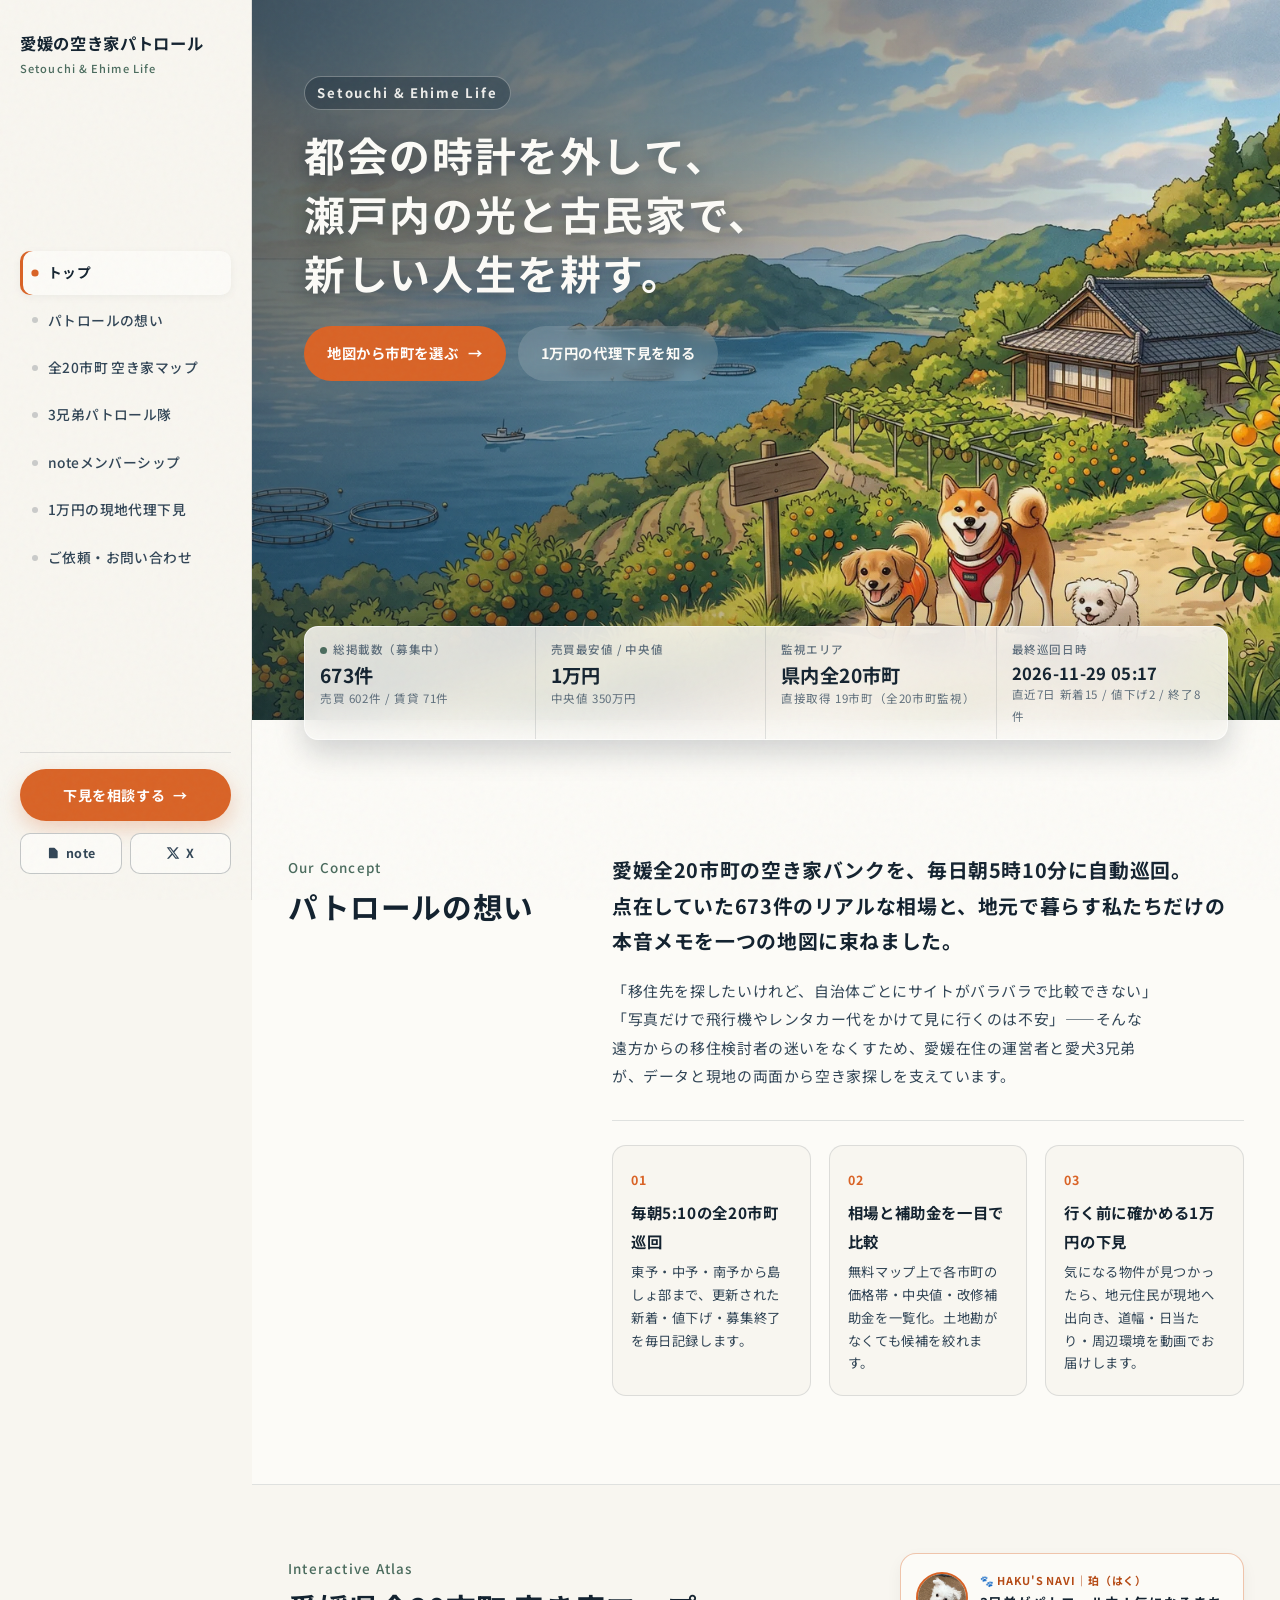
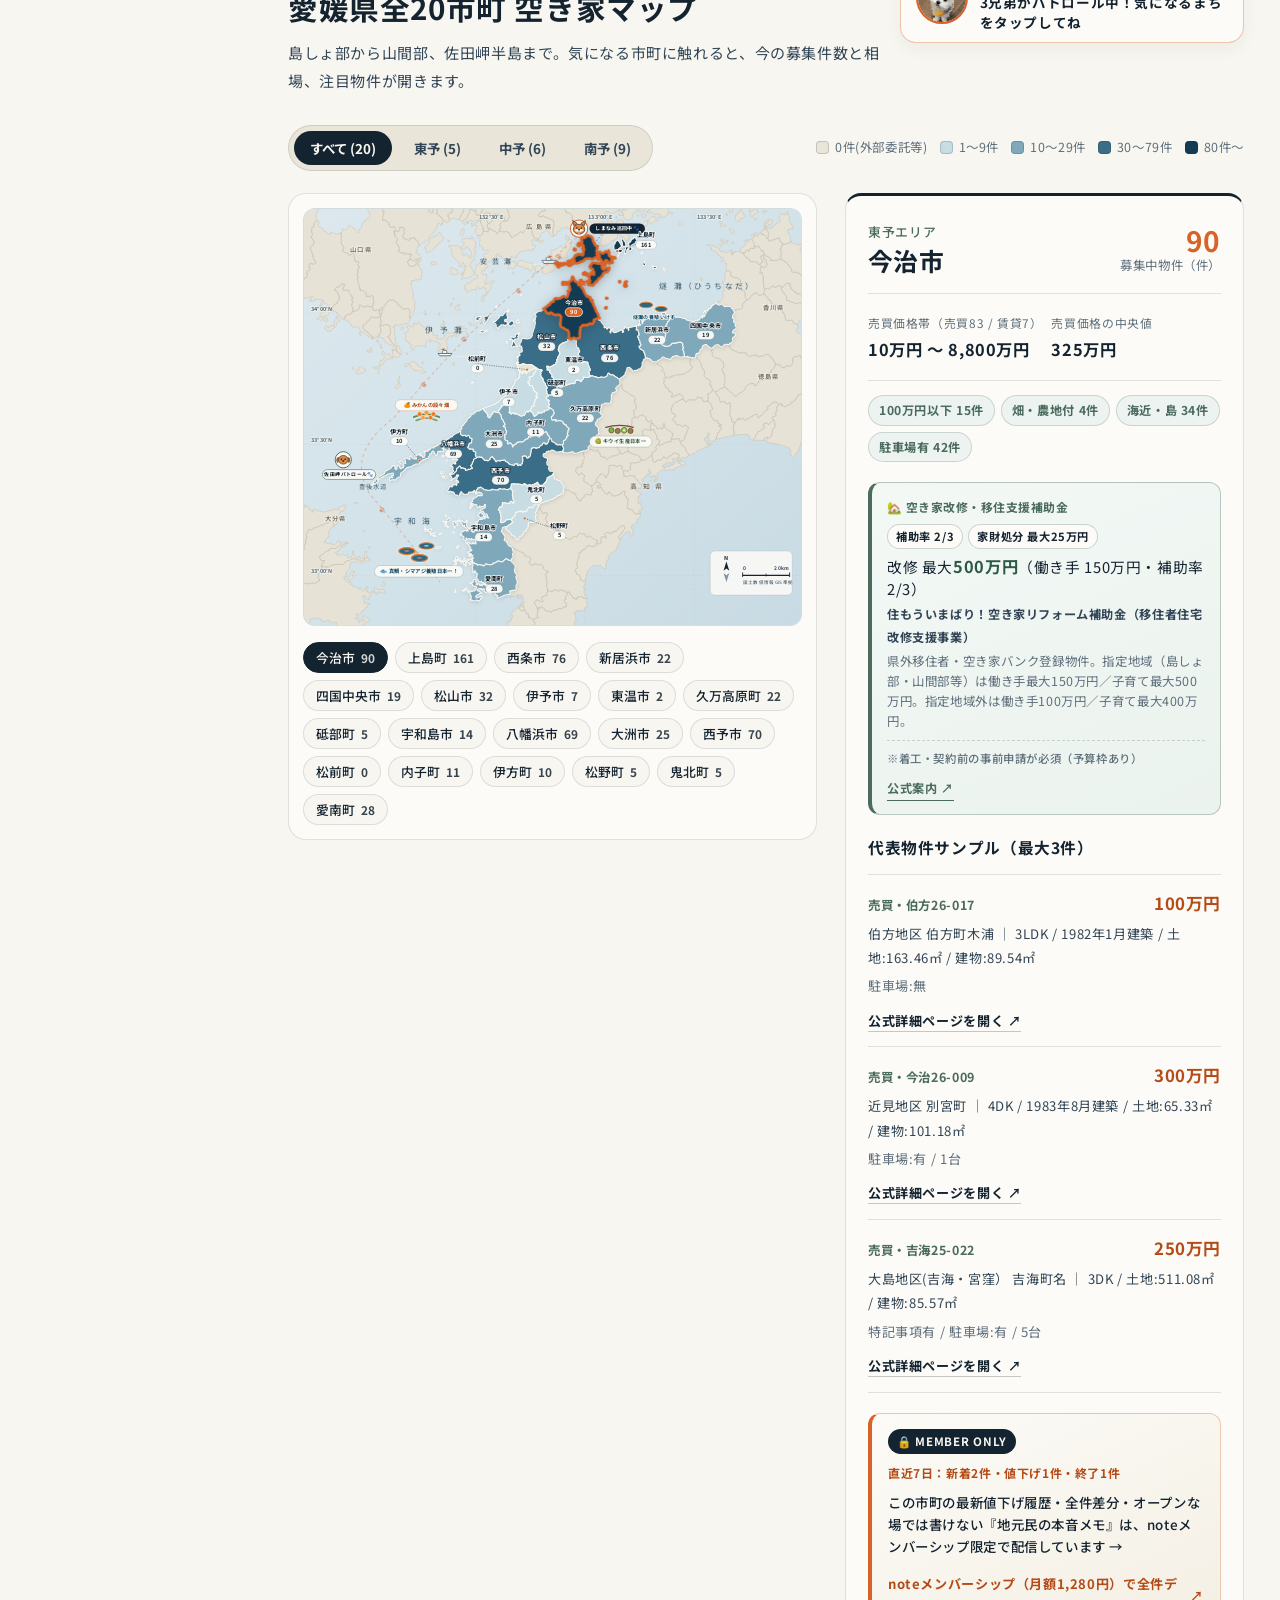
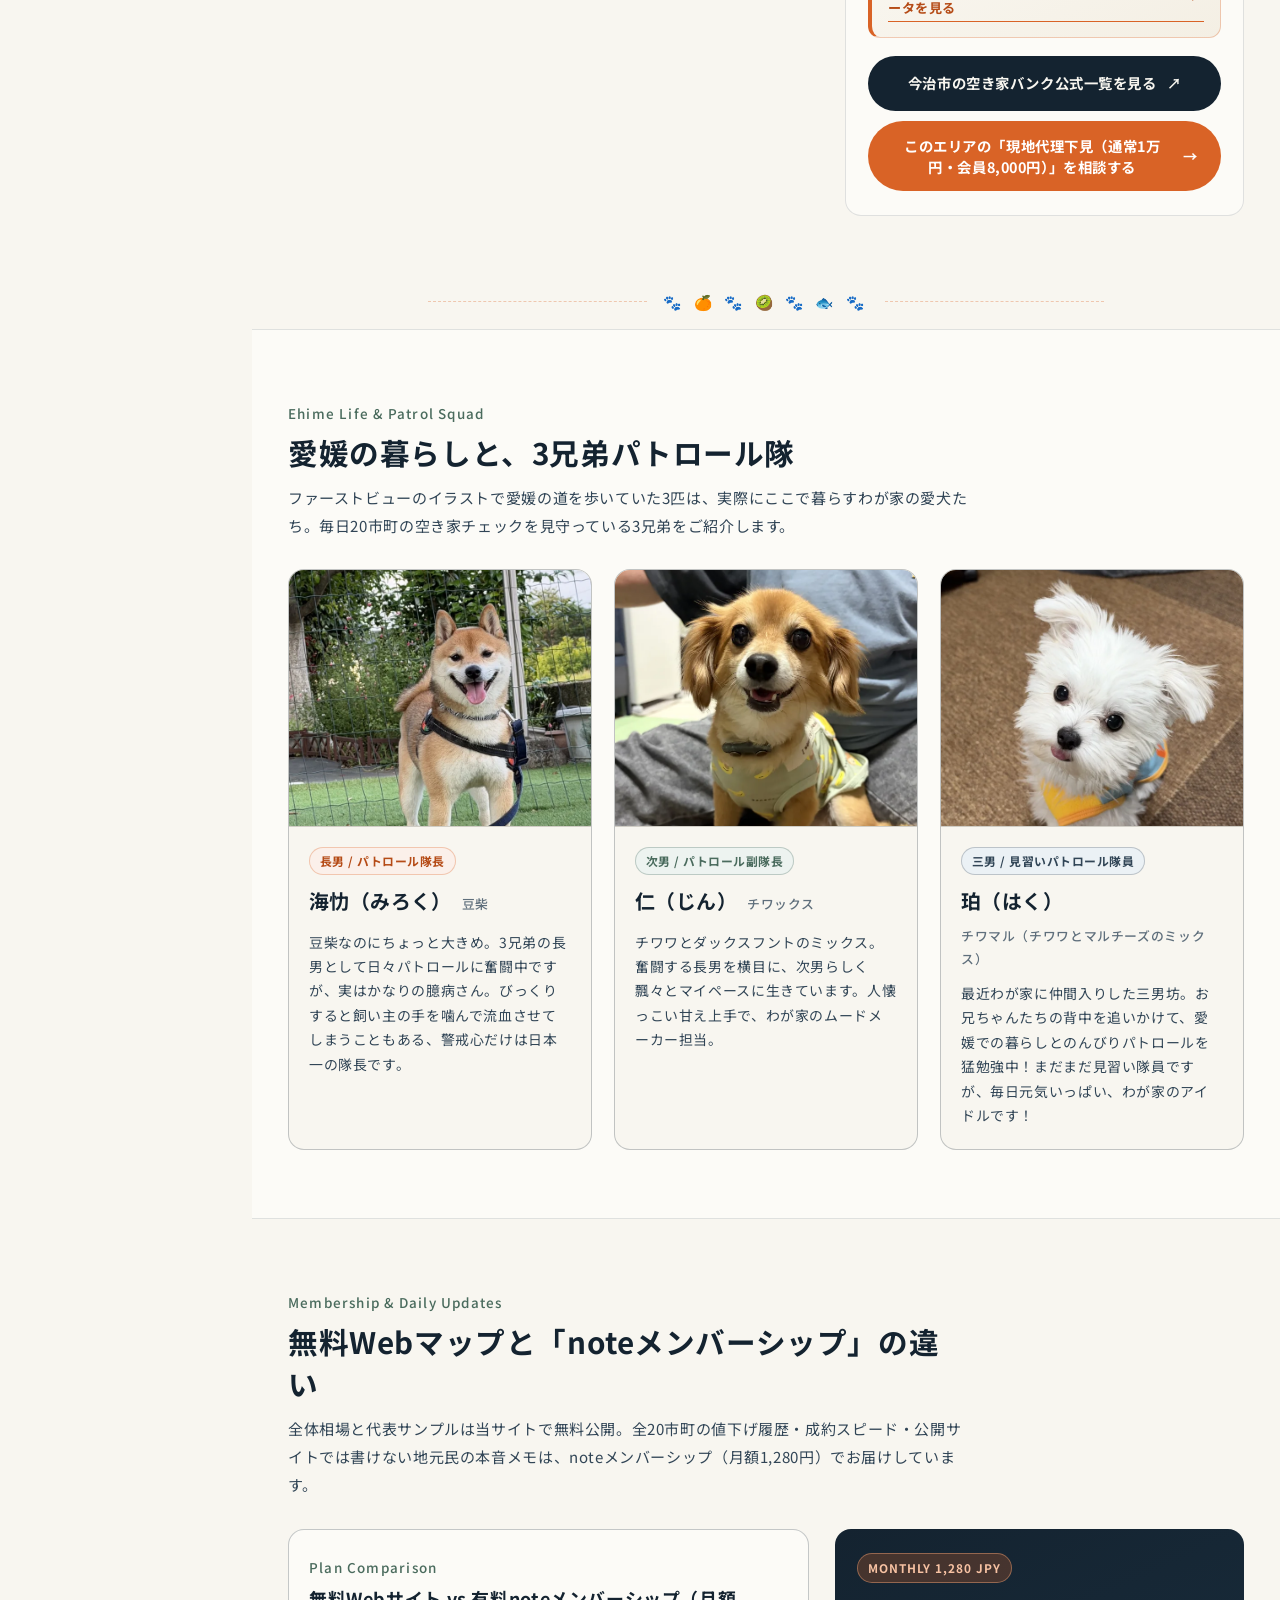
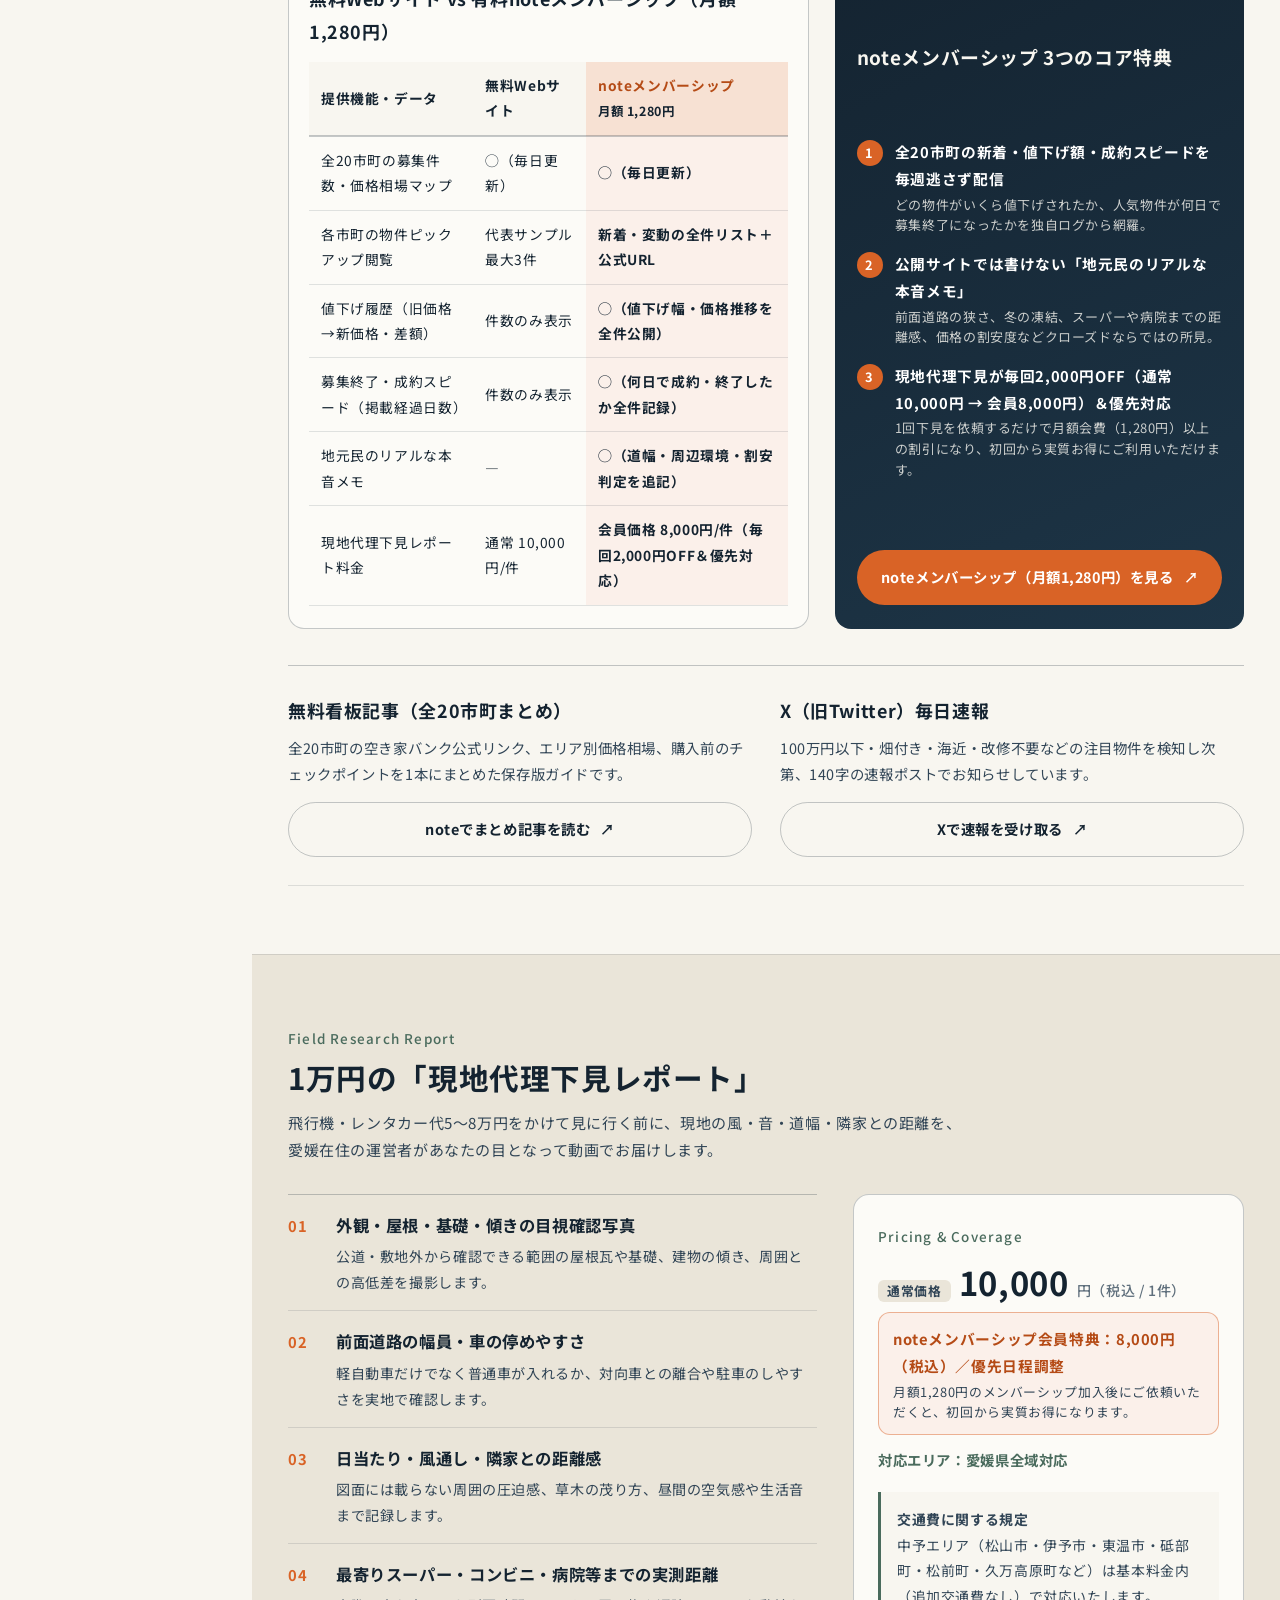
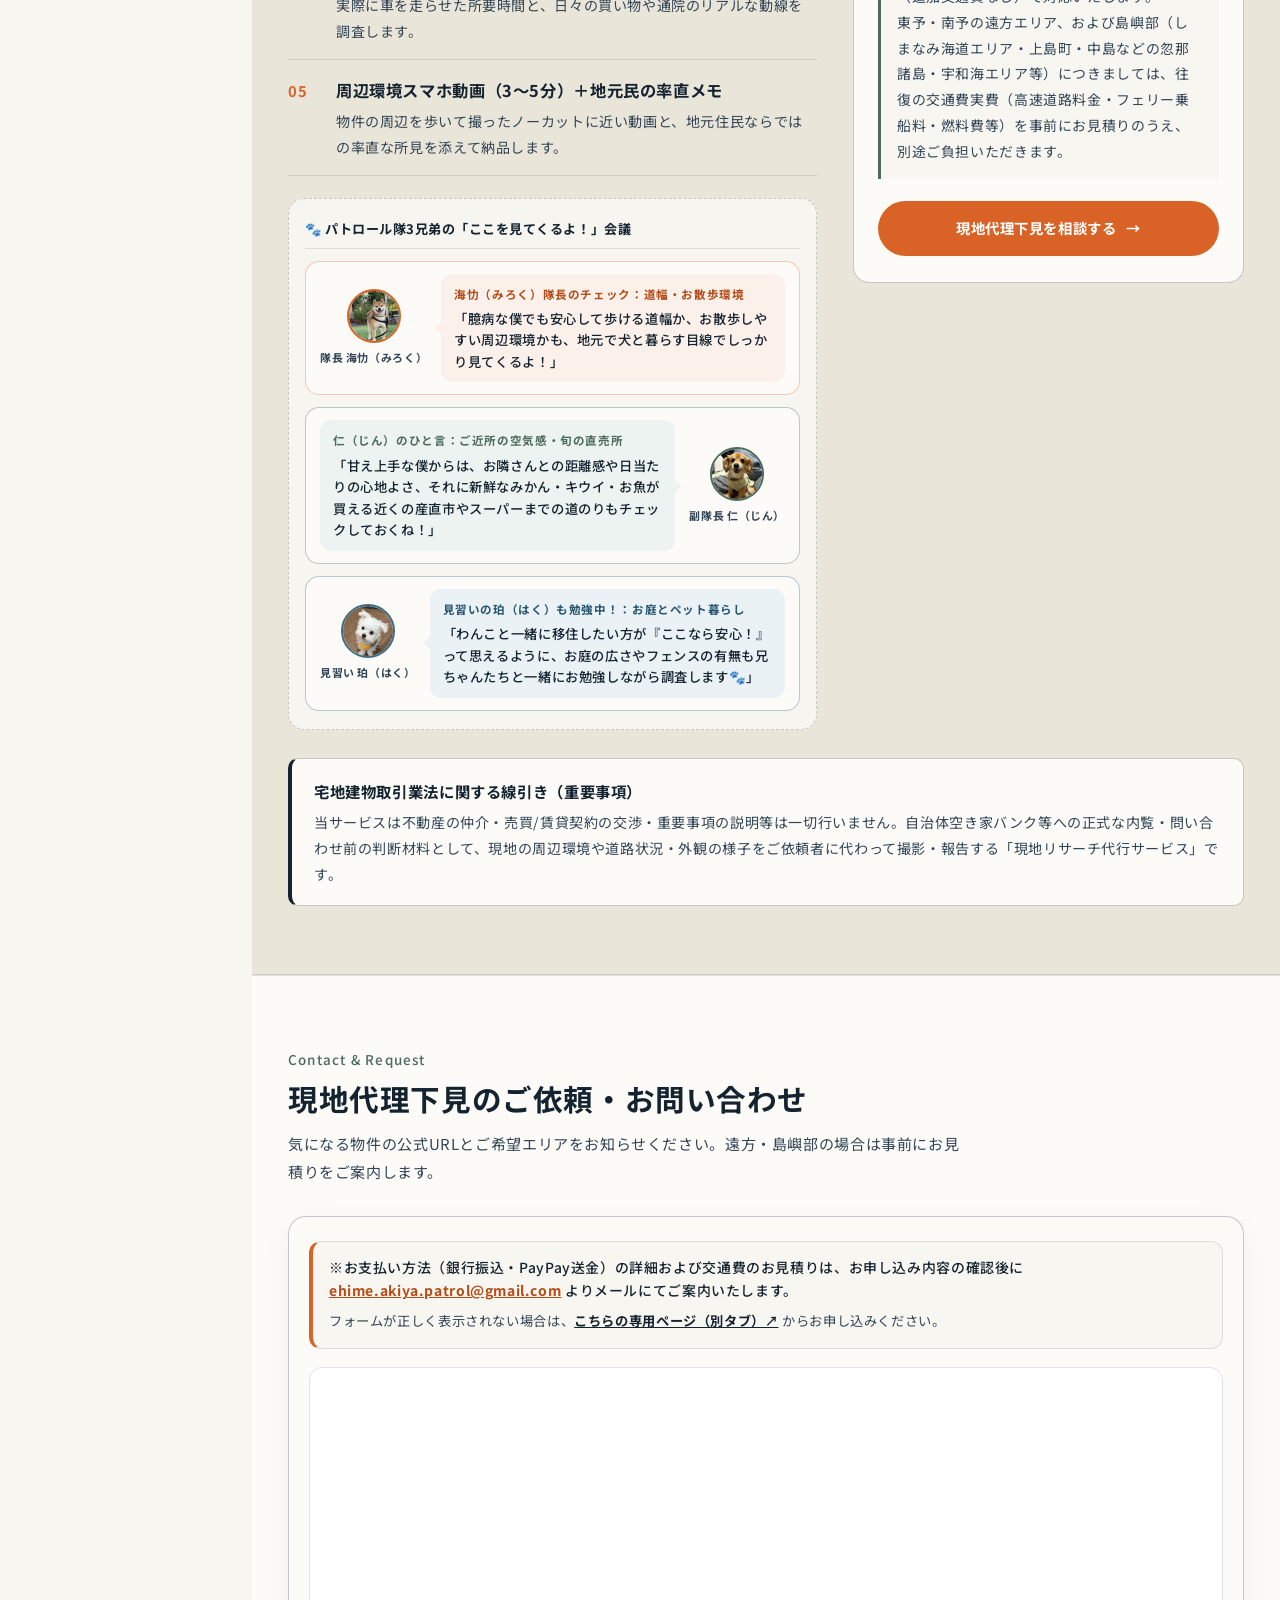
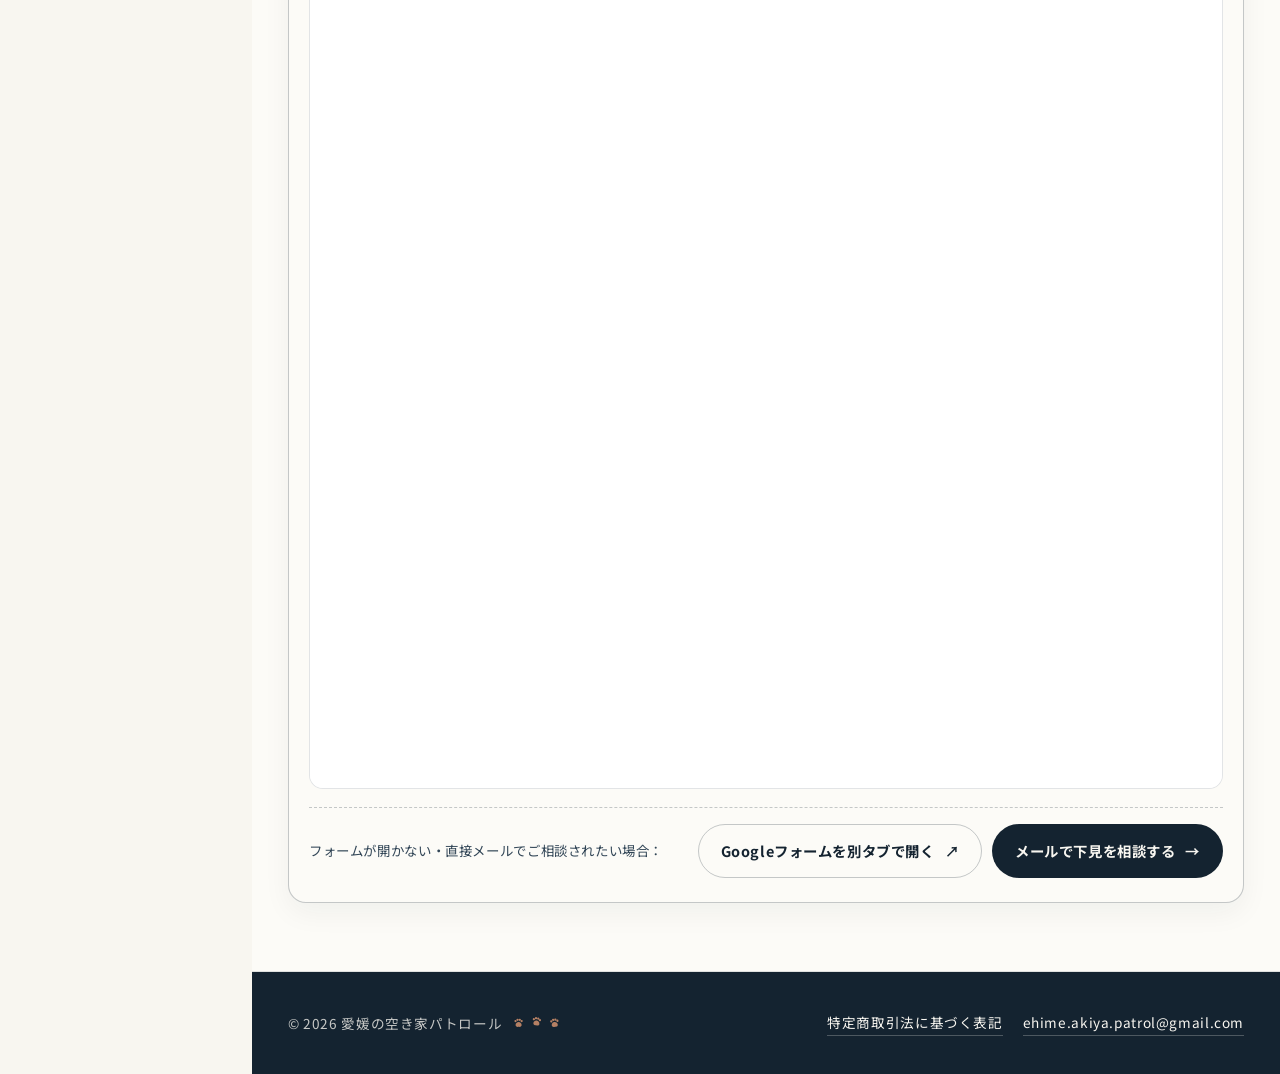
<file: web/index.html>
<!DOCTYPE html>
<html lang="ja">
<head>
  <meta charset="UTF-8" />
  <meta name="viewport" content="width=device-width, initial-scale=1.0" />
  <meta name="google-site-verification" content="HonV-8Y8ErfJvNBc_8k3rvhgHg0JrojRkz2hNtWZhTI" />
  <title>愛媛の空き家パトロール｜全20市町の最新空き家マップ＆1万円の現地代理下見</title>
  <meta name="description" content="愛媛県全20市町の空き家バンクを毎日自動巡回。リアルな相場マップと、地元在住者＋愛犬3兄弟（海忇・仁・珀）による現地代理下見レポートをお届けします。" />
  <link rel="canonical" href="https://ehime-akiya-patrol.pages.dev/" />
  <link rel="icon" href="/assets/favicon.svg" type="image/svg+xml" />
  <meta property="og:type" content="website" />
  <meta property="og:site_name" content="愛媛の空き家パトロール" />
  <meta property="og:url" content="https://ehime-akiya-patrol.pages.dev/" />
  <meta property="og:title" content="愛媛の空き家パトロール｜全20市町の最新空き家マップ＆1万円の現地代理下見" />
  <meta property="og:description" content="愛媛県全20市町の空き家バンクを毎日自動巡回。リアルな相場マップと、地元在住者＋愛犬3兄弟（海忇・仁・珀）による現地代理下見レポートをお届けします。" />
  <meta property="og:image" content="https://ehime-akiya-patrol.pages.dev/assets/ogp.jpg" />
  <meta property="og:image:width" content="1200" />
  <meta property="og:image:height" content="630" />
  <meta name="twitter:card" content="summary_large_image" />
  <meta name="twitter:title" content="愛媛の空き家パトロール｜全20市町の最新空き家マップ＆1万円の現地代理下見" />
  <meta name="twitter:description" content="愛媛県全20市町の空き家バンクを毎日自動巡回。リアルな相場マップと、地元在住者＋愛犬3兄弟（海忇・仁・珀）による現地代理下見レポートをお届けします。" />
  <meta name="twitter:image" content="https://ehime-akiya-patrol.pages.dev/assets/ogp.jpg" />
  <link rel="preconnect" href="https://fonts.googleapis.com" />
  <link rel="preconnect" href="https://fonts.gstatic.com" crossorigin />
  <link href="https://fonts.googleapis.com/css2?family=Noto+Sans+JP:wght@400;500;700&display=swap" rel="stylesheet" />
  <link rel="stylesheet" href="css/style.css" />
</head>
<body>
  <!-- Mobile / Tablet Slim Header (< 1024px) -->
  <header class="mobile-header">
    <div class="mobile-header-inner">
      <a class="brand" href="#top">
        <span class="brand-name">愛媛の空き家パトロール</span>
        <span class="brand-sub">Setouchi &amp; Ehime Life</span>
      </a>
      <div class="mobile-header-actions">
        <a class="mobile-cta" href="#contact-section">下見を相談</a>
        <button
          type="button"
          class="menu-toggle"
          id="menu-toggle"
          aria-label="メニューを開く"
          aria-expanded="false"
          aria-controls="mobile-drawer"
        >
          <span></span>
          <span></span>
          <span></span>
        </button>
      </div>
    </div>
  </header>

  <!-- Mobile / Tablet Slide-in Drawer -->
  <div class="drawer-backdrop" id="drawer-backdrop" aria-hidden="true"></div>
  <aside class="mobile-drawer" id="mobile-drawer" aria-label="モバイルナビゲーション" aria-hidden="true">
    <div class="drawer-head">
      <div>
        <div class="sidebar-brand-title">愛媛の空き家パトロール</div>
        <div class="sidebar-brand-sub">Setouchi &amp; Ehime Life</div>
      </div>
      <button type="button" class="drawer-close" id="drawer-close" aria-label="メニューを閉じる">×</button>
    </div>
    <nav class="drawer-nav" aria-label="サイト内メニュー">
      <a href="#top" data-nav-target="top">トップ</a>
      <a href="#concept-section" data-nav-target="concept-section">パトロールの想い</a>
      <a href="#map-section" data-nav-target="map-section">全20市町 空き家マップ</a>
      <a href="#patrol-dogs-section" data-nav-target="patrol-dogs-section">3兄弟パトロール隊</a>
      <a href="#media-section" data-nav-target="media-section">noteメンバーシップ</a>
      <a href="#inspection-section" data-nav-target="inspection-section">1万円の現地代理下見</a>
      <a href="#contact-section" data-nav-target="contact-section">ご依頼・お問い合わせ</a>
    </nav>
    <div class="sidebar-foot">
      <a class="sidebar-cta" href="#contact-section">
        <span>下見を相談する</span>
        <span class="btn-arrow" aria-hidden="true">→</span>
      </a>
      <div class="sidebar-socials">
        <a class="social-pill" id="drawer-link-note" href="https://note.com/" target="_blank" rel="noopener noreferrer" aria-label="noteを開く">
          <svg viewBox="0 0 24 24" aria-hidden="true"><path d="M5 4.5A1.5 1.5 0 0 1 6.5 3h7.38a1.5 1.5 0 0 1 1.06.44l4.62 4.62a1.5 1.5 0 0 1 .44 1.06V19.5A1.5 1.5 0 0 1 18.5 21h-12A1.5 1.5 0 0 1 5 19.5v-15Zm3 4.5h8v1.8H8V9Zm0 4h8v1.8H8V13Zm0 4h5v1.8H8V17Z"/></svg>
          <span>note</span>
        </a>
        <a class="social-pill" id="drawer-link-x" href="https://x.com/" target="_blank" rel="noopener noreferrer" aria-label="X（旧Twitter）を開く">
          <svg viewBox="0 0 24 24" aria-hidden="true"><path d="M18.244 2.25h3.308l-7.227 8.26 8.502 11.24H16.17l-5.214-6.817L4.99 21.75H1.68l7.73-8.835L1.254 2.25H8.08l4.713 6.231zm-1.161 17.52h1.833L7.084 4.126H5.117z"/></svg>
          <span>X</span>
        </a>
      </div>
    </div>
  </aside>

  <!-- PC Left Fixed Sidebar (>= 1024px) -->
  <aside class="site-sidebar" aria-label="メインナビゲーション">
    <div class="sidebar-top">
      <a class="sidebar-brand" href="#top">
        <span class="sidebar-brand-title">愛媛の空き家パトロール</span>
        <span class="sidebar-brand-sub">Setouchi &amp; Ehime Life</span>
      </a>
    </div>

    <nav class="sidebar-nav" aria-label="セクション移動">
      <a href="#top" class="is-active" data-nav-target="top">
        <span class="nav-dot" aria-hidden="true"></span>
        <span>トップ</span>
      </a>
      <a href="#concept-section" data-nav-target="concept-section">
        <span class="nav-dot" aria-hidden="true"></span>
        <span>パトロールの想い</span>
      </a>
      <a href="#map-section" data-nav-target="map-section">
        <span class="nav-dot" aria-hidden="true"></span>
        <span>全20市町 空き家マップ</span>
      </a>
      <a href="#patrol-dogs-section" data-nav-target="patrol-dogs-section">
        <span class="nav-dot" aria-hidden="true"></span>
        <span>3兄弟パトロール隊</span>
      </a>
      <a href="#media-section" data-nav-target="media-section">
        <span class="nav-dot" aria-hidden="true"></span>
        <span>noteメンバーシップ</span>
      </a>
      <a href="#inspection-section" data-nav-target="inspection-section">
        <span class="nav-dot" aria-hidden="true"></span>
        <span>1万円の現地代理下見</span>
      </a>
      <a href="#contact-section" data-nav-target="contact-section">
        <span class="nav-dot" aria-hidden="true"></span>
        <span>ご依頼・お問い合わせ</span>
      </a>
    </nav>

    <div class="sidebar-foot">
      <a class="sidebar-cta" href="#contact-section">
        <span>下見を相談する</span>
        <span class="btn-arrow" aria-hidden="true">→</span>
      </a>
      <div class="sidebar-socials">
        <a class="social-pill" id="sidebar-link-note" href="https://note.com/" target="_blank" rel="noopener noreferrer" aria-label="noteを開く">
          <svg viewBox="0 0 24 24" aria-hidden="true"><path d="M5 4.5A1.5 1.5 0 0 1 6.5 3h7.38a1.5 1.5 0 0 1 1.06.44l4.62 4.62a1.5 1.5 0 0 1 .44 1.06V19.5A1.5 1.5 0 0 1 18.5 21h-12A1.5 1.5 0 0 1 5 19.5v-15Zm3 4.5h8v1.8H8V9Zm0 4h8v1.8H8V13Zm0 4h5v1.8H8V17Z"/></svg>
          <span>note</span>
        </a>
        <a class="social-pill" id="sidebar-link-x" href="https://x.com/" target="_blank" rel="noopener noreferrer" aria-label="X（旧Twitter）を開く">
          <svg viewBox="0 0 24 24" aria-hidden="true"><path d="M18.244 2.25h3.308l-7.227 8.26 8.502 11.24H16.17l-5.214-6.817L4.99 21.75H1.68l7.73-8.835L1.254 2.25H8.08l4.713 6.231zm-1.161 17.52h1.833L7.084 4.126H5.117z"/></svg>
          <span>X</span>
        </a>
      </div>
    </div>
  </aside>

  <!-- Right Main Workspace -->
  <div class="page-shell">
  <main>
    <!-- 1. Full-Bleed Large Hero Section -->
    <section class="hero-stage" id="top" aria-label="メインビジュアル">
      <div class="hero-media">
        <img
          src="assets/hero_main_web.webp"
          alt="朝日差し込む瀬戸内海・宇和海の海とみかんの段々畑・キウイ棚・古民家を背景に歩く愛犬3兄弟（海忇・仁・珀）"
          class="hero-bg-img"
          width="1600"
          height="893"
          fetchpriority="high"
        />
        <div class="hero-scrim" aria-hidden="true"></div>
      </div>

      <div class="hero-stage-inner">
        <div class="hero-overlay-copy">
          <span class="hero-kicker">Setouchi &amp; Ehime Life</span>
          <h1 class="hero-headline">
            都会の時計を外して、<br />
            瀬戸内の光と古民家で、<br />
            新しい人生を耕す。
          </h1>
          <div class="hero-actions">
            <a class="btn btn-mikan" href="#map-section">
              <span>地図から市町を選ぶ</span>
              <span class="btn-arrow" aria-hidden="true">→</span>
            </a>
            <a class="btn btn-hero-glass" href="#inspection-section">
              <span>1万円の代理下見を知る</span>
            </a>
          </div>
        </div>

        <!-- Live Status Bar (Frosted Glass Strip at Hero Bottom) -->
        <div class="hero-live-wrap">
          <div class="live-bar" role="region" aria-label="リアルタイム巡回ステータス">
            <div class="live-cell">
              <div class="live-label"><span class="live-dot"></span>総掲載数（募集中）</div>
              <div class="live-val" id="stat-total">--件</div>
              <div class="live-sub" id="stat-breakdown">売買 --件 / 賃貸 --件</div>
            </div>
            <div class="live-cell">
              <div class="live-label">売買最安値 / 中央値</div>
              <div class="live-val" id="stat-min-price">--万円</div>
              <div class="live-sub" id="stat-median-price">中央値 --万円</div>
            </div>
            <div class="live-cell">
              <div class="live-label">監視エリア</div>
              <div class="live-val">県内全20市町</div>
              <div class="live-sub" id="stat-covered">直接取得 --市町</div>
            </div>
            <div class="live-cell">
              <div class="live-label">最終巡回日時</div>
              <div class="live-val" id="stat-updated" style="font-size: 1.04rem;">----</div>
              <div class="live-sub" id="stat-recent">直近7日新着・改定 --件</div>
            </div>
          </div>
        </div>
      </div>
    </section>

    <!-- 2. Concept Section (パトロールの想い・導入ストーリー) -->
    <section class="section section-concept reveal" id="concept-section">
      <div class="container">
        <div class="concept-grid">
          <div class="concept-head">
            <span class="en-kicker">Our Concept</span>
            <h2 class="section-title">パトロールの想い</h2>
          </div>
          <div class="concept-body">
            <p class="concept-lead">
              愛媛全20市町の空き家バンクを、毎日朝5時10分に自動巡回。<br class="pc-only" />
              点在していた<span id="lead-total-count" class="num">661</span>件のリアルな相場と、地元で暮らす私たちだけの本音メモを一つの地図に束ねました。
            </p>
            <p class="concept-sub">
              「移住先を探したいけれど、自治体ごとにサイトがバラバラで比較できない」「写真だけで飛行機やレンタカー代をかけて見に行くのは不安」――そんな遠方からの移住検討者の迷いをなくすため、愛媛在住の運営者と愛犬3兄弟が、データと現地の両面から空き家探しを支えています。
            </p>
            <div class="concept-pillars">
              <div class="concept-pillar">
                <span class="pillar-num">01</span>
                <h3>毎朝5:10の全20市町巡回</h3>
                <p>東予・中予・南予から島しょ部まで、更新された新着・値下げ・募集終了を毎日記録します。</p>
              </div>
              <div class="concept-pillar">
                <span class="pillar-num">02</span>
                <h3>相場と補助金を一目で比較</h3>
                <p>無料マップ上で各市町の価格帯・中央値・改修補助金を一覧化。土地勘がなくても候補を絞れます。</p>
              </div>
              <div class="concept-pillar">
                <span class="pillar-num">03</span>
                <h3>行く前に確かめる1万円の下見</h3>
                <p>気になる物件が見つかったら、地元住民が現地へ出向き、道幅・日当たり・周辺環境を動画でお届けします。</p>
              </div>
            </div>
          </div>
        </div>
      </div>
    </section>

    <!-- Interactive Map Section -->
    <section class="section reveal" id="map-section">
      <div class="container">
        <div class="section-head map-section-head">
          <div>
            <span class="en-kicker">Interactive Atlas</span>
            <h2 class="section-title">愛媛県全20市町 空き家マップ</h2>
            <p class="section-desc">
              島しょ部から山間部、佐田岬半島まで。気になる市町に触れると、今の募集件数と相場、注目物件が開きます。
            </p>
          </div>
          <div class="map-haku-guide" aria-label="見習い隊員・珀（はく）のマップ案内">
            <img
              src="assets/dogs/haku_web.webp"
              alt="見習い隊員 珀（はく）"
              class="map-haku-avatar"
              loading="lazy"
              width="88"
              height="88"
            />
            <div class="map-haku-bubble">
              <span class="map-haku-tag">🐾 HAKU'S NAVI｜珀（はく）</span>
              <p>3兄弟がパトロール中！気になるまちをタップしてね</p>
            </div>
          </div>
        </div>

        <div class="atlas-toolbar">
          <div class="region-pills" role="tablist" aria-label="エリア絞り込み">
            <button class="region-tab active" data-region="all" type="button">すべて (20)</button>
            <button class="region-tab" data-region="東予" type="button">東予 (5)</button>
            <button class="region-tab" data-region="中予" type="button">中予 (6)</button>
            <button class="region-tab" data-region="南予" type="button">南予 (9)</button>
          </div>
          <div class="legend" aria-label="件数ヒートマップ凡例">
            <span class="legend-item"><span class="swatch" style="background:#EAE5D9"></span>0件(外部委託等)</span>
            <span class="legend-item"><span class="swatch" style="background:#C8DCE3"></span>1〜9件</span>
            <span class="legend-item"><span class="swatch" style="background:#7FA8BA"></span>10〜29件</span>
            <span class="legend-item"><span class="swatch" style="background:#3A6E88"></span>30〜79件</span>
            <span class="legend-item"><span class="swatch" style="background:#143B54"></span>80件〜</span>
          </div>
        </div>

        <div class="atlas-grid">
          <!-- Left: Organic Ehime Terrain SVG Map -->
          <div class="atlas-canvas">
            <div class="svg-frame">
              <svg id="ehime-map" viewBox="0 0 860 720" role="img" aria-label="国土数値情報GISデータに基づく愛媛県全20市町インタラクティブ地図">
                <defs>
                  <linearGradient id="seaGrad" x1="0" y1="0" x2="1" y2="1">
                    <stop offset="0%" stop-color="#DCE8EE" />
                    <stop offset="55%" stop-color="#D2E2E9" />
                    <stop offset="100%" stop-color="#C8DAE3" />
                  </linearGradient>
                  <filter id="landShadow" x="-5%" y="-5%" width="110%" height="110%">
                    <feDropShadow dx="0" dy="2" stdDeviation="3.5" flood-color="#0E2231" flood-opacity="0.16" />
                  </filter>
                </defs>

                <!-- 瀬戸内海・宇和海 海洋レイヤー -->
                <rect width="860" height="720" fill="url(#seaGrad)" />

                <!-- 経緯度グリッド（Graticule） -->
                <line x1="0" y1="634.1" x2="860" y2="634.1" stroke="rgba(20,35,48,0.08)" stroke-width="0.8" stroke-dasharray="4 4" />
                <line x1="0" y1="407.6" x2="860" y2="407.6" stroke="rgba(20,35,48,0.08)" stroke-width="0.8" stroke-dasharray="4 4" />
                <line x1="0" y1="181.1" x2="860" y2="181.1" stroke="rgba(20,35,48,0.08)" stroke-width="0.8" stroke-dasharray="4 4" />
                <line x1="297.9" y1="0" x2="297.9" y2="720" stroke="rgba(20,35,48,0.08)" stroke-width="0.8" stroke-dasharray="4 4" />
                <line x1="486.6" y1="0" x2="486.6" y2="720" stroke="rgba(20,35,48,0.08)" stroke-width="0.8" stroke-dasharray="4 4" />
                <line x1="675.2" y1="0" x2="675.2" y2="720" stroke="rgba(20,35,48,0.08)" stroke-width="0.8" stroke-dasharray="4 4" />

                <!-- 周辺県（広島・山口・香川・徳島・高知・大分）の海岸線・陸地コンテキスト -->
                <g class="neighbor-land" aria-hidden="true">
                  <path d="M269.7,15.1L268.9,16.7L267.9,18.3L274.1,21.1L277.4,19.3L282.6,14.1L283.9,9.8L286.7,5.7L286.9,1.1L285.8,-1.9L286.6,-2.9L284.9,-6.1L283.5,-7.1L282.6,-4.3L280.0,-2.5L278.6,-2.6L276.5,0.3L276.1,5.1L274.4,7.0L269.7,15.1Z M285.8,-1.9L290.9,2.1L294.8,2.8L297.8,4.7L296.4,2.0L299.5,-2.1L300.5,-1.6L303.4,-3.1L304.4,-6.2L309.7,-9.9L313.3,-8.1L315.5,-10.2L323.2,-13.7L325.2,-16.6L323.2,-17.9L321.9,-20.5L321.6,-23.5L317.8,-26.4L317.1,-28.8L314.4,-28.0L310.0,-28.1L308.5,-25.4L307.7,-21.9L304.2,-22.3L302.3,-20.7L300.4,-21.4L296.7,-18.4L294.1,-19.8L288.6,-16.3L284.3,-11.8L283.5,-7.1L284.9,-6.1L286.6,-2.9L285.8,-1.9Z M275.6,33.5L272.5,36.1L272.9,38.5L269.3,43.9L272.2,46.1L276.2,44.1L277.4,37.1L276.9,33.7L275.6,33.5Z M291.0,23.9L289.2,24.4L290.7,31.0L292.9,28.9L292.5,25.2L291.0,23.9Z M282.9,21.7L282.3,25.4L284.7,26.0L284.0,22.3L282.9,21.7Z M304.8,17.0L304.7,16.3L304.8,17.2L304.8,17.0Z M274.1,21.1L274.5,24.5L276.8,26.8L279.0,26.7L278.9,24.0L280.0,21.3L286.3,21.2L289.8,19.5L291.4,20.9L294.9,21.0L296.6,19.4L300.3,19.9L304.6,15.7L303.7,13.3L304.1,11.2L298.5,10.7L297.8,4.7L294.8,2.8L290.9,2.1L285.8,-1.9L286.9,1.1L286.7,5.7L283.9,9.8L282.6,14.1L277.4,19.3L274.1,21.1Z M283.5,-7.1L284.3,-11.8L281.2,-11.1L279.5,-11.9L276.0,-10.5L268.2,-13.5L265.7,-11.5L265.6,-9.6L263.3,-6.4L262.5,-3.1L261.0,-1.5L256.8,-4.1L253.9,-1.6L253.4,-0.2L257.5,2.0L255.5,5.0L255.3,7.1L252.6,6.5L249.2,9.9L249.5,13.4L252.0,17.6L259.3,16.6L259.9,15.6L265.2,19.3L267.9,18.3L268.9,16.7L269.7,15.1L274.4,7.0L276.1,5.1L276.5,0.3L278.6,-2.6L280.0,-2.5L282.6,-4.3L283.5,-7.1Z M294.1,-19.8L293.6,-23.7L296.4,-33.2L301.9,-39.3L302.1,-45.4L300.9,-49.2L298.8,-51.6L296.7,-52.2L293.0,-50.9L293.2,-47.3L291.1,-46.5L292.5,-41.5L291.7,-40.1L287.4,-40.1L281.7,-41.2L280.0,-43.3L278.6,-42.4L272.4,-43.9L268.9,-42.5L269.0,-40.4L263.6,-40.0L261.4,-38.4L256.0,-39.7L255.5,-41.5L256.7,-47.6L252.7,-50.5L252.7,-52.3L240.5,-52.8L239.3,-54.3L237.9,-52.3L238.7,-50.3L238.2,-44.8L236.2,-42.4L233.3,-41.1L234.0,-38.9L231.7,-36.8L228.7,-35.3L225.8,-35.2L225.4,-33.5L227.7,-31.2L228.1,-28.6L226.2,-25.9L230.2,-23.1L234.5,-17.3L237.3,-18.7L241.9,-18.1L244.6,-19.5L244.8,-22.4L247.3,-21.6L251.4,-22.0L251.8,-20.6L255.9,-20.9L255.3,-18.1L255.7,-15.4L258.2,-16.2L260.3,-14.3L265.7,-13.1L265.7,-11.5L268.2,-13.5L276.0,-10.5L279.5,-11.9L281.2,-11.1L284.3,-11.8L288.6,-16.3L294.1,-19.8Z M325.2,-16.6L327.0,-19.4L330.0,-21.8L333.3,-23.6L335.9,-26.1L336.6,-30.9L337.9,-32.6L338.3,-36.8L336.1,-37.9L336.8,-39.6L339.1,-41.0L342.7,-41.2L346.4,-44.6L348.3,-48.6L352.4,-47.8L354.2,-52.0L356.8,-56.0L359.4,-57.4L360.3,-59.7L363.5,-59.2L367.5,-57.6L370.8,-58.7L371.9,-61.6L368.5,-64.2L370.4,-66.4L368.7,-71.1L369.6,-73.4L367.1,-75.1L368.0,-78.1L371.2,-83.4L370.7,-86.1L365.5,-92.5L362.7,-93.8L360.1,-93.8L356.0,-90.5L352.9,-91.6L347.9,-89.4L344.9,-90.7L343.1,-90.1L340.8,-91.3L338.9,-89.0L339.6,-87.2L338.8,-84.4L334.2,-84.1L332.0,-82.4L332.2,-79.5L327.4,-74.4L325.6,-74.0L324.1,-78.3L322.7,-78.1L320.8,-80.2L317.1,-80.9L314.5,-83.3L312.5,-83.1L309.5,-85.4L310.3,-86.6L307.3,-93.6L305.3,-93.9L302.4,-89.1L297.7,-87.9L297.3,-90.2L293.3,-93.4L290.9,-93.5L290.5,-96.0L287.5,-97.4L284.5,-97.0L281.6,-92.2L279.0,-90.6L274.9,-87.1L271.8,-89.5L270.0,-92.2L268.0,-92.1L266.0,-90.3L262.0,-91.8L260.2,-92.5L258.2,-90.3L256.5,-86.9L257.1,-84.1L255.4,-83.1L255.7,-78.6L256.7,-77.6L256.4,-73.6L250.7,-67.2L248.0,-65.8L247.8,-63.6L245.1,-62.7L242.3,-59.4L239.0,-57.6L239.3,-54.3L240.5,-52.8L252.7,-52.3L252.7,-50.5L256.7,-47.6L255.5,-41.5L256.0,-39.7L261.4,-38.4L263.6,-40.0L269.0,-40.4L268.9,-42.5L272.4,-43.9L278.6,-42.4L280.0,-43.3L281.7,-41.2L287.4,-40.1L291.7,-40.1L292.5,-41.5L291.1,-46.5L293.2,-47.3L293.0,-50.9L296.7,-52.2L298.8,-51.6L300.9,-49.2L302.1,-45.4L301.9,-39.3L296.4,-33.2L293.6,-23.7L294.1,-19.8L296.7,-18.4L300.4,-21.4L302.3,-20.7L304.2,-22.3L307.7,-21.9L308.5,-25.4L310.0,-28.1L314.4,-28.0L317.1,-28.8L317.8,-26.4L321.6,-23.5L321.9,-20.5L323.2,-17.9L325.2,-16.6Z M305.2,19.6L305.1,19.0L301.8,20.9L305.2,19.6Z M305.2,19.6L306.6,26.2L309.3,29.9L310.6,37.7L311.7,38.5L318.5,39.4L319.3,34.8L317.5,30.9L317.3,27.2L318.5,25.2L316.4,19.4L312.7,17.3L312.3,18.8L308.6,17.9L305.2,19.6Z M313.3,-8.1L311.4,-4.9L308.6,2.8L308.4,5.1L306.8,5.8L303.6,9.8L304.1,11.2L303.7,13.3L304.6,15.7L304.7,16.3L304.8,17.0L308.3,14.2L309.7,10.7L315.4,6.2L319.8,6.6L323.2,8.2L322.9,10.7L327.7,11.4L328.6,8.6L332.5,8.7L335.0,9.6L336.2,8.8L341.1,11.3L344.3,12.1L347.5,17.3L346.1,21.1L351.8,21.0L352.4,17.2L354.9,15.9L355.9,14.0L354.6,10.5L354.3,7.3L352.4,5.0L353.2,1.7L350.9,0.3L352.4,-6.1L355.4,-10.2L358.2,-10.7L360.6,-12.6L359.6,-17.1L356.3,-19.8L353.6,-17.2L351.3,-19.1L349.2,-19.8L348.2,-22.8L344.7,-21.1L341.5,-21.2L340.9,-23.3L338.7,-25.7L335.9,-26.1L333.3,-23.6L330.0,-21.8L327.0,-19.4L325.2,-16.6L323.2,-13.7L315.5,-10.2L313.3,-8.1Z M265.7,-11.5L265.7,-13.1L260.3,-14.3L258.2,-16.2L255.7,-15.4L255.3,-18.1L255.9,-20.9L251.8,-20.6L251.4,-22.0L247.3,-21.6L244.8,-22.4L244.6,-19.5L241.9,-18.1L237.3,-18.7L234.5,-17.3L230.2,-23.1L226.2,-25.9L228.1,-28.6L227.7,-31.2L225.4,-33.5L225.8,-35.2L228.7,-35.3L231.7,-36.8L234.0,-38.9L233.3,-41.1L236.2,-42.4L238.2,-44.8L238.7,-50.3L237.9,-52.3L239.3,-54.3L239.0,-57.6L242.3,-59.4L245.1,-62.7L246.5,-66.9L242.3,-70.1L238.6,-68.9L237.8,-70.4L234.2,-70.4L224.4,-68.4L219.6,-66.9L219.3,-65.7L214.5,-64.6L211.0,-61.4L209.5,-61.7L203.3,-58.9L199.7,-53.1L200.8,-50.1L199.5,-48.8L197.3,-50.4L196.0,-49.7L190.4,-51.9L186.9,-49.8L186.2,-45.1L183.3,-43.8L180.6,-44.6L184.8,-41.3L186.0,-38.5L183.5,-35.3L182.3,-30.9L182.3,-26.1L183.3,-24.2L176.7,-19.4L181.5,-16.0L182.3,-14.3L181.3,-11.1L183.1,-7.3L191.6,-7.5L191.9,-9.1L195.7,-14.2L198.2,-14.2L201.8,-10.7L203.4,-10.8L205.3,-8.2L205.4,-6.5L215.4,-4.4L216.7,-1.2L216.1,-0.2L216.6,4.5L219.9,6.5L222.5,7.0L223.8,3.2L222.6,0.3L222.3,-3.4L224.4,-6.7L226.8,-8.8L227.9,-7.3L227.4,-4.7L228.8,-2.9L231.6,-2.8L230.3,1.1L230.4,5.3L228.9,8.4L231.4,9.1L235.6,12.5L235.9,14.5L238.5,15.1L240.2,19.6L245.2,19.9L246.9,23.7L251.5,21.5L250.8,18.1L252.0,17.6L249.5,13.4L249.2,9.9L252.6,6.5L255.3,7.1L255.5,5.0L257.5,2.0L253.4,-0.2L253.9,-1.6L256.8,-4.1L261.0,-1.5L262.5,-3.1L263.3,-6.4L265.6,-9.6L265.7,-11.5Z M310.5,147.4L309.8,147.8L308.0,154.8L305.3,157.7L307.1,159.1L310.7,159.9L312.5,150.3L310.5,147.4Z M316.6,145.1L315.6,145.5L313.4,149.9L317.0,148.6L316.6,145.1Z M407.2,125.6L405.9,129.3L409.4,129.3L407.2,125.6Z M401.7,110.6L399.6,110.6L395.4,112.0L396.0,114.0L401.7,110.6Z M362.6,108.7L360.5,110.8L363.0,112.8L362.6,108.7Z M327.4,104.9L324.8,107.0L324.3,109.8L327.8,109.0L327.4,104.9Z M409.3,105.0L410.9,101.3L408.1,97.4L406.1,95.5L404.1,96.1L402.9,98.6L400.3,101.2L400.6,108.1L404.4,108.2L408.4,106.2L409.3,105.0Z M429.6,92.2L427.3,94.2L424.0,95.1L423.0,97.0L420.0,96.3L418.1,98.1L413.9,100.7L412.4,102.9L413.4,107.8L411.4,109.3L412.1,110.9L415.1,111.2L417.9,112.7L421.4,111.6L425.8,109.4L428.5,108.7L433.3,105.0L437.0,101.0L437.0,99.7L433.9,98.5L428.9,93.6L429.6,92.2Z M418.7,92.8L415.6,92.6L414.5,95.6L418.7,94.7L418.7,92.8Z M311.1,90.3L308.1,90.4L304.9,93.9L300.8,95.6L299.1,97.1L296.2,104.2L295.4,107.5L295.3,111.3L296.9,114.4L299.6,114.2L301.0,115.8L299.5,120.7L296.4,120.8L293.7,121.9L289.1,125.1L287.4,127.5L282.2,128.8L279.8,130.4L278.2,133.8L278.2,138.4L280.5,138.4L281.7,142.6L283.7,143.8L287.4,141.2L292.1,139.9L297.4,139.9L298.7,134.3L300.4,134.0L303.2,136.2L302.4,137.8L307.2,137.9L310.2,134.1L312.2,138.2L313.5,136.1L315.2,136.7L314.2,139.7L315.9,140.3L316.6,145.0L319.2,143.7L323.5,137.1L324.3,128.9L326.6,128.6L329.3,125.6L325.9,123.5L320.8,128.0L316.5,127.9L315.7,130.3L313.0,131.1L313.1,128.6L312.1,126.2L314.2,125.5L315.7,122.7L316.6,113.4L315.4,113.0L309.6,114.3L309.3,111.7L306.1,109.7L309.7,106.1L310.9,107.8L313.0,106.6L313.5,102.6L319.0,100.2L317.6,98.5L317.8,96.5L315.8,95.2L311.4,96.1L310.5,94.3L312.3,91.0L311.1,90.3Z M364.0,89.4L357.0,92.2L354.0,96.6L354.1,99.0L352.5,102.7L354.7,103.8L357.1,101.3L361.4,103.7L364.4,101.8L366.1,97.7L367.5,96.0L367.0,93.9L364.0,92.4L364.0,89.4Z M377.9,88.8L372.9,88.7L370.8,89.8L369.4,92.1L368.1,98.4L371.3,98.5L375.0,99.9L378.2,99.1L379.7,102.6L382.1,104.4L384.0,102.8L388.1,102.7L390.0,106.8L391.9,107.4L395.9,105.0L396.1,103.1L398.1,100.9L397.8,98.7L394.0,98.3L395.8,94.1L393.5,93.0L390.3,93.7L388.0,92.1L384.2,91.4L381.4,91.8L377.9,88.8Z M311.7,38.5L309.6,39.1L309.3,43.1L305.2,46.5L302.7,45.4L300.9,46.7L301.4,48.5L305.1,53.3L303.4,59.8L304.2,61.5L303.4,64.7L306.6,64.0L309.4,67.0L308.9,70.4L311.3,70.7L315.0,72.3L317.5,71.2L320.0,73.2L316.2,77.6L312.3,77.5L309.9,80.4L314.5,86.1L312.4,92.4L313.2,93.0L318.1,93.0L318.7,91.9L324.0,90.2L331.0,84.3L333.2,84.8L334.2,82.9L331.9,81.5L334.2,77.2L337.8,78.5L336.7,81.4L339.1,82.1L341.8,81.1L341.5,83.6L345.5,85.4L345.7,87.6L347.7,87.6L350.1,89.0L354.9,88.4L358.9,86.4L357.4,84.1L358.4,82.5L361.1,81.8L366.0,85.6L368.3,84.0L367.8,80.3L369.4,79.8L373.4,74.4L381.1,71.9L384.1,72.6L385.9,71.2L388.4,70.9L392.1,71.6L393.7,73.0L396.2,72.0L395.4,69.4L399.1,68.0L400.7,66.4L400.6,63.8L397.9,62.1L395.4,63.2L396.0,59.7L393.7,56.2L394.6,53.5L398.3,53.5L399.0,54.3L405.6,55.6L403.9,53.6L404.0,51.5L401.7,50.5L400.1,51.1L395.8,47.0L396.7,45.4L394.5,41.7L394.6,36.1L394.0,31.9L393.1,30.1L389.5,31.3L388.5,33.0L383.5,35.2L378.9,41.5L374.9,39.2L369.9,43.9L365.0,45.9L359.8,50.4L358.4,48.3L354.4,40.1L352.7,40.7L350.6,38.4L346.8,40.0L343.8,39.5L338.3,37.6L334.7,42.9L333.0,41.9L330.8,38.2L328.3,38.1L324.9,36.1L323.6,36.4L322.4,33.6L319.3,34.8L318.5,39.4L311.7,38.5Z M482.5,38.0L482.9,42.1L484.5,42.9L486.2,41.6L484.7,39.3L482.5,38.0Z M462.9,34.1L466.4,40.5L467.3,37.9L465.0,34.5L462.9,34.1Z M490.6,32.0L489.9,29.9L490.9,27.3L490.3,25.2L487.5,22.8L484.3,22.9L482.8,21.7L481.1,24.0L478.9,23.4L471.8,19.5L467.8,21.6L466.3,19.6L464.0,19.2L464.1,11.8L460.9,8.1L459.1,8.1L457.4,5.9L455.2,6.7L453.1,5.9L453.8,3.6L450.7,0.4L452.0,-2.6L451.7,-7.3L450.4,-13.4L447.7,-12.9L445.4,-7.3L446.6,-5.7L442.1,-3.0L440.0,-2.8L436.9,-5.0L430.7,-6.7L430.0,-8.8L425.0,-8.8L424.4,-10.3L419.5,-8.5L416.0,-11.2L413.3,-9.4L409.0,-9.2L406.8,-10.8L404.5,-9.4L406.7,-4.4L412.6,-2.9L415.4,-1.6L417.2,3.4L412.3,3.3L409.7,4.9L409.5,6.4L406.8,8.2L405.5,10.9L406.6,12.9L409.1,13.6L414.6,11.6L416.0,13.9L417.5,13.8L424.7,17.2L431.7,20.0L432.4,23.6L432.5,30.4L431.2,32.8L430.4,38.3L430.5,41.6L431.7,44.1L431.7,46.7L434.6,46.2L436.9,42.9L439.5,41.8L437.1,39.8L439.1,38.5L442.8,38.1L444.0,35.1L446.5,33.2L448.9,33.4L453.1,32.6L455.0,30.4L456.4,33.5L460.5,33.2L465.8,28.8L469.0,28.4L472.5,29.4L473.3,28.4L480.2,31.0L482.8,30.3L484.5,28.2L487.2,29.4L488.8,31.5L490.6,32.0Z M528.9,17.9L526.0,19.3L526.0,23.8L523.9,27.7L524.0,32.5L522.8,34.5L525.8,35.1L528.1,37.4L530.3,36.4L533.7,31.2L534.3,28.1L532.8,21.1L528.9,17.9Z M527.0,14.3L523.9,16.7L526.8,17.2L527.0,14.3Z M490.6,32.0L498.1,30.3L501.8,30.8L503.7,29.7L506.1,26.0L509.2,24.7L514.3,25.6L516.4,24.6L517.2,22.8L518.2,15.5L521.7,4.9L523.8,4.3L526.9,4.8L530.9,7.5L534.7,7.8L539.2,4.8L544.6,2.3L547.9,-1.4L545.7,-2.9L542.8,-0.7L540.9,-1.5L541.5,-4.8L538.6,-6.1L540.5,-9.9L544.4,-12.8L543.2,-14.6L545.5,-17.0L543.4,-20.6L537.2,-21.7L537.0,-25.3L534.0,-26.7L532.2,-32.1L529.8,-32.2L529.5,-36.6L530.6,-39.0L527.1,-43.3L523.9,-44.1L522.7,-40.9L517.7,-38.6L514.8,-39.2L513.3,-42.9L511.1,-42.8L509.4,-41.3L507.2,-42.7L505.9,-45.3L506.5,-48.6L510.2,-52.6L510.8,-54.8L512.5,-55.9L512.3,-58.3L516.8,-58.6L516.8,-61.3L519.1,-63.2L517.6,-65.1L516.8,-68.0L509.8,-70.0L508.0,-72.2L504.1,-73.2L502.2,-74.6L499.1,-72.7L498.9,-71.1L495.4,-68.9L494.2,-69.9L490.9,-69.8L486.5,-68.3L485.5,-67.1L483.2,-68.9L482.4,-71.0L478.7,-73.2L476.2,-75.6L475.7,-77.2L472.0,-76.1L470.9,-80.1L467.1,-81.7L465.7,-81.0L461.9,-84.1L457.6,-83.8L458.1,-86.4L453.9,-86.7L449.9,-85.0L449.6,-82.1L447.4,-83.1L443.8,-79.4L441.0,-79.2L441.6,-75.0L442.9,-72.2L441.0,-69.8L438.5,-68.4L435.5,-68.1L433.7,-66.7L431.3,-68.1L430.4,-65.7L432.4,-56.4L436.7,-54.5L443.6,-53.8L446.8,-48.6L446.6,-46.5L451.0,-37.9L453.2,-38.7L453.4,-34.1L456.1,-32.2L456.7,-30.7L454.9,-26.3L453.6,-27.3L450.6,-27.2L448.4,-29.7L445.0,-28.5L449.7,-21.9L449.9,-19.6L447.2,-17.6L446.5,-15.8L447.7,-12.9L450.4,-13.4L451.7,-7.3L452.0,-2.6L450.7,0.4L453.8,3.6L453.1,5.9L455.2,6.7L457.4,5.9L459.1,8.1L460.9,8.1L464.1,11.8L464.0,19.2L466.3,19.6L467.8,21.6L471.8,19.5L478.9,23.4L481.1,24.0L482.8,21.7L484.3,22.9L487.5,22.8L490.3,25.2L490.9,27.3L489.9,29.9L490.6,32.0Z M536.9,37.5L534.0,38.3L531.1,40.5L527.4,40.4L525.0,41.8L522.8,42.0L522.6,39.2L520.2,39.3L518.3,41.4L518.2,43.7L514.4,51.3L513.8,54.8L512.3,57.1L512.0,60.5L514.0,63.3L517.7,65.1L525.0,63.0L525.7,61.6L529.0,60.4L529.6,57.8L533.8,54.8L537.2,54.2L537.5,53.0L541.8,50.9L542.8,44.7L539.8,38.5L536.9,37.5Z M516.3,30.2L513.8,31.1L511.6,33.5L510.0,38.5L510.3,41.6L512.7,44.0L515.5,44.5L517.5,43.6L517.8,40.7L519.5,39.2L517.9,35.3L517.7,32.5L516.3,30.2Z M543.8,18.6L542.3,19.0L542.5,22.9L538.6,25.4L537.2,30.2L537.3,32.1L539.9,33.3L542.8,38.6L543.9,42.6L545.4,45.6L552.3,48.7L554.7,53.9L558.8,56.5L561.8,54.5L560.6,51.5L563.9,49.0L563.4,47.0L560.0,46.3L559.6,45.2L561.6,41.7L566.2,38.9L566.0,36.7L563.4,36.5L563.4,34.7L561.4,31.5L560.6,27.9L557.9,29.0L553.2,25.4L552.0,19.1L548.0,18.9L545.4,19.5L543.8,18.6Z M541.5,13.1L538.6,14.7L538.9,16.8L541.3,16.5L541.5,13.1Z M577.8,9.1L576.4,11.3L578.8,13.1L579.6,11.2L577.8,9.1Z M585.1,6.9L583.7,9.5L586.2,15.5L589.0,15.6L591.0,13.5L592.0,8.8L589.6,9.7L585.1,6.9Z M547.8,3.7L544.4,6.2L545.5,11.5L548.1,10.8L551.7,11.7L551.6,8.6L549.9,5.7L547.8,3.7Z M567.9,-4.2L562.2,-2.2L558.3,1.4L553.6,1.8L551.6,3.2L550.7,5.7L552.3,8.6L553.2,13.1L552.4,15.1L555.2,16.3L555.9,18.7L558.0,19.3L559.9,18.2L562.1,18.6L566.8,16.5L568.8,13.4L568.8,10.5L570.1,7.8L576.0,3.8L576.2,0.1L575.4,-3.1L570.2,-3.1L567.9,-4.2Z M594.2,5.3L598.5,0.6L595.7,-5.5L589.6,-6.3L589.2,-3.1L587.3,-1.7L584.8,-1.9L583.0,-0.3L579.1,0.7L578.8,3.9L582.9,4.9L585.7,2.3L588.8,3.6L590.8,2.3L594.3,4.5L593.9,6.0L594.0,5.7L594.2,5.3Z M544.6,2.3L550.3,1.6L557.5,-0.6L565.6,-4.9L569.8,-4.2L574.3,-5.4L576.5,-9.8L578.9,-10.7L576.8,-18.6L575.3,-19.9L572.9,-19.8L572.0,-21.7L576.1,-21.5L577.2,-25.0L575.4,-27.1L573.1,-25.2L568.2,-28.7L566.1,-32.0L568.7,-34.4L569.8,-33.5L572.7,-34.9L572.4,-37.9L573.9,-40.8L575.4,-41.9L574.5,-44.2L576.8,-47.7L576.9,-50.3L575.3,-51.8L572.6,-51.9L569.2,-49.3L567.3,-49.4L566.4,-53.8L569.2,-56.5L570.1,-59.8L569.3,-61.8L565.1,-61.9L562.0,-63.5L560.5,-62.4L560.8,-59.8L558.2,-60.4L557.6,-63.2L555.3,-62.6L553.4,-63.8L553.0,-66.8L551.4,-66.8L549.1,-68.7L547.4,-73.3L547.3,-75.4L544.7,-74.8L543.3,-76.8L540.2,-78.5L539.3,-75.2L537.3,-74.6L536.9,-71.7L534.1,-66.8L532.4,-67.3L528.2,-65.7L524.9,-63.2L521.6,-62.4L519.1,-63.2L516.8,-61.3L516.8,-58.6L512.3,-58.3L512.5,-55.9L510.8,-54.8L510.2,-52.6L506.5,-48.6L505.9,-45.3L507.2,-42.7L509.4,-41.3L511.1,-42.8L513.3,-42.9L514.8,-39.2L517.7,-38.6L522.7,-40.9L523.9,-44.1L527.1,-43.3L530.6,-39.0L529.5,-36.6L529.8,-32.2L532.2,-32.1L534.0,-26.7L537.0,-25.3L537.2,-21.7L543.4,-20.6L545.5,-17.0L543.2,-14.6L544.4,-12.8L540.5,-9.9L538.6,-6.1L541.5,-4.8L540.9,-1.5L542.8,-0.7L545.7,-2.9L547.9,-1.4L544.6,2.3Z M651.2,22.0L649.1,22.9L648.0,25.0L649.0,27.4L651.4,27.5L655.0,28.9L655.9,27.2L653.3,23.5L651.2,22.0Z M594.7,19.1L589.3,21.3L586.1,23.6L588.0,29.9L591.9,29.2L594.2,28.0L594.7,19.1Z M606.8,12.2L600.4,14.4L598.4,16.0L595.6,19.8L596.9,21.0L598.4,24.9L600.5,26.0L607.8,20.9L613.0,20.2L615.8,13.6L612.4,14.1L608.7,17.4L606.8,12.2Z M637.2,5.1L634.1,5.4L633.9,6.9L636.7,9.9L638.8,8.2L637.2,5.1Z M594.2,5.3L596.9,7.7L601.9,5.5L605.3,8.5L608.9,9.2L612.9,8.5L617.5,10.8L619.2,15.3L621.8,13.7L625.0,13.9L626.6,11.5L629.2,10.1L629.3,8.0L631.7,7.0L630.2,3.7L630.7,-3.7L632.0,-9.4L634.2,-10.1L636.2,-12.3L640.4,-13.0L639.3,-16.2L642.4,-16.6L649.3,-11.0L652.8,-16.5L649.9,-18.2L650.8,-19.6L645.6,-22.6L640.6,-26.1L640.0,-27.5L641.8,-32.1L640.7,-35.7L643.1,-34.9L643.0,-27.0L644.3,-25.9L653.6,-20.6L654.5,-21.2L654.8,-32.7L653.7,-36.1L656.0,-39.0L655.9,-40.2L658.4,-43.1L658.8,-45.5L657.7,-48.5L654.5,-48.1L656.1,-51.4L655.3,-54.2L656.5,-57.5L657.9,-59.1L656.3,-62.9L654.9,-71.0L652.7,-72.3L650.7,-75.2L647.6,-76.7L647.9,-77.9L646.2,-81.0L646.3,-84.2L642.3,-84.8L639.7,-85.9L636.4,-88.4L636.0,-93.1L631.8,-98.3L631.8,-102.2L634.5,-104.8L632.7,-107.2L633.2,-110.4L634.4,-113.0L636.2,-114.3L636.2,-116.0L638.6,-121.1L638.0,-124.3L632.0,-125.8L632.4,-129.4L631.0,-131.5L627.8,-133.9L627.4,-139.6L626.4,-141.4L622.5,-139.7L625.0,-136.1L625.4,-131.6L621.2,-131.3L619.6,-128.8L617.3,-127.8L617.0,-126.1L614.3,-126.8L613.5,-125.3L614.8,-122.1L612.5,-118.7L610.6,-118.1L607.2,-114.5L606.3,-111.2L606.7,-108.9L605.0,-107.2L603.2,-107.9L601.5,-110.8L599.4,-111.8L598.1,-110.7L595.8,-112.4L596.7,-116.5L594.4,-119.5L590.7,-120.6L588.4,-120.6L586.6,-119.4L586.4,-117.0L584.5,-112.8L582.7,-114.3L581.4,-111.7L579.6,-112.1L577.3,-109.3L575.6,-109.5L575.6,-107.3L573.3,-105.0L575.6,-101.7L575.5,-98.9L574.3,-97.2L575.8,-94.4L576.8,-90.4L579.8,-88.4L583.2,-83.6L587.1,-79.9L587.2,-77.1L585.7,-75.9L588.4,-70.8L585.9,-67.2L581.3,-66.2L579.5,-62.8L577.0,-61.8L575.2,-58.6L572.3,-57.7L570.1,-59.8L569.2,-56.5L566.4,-53.8L567.3,-49.4L569.2,-49.3L572.6,-51.9L575.3,-51.8L576.9,-50.3L576.8,-47.7L574.5,-44.2L575.4,-41.9L573.9,-40.8L572.4,-37.9L572.7,-34.9L569.8,-33.5L568.7,-34.4L566.1,-32.0L568.2,-28.7L573.1,-25.2L575.4,-27.1L577.2,-25.0L576.1,-21.5L572.0,-21.7L572.9,-19.8L575.3,-19.9L576.8,-18.6L578.9,-10.7L577.9,-16.4L579.9,-16.6L581.5,-10.4L583.0,-12.3L581.5,-18.7L583.1,-18.7L583.7,-16.4L588.6,-14.9L588.3,-11.6L589.9,-8.7L589.6,-6.3L595.7,-5.5L598.5,0.6L594.2,5.3Z M221.2,90.8L219.6,95.4L223.1,96.6L228.3,96.3L229.9,95.1L226.9,91.2L223.0,92.0L221.2,90.8Z M199.4,62.7L197.2,58.3L197.4,56.2L195.7,54.2L192.1,52.4L191.2,49.2L188.2,50.2L183.6,50.5L182.3,54.0L180.2,54.4L178.8,53.3L172.6,51.0L170.8,48.0L172.5,43.2L174.0,42.1L172.5,39.7L173.5,37.5L173.5,34.3L171.6,31.6L165.3,31.9L165.7,34.2L165.1,37.5L162.8,39.9L161.1,37.3L157.4,39.3L156.6,42.6L157.8,47.1L161.4,50.7L162.0,53.4L160.4,55.2L159.7,57.7L160.4,60.1L162.6,63.3L164.5,64.8L164.9,67.6L163.9,74.0L165.9,73.6L168.4,77.2L170.4,75.1L173.5,75.2L173.9,79.0L177.3,76.9L178.8,78.0L182.3,78.5L185.6,80.0L182.2,87.3L185.3,87.0L187.2,88.8L190.2,88.9L193.2,86.7L202.0,85.6L202.7,83.7L199.4,78.2L198.2,78.4L192.6,75.6L195.1,74.4L195.8,68.4L197.7,63.8L199.4,62.7Z M413.4,53.6L408.3,55.8L408.0,58.0L412.4,59.4L415.4,56.2L413.4,53.6Z M335.9,-26.1L338.7,-25.7L340.9,-23.3L341.5,-21.2L344.7,-21.1L348.2,-22.8L349.2,-19.8L351.3,-19.1L353.6,-17.2L356.3,-19.8L359.6,-17.1L360.6,-12.6L358.2,-10.7L355.4,-10.2L352.4,-6.1L350.9,0.3L353.2,1.7L352.4,5.0L354.3,7.3L354.6,10.5L355.9,14.0L354.9,15.9L352.4,17.2L351.8,21.0L346.1,21.1L344.7,20.6L338.8,26.1L340.7,32.1L340.3,33.8L337.8,35.2L338.3,37.6L343.8,39.5L346.8,40.0L350.6,38.4L352.7,40.7L354.4,40.1L358.4,48.3L359.8,50.4L365.0,45.9L369.9,43.9L374.9,39.2L378.9,41.5L383.5,35.2L388.5,33.0L389.5,31.3L393.1,30.1L394.0,31.9L394.6,36.1L394.5,41.7L396.7,45.4L395.8,47.0L400.1,51.1L401.7,50.5L404.0,51.5L403.9,53.6L405.6,55.6L406.9,54.5L406.3,51.4L407.7,48.5L409.3,47.0L409.9,43.2L411.9,41.1L415.9,39.6L418.5,37.4L421.6,37.8L424.9,39.8L424.3,43.0L428.8,46.5L430.3,48.7L431.7,46.7L431.7,44.1L430.5,41.6L430.4,38.3L431.2,32.8L432.5,30.4L432.4,23.6L431.7,20.0L424.7,17.2L417.5,13.8L416.0,13.9L414.6,11.6L409.1,13.6L406.6,12.9L405.5,10.9L406.8,8.2L409.5,6.4L409.7,4.9L412.3,3.3L417.2,3.4L415.4,-1.6L412.6,-2.9L406.7,-4.4L404.5,-9.4L406.8,-10.8L409.0,-9.2L413.3,-9.4L416.0,-11.2L419.5,-8.5L424.4,-10.3L425.0,-8.8L430.0,-8.8L430.7,-6.7L436.9,-5.0L440.0,-2.8L442.1,-3.0L446.6,-5.7L445.4,-7.3L447.7,-12.9L446.5,-15.8L447.2,-17.6L449.9,-19.6L449.7,-21.9L445.0,-28.5L448.4,-29.7L450.6,-27.2L453.6,-27.3L454.9,-26.3L456.7,-30.7L456.1,-32.2L453.4,-34.1L453.2,-38.7L451.0,-37.9L446.6,-46.5L446.8,-48.6L443.6,-53.8L436.7,-54.5L432.4,-56.4L430.4,-65.7L431.3,-68.1L433.7,-66.7L435.5,-68.1L438.5,-68.4L441.0,-69.8L442.9,-72.2L441.6,-75.0L441.0,-79.2L443.8,-79.4L447.4,-83.1L446.5,-88.5L444.0,-89.8L441.8,-93.3L443.2,-95.6L439.9,-97.1L437.8,-97.0L435.2,-95.5L433.3,-96.9L430.6,-95.4L428.2,-95.5L428.3,-93.6L424.3,-93.6L421.6,-95.3L419.3,-98.0L416.9,-98.5L414.6,-100.9L410.4,-100.5L408.6,-97.7L408.3,-93.8L405.2,-89.5L405.5,-83.2L400.6,-79.8L397.2,-79.9L394.0,-79.2L391.3,-77.6L390.8,-75.3L386.9,-71.5L383.4,-71.8L382.5,-70.1L379.2,-69.5L377.5,-70.2L375.2,-67.0L375.3,-65.1L373.5,-61.9L371.9,-61.6L370.8,-58.7L367.5,-57.6L363.5,-59.2L360.3,-59.7L359.4,-57.4L356.8,-56.0L354.2,-52.0L352.4,-47.8L348.3,-48.6L346.4,-44.6L342.7,-41.2L339.1,-41.0L336.8,-39.6L336.1,-37.9L338.3,-36.8L337.9,-32.6L336.6,-30.9L335.9,-26.1Z M235.2,40.1L230.6,44.3L228.3,47.1L226.2,46.8L223.2,48.0L222.1,49.6L218.8,50.9L216.2,55.1L216.2,57.8L213.8,62.0L208.3,67.1L210.1,67.7L212.2,75.2L213.6,75.6L216.7,74.6L224.0,70.2L226.8,66.8L227.8,64.3L233.9,60.0L235.9,57.6L238.0,56.5L240.6,53.1L240.8,48.9L237.5,46.1L238.0,44.1L235.5,42.9L235.2,40.1Z M241.4,21.0L240.2,19.6L238.5,15.1L235.9,14.5L235.6,12.5L231.4,9.1L228.9,8.4L230.4,5.3L230.3,1.1L231.6,-2.8L228.8,-2.9L227.4,-4.7L227.9,-7.3L226.8,-8.8L224.4,-6.7L222.3,-3.4L222.6,0.3L223.8,3.2L222.5,7.0L219.9,6.5L216.6,4.5L216.1,-0.2L216.7,-1.2L215.4,-4.4L205.4,-6.5L205.3,-8.2L203.4,-10.8L201.8,-10.7L198.2,-14.2L195.7,-14.2L191.9,-9.1L191.6,-7.5L183.1,-7.3L181.3,-11.1L182.3,-14.3L181.5,-16.0L176.7,-19.4L183.3,-24.2L182.3,-26.1L182.3,-30.9L183.5,-35.3L186.0,-38.5L184.8,-41.3L180.6,-44.6L179.6,-46.7L176.7,-50.0L176.7,-51.3L173.6,-53.4L172.2,-56.6L178.9,-62.9L177.0,-64.2L172.4,-64.1L168.2,-67.7L168.4,-69.9L165.6,-74.8L163.1,-74.2L161.2,-78.3L157.7,-81.3L156.7,-83.1L153.8,-80.9L154.2,-78.3L152.2,-73.8L149.7,-71.4L147.1,-70.4L145.2,-67.1L142.8,-65.4L141.0,-62.4L138.0,-62.1L131.5,-59.5L129.2,-59.1L127.3,-55.2L127.1,-51.1L123.0,-46.0L124.1,-45.2L127.2,-45.6L129.0,-44.9L131.8,-41.9L131.0,-39.4L131.2,-36.5L132.5,-36.1L134.6,-32.7L136.3,-26.5L137.8,-24.5L139.9,-19.8L138.3,-17.2L137.0,-9.0L135.3,-7.5L135.8,-4.6L137.4,-1.0L135.7,3.5L138.5,4.8L138.3,7.2L135.9,13.0L136.4,14.8L136.2,20.1L141.5,19.0L141.7,20.7L144.3,21.9L147.5,24.7L147.5,28.8L149.1,31.8L154.3,31.3L156.5,29.9L158.2,32.9L157.9,35.2L156.0,36.7L155.6,39.9L156.6,42.6L157.4,39.3L161.1,37.3L162.8,39.9L165.1,37.5L165.7,34.2L165.3,31.9L171.6,31.6L173.5,34.3L173.5,37.5L172.5,39.7L174.0,42.1L172.5,43.2L170.8,48.0L172.6,51.0L178.8,53.3L180.2,54.4L182.3,54.0L183.6,50.5L188.2,50.2L191.2,49.2L192.1,52.4L195.7,54.2L197.4,56.2L197.2,58.3L199.4,62.7L203.4,61.2L204.7,59.1L207.2,57.0L209.0,57.6L215.7,51.5L215.4,50.3L217.7,46.3L221.4,43.6L226.2,37.2L227.3,37.3L229.2,34.1L230.4,30.8L229.9,28.1L232.6,25.2L235.1,25.2L236.4,28.1L240.5,26.4L239.9,25.0L237.1,24.2L241.8,22.1L243.2,23.1L241.4,21.0Z M275.0,108.4L272.0,110.7L271.5,113.8L275.8,112.5L275.0,108.4Z M254.7,100.7L253.3,103.5L254.2,106.4L253.8,110.0L255.4,113.2L262.1,114.1L265.4,112.8L266.7,109.2L264.0,104.7L262.8,105.0L257.1,101.6L254.7,100.7Z M249.1,54.3L249.1,56.3L251.6,57.2L251.8,55.1L249.1,54.3Z M290.3,46.9L290.8,51.1L288.1,52.6L287.3,51.2L283.0,50.7L277.6,51.7L276.1,50.3L273.5,52.1L273.1,54.6L274.1,56.8L277.3,59.2L276.4,62.7L272.5,66.1L273.6,69.0L277.1,69.8L279.6,68.6L279.7,65.5L281.4,64.8L282.8,67.0L286.2,69.4L290.1,75.8L290.2,78.3L289.1,81.1L288.3,86.6L285.1,83.5L282.3,77.5L277.2,80.2L275.1,79.3L274.6,75.9L271.2,70.0L269.8,65.8L267.7,64.2L256.3,62.9L254.1,64.6L251.6,62.4L249.7,64.1L254.6,68.6L255.9,71.7L256.2,76.6L255.6,79.6L263.0,88.5L268.0,91.7L268.9,93.9L268.6,99.2L272.9,99.8L274.0,92.6L276.3,92.6L276.5,94.6L278.2,97.6L280.7,98.7L281.0,100.3L277.5,100.1L276.7,104.2L278.8,104.6L276.5,109.9L277.1,112.4L274.1,116.3L274.4,117.8L271.9,121.2L274.5,121.2L276.0,119.5L279.7,119.6L280.6,120.4L283.8,119.9L291.5,115.6L293.2,113.9L294.2,111.0L293.4,108.3L291.0,104.6L290.3,102.0L287.3,98.3L288.2,92.6L290.5,92.4L291.2,90.8L294.0,89.5L294.1,81.5L294.8,77.5L296.3,76.0L295.1,68.9L296.3,66.7L296.4,62.4L297.4,59.5L295.6,55.4L291.3,50.7L290.3,46.9Z M297.8,4.7L298.5,10.7L304.1,11.2L303.6,9.8L306.8,5.8L308.4,5.1L308.6,2.8L311.4,-4.9L313.3,-8.1L309.7,-9.9L304.4,-6.2L303.4,-3.1L300.5,-1.6L299.5,-2.1L296.4,2.0L297.8,4.7Z M304.8,17.2L305.1,19.0L305.2,19.6L308.6,17.9L312.3,18.8L312.7,17.3L316.4,19.4L318.5,25.2L321.1,25.4L326.5,19.0L326.3,17.2L327.7,11.4L322.9,10.7L323.2,8.2L319.8,6.6L315.4,6.2L309.7,10.7L308.3,14.2L304.8,17.0L304.8,17.2Z M319.3,34.8L322.4,33.6L323.6,36.4L324.9,36.1L328.3,38.1L330.8,38.2L333.0,41.9L334.7,42.9L338.3,37.6L337.8,35.2L340.3,33.8L340.7,32.1L338.8,26.1L344.7,20.6L346.1,21.1L347.5,17.3L344.3,12.1L341.1,11.3L336.2,8.8L335.0,9.6L332.5,8.7L328.6,8.6L327.7,11.4L326.3,17.2L326.5,19.0L321.1,25.4L318.5,25.2L317.3,27.2L317.5,30.9L319.3,34.8Z M301.8,20.9L300.8,23.0L296.6,23.4L294.9,28.8L297.6,28.0L299.8,29.7L299.1,33.7L298.2,33.9L295.8,37.8L296.6,40.5L299.8,43.8L300.9,46.7L302.7,45.4L305.2,46.5L309.3,43.1L309.6,39.1L311.7,38.5L310.6,37.7L309.3,29.9L306.6,26.2L305.2,19.6L301.8,20.9Z M262.0,-91.8L260.8,-95.8L258.0,-96.3L257.0,-94.8L251.9,-95.9L249.9,-94.0L248.0,-97.0L244.8,-97.2L243.9,-99.3L245.0,-106.1L241.5,-109.9L242.8,-111.9L240.4,-114.1L239.4,-116.2L243.2,-119.8L243.1,-121.2L244.7,-124.5L243.3,-126.1L242.1,-131.4L243.7,-133.2L242.7,-134.7L239.5,-136.7L237.8,-140.0L234.7,-142.7L232.9,-142.8L229.5,-140.0L228.8,-136.9L226.6,-133.6L225.4,-128.2L224.0,-126.3L221.1,-127.2L218.9,-128.9L216.5,-126.6L214.8,-126.5L213.7,-124.0L209.0,-119.4L203.5,-123.2L203.9,-125.4L202.4,-126.5L198.9,-126.2L197.8,-127.2L194.4,-127.1L192.0,-123.4L190.6,-119.7L186.9,-119.1L185.1,-121.0L184.0,-123.8L180.5,-124.1L179.3,-118.9L177.8,-116.3L176.4,-115.8L175.5,-111.5L170.2,-109.7L168.0,-110.4L165.7,-109.1L162.2,-115.3L159.7,-112.5L160.0,-111.2L157.1,-108.5L158.7,-106.0L153.5,-95.9L153.3,-93.8L154.8,-91.0L158.2,-88.7L156.2,-85.2L156.7,-83.1L157.7,-81.3L161.2,-78.3L163.1,-74.2L165.6,-74.8L168.4,-69.9L168.2,-67.7L172.4,-64.1L177.0,-64.2L178.9,-62.9L172.2,-56.6L173.6,-53.4L176.7,-51.3L176.7,-50.0L179.6,-46.7L180.6,-44.6L183.3,-43.8L186.2,-45.1L186.9,-49.8L190.4,-51.9L196.0,-49.7L197.3,-50.4L199.5,-48.8L200.8,-50.1L199.7,-53.1L203.3,-58.9L209.5,-61.7L211.0,-61.4L214.5,-64.6L219.3,-65.7L219.6,-66.9L224.4,-68.4L234.2,-70.4L237.8,-70.4L238.6,-68.9L242.3,-70.1L246.5,-66.9L245.1,-62.7L247.8,-63.6L248.0,-65.8L250.7,-67.2L256.4,-73.6L256.7,-77.6L255.7,-78.6L255.4,-83.1L257.1,-84.1L256.5,-86.9L258.2,-90.3L260.2,-92.5L262.0,-91.8Z M460.5,52.2L458.7,53.3L456.2,56.6L451.9,61.2L450.2,67.8L448.4,68.7L445.8,65.7L445.6,62.5L443.9,62.6L438.4,68.8L435.6,68.6L432.8,72.3L429.0,70.4L426.4,72.3L428.7,74.7L428.6,76.9L426.4,77.8L427.0,79.9L429.6,84.0L432.3,86.8L435.3,87.6L441.3,87.7L446.3,84.9L451.3,84.0L454.2,85.3L455.7,82.8L455.1,79.6L455.2,75.1L459.9,69.1L461.2,65.9L463.4,57.5L463.5,54.1L460.5,52.2Z M454.8,45.1L451.7,47.6L451.6,50.8L454.1,52.2L454.6,54.2L458.3,51.8L458.8,47.6L455.6,49.5L454.2,47.8L454.8,45.1Z M115.8,239.3L114.7,240.3L115.7,242.8L115.4,244.7L114.0,245.3L110.3,244.2L108.4,244.1L108.4,245.7L111.3,246.8L111.8,247.8L115.6,247.4L116.3,248.1L117.8,247.0L117.2,243.5L116.1,242.1L115.8,239.3Z M68.4,190.8L70.8,191.4L73.4,193.4L75.7,194.0L78.6,196.1L80.8,199.5L81.9,200.4L82.5,203.0L85.3,205.0L88.4,205.1L89.7,203.7L93.1,203.9L95.2,205.9L96.8,208.9L97.6,211.5L97.5,213.3L95.4,213.6L95.3,216.8L96.0,217.8L98.9,218.8L97.8,216.5L98.0,215.5L99.7,213.4L101.8,212.9L104.5,214.7L109.1,219.4L110.4,219.4L112.2,221.6L115.3,223.2L116.6,223.4L118.8,225.6L118.9,222.6L119.6,220.6L115.3,219.7L113.8,216.5L110.3,214.6L110.4,213.1L108.7,211.4L107.2,211.9L106.4,210.3L103.3,207.9L102.9,205.5L102.1,204.9L101.8,203.1L103.2,200.0L107.1,199.4L108.4,197.2L108.1,195.5L109.4,194.3L111.0,194.1L113.8,191.8L112.5,191.1L114.2,189.6L114.0,188.8L117.6,186.6L118.7,187.2L121.5,187.4L122.8,188.6L128.4,187.8L128.6,186.8L130.2,185.7L133.1,185.6L133.5,182.5L131.8,181.5L130.6,181.4L129.4,180.2L129.6,178.2L131.0,177.2L131.1,175.9L129.6,175.6L128.6,175.0L125.1,174.9L123.5,176.1L121.1,174.8L119.5,174.5L119.5,173.3L118.5,170.3L117.7,169.5L115.5,169.3L112.5,168.3L108.3,168.6L106.1,167.9L105.5,169.2L102.8,170.0L102.1,168.9L99.6,167.6L98.6,166.6L96.7,166.1L95.7,166.7L94.5,169.0L96.1,171.0L94.6,174.0L90.6,175.9L85.5,177.6L84.6,177.1L84.2,178.5L81.4,180.3L80.1,181.7L77.9,182.0L76.2,182.8L74.7,182.7L73.3,185.0L71.3,185.1L71.3,187.8L68.4,190.8Z M207.0,264.3L205.9,263.8L203.4,265.3L203.4,266.8L205.0,268.7L206.2,266.8L207.0,264.3Z M188.3,263.8L186.9,264.0L186.6,265.2L185.1,265.2L182.8,267.0L182.9,268.0L180.2,268.2L179.3,266.8L176.3,268.0L174.3,269.9L174.4,272.6L175.9,273.2L179.4,271.4L181.0,269.8L183.6,269.7L185.4,271.7L185.0,273.0L185.5,274.7L189.7,277.4L190.7,279.8L193.5,279.3L195.9,280.1L197.3,279.1L200.4,280.0L203.6,283.5L206.1,284.8L208.7,283.5L209.7,283.5L211.0,281.7L207.2,280.9L206.1,279.4L206.4,277.9L205.7,276.6L202.7,273.2L201.7,274.2L200.1,272.8L198.2,272.5L197.0,270.5L197.5,269.2L196.0,268.1L194.8,268.9L193.5,267.7L193.6,265.6L192.7,264.5L191.4,265.1L188.9,264.7L188.3,263.8Z M133.1,185.6L132.2,187.0L132.5,190.8L133.5,196.9L131.0,198.6L131.9,201.6L135.4,201.2L138.3,201.2L139.4,200.3L142.1,199.9L142.9,200.7L144.8,199.8L145.7,201.5L147.2,201.6L149.4,203.2L149.0,204.9L149.5,208.2L149.9,216.1L148.3,218.8L147.0,219.9L145.0,220.6L145.7,222.5L148.3,223.8L148.6,226.0L149.8,226.5L150.8,228.8L150.7,230.2L155.1,234.0L156.0,235.5L159.6,237.9L160.1,241.6L159.6,243.6L161.3,247.5L163.0,247.6L163.4,249.0L165.7,250.2L166.9,252.1L168.7,251.4L168.7,249.4L169.5,248.7L169.0,244.6L168.1,243.7L165.7,242.8L164.5,241.3L165.2,237.9L160.9,235.9L159.5,234.6L158.8,232.7L157.8,231.7L158.0,229.9L158.9,228.8L157.1,226.6L158.0,224.6L159.0,224.3L159.1,221.8L157.6,219.5L157.0,215.6L156.5,214.6L156.7,209.0L157.1,207.9L155.4,207.1L155.0,205.2L154.1,204.1L154.9,202.5L156.3,205.1L158.2,202.3L157.6,200.4L161.3,200.8L166.9,200.9L169.7,200.5L172.6,199.1L175.6,198.4L176.8,197.8L179.1,198.3L180.0,197.7L182.0,193.8L183.1,192.5L184.4,189.8L182.7,188.9L183.5,186.3L182.5,184.8L182.9,180.2L182.7,177.9L183.5,176.2L181.7,174.6L181.6,173.6L179.9,172.3L176.3,172.6L175.4,173.2L172.7,173.4L170.3,172.8L166.8,168.0L165.4,167.8L164.6,166.4L163.2,166.6L162.4,163.1L161.8,161.9L160.2,160.9L158.6,161.7L156.9,160.5L156.5,158.8L154.8,157.6L152.0,158.5L150.1,157.1L148.6,157.3L146.4,159.2L145.1,159.1L144.6,160.4L143.1,161.5L141.7,164.3L140.1,166.4L140.3,167.5L138.4,169.6L136.6,169.6L134.7,171.4L135.7,172.8L137.0,173.4L136.0,174.9L134.6,178.8L134.6,180.1L133.5,182.5L133.1,185.6Z M280.9,214.1L281.2,217.3L283.2,217.5L283.3,215.5L280.9,214.1Z M260.6,265.1L258.7,266.1L257.1,268.5L258.1,270.8L260.0,269.9L260.2,268.5L259.4,266.7L260.6,265.1Z M177.4,249.1L176.6,250.7L177.8,251.5L179.4,250.9L179.2,249.7L177.4,249.1Z M244.9,245.1L243.6,245.7L244.1,247.3L246.0,248.8L247.2,250.4L249.9,249.9L250.2,248.7L249.0,247.5L247.8,248.2L244.9,245.1Z M172.1,204.9L168.4,205.6L167.6,208.4L168.4,209.3L170.9,208.6L173.0,205.9L172.1,204.9Z M294.7,199.9L292.6,200.9L293.7,202.3L295.0,201.0L294.7,199.9Z M240.5,199.5L239.3,199.7L236.6,201.5L236.6,205.2L240.8,205.4L242.4,208.6L243.7,207.4L242.8,206.1L243.0,202.9L243.4,202.6L241.3,199.0L240.5,199.5Z M286.9,196.2L286.6,197.4L284.9,198.0L287.3,200.3L288.1,202.1L289.7,201.7L290.1,199.7L288.9,197.7L287.9,197.7L286.9,196.2Z M197.6,195.7L195.8,199.4L193.9,199.6L191.3,198.8L191.3,196.9L189.5,197.4L188.9,199.0L189.7,200.9L189.2,202.7L187.4,203.9L185.8,204.1L181.6,201.3L178.9,202.0L178.5,203.5L179.2,205.8L180.3,207.5L180.2,210.6L178.7,212.8L177.8,213.3L175.8,212.5L174.6,215.5L176.0,217.4L176.2,221.4L175.4,225.1L177.2,228.0L179.9,229.4L181.1,232.8L182.8,233.2L184.9,234.5L186.3,236.0L186.4,239.0L184.6,239.4L186.6,242.5L187.3,244.8L188.3,244.8L189.7,243.5L190.9,241.5L190.2,239.9L192.2,238.0L194.3,237.9L197.7,236.7L199.0,236.6L200.7,238.0L203.2,236.8L206.9,236.5L208.8,238.8L210.5,239.9L210.4,236.9L210.8,235.9L210.5,233.8L211.2,231.9L210.8,230.8L212.8,229.1L214.2,229.0L214.6,227.9L216.4,226.2L218.2,225.4L219.6,227.1L218.3,229.1L218.6,230.5L220.3,229.5L221.0,227.9L222.6,227.9L225.7,228.8L225.8,229.9L227.6,230.1L229.9,229.4L232.8,231.2L233.5,234.3L235.0,232.6L237.0,235.1L236.7,236.3L233.6,238.7L232.4,240.4L231.9,242.5L232.8,245.6L234.6,245.4L235.2,243.9L239.2,242.0L239.5,240.3L241.4,240.5L242.2,241.8L243.3,241.3L245.0,242.7L245.5,244.2L247.2,243.0L249.1,242.6L248.3,241.2L248.6,236.9L246.8,235.7L246.3,233.3L247.7,230.0L246.4,229.1L246.1,227.3L247.6,225.1L249.6,224.6L249.4,222.1L251.1,220.0L255.1,219.7L255.1,221.1L256.6,221.2L256.6,219.2L257.9,218.3L259.8,218.3L262.1,219.3L262.4,221.3L264.1,220.8L264.4,218.7L266.4,217.7L267.1,218.2L268.8,214.7L272.6,214.3L273.1,212.0L276.5,212.2L279.3,211.7L280.6,210.5L281.9,207.7L282.0,206.6L277.0,207.3L275.0,206.5L274.5,205.5L274.8,203.0L272.4,203.7L269.2,201.9L266.5,202.4L264.8,205.2L263.6,206.4L260.9,207.9L262.0,209.1L262.4,211.4L260.7,213.6L258.4,214.7L255.8,215.0L255.2,214.2L252.7,214.5L252.1,215.2L249.8,214.6L248.8,213.5L247.5,214.9L247.0,216.6L245.2,218.3L243.1,218.1L242.3,219.2L244.3,221.4L242.9,223.1L239.9,224.4L238.2,224.1L235.7,225.7L233.7,225.6L233.2,224.3L231.3,224.1L230.7,225.1L228.8,223.6L229.9,222.3L231.4,218.6L230.3,217.8L228.0,218.8L227.3,219.6L225.2,219.4L224.7,217.9L223.0,217.3L222.7,215.3L223.1,212.8L221.7,210.8L217.7,207.4L217.1,201.3L216.2,201.0L212.6,203.8L210.4,204.6L207.0,203.8L203.2,201.9L201.6,198.0L197.6,195.7Z M240.9,192.9L240.6,194.7L241.7,198.6L242.8,197.7L243.4,196.0L242.1,195.2L240.9,192.9Z M208.8,176.6L207.3,177.8L206.8,179.3L209.6,181.4L208.9,183.0L211.8,182.9L212.0,181.4L211.0,180.8L211.2,178.8L209.6,176.8L208.8,176.6Z M-113.5,85.5L-115.2,86.5L-115.2,89.1L-116.6,90.3L-115.0,91.8L-116.6,93.3L-117.7,95.5L-118.0,98.5L-120.6,99.9L-120.7,101.8L-125.1,105.7L-124.7,107.5L-125.1,109.8L-126.2,111.3L-128.4,111.9L-126.6,113.5L-125.6,115.5L-126.9,116.2L-128.6,118.7L-126.0,121.3L-126.4,124.0L-125.3,124.5L-124.9,126.2L-125.9,127.3L-126.2,129.0L-127.2,130.0L-129.0,130.3L-128.4,132.3L-130.8,132.3L-132.0,133.4L-135.1,131.5L-137.8,132.5L-136.9,135.2L-135.2,136.4L-135.1,139.8L-134.7,141.4L-137.5,143.5L-137.5,144.5L-136.0,146.1L-137.1,149.2L-138.2,149.1L-140.0,150.5L-140.2,152.7L-141.2,156.4L-143.7,159.2L-145.9,160.3L-147.8,159.9L-148.6,161.3L-148.4,163.0L-150.7,166.1L-152.3,166.6L-152.0,169.5L-153.9,170.2L-154.3,172.6L-152.6,173.2L-153.0,174.3L-156.8,176.5L-156.5,177.6L-157.8,180.6L-156.4,181.6L-156.1,182.9L-154.4,182.6L-149.7,183.6L-149.3,182.6L-147.3,182.8L-145.4,181.1L-143.4,182.1L-142.1,182.1L-139.7,180.7L-136.7,180.5L-133.2,182.3L-131.0,182.4L-128.1,181.0L-125.3,177.3L-123.3,171.2L-127.5,169.4L-127.7,168.2L-124.3,166.8L-122.2,166.6L-123.1,164.5L-122.3,159.9L-122.9,158.4L-119.2,158.0L-117.6,158.7L-118.1,160.7L-117.6,161.7L-119.1,165.1L-119.2,169.2L-118.1,169.9L-116.2,169.3L-111.4,171.4L-112.4,171.9L-114.5,174.8L-116.6,181.9L-119.0,182.9L-118.3,183.7L-116.7,183.7L-114.9,182.3L-113.6,178.7L-112.5,177.3L-110.1,176.1L-109.9,174.1L-106.8,174.6L-105.1,178.0L-106.5,182.6L-108.1,185.0L-106.8,186.3L-106.1,185.3L-103.5,186.5L-103.3,188.6L-101.4,188.8L-101.2,184.9L-98.4,183.1L-96.5,183.5L-96.3,186.4L-94.0,186.5L-93.1,184.1L-94.1,182.3L-96.5,180.0L-95.6,178.7L-93.6,179.4L-90.1,176.7L-87.1,175.0L-87.5,173.2L-89.8,172.0L-90.7,172.6L-92.0,168.1L-91.8,166.1L-89.9,164.3L-88.5,164.1L-90.2,162.7L-90.7,161.1L-92.9,160.3L-94.1,160.9L-95.5,158.3L-95.3,156.8L-96.2,155.4L-96.2,153.0L-93.7,151.3L-92.0,149.2L-86.6,147.1L-84.5,141.2L-82.9,140.2L-82.8,138.6L-80.9,137.6L-79.3,136.2L-76.3,136.3L-74.0,139.2L-72.2,142.0L-70.5,141.6L-70.2,140.6L-67.3,140.4L-67.0,138.8L-61.1,137.7L-60.0,137.1L-59.1,134.0L-57.3,132.6L-57.7,129.3L-56.7,127.4L-55.2,125.7L-53.0,126.6L-51.1,125.9L-51.7,124.3L-51.7,119.9L-49.5,119.5L-48.7,117.5L-47.6,116.4L-48.9,113.0L-48.3,112.3L-45.0,113.0L-42.0,114.7L-38.8,114.3L-36.8,116.1L-34.5,116.2L-34.4,118.3L-32.8,117.7L-31.5,116.5L-31.0,113.3L-29.1,113.3L-29.9,110.8L-28.1,108.7L-20.5,109.6L-18.8,112.3L-19.5,113.2L-19.9,116.6L-21.4,119.1L-18.8,119.2L-16.5,120.3L-13.6,119.9L-11.0,121.2L-9.1,121.0L-6.7,116.7L-4.5,116.8L-1.3,119.6L-1.0,120.8L1.2,120.9L1.7,119.3L3.6,119.2L5.7,117.1L5.9,113.2L4.7,109.4L5.1,107.8L6.6,106.8L9.9,105.5L11.0,103.0L10.4,101.3L8.6,101.3L8.2,98.8L9.5,96.8L9.1,95.2L10.6,94.4L13.4,94.7L16.3,95.6L18.3,95.1L20.3,92.9L18.7,88.7L17.9,88.6L17.2,86.4L15.4,84.4L15.4,79.4L13.9,77.7L13.9,75.3L11.7,70.2L10.9,68.8L11.7,65.2L13.3,63.0L15.0,63.0L16.2,61.9L16.9,60.1L16.6,58.2L17.9,56.6L16.1,53.4L12.6,50.1L12.0,48.4L12.8,46.6L15.0,44.7L14.8,42.6L13.2,40.5L12.6,38.8L13.5,37.0L13.3,32.5L17.5,30.9L16.6,28.8L17.5,26.9L17.2,24.3L19.0,22.4L22.9,19.7L21.1,15.8L21.5,14.7L21.0,12.7L21.5,11.3L20.1,10.3L20.1,8.5L22.3,5.9L23.5,5.6L24.3,2.2L25.8,0.5L28.1,-0.1L28.3,-2.7L29.2,-3.8L28.9,-5.7L31.3,-10.2L31.9,-15.0L30.3,-16.4L28.8,-15.7L26.3,-16.3L23.6,-16.0L22.8,-16.9L19.3,-15.4L15.7,-17.8L13.3,-16.1L11.7,-13.3L10.4,-13.1L7.3,-14.9L4.1,-13.1L2.7,-13.7L1.0,-13.0L-0.1,-14.5L-3.1,-16.4L-4.9,-16.1L-6.2,-19.9L-5.0,-21.0L-4.2,-23.4L-5.6,-24.9L-5.2,-26.4L-6.2,-29.9L-4.3,-31.9L-3.9,-34.0L-5.4,-36.7L-6.4,-37.1L-8.1,-36.0L-10.1,-35.7L-11.2,-38.8L-10.5,-40.0L-10.6,-42.2L-11.5,-42.4L-13.1,-45.9L-16.0,-47.3L-16.9,-46.5L-19.9,-47.5L-21.3,-45.4L-24.2,-45.0L-22.5,-41.1L-24.3,-39.5L-22.9,-37.2L-21.7,-36.1L-23.0,-34.7L-22.8,-31.8L-24.2,-30.1L-26.9,-29.7L-27.3,-28.4L-26.3,-27.2L-28.6,-25.1L-28.5,-21.3L-28.9,-20.2L-31.2,-19.8L-31.7,-17.5L-32.7,-17.0L-33.8,-14.6L-35.1,-14.7L-36.6,-11.5L-38.2,-9.8L-39.4,-7.4L-39.1,-4.6L-40.9,-3.6L-44.6,-4.8L-46.5,-3.4L-50.5,-3.7L-53.2,-6.2L-54.7,-5.4L-55.8,-5.7L-60.0,-4.0L-61.8,-4.6L-63.2,-4.2L-63.4,-6.3L-65.3,-4.5L-64.9,-0.3L-64.1,1.2L-61.8,2.5L-61.7,5.6L-63.7,6.4L-66.8,10.0L-66.5,13.9L-64.6,15.5L-60.3,17.3L-59.2,17.2L-56.6,24.2L-56.2,26.6L-57.4,29.0L-56.3,31.2L-54.4,32.0L-54.3,33.4L-56.7,37.2L-57.5,41.5L-59.6,42.4L-59.5,43.7L-60.7,45.6L-62.6,44.6L-64.0,43.1L-65.0,44.9L-66.9,45.5L-66.7,47.2L-69.4,49.0L-71.2,50.7L-69.4,53.4L-70.4,54.6L-71.9,54.3L-74.1,55.2L-73.2,57.1L-75.3,59.2L-75.3,60.5L-77.9,64.0L-76.7,65.7L-76.7,67.4L-79.2,68.8L-78.5,70.9L-79.7,72.2L-82.0,71.6L-83.7,72.3L-84.7,70.8L-86.3,70.2L-88.7,71.6L-93.0,73.3L-93.9,76.4L-96.0,76.2L-98.4,79.5L-99.6,80.4L-104.7,80.4L-105.4,81.8L-106.9,82.5L-108.0,81.7L-109.1,82.5L-111.2,85.7L-113.5,85.5Z M55.8,185.6L55.5,189.0L54.7,191.8L51.1,195.7L52.3,195.8L52.9,198.2L52.1,200.0L52.9,201.3L51.7,203.0L50.1,202.5L50.1,201.3L48.7,200.7L47.7,201.6L46.4,201.0L45.8,203.4L42.9,206.0L41.6,206.1L41.8,203.9L38.3,201.6L36.7,202.8L35.9,205.3L35.9,207.3L39.4,209.9L40.9,210.1L41.5,211.8L43.8,212.3L45.2,211.3L47.4,211.1L47.9,209.6L51.3,205.7L54.6,204.4L55.2,202.7L56.4,201.4L56.8,199.4L55.8,197.5L57.7,195.6L60.0,194.9L61.1,195.6L61.5,192.7L59.8,189.7L57.6,190.1L56.4,188.8L55.8,185.6Z M84.6,177.1L84.7,172.1L83.8,169.4L82.0,167.5L83.4,163.9L84.0,160.0L82.2,156.5L84.6,155.2L85.2,154.1L85.0,152.3L81.6,151.9L82.2,149.5L81.3,148.2L79.8,147.5L76.6,144.0L78.9,141.8L75.9,140.7L75.0,139.9L73.7,141.3L72.8,140.1L70.3,140.7L67.8,140.2L67.0,136.9L68.9,136.1L68.9,133.3L69.9,132.5L70.7,130.2L68.5,130.0L67.0,130.7L64.9,129.8L63.9,130.3L63.3,132.2L61.2,133.2L59.4,135.7L58.9,134.6L57.3,134.5L54.8,136.9L52.9,140.8L56.1,141.7L58.0,142.9L59.1,145.4L59.0,147.9L60.8,150.2L61.1,156.6L60.1,158.1L58.7,158.8L57.4,160.8L57.7,162.9L55.1,164.5L53.3,164.6L51.6,167.6L49.0,168.4L48.8,169.8L49.8,171.7L48.1,176.8L49.5,176.4L53.2,177.0L56.2,178.1L55.3,180.3L56.2,180.7L57.4,179.0L58.2,181.1L59.7,181.9L59.6,184.5L58.3,185.9L62.2,185.4L62.2,186.4L65.0,189.6L68.4,190.8L71.3,187.8L71.3,185.1L73.3,185.0L74.7,182.7L76.2,182.8L77.9,182.0L80.1,181.7L81.4,180.3L84.2,178.5L84.6,177.1Z M234.2,179.4L233.8,179.6L233.8,183.8L235.4,184.9L235.9,183.6L234.6,179.6L234.2,179.4Z M265.9,167.3L261.3,168.7L260.9,170.4L261.9,173.7L264.5,175.1L266.7,175.3L267.9,176.1L269.6,175.5L270.7,174.0L267.4,170.2L265.9,167.3Z M267.7,164.2L267.2,165.8L268.7,166.5L270.4,165.9L267.7,164.2Z M257.1,161.7L255.5,163.3L253.8,162.2L253.1,163.8L253.8,165.4L253.9,168.6L256.2,166.4L255.0,165.7L256.8,163.3L257.1,161.7Z M258.5,153.9L257.1,155.4L259.6,156.6L260.1,155.2L258.5,153.9Z M129.6,175.6L131.6,174.7L132.0,172.6L134.7,171.4L136.6,169.6L138.4,169.6L140.3,167.5L140.1,166.4L141.7,164.3L143.1,161.5L144.6,160.4L145.1,159.1L146.4,159.2L148.6,157.3L150.1,157.1L152.0,158.5L154.8,157.6L156.5,158.8L156.9,160.5L158.6,161.7L160.2,160.9L161.8,161.9L162.4,163.1L163.2,166.6L164.6,166.4L165.4,167.8L166.8,168.0L170.3,172.8L172.7,173.4L175.4,173.2L176.3,172.6L179.9,172.3L181.6,173.6L181.7,174.6L183.5,176.2L182.7,177.9L182.9,180.2L182.5,184.8L183.5,186.3L182.7,188.9L184.4,189.8L184.9,188.5L184.9,186.4L187.4,183.4L189.6,180.2L191.8,171.6L191.4,167.5L192.0,163.4L191.3,162.1L192.6,160.0L191.1,159.4L188.4,154.2L188.2,150.4L189.1,148.7L188.4,144.2L189.0,143.5L186.1,136.1L185.3,132.6L184.9,128.6L186.4,128.4L186.0,124.3L189.2,124.1L192.3,123.5L193.3,121.7L196.7,123.5L197.7,123.2L198.4,121.4L203.6,122.2L202.7,120.6L204.5,109.5L203.9,106.1L202.9,103.2L201.8,103.2L199.5,98.8L198.1,98.9L197.7,97.2L199.6,96.1L198.9,95.0L196.8,96.2L197.1,92.4L199.0,92.2L198.7,89.5L196.8,89.8L196.0,88.9L194.1,89.6L193.2,90.8L194.6,94.7L193.5,95.3L193.3,96.7L191.8,98.8L190.8,98.5L184.9,99.7L183.4,99.3L180.0,95.5L180.5,94.1L179.0,92.8L178.5,91.7L182.0,89.3L182.2,87.3L184.3,83.3L185.6,80.0L186.7,79.1L185.9,77.5L184.8,79.1L183.6,78.3L184.2,76.7L182.1,77.0L182.3,78.5L178.8,78.0L177.3,76.9L173.9,79.0L173.4,77.6L173.5,75.2L170.4,75.1L169.8,76.7L168.4,77.2L167.6,75.3L166.2,74.8L165.9,73.6L163.9,74.0L163.6,72.1L164.4,70.7L164.9,67.6L164.5,64.8L163.8,63.5L162.6,63.3L160.4,60.1L159.7,57.7L160.4,55.2L162.0,53.4L161.4,50.7L157.8,47.1L156.1,46.6L157.2,45.3L158.0,43.0L156.6,42.6L155.6,39.9L156.3,38.8L156.0,36.7L157.9,35.2L158.2,32.9L156.5,29.9L155.0,30.1L154.3,31.3L151.4,31.5L150.7,32.6L149.1,31.8L147.5,28.8L147.5,24.7L144.3,21.9L143.2,22.1L141.7,20.7L141.5,19.0L138.2,20.0L136.2,20.1L136.0,18.0L136.4,14.8L135.9,13.0L137.6,11.3L136.7,10.2L138.3,7.2L138.5,4.8L136.3,4.5L135.7,3.5L136.7,-0.2L137.4,-1.0L137.0,-3.5L135.8,-4.6L135.3,-7.5L137.0,-9.0L137.2,-10.9L138.3,-17.2L139.8,-18.8L139.9,-19.8L137.8,-24.5L136.3,-26.5L136.0,-28.7L135.0,-29.5L135.1,-30.8L133.5,-31.3L130.0,-30.8L128.1,-30.2L126.6,-31.6L124.0,-31.3L122.4,-28.8L118.1,-27.8L117.6,-26.2L116.5,-25.8L115.1,-23.7L115.8,-18.4L115.4,-17.1L113.5,-15.7L113.0,-14.4L111.7,-14.8L108.3,-12.7L106.2,-7.4L105.5,-6.4L108.4,-3.3L109.4,1.1L112.0,4.0L112.1,6.2L114.4,8.0L113.7,11.2L113.9,14.6L112.0,15.8L109.7,15.2L107.2,17.3L107.1,18.9L105.4,21.5L103.1,22.1L102.0,23.9L101.7,25.8L99.5,26.5L100.0,28.2L99.6,32.1L98.1,34.4L95.1,34.8L94.5,35.8L95.5,39.0L94.6,41.5L93.7,42.3L90.5,38.6L87.5,33.7L84.7,32.5L82.0,29.5L79.7,29.1L78.7,28.0L77.2,29.1L76.6,31.5L74.9,33.6L72.9,34.8L71.5,36.5L68.0,34.2L65.5,35.5L66.4,39.0L66.0,40.3L64.5,41.3L63.7,44.6L64.7,45.3L64.9,47.1L64.6,50.7L64.1,51.6L64.9,54.6L64.2,56.6L64.5,58.9L65.9,61.8L68.1,64.6L68.1,65.7L69.4,67.2L67.4,69.3L67.0,71.7L68.4,74.6L72.5,76.0L73.8,75.9L74.7,77.0L76.9,77.3L78.7,80.1L81.8,79.0L84.5,76.4L85.7,76.9L87.5,79.2L86.7,80.8L86.3,83.0L87.5,83.7L87.5,85.4L86.7,87.0L88.5,88.8L88.5,90.2L92.7,91.3L93.9,90.9L94.5,92.3L94.6,94.1L92.9,95.4L93.6,98.9L95.6,99.1L96.4,101.2L94.5,103.6L93.1,104.4L93.5,106.5L92.4,107.1L94.2,109.0L93.0,110.6L92.8,112.7L91.4,114.1L92.6,116.9L93.2,116.9L93.6,120.7L91.7,122.0L93.6,124.5L94.1,128.6L96.0,132.7L95.6,134.8L96.1,137.8L97.6,138.1L96.9,140.6L102.6,141.2L104.5,143.0L105.9,143.5L107.7,145.6L107.6,149.0L108.3,151.9L111.6,150.5L113.4,152.8L114.1,151.1L115.5,150.9L116.9,149.6L118.2,149.5L120.0,152.4L119.6,154.6L119.9,157.7L120.9,159.7L119.2,166.6L117.7,169.5L118.5,170.3L119.5,173.3L119.5,174.5L121.1,174.8L123.5,176.1L125.1,174.9L128.6,175.0L129.6,175.6Z M117.7,169.5L119.2,166.6L120.9,159.7L119.9,157.7L119.6,154.6L120.0,152.4L118.2,149.5L116.9,149.6L115.5,150.9L114.1,151.1L113.4,152.8L111.6,150.5L108.3,151.9L107.6,149.0L107.7,145.6L105.9,143.5L104.5,143.0L102.6,141.2L96.9,140.6L97.6,138.1L96.1,137.8L95.6,134.8L96.0,132.7L94.1,128.6L93.6,124.5L91.7,122.0L93.6,120.7L93.2,116.9L92.6,116.9L91.4,114.1L92.8,112.7L93.0,110.6L94.2,109.0L92.4,107.1L93.5,106.5L93.1,104.4L94.5,103.6L96.4,101.2L95.6,99.1L93.6,98.9L92.9,95.4L94.6,94.1L94.5,92.3L93.9,90.9L92.7,91.3L88.5,90.2L88.5,88.8L86.7,87.0L87.5,85.4L87.5,83.7L86.3,83.0L86.7,80.8L87.5,79.2L85.7,76.9L84.5,76.4L81.8,79.0L78.7,80.1L76.9,77.3L74.7,77.0L73.8,75.9L72.5,76.0L68.4,74.6L67.0,71.7L67.4,69.3L69.4,67.2L68.1,65.7L68.1,64.6L65.9,61.8L64.5,58.9L64.2,56.6L64.9,54.6L64.1,51.6L64.6,50.7L64.9,47.1L64.7,45.3L63.7,44.6L64.5,41.3L63.9,40.8L61.3,41.3L60.1,42.9L58.4,42.4L56.6,43.1L53.0,42.2L50.9,40.2L49.4,41.4L46.7,40.1L45.7,44.0L42.7,42.8L41.2,43.8L40.1,40.5L38.8,39.6L36.2,39.6L34.8,37.5L32.5,36.6L32.4,33.1L30.3,31.6L29.3,32.2L26.3,29.9L25.4,30.3L24.3,28.2L26.1,25.0L25.5,21.0L22.9,19.7L19.0,22.4L17.2,24.3L17.5,26.9L16.6,28.8L17.5,30.9L13.3,32.5L13.5,37.0L12.6,38.8L13.2,40.5L14.8,42.6L15.0,44.7L12.8,46.6L12.0,48.4L12.6,50.1L16.1,53.4L17.9,56.6L16.6,58.2L16.9,60.1L16.2,61.9L15.0,63.0L13.3,63.0L11.7,65.2L10.9,68.8L11.7,70.2L13.9,75.3L13.9,77.7L15.4,79.4L15.4,84.4L17.2,86.4L17.9,88.6L18.7,88.7L20.3,92.9L18.3,95.1L16.3,95.6L13.4,94.7L10.6,94.4L9.1,95.2L9.5,96.8L8.2,98.8L8.6,101.3L10.4,101.3L11.0,103.0L9.9,105.5L6.6,106.8L5.1,107.8L4.7,109.4L5.9,113.2L5.7,117.1L3.6,119.2L1.7,119.3L1.2,120.9L-1.0,120.8L-1.3,119.6L-4.5,116.8L-6.7,116.7L-9.1,121.0L-11.0,121.2L-13.6,119.9L-16.5,120.3L-18.8,119.2L-21.4,119.1L-24.5,120.3L-25.6,126.0L-24.1,129.5L-25.2,132.7L-27.0,133.3L-26.8,134.9L-25.4,138.1L-25.6,140.6L-27.3,140.7L-28.5,141.6L-28.7,144.0L-28.1,146.0L-26.5,145.8L-24.9,147.5L-24.2,146.8L-22.4,147.5L-20.8,147.0L-18.0,148.3L-18.4,150.8L-18.2,153.3L-17.4,154.9L-18.9,157.0L-15.7,157.5L-13.9,161.1L-12.8,161.6L-12.2,159.4L-12.0,156.4L-10.3,157.5L-8.3,157.3L-6.7,158.0L-8.3,159.5L-4.6,159.9L-3.9,157.9L-3.8,155.9L-2.0,155.6L-1.2,156.6L-0.2,153.7L2.7,154.0L3.7,155.1L7.1,152.9L9.3,153.5L10.7,153.2L11.7,151.3L15.6,151.4L10.8,156.0L11.3,156.6L8.8,158.9L10.2,160.4L11.4,159.2L12.1,157.3L13.8,159.4L15.0,159.8L18.0,159.1L19.0,157.2L18.6,155.5L20.0,155.6L20.7,156.8L26.3,156.8L27.1,156.3L30.7,156.7L31.4,158.7L33.3,157.7L34.1,159.1L31.5,159.9L29.8,161.9L28.6,165.5L26.7,168.6L29.5,169.9L29.3,168.2L32.3,164.6L32.5,163.0L34.7,161.5L35.5,161.6L40.8,165.0L41.8,167.0L41.9,168.5L43.7,168.3L43.9,170.4L41.2,170.2L39.4,170.8L39.9,172.4L38.3,173.9L36.6,173.3L35.5,173.8L33.7,176.7L31.7,178.2L29.6,181.3L27.3,183.2L27.4,184.2L29.1,186.7L27.1,187.8L25.1,187.8L22.7,189.8L23.3,191.1L25.3,191.1L26.1,192.0L29.8,193.0L31.3,191.6L33.2,191.4L34.4,192.0L35.5,194.2L37.7,195.7L40.1,194.9L42.1,192.0L40.4,191.8L39.9,189.1L36.8,188.2L35.5,189.7L33.3,189.2L31.8,186.6L35.3,186.3L40.8,184.2L43.7,180.2L46.2,178.5L45.3,176.9L45.8,175.9L48.1,176.8L49.8,171.7L48.8,169.8L49.0,168.4L51.6,167.6L53.3,164.6L55.1,164.5L57.7,162.9L57.4,160.8L58.7,158.8L60.1,158.1L61.1,156.6L60.8,150.2L59.0,147.9L59.1,145.4L58.0,142.9L56.1,141.7L52.9,140.8L54.8,136.9L57.3,134.5L58.9,134.6L59.4,135.7L61.2,133.2L63.3,132.2L63.9,130.3L64.9,129.8L67.0,130.7L68.5,130.0L70.7,130.2L69.9,132.5L68.9,133.3L68.9,136.1L67.0,136.9L67.8,140.2L70.3,140.7L72.8,140.1L73.7,141.3L75.0,139.9L75.9,140.7L78.9,141.8L76.6,144.0L79.8,147.5L81.3,148.2L82.2,149.5L81.6,151.9L85.0,152.3L85.2,154.1L84.6,155.2L82.2,156.5L84.0,160.0L83.4,163.9L82.0,167.5L83.8,169.4L84.7,172.1L84.6,177.1L85.5,177.6L90.6,175.9L94.6,174.0L96.1,171.0L94.5,169.0L95.7,166.7L96.7,166.1L98.6,166.6L99.6,167.6L102.1,168.9L102.8,170.0L105.5,169.2L106.1,167.9L108.3,168.6L112.5,168.3L115.5,169.3L117.7,169.5Z M199.0,92.2L200.1,91.6L202.4,88.3L202.0,85.6L193.2,86.7L191.5,87.4L190.2,88.9L188.6,89.3L187.2,88.8L185.3,87.0L183.9,88.4L182.2,87.3L182.0,89.3L178.5,91.7L179.0,92.8L180.5,94.1L180.0,95.5L183.4,99.3L184.9,99.7L190.8,98.5L191.8,98.8L193.3,96.7L193.5,95.3L194.6,94.7L193.2,90.8L194.1,89.6L196.0,88.9L196.8,89.8L198.7,89.5L199.0,92.2Z M166.2,288.0L163.1,294.6L162.1,295.6L162.3,299.5L164.1,300.3L164.0,303.0L161.7,303.7L159.4,304.9L158.5,307.1L157.1,308.2L159.7,311.1L161.8,310.0L162.9,308.5L165.6,307.5L167.0,304.5L165.5,302.4L164.4,298.8L165.6,295.9L165.6,294.1L164.5,292.3L166.5,289.2L166.2,288.0Z M129.1,280.9L128.9,282.3L127.4,283.5L128.6,284.5L130.0,282.9L129.1,280.9Z M84.5,273.9L83.2,274.4L83.5,276.8L85.9,277.6L86.7,276.9L86.4,275.2L84.5,273.9Z M98.2,272.6L97.0,272.5L95.2,274.0L94.6,275.8L95.2,278.6L93.8,280.4L91.1,279.7L89.3,280.4L90.6,284.1L91.7,284.9L95.8,285.9L99.7,283.4L101.7,283.2L105.1,281.4L106.9,280.8L106.1,278.0L104.3,277.1L100.6,273.3L98.2,272.6Z M136.2,245.2L136.5,246.5L135.1,247.9L134.8,249.7L135.7,252.1L138.0,253.3L139.9,255.3L138.8,256.4L138.9,259.3L135.9,261.4L134.6,263.1L132.5,262.7L132.3,264.7L131.4,265.1L131.0,268.1L131.8,268.6L129.7,272.5L128.0,272.1L126.4,273.5L124.2,273.4L122.0,274.0L121.0,273.4L119.9,274.7L122.0,275.2L121.8,276.6L123.2,277.6L124.8,276.1L125.6,276.3L127.9,278.7L131.1,276.7L130.3,275.3L130.4,273.6L131.6,272.3L132.1,270.6L134.3,269.7L136.7,270.3L137.6,269.3L137.1,267.9L137.8,265.4L141.6,263.8L141.4,262.2L142.7,260.0L146.1,259.6L148.6,260.5L150.2,258.8L152.6,259.1L153.8,257.8L151.3,257.3L150.3,254.8L148.6,255.1L147.9,251.9L146.0,252.0L144.2,251.1L140.8,251.4L138.6,249.5L138.8,248.0L136.2,245.2Z M159.6,243.6L156.7,243.6L155.5,244.8L153.0,244.8L153.5,245.7L153.2,248.5L153.9,250.4L153.2,253.6L153.8,254.3L152.9,256.4L153.9,257.2L156.3,255.8L162.1,257.3L163.8,256.5L163.9,255.1L165.3,254.1L166.9,252.1L165.7,250.2L163.4,249.0L163.0,247.6L161.3,247.5L159.6,243.6Z M125.9,226.0L125.0,228.3L127.0,229.2L128.0,232.2L129.7,231.1L127.8,226.8L125.9,226.0Z M118.8,225.6L120.7,223.2L123.5,222.3L125.8,221.0L126.5,220.0L129.3,219.2L129.2,216.3L130.5,216.9L133.1,212.8L132.6,207.2L131.3,203.5L131.9,201.6L131.0,198.6L133.5,196.9L132.5,190.8L132.2,187.0L133.1,185.6L130.2,185.7L128.6,186.8L128.4,187.8L122.8,188.6L121.5,187.4L118.7,187.2L117.6,186.6L114.0,188.8L114.2,189.6L112.5,191.1L113.8,191.8L111.0,194.1L109.4,194.3L108.1,195.5L108.4,197.2L107.1,199.4L103.2,200.0L101.8,203.1L102.1,204.9L102.9,205.5L103.3,207.9L106.4,210.3L107.2,211.9L108.7,211.4L110.4,213.1L110.3,214.6L113.8,216.5L115.3,219.7L119.6,220.6L118.9,222.6L118.8,225.6Z M133.5,182.5L134.6,180.1L134.6,178.8L136.0,174.9L137.0,173.4L135.7,172.8L134.7,171.4L132.0,172.6L131.6,174.7L129.6,175.6L131.1,175.9L131.0,177.2L129.6,178.2L129.4,180.2L130.6,181.4L131.8,181.5L133.5,182.5Z M133.7,233.8L132.6,233.6L131.0,235.5L130.7,237.2L132.5,238.4L132.6,241.4L134.9,240.9L135.7,239.5L135.2,237.8L134.2,237.3L133.7,233.8Z M131.9,201.6L131.3,203.5L132.6,207.2L133.1,212.8L130.5,216.9L130.0,220.6L126.2,222.0L128.0,222.6L129.5,222.0L132.4,222.2L134.6,222.9L135.2,224.1L137.2,223.9L138.4,226.1L138.5,229.5L142.4,230.7L143.9,232.3L147.7,234.6L150.8,235.1L151.6,236.2L152.9,236.0L154.6,237.5L154.8,239.6L153.7,242.2L152.0,244.1L153.0,244.8L155.5,244.8L156.7,243.6L159.6,243.6L160.1,241.6L159.6,237.9L156.0,235.5L155.1,234.0L150.7,230.2L150.8,228.8L149.8,226.5L148.6,226.0L148.3,223.8L145.7,222.5L145.0,220.6L147.0,219.9L148.3,218.8L149.9,216.1L149.5,208.2L149.0,204.9L149.4,203.2L147.2,201.6L145.7,201.5L144.8,199.8L142.9,200.7L142.1,199.9L139.4,200.3L138.3,201.2L135.4,201.2L131.9,201.6Z M897.8,238.0L892.9,239.4L891.0,239.0L888.5,239.1L887.5,240.0L885.8,239.7L884.0,239.0L882.2,239.5L882.1,237.6L880.4,235.0L880.2,233.5L879.6,232.2L881.8,228.6L880.8,227.7L879.1,227.6L878.1,226.6L876.8,226.1L875.3,226.1L874.0,227.1L873.2,226.7L871.6,226.6L870.9,226.0L869.9,226.0L867.8,223.9L866.8,223.5L865.0,223.4L864.5,222.8L864.5,219.9L865.3,218.4L864.9,217.6L863.5,217.2L861.1,215.8L859.2,215.6L857.2,215.7L854.4,215.0L854.0,213.4L853.2,213.2L852.4,212.2L851.5,210.1L851.2,208.7L852.4,207.5L855.2,205.6L855.2,204.1L854.3,202.8L853.6,202.6L853.8,201.2L853.4,199.1L851.9,198.9L851.2,198.4L848.4,198.7L847.6,197.5L846.7,197.4L847.0,194.2L846.0,194.0L845.1,192.8L842.9,192.1L842.3,192.5L840.5,192.6L840.2,193.1L839.0,192.3L837.1,193.0L836.6,192.7L834.2,192.6L833.0,191.5L833.1,188.4L832.8,186.7L832.7,184.2L831.5,183.4L831.4,182.2L830.7,180.9L830.7,180.0L829.7,180.0L829.1,178.9L828.5,178.8L828.5,176.5L827.4,174.9L826.9,174.7L826.3,172.3L824.8,170.9L824.0,168.7L824.3,167.7L823.1,165.0L820.7,166.4L819.2,166.8L817.8,166.0L816.3,165.6L813.5,165.6L810.0,164.6L808.7,165.1L808.5,162.7L808.8,160.6L807.6,159.8L807.0,158.8L805.4,158.8L805.4,157.5L804.8,155.8L803.2,156.1L802.8,154.7L800.8,153.3L800.6,152.0L798.3,148.7L797.4,148.3L797.0,147.5L796.0,147.5L795.1,148.4L794.1,147.9L792.3,148.2L790.3,149.0L788.5,149.6L786.9,149.2L784.8,147.0L784.2,145.8L782.9,144.9L781.6,144.8L780.1,145.3L780.1,146.1L779.0,147.4L776.3,148.3L774.6,149.4L774.6,150.8L773.5,151.8L772.9,153.3L772.0,154.2L771.2,154.5L769.9,155.4L769.4,156.5L767.5,157.4L766.0,158.3L765.2,159.2L763.1,160.7L761.6,161.1L761.2,162.5L760.2,164.0L759.4,164.6L758.9,167.6L759.4,169.5L758.7,171.0L757.7,171.3L756.3,172.4L755.9,173.2L754.7,173.4L754.0,174.1L752.1,173.7L750.8,173.0L749.7,174.0L748.3,174.3L747.7,175.0L746.4,175.5L745.2,175.1L743.0,175.4L744.4,177.7L745.0,177.8L745.3,179.4L744.3,180.2L743.4,182.8L742.3,183.4L741.8,184.5L741.8,186.3L741.3,188.5L743.4,188.2L743.7,190.7L744.7,191.8L743.7,192.9L743.3,194.6L744.3,195.2L744.3,197.1L745.0,197.4L745.7,196.8L747.8,198.1L747.6,199.0L745.8,201.3L746.6,202.2L747.9,204.7L747.9,206.4L745.6,208.7L743.8,209.1L743.2,210.8L741.8,211.4L741.9,213.6L741.5,214.4L745.3,214.7L746.4,216.6L747.1,219.0L746.2,219.0L745.3,220.3L744.0,221.6L742.2,222.0L741.9,224.1L741.1,224.9L742.2,226.9L742.4,229.5L740.5,230.8L739.6,231.2L739.0,232.0L738.0,231.8L736.3,232.8L735.9,234.6L736.4,235.7L736.1,236.9L736.7,239.8L737.8,240.7L738.0,241.8L740.1,242.2L741.1,243.1L741.0,244.1L742.3,245.2L743.5,244.7L745.9,246.1L747.0,245.8L748.8,246.2L749.8,248.1L751.4,249.1L753.6,248.3L756.5,248.6L758.0,249.3L759.7,249.0L760.7,249.1L761.6,248.5L763.9,249.2L765.2,249.1L765.9,250.0L766.1,252.2L767.2,253.2L768.9,255.0L770.8,254.8L771.9,255.2L774.0,254.1L775.9,253.4L777.3,253.8L778.4,253.6L779.3,252.5L781.2,252.7L783.4,253.2L784.1,255.3L784.9,255.0L787.3,255.2L788.2,254.7L791.2,255.0L791.8,254.4L795.1,254.8L798.0,252.5L799.2,251.4L800.7,251.7L803.0,251.2L804.0,252.4L805.0,254.4L806.6,255.6L808.6,256.0L809.9,259.0L811.0,259.8L812.4,261.9L813.5,263.0L814.4,265.1L815.8,267.1L815.7,268.9L818.6,269.4L819.6,269.2L820.5,270.1L821.3,270.3L822.8,270.1L823.7,269.4L824.6,270.6L826.6,274.2L827.2,274.5L829.2,273.8L830.5,274.8L831.0,275.6L832.3,274.4L833.4,272.7L835.3,272.2L835.5,271.4L836.9,271.8L838.0,271.7L839.8,272.1L840.5,271.6L841.7,272.1L844.1,270.0L845.5,266.9L845.3,266.2L846.1,264.7L846.2,263.4L845.8,262.4L846.2,261.0L845.4,258.7L847.7,257.2L848.7,256.0L851.6,255.5L852.6,255.1L854.2,255.2L856.0,254.7L857.5,253.2L859.2,253.8L859.0,255.1L859.6,256.7L860.2,257.6L860.1,258.7L862.4,261.7L863.5,262.1L864.6,261.7L866.0,262.0L868.5,261.8L871.6,260.6L872.7,260.5L874.0,259.2L876.3,258.8L877.4,257.9L878.1,256.4L878.9,255.8L880.9,256.3L882.6,256.1L884.3,254.9L887.0,254.4L888.3,253.7L888.4,253.1L893.5,250.8L896.1,251.8L897.3,249.6L898.0,249.1L898.7,247.9L900.1,246.8L899.9,245.4L899.1,244.4L898.1,242.0L898.4,240.6L898.3,238.6L897.8,238.0Z M863.8,147.2L861.6,148.2L860.5,147.9L859.6,147.2L858.5,147.8L857.9,147.4L855.2,146.8L853.7,148.0L853.1,145.8L852.2,144.3L851.4,143.9L849.8,144.3L848.5,143.7L848.5,142.2L847.5,141.2L845.9,140.5L844.5,139.4L843.5,139.4L842.7,138.3L842.9,137.5L842.5,135.8L842.9,135.0L842.0,133.9L841.1,133.7L840.4,132.1L840.8,131.0L841.2,129.0L838.2,128.5L837.5,128.9L834.6,129.2L833.5,130.2L832.0,132.2L830.5,133.8L827.3,135.7L825.7,137.3L826.8,140.5L827.4,141.8L829.1,143.3L829.1,143.7L830.8,145.0L830.9,146.3L832.4,147.7L834.2,150.1L835.2,152.6L835.0,154.3L835.6,156.9L835.1,158.4L837.3,158.4L839.4,159.0L844.4,161.6L848.6,162.4L849.8,163.2L852.2,164.2L856.1,162.4L857.4,162.4L859.0,162.8L861.6,164.3L862.4,164.6L863.7,164.2L863.9,164.2L863.5,160.7L864.3,154.7L864.1,151.6L863.3,150.8L863.3,150.1L864.1,148.6L863.8,147.2Z M853.4,199.1L854.8,198.0L856.0,195.9L856.9,195.3L857.9,193.2L859.6,193.1L862.2,190.8L862.4,189.1L863.1,188.6L863.4,186.5L864.5,185.4L864.5,182.6L864.3,182.2L864.6,180.5L863.5,179.7L863.2,179.0L863.4,176.3L864.2,175.9L864.1,173.7L864.7,172.8L864.9,170.2L865.4,169.2L865.0,167.6L864.4,166.2L863.5,165.1L863.7,164.2L862.4,164.6L861.6,164.3L859.0,162.8L857.4,162.4L856.1,162.4L852.2,164.2L849.8,163.2L848.6,162.4L844.4,161.6L839.4,159.0L837.3,158.4L835.1,158.4L835.6,156.9L835.0,154.3L835.2,152.6L834.2,150.1L832.4,147.7L830.9,146.3L830.8,145.0L829.1,143.7L829.1,143.3L827.4,141.8L826.8,140.5L825.7,137.3L827.3,135.7L826.7,135.7L825.0,134.0L824.0,132.4L823.5,132.1L820.5,133.7L818.7,133.9L816.3,135.3L815.1,135.1L813.7,135.7L813.0,134.0L812.2,133.4L810.6,133.4L809.1,133.9L807.1,136.2L805.5,137.4L804.3,138.1L802.9,137.9L801.3,136.8L800.0,137.8L798.2,138.3L796.6,139.5L797.1,142.7L795.4,145.0L795.6,147.0L796.0,147.5L797.0,147.5L797.4,148.3L798.3,148.7L800.6,152.0L800.8,153.3L802.8,154.7L803.2,156.1L804.8,155.8L805.4,157.5L805.4,158.8L807.0,158.8L807.6,159.8L808.8,160.6L808.5,162.7L808.7,165.1L810.0,164.6L813.5,165.6L816.3,165.6L817.8,166.0L819.2,166.8L820.7,166.4L823.1,165.0L824.3,167.7L824.0,168.7L824.8,170.9L826.3,172.3L826.9,174.7L827.4,174.9L828.5,176.5L828.5,178.8L829.1,178.9L829.7,180.0L830.7,180.0L830.7,180.9L831.4,182.2L831.5,183.4L832.7,184.2L832.8,186.7L833.1,188.4L833.0,191.5L834.2,192.6L836.6,192.7L837.1,193.0L839.0,192.3L840.2,193.1L840.5,192.6L842.3,192.5L842.9,192.1L845.1,192.8L846.0,194.0L847.0,194.2L846.7,197.4L847.6,197.5L848.4,198.7L851.2,198.4L851.9,198.9L853.4,199.1Z M790.8,40.4L787.3,42.5L785.6,40.7L785.1,41.2L787.2,44.4L785.4,45.4L785.9,46.8L784.2,47.4L783.7,46.5L784.6,45.8L781.9,40.4L777.9,42.5L779.5,43.4L780.4,45.1L781.6,44.4L782.1,45.2L779.1,46.8L780.2,48.8L779.5,49.0L776.5,43.5L774.0,45.2L776.0,48.8L777.5,50.5L776.4,50.7L774.9,52.2L778.1,57.8L778.6,59.6L778.0,59.9L779.4,61.9L778.7,63.1L779.3,64.8L781.4,63.7L781.9,65.6L783.2,65.8L786.7,63.8L789.0,68.1L791.5,72.5L791.6,73.4L794.7,71.8L795.7,73.6L795.3,75.4L797.1,78.5L796.7,78.8L798.1,81.2L799.1,80.7L799.9,81.8L800.7,81.2L804.3,83.3L805.8,83.7L805.6,84.8L807.7,87.2L807.4,88.3L808.7,90.1L809.6,88.8L814.3,89.3L817.4,88.6L819.7,88.5L822.4,87.6L823.6,86.8L825.4,87.6L826.4,86.4L824.5,84.3L825.7,80.7L825.6,76.3L825.8,74.9L825.2,73.7L826.4,72.1L825.2,70.1L823.6,70.3L824.1,68.5L825.3,68.0L826.2,66.6L826.4,65.1L827.2,64.5L827.0,62.2L827.5,61.5L828.1,59.3L827.6,58.0L824.3,57.0L824.2,55.2L823.6,54.1L823.0,51.4L822.3,49.8L821.2,50.5L819.0,50.7L815.1,53.0L812.8,52.9L810.0,54.1L809.0,54.1L805.2,56.5L803.8,52.3L802.9,52.4L802.2,50.6L800.9,51.0L800.4,49.4L798.4,47.3L797.3,46.6L796.8,44.7L794.3,43.0L792.4,44.8L791.2,43.4L790.8,40.4Z M780.8,15.5L779.4,16.1L779.0,17.1L779.3,19.6L780.9,19.7L783.5,18.0L782.9,16.2L781.8,16.5L780.8,15.5Z M731.6,7.5L729.2,10.3L730.7,10.1L731.1,11.6L732.8,11.9L732.9,10.8L731.6,7.5Z M754.7,0.3L753.9,2.7L754.2,5.7L752.8,6.5L750.5,5.9L749.9,7.2L749.7,9.5L747.1,10.0L747.2,10.9L746.3,13.7L746.5,15.4L745.1,16.4L744.9,17.4L745.9,18.6L749.0,20.2L750.3,21.6L754.0,21.1L754.0,19.2L755.2,16.5L756.6,16.0L757.8,16.9L759.2,16.9L761.1,14.4L762.2,13.3L762.2,11.6L760.9,9.2L760.1,6.9L757.4,3.3L757.8,1.5L755.4,-0.4L754.7,0.3Z M780.0,-0.6L778.7,1.2L776.2,3.4L773.9,4.4L772.7,3.9L772.1,1.2L770.6,0.5L770.2,2.3L771.3,3.0L770.7,5.3L772.2,6.7L773.4,9.4L773.1,10.7L772.3,11.2L772.0,12.6L772.4,13.6L774.6,14.1L777.1,12.5L777.9,10.2L779.9,8.6L781.6,8.6L782.9,7.4L784.2,7.1L784.1,5.9L785.0,5.3L786.3,5.6L786.3,4.3L784.7,3.5L784.9,2.0L781.9,1.1L780.0,-0.6Z M782.4,-3.4L781.0,-2.2L782.1,-1.4L784.4,-1.7L782.4,-3.4Z M740.0,-5.0L738.6,-4.2L735.2,-3.0L732.9,-4.3L732.3,-3.2L734.4,-1.7L735.3,0.0L736.4,0.9L736.1,3.9L736.9,4.0L737.7,7.6L738.6,5.9L740.2,5.0L740.8,3.7L742.0,3.1L742.2,0.3L740.8,0.6L740.0,-0.5L741.4,-3.4L741.6,-4.6L740.0,-5.0Z M836.6,4.6L835.7,7.1L834.0,10.0L832.8,10.4L829.8,8.0L829.0,9.7L826.3,10.0L825.7,8.3L823.9,7.8L822.1,10.0L821.7,11.1L822.4,13.9L823.4,16.0L822.8,18.5L824.3,20.5L822.6,21.8L819.4,25.2L818.0,24.9L815.4,27.2L811.8,30.7L809.9,31.3L810.2,33.1L807.6,33.2L807.5,31.5L805.9,32.5L802.5,33.7L801.4,33.9L801.0,31.8L799.9,30.1L803.2,29.5L802.9,27.7L805.3,27.3L806.5,27.6L810.2,24.4L810.7,21.1L810.3,19.2L807.1,18.0L806.8,19.7L802.1,24.4L799.3,26.1L799.5,23.6L800.8,22.8L803.8,19.8L803.7,17.7L797.6,21.4L796.2,21.9L796.8,24.4L796.3,28.0L798.2,28.2L798.9,33.3L799.5,34.5L800.3,36.3L802.4,38.1L803.2,40.2L804.8,42.2L803.6,43.9L803.3,45.3L804.0,48.2L802.5,49.5L802.2,50.6L802.9,52.4L803.8,52.3L805.2,56.5L809.0,54.1L810.0,54.1L812.8,52.9L815.1,53.0L819.0,50.7L821.2,50.5L822.3,49.8L823.0,51.4L823.6,54.1L824.2,55.2L824.3,57.0L827.6,58.0L828.1,59.3L827.5,61.5L828.2,61.8L831.2,60.7L831.8,61.2L833.4,60.7L834.9,60.8L837.7,58.8L838.5,60.4L840.4,59.3L841.6,57.5L842.2,55.2L842.8,54.9L841.6,53.0L842.3,50.6L842.0,48.7L840.7,47.6L841.1,46.3L840.7,44.9L839.4,42.8L838.2,42.3L837.1,39.5L835.7,38.0L837.3,36.8L837.7,35.8L841.8,35.1L842.1,33.8L844.8,34.0L845.5,34.6L846.5,33.7L845.5,32.9L846.4,30.7L845.9,29.2L843.7,27.8L843.3,25.3L842.5,24.2L840.3,23.3L840.4,21.1L839.3,20.1L840.0,17.6L839.6,16.3L839.6,13.2L838.8,12.3L838.4,10.5L837.0,10.1L837.4,6.3L836.6,4.6Z M799.5,2.2L798.8,3.4L799.0,4.2L800.8,4.8L800.3,2.5L799.5,2.2Z M796.2,2.0L794.1,2.5L793.1,3.5L794.1,6.9L796.9,7.7L797.7,4.3L796.2,2.0Z M793.0,-4.1L791.8,-3.8L791.3,-2.5L792.7,-2.1L793.0,-4.1Z M790.2,-12.5L786.8,-11.6L788.5,-10.0L788.4,-8.2L790.1,-7.0L790.9,-8.7L791.9,-9.5L790.2,-12.5Z M779.3,64.8L778.6,65.3L779.6,68.2L778.0,68.4L776.7,69.2L775.0,67.5L770.9,69.6L771.7,71.1L771.6,72.1L769.7,73.5L768.4,71.2L766.1,70.7L764.6,72.6L764.1,74.6L761.5,75.6L760.7,77.4L760.9,78.5L763.3,81.7L764.9,84.2L765.9,84.7L767.3,84.5L769.6,85.3L769.4,86.2L770.6,88.2L771.6,88.8L771.8,91.3L778.3,90.9L780.1,92.2L782.7,91.2L784.2,92.1L785.7,94.4L786.9,95.5L788.5,95.9L791.7,93.4L793.1,92.8L794.0,91.6L793.4,90.7L792.1,86.9L791.3,85.2L790.4,81.5L793.7,80.2L795.1,78.6L796.7,78.8L797.1,78.5L795.3,75.4L795.7,73.6L794.7,71.8L791.6,73.4L791.5,72.5L789.0,68.1L786.7,63.8L783.2,65.8L781.9,65.6L781.4,63.7L779.3,64.8Z M685.5,119.2L685.0,120.7L686.0,121.2L686.9,123.3L687.7,124.0L689.8,124.1L691.1,122.7L690.2,120.9L689.1,121.6L687.8,121.0L686.9,119.3L685.5,119.2Z M766.0,158.3L765.2,155.0L763.7,153.2L763.3,151.3L763.4,147.1L762.5,144.5L762.9,143.4L761.7,142.8L760.8,141.1L758.9,140.6L757.2,141.3L757.4,139.7L756.7,138.8L756.4,136.2L757.0,134.9L755.6,134.1L755.1,131.3L755.6,130.3L754.4,128.4L755.5,126.2L755.4,124.8L754.6,124.4L755.3,122.7L754.0,122.4L751.2,120.1L747.8,118.7L746.1,119.5L741.7,117.1L739.0,116.1L738.4,114.9L738.4,112.8L737.8,110.8L738.7,109.6L738.4,108.4L736.3,106.1L734.1,107.7L732.3,106.9L730.3,106.6L730.1,109.1L729.2,110.6L728.1,111.3L728.2,112.9L729.1,113.6L728.0,121.8L727.3,122.0L727.7,124.5L726.3,125.5L725.2,125.3L725.4,127.0L723.5,127.2L724.2,128.9L726.0,129.8L726.9,129.5L726.5,138.0L727.3,139.2L726.3,143.0L725.5,143.2L724.9,144.7L725.2,146.5L724.9,148.3L725.7,149.3L724.7,153.8L724.1,154.5L723.4,157.0L721.6,158.7L718.1,160.1L717.2,160.8L713.4,161.5L713.3,162.4L714.5,164.8L715.8,164.4L716.2,165.5L718.0,166.4L719.1,166.2L720.1,165.2L720.9,165.4L723.1,164.0L724.1,164.8L725.4,167.0L726.6,167.7L727.9,169.3L729.7,168.5L731.6,168.8L734.1,167.9L735.1,168.5L737.7,168.8L739.5,170.2L740.1,171.7L742.5,172.8L742.2,173.9L743.0,175.4L745.2,175.1L746.4,175.5L748.3,174.3L749.7,174.0L750.8,173.0L754.0,174.1L754.7,173.4L758.7,171.0L759.4,169.5L758.9,167.6L759.4,164.6L761.2,162.5L761.6,161.1L763.1,160.7L766.0,158.3Z M722.5,88.9L721.4,89.6L722.0,90.7L723.4,91.4L723.6,90.1L722.5,88.9Z M761.5,75.6L760.2,75.4L759.6,76.4L758.2,76.9L756.5,74.4L755.5,74.4L754.1,72.0L752.3,72.7L751.4,74.2L750.0,74.9L748.7,73.7L746.2,73.7L746.2,75.4L743.8,75.1L743.0,75.7L742.1,79.3L740.9,80.5L740.0,79.7L741.6,78.2L742.6,74.0L741.4,73.8L740.3,78.3L738.7,75.5L739.5,72.1L741.0,71.2L741.0,70.1L740.0,69.4L738.1,72.1L735.4,72.5L734.0,74.5L731.5,75.6L725.8,72.9L723.2,73.4L721.6,74.4L720.2,73.8L719.1,72.3L719.2,70.8L717.6,67.6L716.4,66.8L715.3,66.9L714.1,66.3L709.7,65.4L708.9,64.7L708.4,62.9L706.6,63.1L703.6,62.1L703.2,61.0L701.0,61.0L699.9,61.7L697.0,62.1L698.0,63.2L701.4,63.3L703.8,64.9L703.0,66.9L705.2,67.5L704.8,69.2L703.6,70.4L706.7,70.8L708.7,72.1L709.4,73.2L711.8,74.2L713.3,75.2L714.4,74.9L716.1,76.6L716.8,78.8L716.5,79.9L718.3,81.4L719.4,81.0L720.8,82.3L721.4,83.8L725.1,85.1L726.1,86.0L726.2,87.7L727.0,88.9L727.1,90.1L729.4,94.3L731.1,94.2L731.5,97.0L730.3,98.0L730.0,99.3L730.8,100.3L730.9,103.6L730.3,106.6L732.3,106.9L734.1,107.7L736.3,106.1L738.4,108.4L738.7,109.6L737.8,110.8L738.4,112.8L738.4,114.9L739.0,116.1L741.7,117.1L746.1,119.5L747.8,118.7L751.2,120.1L754.0,122.4L755.3,122.7L754.6,124.4L755.4,124.8L755.5,126.2L754.4,128.4L755.6,130.3L755.1,131.3L755.6,134.1L757.0,134.9L756.4,136.2L756.7,138.8L757.4,139.7L757.2,141.3L758.9,140.6L760.8,141.1L761.7,142.8L762.9,143.4L762.5,144.5L763.4,147.1L763.3,151.3L763.7,153.2L765.2,155.0L766.0,158.3L769.4,156.5L769.9,155.4L772.0,154.2L773.5,151.8L774.6,150.8L774.6,149.4L776.3,148.3L779.0,147.4L780.1,145.3L781.6,144.8L782.9,144.9L784.2,145.8L784.8,147.0L786.9,149.2L788.5,149.6L792.3,148.2L794.1,147.9L795.1,148.4L795.6,147.0L795.4,145.0L797.1,142.7L796.8,139.3L796.4,137.2L795.4,134.5L796.0,131.7L794.9,129.1L795.0,127.4L794.4,125.7L795.3,123.0L794.8,121.4L795.0,118.6L794.6,118.2L794.5,115.6L794.9,115.2L793.1,113.1L792.6,111.7L793.0,109.7L791.6,109.8L790.6,111.3L789.4,111.8L788.7,110.3L789.9,107.1L789.5,104.1L789.8,102.6L790.8,101.7L791.1,98.5L788.5,95.9L786.9,95.5L785.7,94.4L784.2,92.1L782.7,91.2L780.1,92.2L778.3,90.9L771.8,91.3L771.6,88.8L770.6,88.2L769.4,86.2L769.6,85.3L767.3,84.5L765.9,84.7L764.9,84.2L763.3,81.7L760.9,78.5L760.7,77.4L761.5,75.6Z M741.1,56.7L739.5,57.8L740.8,58.9L743.5,60.0L743.8,57.5L741.1,56.7Z M722.9,51.0L721.9,51.2L721.2,52.4L721.1,53.8L722.3,55.1L723.4,55.1L723.1,58.1L721.5,58.9L719.6,60.7L720.3,61.8L719.5,63.7L721.6,65.0L722.3,63.0L723.8,62.7L724.4,61.8L725.2,59.3L727.8,58.9L728.9,58.0L732.1,59.7L733.7,58.5L732.8,56.6L734.2,53.7L731.7,54.5L730.9,53.8L729.7,55.4L729.7,56.5L727.8,57.7L725.2,56.9L723.8,55.2L724.3,53.7L725.0,53.3L724.6,51.7L722.9,51.0Z M802.2,50.6L802.5,49.5L804.0,48.2L803.3,45.3L803.6,43.9L804.8,42.2L803.2,40.2L802.4,38.1L800.3,36.3L799.5,34.5L797.8,34.6L795.7,35.7L796.2,36.7L794.2,37.3L791.2,39.1L790.8,40.4L791.2,43.4L792.4,44.8L794.3,43.0L796.8,44.7L797.3,46.6L798.4,47.3L800.4,49.4L800.9,51.0L802.2,50.6Z M796.3,28.0L796.2,29.2L797.0,33.6L798.9,33.3L798.2,28.2L796.3,28.0Z M842.8,54.9L842.2,55.2L841.6,57.5L840.4,59.3L838.5,60.4L837.7,58.8L834.9,60.8L833.4,60.7L831.8,61.2L831.2,60.7L828.2,61.8L827.5,61.5L827.0,62.2L827.2,64.5L826.4,65.1L826.2,66.6L825.3,68.0L824.1,68.5L823.6,70.3L825.2,70.1L826.4,72.1L825.2,73.7L825.8,74.9L825.6,76.3L825.7,80.7L824.5,84.3L826.4,86.4L827.0,88.5L828.9,89.6L829.8,89.3L830.7,90.3L832.5,90.5L833.0,91.9L834.7,92.3L835.4,93.2L836.9,93.8L836.4,94.9L838.7,96.7L839.0,99.0L840.9,99.7L842.1,102.0L843.9,103.8L844.1,107.8L845.2,109.8L846.2,109.3L849.4,109.2L851.8,110.0L853.5,109.6L854.7,110.0L855.7,111.5L857.2,110.9L859.5,114.1L859.8,115.2L861.5,115.6L863.3,114.7L865.3,115.7L866.2,115.3L867.7,116.0L868.1,117.4L870.1,118.5L871.0,117.9L873.2,117.8L872.3,112.1L872.7,110.8L871.8,109.4L872.2,108.6L873.6,108.1L873.5,106.0L874.5,105.0L874.4,103.2L873.0,102.1L872.7,99.4L873.3,98.2L873.5,96.0L872.7,95.1L870.3,95.1L869.6,89.8L869.7,88.4L869.0,87.5L868.8,85.2L867.7,84.7L867.2,82.8L865.5,82.1L861.6,76.8L861.3,74.4L859.8,74.2L859.6,73.1L858.3,71.4L858.7,68.9L859.5,66.5L860.2,66.0L861.4,63.2L861.0,61.8L859.6,60.2L859.3,62.4L857.8,60.5L855.9,61.5L852.7,61.8L851.0,60.7L849.7,60.5L846.3,59.2L845.1,58.2L843.2,58.7L842.7,57.9L842.8,54.9Z M788.5,95.9L791.1,98.5L792.0,100.2L793.2,100.6L794.2,101.6L796.8,101.7L798.7,98.6L800.0,98.9L802.0,97.0L801.0,95.1L799.2,90.3L800.2,89.3L798.8,87.8L797.0,88.0L796.0,87.0L795.5,85.1L796.0,84.3L793.7,80.2L790.4,81.5L791.3,85.2L792.1,86.9L793.4,90.7L794.0,91.6L793.1,92.8L791.7,93.4L788.5,95.9Z M774.9,52.2L773.6,51.0L772.2,51.9L772.7,53.3L770.2,54.8L768.4,51.8L765.9,53.4L767.2,55.4L768.5,55.5L767.3,57.9L766.2,58.0L765.8,56.2L764.2,53.8L762.5,54.8L762.1,56.7L762.4,58.2L764.7,60.9L764.1,62.6L762.5,63.3L760.9,64.5L760.0,65.8L758.3,66.4L756.7,68.3L755.7,69.1L754.1,72.0L755.5,74.4L756.5,74.4L758.2,76.9L759.6,76.4L760.2,75.4L761.5,75.6L764.1,74.6L764.6,72.6L766.1,70.7L768.4,71.2L769.7,73.5L771.6,72.1L771.7,71.1L770.9,69.6L775.0,67.5L776.7,69.2L778.0,68.4L779.6,68.2L778.6,65.3L779.3,64.8L778.7,63.1L779.4,61.9L778.0,59.9L778.6,59.6L778.1,57.8L774.9,52.2Z M737.2,33.6L736.2,34.3L737.3,37.6L739.6,41.6L740.6,42.3L743.2,42.5L744.2,40.5L743.8,38.5L743.2,37.4L740.6,35.9L738.7,34.1L737.2,33.6Z M730.5,29.7L730.0,28.5L728.1,28.2L727.5,29.3L728.4,30.0L730.5,29.7Z M721.0,20.5L720.2,20.4L719.5,22.0L720.1,24.7L720.8,26.2L720.5,30.0L721.5,31.2L723.3,31.0L724.3,28.2L724.9,27.5L724.1,25.9L721.8,22.7L721.0,20.5Z M873.2,117.8L871.0,117.9L870.1,118.5L868.1,117.4L867.7,116.0L866.2,115.3L865.3,115.7L863.3,114.7L861.5,115.6L859.8,115.2L859.5,114.1L857.2,110.9L855.7,111.5L854.7,110.0L853.5,109.6L851.8,110.0L849.4,109.2L846.2,109.3L845.2,109.8L844.1,107.8L843.9,103.8L842.1,102.0L840.9,99.7L839.0,99.0L838.7,96.7L836.4,94.9L836.9,93.8L835.4,93.2L834.7,92.3L833.0,91.9L832.5,90.5L830.7,90.3L829.8,89.3L828.9,89.6L827.0,88.5L826.4,86.4L825.4,87.6L823.6,86.8L822.4,87.6L819.7,88.5L817.4,88.6L814.3,89.3L809.6,88.8L808.7,90.1L807.4,88.3L807.7,87.2L805.6,84.8L805.8,83.7L804.3,83.3L800.7,81.2L799.9,81.8L799.1,80.7L798.1,81.2L796.7,78.8L795.1,78.6L793.7,80.2L796.0,84.3L795.5,85.1L796.0,87.0L797.0,88.0L798.8,87.8L800.2,89.3L799.2,90.3L801.0,95.1L802.0,97.0L800.0,98.9L798.7,98.6L796.8,101.7L794.2,101.6L793.2,100.6L792.0,100.2L791.1,98.5L790.8,101.7L789.8,102.6L789.5,104.1L789.9,107.1L788.7,110.3L789.4,111.8L790.6,111.3L791.6,109.8L793.0,109.7L792.6,111.7L793.1,113.1L794.9,115.2L794.5,115.6L794.6,118.2L795.0,118.6L794.8,121.4L795.3,123.0L794.4,125.7L795.0,127.4L794.9,129.1L796.0,131.7L795.4,134.5L796.4,137.2L796.8,139.3L798.2,138.3L800.0,137.8L801.3,136.8L802.9,137.9L804.3,138.1L807.1,136.2L809.1,133.9L812.2,133.4L813.0,134.0L813.7,135.7L815.1,135.1L816.3,135.3L818.7,133.9L820.5,133.7L823.5,132.1L826.7,135.7L829.1,134.7L830.5,133.8L833.5,130.2L834.6,129.2L838.2,128.5L841.2,129.0L840.4,132.1L841.1,133.7L842.9,135.0L842.5,135.8L842.7,138.3L843.5,139.4L844.5,139.4L847.5,141.2L848.5,142.2L848.5,143.7L849.8,144.3L852.2,144.3L853.1,145.8L853.7,148.0L855.2,146.8L857.9,147.4L859.6,147.2L861.6,148.2L864.5,147.0L864.7,144.4L867.8,141.8L870.0,141.9L872.1,142.8L873.8,142.5L874.4,141.5L873.6,139.4L874.5,138.9L875.7,137.0L877.9,136.3L879.0,135.4L879.7,133.2L879.8,131.1L880.7,129.5L882.0,128.9L882.7,127.9L877.5,122.7L876.8,120.0L875.1,117.7L873.2,117.8Z M699.2,332.4L695.9,332.2L694.2,333.6L690.5,332.9L689.8,329.0L688.7,327.0L686.8,326.9L681.1,325.2L681.0,326.4L677.4,330.6L675.0,331.1L673.2,330.1L670.6,330.7L668.0,330.1L665.2,330.0L663.8,332.4L661.9,334.3L660.3,333.8L658.6,332.2L657.6,330.4L656.2,329.5L651.3,330.3L650.3,331.5L647.9,332.9L642.3,334.8L637.8,339.3L637.3,342.8L635.6,344.2L635.9,349.1L637.1,353.4L639.9,354.3L641.0,353.8L642.3,355.6L643.5,358.5L640.9,360.0L639.8,362.6L638.0,364.4L638.3,365.8L642.5,368.1L642.4,370.5L644.4,373.1L648.5,373.7L650.1,373.2L652.0,374.9L653.6,375.2L655.1,377.1L657.3,374.9L659.4,374.0L661.3,374.4L663.6,377.7L664.7,377.6L665.6,379.1L664.5,381.8L663.1,383.1L662.3,387.1L661.3,387.5L662.0,390.1L661.3,391.4L659.5,391.7L658.6,392.8L659.5,395.4L659.4,396.8L656.0,401.0L653.2,401.4L651.3,403.0L653.4,407.8L654.4,409.1L658.9,411.7L660.8,415.0L660.5,418.6L664.2,422.1L667.5,426.6L669.4,425.1L674.8,422.6L677.0,422.1L679.2,419.5L680.7,418.6L692.1,413.4L695.7,412.0L700.0,410.7L702.7,409.6L704.1,408.3L704.4,407.2L700.9,407.9L699.0,409.1L696.7,405.2L697.8,403.7L695.4,403.0L693.2,399.6L693.5,398.3L692.7,397.2L693.4,396.1L698.3,393.9L698.3,391.5L697.5,390.0L698.1,388.5L700.2,387.9L701.4,388.2L702.2,389.9L700.5,391.4L699.9,393.5L699.7,400.9L701.5,400.6L701.3,402.2L698.9,405.7L699.5,407.0L701.9,406.7L704.4,403.0L707.0,401.7L707.6,403.6L708.5,403.5L710.1,401.5L709.5,400.3L713.5,398.7L714.0,392.8L715.6,391.3L715.4,388.6L716.5,386.8L719.3,385.8L719.0,383.9L721.8,381.2L722.5,376.8L720.3,376.0L718.5,376.8L717.5,374.5L720.0,373.9L721.8,374.5L722.2,372.8L716.1,371.1L716.8,367.4L716.1,366.4L714.6,367.2L713.9,366.4L711.4,366.6L710.1,365.2L708.7,365.0L707.8,364.0L707.5,362.1L706.3,361.4L703.9,357.9L704.5,355.4L702.4,350.8L703.1,348.5L704.8,348.5L707.3,346.2L706.1,343.1L705.2,342.0L705.9,340.8L704.8,338.3L702.8,335.8L701.1,334.9L699.2,332.4Z M885.8,321.0L885.2,319.7L888.3,317.6L887.9,316.9L888.3,314.0L889.0,312.7L890.3,311.9L888.4,308.2L887.1,307.8L883.7,310.1L879.7,310.6L877.2,311.5L874.2,308.5L871.3,311.3L869.5,310.7L866.7,311.4L864.6,311.3L862.4,313.1L861.9,317.3L860.3,319.9L856.7,322.3L855.4,322.1L854.0,325.0L851.8,326.4L852.8,327.3L851.9,328.8L850.2,329.0L848.9,332.3L843.0,335.0L842.9,337.0L842.0,337.2L839.3,339.3L838.2,338.8L835.9,340.6L832.3,342.3L829.6,340.2L828.2,340.9L826.5,340.9L826.5,338.4L825.5,335.9L823.9,337.7L821.0,338.3L820.4,340.1L819.4,340.7L818.9,342.6L817.3,343.4L818.5,346.8L818.0,347.9L818.6,349.6L816.5,351.4L815.8,354.1L817.1,354.9L817.1,356.7L815.2,358.7L813.2,359.5L811.5,359.3L809.9,360.5L809.8,361.9L812.8,365.2L813.5,365.9L814.1,368.8L814.8,369.3L814.7,371.8L815.6,374.6L814.6,375.4L814.4,378.5L813.1,379.0L810.8,381.3L810.7,383.3L809.6,387.4L809.8,391.1L807.7,394.7L806.0,395.0L805.0,396.2L802.4,397.8L802.0,394.7L798.9,396.7L797.9,396.0L796.2,399.4L796.0,400.6L799.7,401.2L801.9,401.9L802.8,403.9L804.9,404.8L809.9,404.9L818.9,406.4L822.9,408.0L827.9,409.1L834.7,411.2L838.2,412.7L840.0,414.1L842.9,418.8L842.9,420.7L842.1,421.7L841.9,424.1L843.8,427.4L844.9,430.1L847.2,431.9L848.7,429.8L848.8,426.9L850.4,424.6L851.9,421.6L853.7,420.7L855.0,420.9L855.4,419.3L857.0,417.4L855.8,415.2L858.0,413.1L857.4,412.3L858.5,409.6L860.0,408.5L859.2,405.6L860.4,402.2L862.8,399.9L864.5,399.5L866.9,394.8L867.1,393.6L869.2,390.1L870.5,390.0L871.1,388.5L873.6,386.2L874.5,385.1L875.4,382.6L874.1,380.5L874.2,379.0L871.8,375.8L868.5,376.7L867.1,374.7L866.5,372.7L867.4,371.8L867.7,368.4L869.1,367.3L871.1,367.8L871.9,366.4L871.4,363.6L872.4,361.0L871.0,359.9L869.3,359.8L868.8,358.7L870.4,356.9L871.1,352.9L872.5,351.1L872.5,349.6L873.9,347.6L874.0,346.1L875.6,344.0L877.0,345.0L880.8,341.6L883.1,342.2L884.9,341.2L884.6,338.8L886.9,337.3L887.9,335.9L889.6,334.8L890.5,333.5L889.9,331.4L887.6,329.7L883.6,329.3L881.7,327.0L881.7,326.2L883.7,324.5L884.4,322.4L885.8,321.0Z M713.5,398.7L716.4,397.9L725.0,395.9L728.9,395.2L734.7,393.6L743.9,392.2L743.3,390.6L743.4,388.8L745.1,389.0L745.1,387.5L743.3,381.2L743.0,377.8L743.9,375.5L744.1,372.9L744.8,371.5L744.6,369.0L741.7,369.2L741.9,367.8L739.7,367.3L740.3,365.6L738.6,358.5L736.5,357.6L737.5,351.6L736.7,349.0L738.1,346.8L737.4,337.4L737.4,335.5L735.7,335.7L732.1,337.4L729.1,336.5L727.9,333.4L726.1,333.0L720.4,334.5L719.7,333.6L719.5,330.2L718.6,327.1L716.7,324.4L715.6,322.1L713.4,321.0L711.7,316.1L710.6,316.0L708.9,314.2L706.7,314.4L705.6,315.2L704.9,317.1L700.9,319.6L697.8,320.3L700.1,325.1L699.4,326.5L699.9,328.6L699.9,330.7L699.2,332.4L701.1,334.9L702.8,335.8L704.8,338.3L705.9,340.8L705.2,342.0L706.1,343.1L707.3,346.2L704.8,348.5L703.1,348.5L702.4,350.8L704.5,355.4L703.9,357.9L706.3,361.4L707.5,362.1L707.8,364.0L708.7,365.0L710.1,365.2L711.4,366.6L713.9,366.4L714.6,367.2L716.1,366.4L716.8,367.4L716.1,371.1L722.2,372.8L721.8,374.5L720.0,373.9L717.5,374.5L718.5,376.8L720.3,376.0L722.5,376.8L721.8,381.2L719.0,383.9L719.3,385.8L716.5,386.8L715.4,388.6L715.6,391.3L714.0,392.8L713.5,398.7Z M653.7,444.0L654.7,443.2L659.0,443.9L659.5,440.3L661.1,439.5L659.2,437.7L658.3,438.6L655.9,437.2L654.4,435.1L653.2,435.0L652.4,437.8L650.9,437.7L650.5,440.1L651.7,442.1L653.7,444.0Z M651.3,403.0L649.5,399.4L648.9,397.2L641.6,398.3L640.6,398.0L635.2,399.0L634.6,400.3L635.9,402.5L632.0,403.2L630.1,402.6L628.7,403.6L626.8,403.9L623.7,405.2L621.7,406.6L616.4,408.5L613.8,408.1L613.4,406.8L611.1,408.4L609.5,410.2L608.4,412.3L610.0,415.8L608.7,417.9L607.2,419.1L603.0,421.1L602.4,424.6L601.9,426.1L602.1,429.4L602.9,430.3L604.2,435.6L603.7,436.7L605.2,438.3L608.9,437.8L609.1,436.9L611.3,434.8L616.8,434.6L618.6,434.2L620.5,432.1L620.4,430.0L622.5,428.8L624.4,429.2L627.4,432.4L628.5,432.1L629.1,430.4L631.5,428.5L632.3,427.1L634.7,427.3L637.2,425.9L637.8,423.3L639.1,422.3L640.6,422.0L643.0,422.6L646.1,424.1L648.6,424.0L649.3,426.6L648.4,428.1L649.5,431.0L648.6,432.2L648.5,433.7L649.7,436.0L651.6,435.1L652.1,432.3L653.1,430.6L655.3,429.4L656.9,430.5L659.9,430.9L662.8,428.5L667.0,426.3L667.5,426.6L664.2,422.1L660.5,418.6L660.8,415.0L658.9,411.7L654.4,409.1L653.4,407.8L651.3,403.0Z M600.4,469.1L599.1,470.1L599.7,471.5L601.2,469.9L600.4,469.1Z M650.5,440.1L648.9,439.4L646.7,439.7L645.6,436.4L643.7,435.2L642.4,437.7L640.7,440.2L640.3,442.1L639.1,441.3L637.4,444.1L636.8,442.2L635.5,443.3L634.4,445.0L632.3,443.2L631.8,447.0L629.8,446.7L630.1,444.9L625.9,442.3L625.7,443.8L626.5,445.3L625.7,446.3L625.8,448.5L624.8,449.6L622.3,449.4L622.2,448.6L624.2,447.7L623.2,445.9L619.1,445.6L620.7,443.7L622.7,443.2L624.0,441.1L626.1,439.1L628.8,439.9L632.8,438.5L632.7,440.4L636.4,439.4L636.5,438.6L640.1,437.6L639.8,436.2L636.7,432.3L638.2,432.4L639.7,431.3L641.6,433.3L643.2,432.8L645.6,430.2L646.6,431.2L646.2,433.0L646.5,434.7L649.7,436.0L648.5,433.7L648.6,432.2L649.5,431.0L648.4,428.1L649.3,426.6L648.6,424.0L646.1,424.1L643.0,422.6L640.6,422.0L639.1,422.3L637.8,423.3L637.2,425.9L634.7,427.3L632.3,427.1L631.5,428.5L629.1,430.4L628.5,432.1L627.4,432.4L624.4,429.2L622.5,428.8L620.4,430.0L620.5,432.1L618.6,434.2L616.8,434.6L611.3,434.8L609.1,436.9L608.9,437.8L605.2,438.3L603.7,436.7L604.2,435.6L602.9,430.3L602.1,429.4L601.9,426.1L597.4,429.3L594.9,431.7L593.4,431.7L592.4,433.1L590.4,434.4L589.0,434.6L584.0,434.1L583.3,435.8L581.4,437.8L579.2,438.8L578.2,438.1L575.8,438.7L574.1,439.8L572.3,439.3L571.3,439.8L568.5,439.0L565.1,439.9L565.1,444.7L564.5,448.2L565.7,450.7L563.3,451.6L560.4,453.9L555.9,452.9L552.8,453.5L552.7,455.7L554.2,460.5L553.0,462.2L553.4,463.6L555.9,462.7L560.3,462.9L562.3,461.5L565.5,460.9L567.4,462.6L571.6,461.9L572.6,462.3L572.9,464.8L573.8,466.7L575.3,468.0L577.5,468.8L578.6,471.9L580.8,473.7L581.2,475.2L582.5,476.5L585.6,478.9L586.1,479.8L584.8,476.6L586.1,475.2L585.5,474.2L586.5,471.4L584.2,469.5L585.3,466.8L586.8,466.5L589.9,464.1L592.6,463.4L592.0,460.3L593.2,459.1L596.9,458.6L598.1,457.6L598.2,456.0L595.3,451.7L596.4,450.5L597.6,451.4L599.2,454.5L601.2,457.2L600.0,457.2L598.2,459.4L596.0,460.5L596.6,461.5L598.3,461.5L599.6,462.5L599.4,464.2L601.2,464.0L601.3,462.0L603.2,461.9L603.7,463.7L605.7,462.6L605.3,461.5L607.4,460.6L609.0,462.3L607.9,467.1L608.9,468.5L607.4,469.7L605.8,468.7L606.7,472.9L608.1,470.0L610.3,468.6L610.4,465.8L611.9,465.7L611.2,461.6L611.0,458.6L611.7,457.2L614.3,456.3L615.0,454.5L617.0,452.4L620.1,452.9L622.0,451.7L624.5,452.6L628.6,452.2L629.9,451.2L631.3,451.7L633.4,450.3L635.0,452.0L636.5,451.0L638.1,450.8L640.5,453.6L640.5,450.7L642.2,450.1L641.6,448.5L643.1,448.4L645.4,447.1L650.5,445.9L653.2,446.6L653.7,444.0L651.7,442.1L650.5,440.1Z M406.0,744.1L406.8,745.2L407.1,747.5L411.8,748.3L412.5,746.1L414.3,745.6L417.0,745.8L417.4,741.9L420.1,742.4L424.5,738.7L425.0,735.3L426.1,733.0L428.0,733.5L429.8,732.2L431.0,730.6L432.3,730.7L435.5,729.4L438.1,731.1L438.0,735.3L436.0,736.7L437.1,737.8L437.4,739.3L440.6,738.7L441.0,738.0L439.8,735.9L441.5,732.4L439.4,730.3L441.1,729.3L442.7,730.2L444.1,728.8L447.4,729.6L448.1,730.5L453.4,730.1L456.4,731.3L456.6,733.2L458.7,732.4L460.5,733.0L461.9,730.7L463.4,730.8L465.0,733.2L463.7,735.5L464.6,737.8L466.0,740.1L467.0,740.2L468.4,737.9L469.5,737.3L471.1,734.5L473.6,735.9L471.4,736.7L470.5,739.0L468.8,740.2L469.2,743.1L470.8,744.1L473.0,743.7L472.6,745.8L475.0,746.6L475.8,749.6L473.6,752.6L473.3,755.6L473.8,756.7L476.6,755.2L478.9,756.0L482.4,755.6L484.2,755.8L486.8,759.7L488.6,760.1L489.7,759.1L494.0,759.3L494.9,756.8L493.4,751.0L493.8,749.7L492.3,747.3L492.0,745.1L492.4,743.1L493.4,742.1L492.6,740.8L490.5,739.4L489.5,736.4L487.4,732.9L487.6,730.5L485.1,730.4L484.4,729.1L478.9,727.5L477.3,725.5L473.6,725.1L472.6,723.0L470.5,722.0L469.1,718.8L468.4,718.8L467.9,715.3L468.4,713.2L471.1,712.6L471.8,711.6L470.7,709.5L469.4,709.1L470.5,706.4L469.5,704.1L470.0,702.0L467.5,698.6L468.4,697.2L471.2,697.4L471.9,695.3L474.4,694.9L477.6,695.5L480.3,695.4L481.8,693.8L484.1,696.4L485.4,695.5L484.4,693.6L485.4,692.6L487.4,688.5L488.7,688.7L490.1,687.9L489.9,683.9L489.0,681.2L488.9,676.9L489.9,673.9L486.1,673.7L484.0,674.0L483.0,671.9L481.0,671.6L479.7,670.6L476.3,671.7L474.0,671.4L472.5,672.3L472.6,675.1L469.0,675.1L468.8,674.0L467.3,673.0L466.0,674.1L465.5,671.9L464.1,669.6L462.8,669.4L461.7,667.3L460.8,666.8L460.0,663.1L456.7,662.8L455.6,663.4L455.3,665.8L455.8,667.0L453.7,670.4L452.3,671.5L452.5,673.1L453.7,675.0L451.2,675.9L450.1,677.8L451.3,680.3L453.2,681.3L454.0,683.1L454.3,686.6L453.9,688.6L449.9,688.1L448.6,690.5L446.0,691.2L445.2,692.5L442.7,691.4L439.6,691.8L437.3,694.4L433.4,693.7L432.4,695.1L430.7,694.4L429.7,694.9L428.2,697.8L426.6,697.7L426.1,696.6L424.3,696.1L422.6,696.5L421.2,695.2L417.6,695.2L414.8,690.5L411.0,688.0L409.2,689.4L409.0,690.9L405.8,689.7L405.0,694.1L404.5,699.6L403.2,701.7L405.5,706.8L402.7,707.4L401.3,708.7L399.5,708.7L397.1,710.9L397.4,714.2L398.8,715.0L399.9,716.8L399.7,718.1L396.5,724.2L398.2,725.8L400.7,726.6L401.4,727.7L401.1,730.6L402.6,732.1L404.0,732.4L405.2,734.5L405.0,735.9L406.0,737.3L405.3,738.9L406.0,744.1Z M397.1,710.9L395.0,709.4L393.6,709.3L391.5,706.9L389.9,707.5L388.0,707.1L388.7,703.7L388.0,703.1L388.6,701.1L387.8,700.1L385.1,700.7L384.3,696.8L382.3,693.0L381.4,692.2L380.9,695.1L379.5,694.3L377.2,696.2L375.2,694.0L372.2,691.4L374.4,687.4L375.2,686.4L375.2,684.7L373.1,686.2L370.5,686.6L369.8,690.7L366.4,692.4L363.8,695.2L360.1,697.4L360.2,698.2L358.6,700.5L359.5,702.3L361.4,704.1L361.5,705.9L359.3,706.1L357.9,707.4L360.1,709.9L358.0,711.4L358.3,712.5L356.9,713.9L355.8,711.8L354.7,712.9L354.7,715.4L352.3,715.7L352.4,718.3L355.5,721.8L354.4,724.2L353.3,724.4L350.6,723.8L350.0,725.1L347.8,724.0L346.7,724.2L346.9,726.0L348.8,729.2L350.6,730.1L352.3,730.2L352.0,731.9L348.5,732.0L350.3,735.8L350.9,738.5L348.0,739.0L346.5,740.0L347.1,741.9L350.0,739.7L353.6,740.4L355.1,739.0L354.0,738.1L353.7,736.5L354.2,734.9L356.2,734.4L356.3,733.2L357.6,732.9L359.5,733.5L361.3,731.8L364.6,732.2L366.6,733.1L368.7,730.7L369.9,730.0L371.5,731.3L372.1,729.5L368.6,728.5L370.4,727.4L376.2,726.8L377.3,725.1L378.7,727.3L380.5,726.0L381.7,727.7L382.1,729.7L383.4,731.0L383.4,732.4L384.5,734.2L385.8,734.1L387.9,736.9L389.8,736.9L391.4,739.5L392.1,742.4L395.3,745.9L398.7,742.2L400.8,742.3L403.3,745.4L406.0,744.1L405.3,738.9L406.0,737.3L405.0,735.9L405.2,734.5L404.0,732.4L402.6,732.1L401.1,730.6L401.4,727.7L400.7,726.6L398.2,725.8L396.5,724.2L399.7,718.1L399.9,716.8L398.8,715.0L397.4,714.2L397.1,710.9Z M346.8,737.1L343.4,737.6L342.5,739.2L343.2,740.1L345.2,739.5L346.8,737.1Z M455.6,663.4L453.6,663.5L451.5,662.0L451.0,660.5L449.2,661.0L446.1,659.0L443.6,660.2L442.5,660.0L440.0,661.3L437.1,659.6L434.0,658.9L431.4,660.2L431.4,661.3L428.5,661.9L427.5,661.0L426.2,661.7L425.2,660.9L422.4,661.1L420.4,662.8L420.8,664.8L420.2,665.5L419.7,668.4L418.8,669.6L417.4,668.9L413.5,671.2L412.7,669.9L411.2,673.3L411.1,674.7L413.0,676.8L413.5,678.8L413.0,679.6L410.0,679.9L409.0,678.8L406.3,677.8L404.7,677.8L403.6,675.8L402.2,676.9L400.8,679.3L398.8,679.8L398.4,681.7L399.4,684.1L400.7,684.8L402.3,687.5L402.2,688.5L403.7,690.1L404.1,691.7L403.4,692.9L405.0,694.1L405.8,689.7L409.0,690.9L409.2,689.4L411.0,688.0L414.8,690.5L417.6,695.2L421.2,695.2L422.6,696.5L424.3,696.1L426.1,696.6L426.6,697.7L428.2,697.8L429.7,694.9L430.7,694.4L432.4,695.1L433.4,693.7L437.3,694.4L439.6,691.8L442.7,691.4L445.2,692.5L446.0,691.2L448.6,690.5L449.9,688.1L453.9,688.6L454.3,686.6L454.0,683.1L453.2,681.3L451.3,680.3L450.1,677.8L451.2,675.9L453.7,675.0L452.5,673.1L452.3,671.5L453.7,670.4L455.8,667.0L455.3,665.8L455.6,663.4Z M486.3,643.0L487.7,637.3L489.2,636.2L488.7,633.4L489.8,631.3L489.7,629.8L490.9,627.6L493.6,623.5L497.1,619.8L499.8,617.6L502.0,617.3L503.4,616.4L505.6,616.9L507.8,616.3L509.4,617.3L511.1,616.9L514.0,617.1L515.1,619.0L516.7,619.7L517.2,621.5L518.7,622.5L520.3,622.2L522.2,623.4L523.3,622.3L523.2,620.9L521.7,618.6L522.9,615.1L522.9,611.9L524.1,607.7L527.7,605.7L527.3,602.5L526.3,601.0L527.4,599.7L528.5,599.8L529.0,598.1L531.2,594.9L532.0,594.8L535.1,592.7L535.9,593.2L538.8,591.4L539.4,590.0L542.6,585.0L542.2,584.0L544.6,580.3L544.4,579.3L545.0,577.2L546.3,576.8L546.7,575.0L548.5,572.8L546.2,571.5L544.4,567.6L545.5,565.2L547.3,563.9L549.3,561.6L551.1,558.5L552.2,557.7L552.9,555.7L555.5,553.5L555.7,551.4L553.4,548.6L552.0,548.1L548.6,548.8L547.1,550.9L545.5,551.5L543.8,553.1L541.7,556.2L538.9,558.3L536.4,558.0L535.9,557.2L533.7,560.7L532.2,560.8L529.8,562.1L528.6,560.0L526.1,560.1L523.8,559.4L520.9,562.3L520.3,564.3L522.0,565.7L522.6,568.8L521.5,569.2L520.1,568.0L516.3,567.0L515.2,567.3L514.2,569.8L514.1,572.5L514.7,574.1L513.7,575.3L513.4,578.2L511.1,578.8L508.8,580.7L506.0,578.5L503.1,583.9L501.4,583.5L499.5,584.3L497.9,584.1L494.9,582.5L491.4,583.1L490.8,584.1L489.1,584.0L488.4,585.5L485.4,589.1L483.7,589.7L482.3,589.3L480.9,591.5L480.2,594.0L476.8,594.4L475.8,595.0L475.7,596.6L476.8,599.3L475.5,600.9L475.3,603.8L473.0,608.5L473.6,609.7L472.1,612.8L472.6,614.3L471.9,615.5L473.3,618.8L473.1,620.3L471.7,621.5L470.9,623.1L469.0,625.1L469.3,627.0L470.3,627.2L472.2,632.3L475.0,632.6L477.4,634.2L478.1,637.5L479.0,639.1L477.7,640.8L479.1,642.2L481.1,642.2L483.2,644.4L484.5,643.2L486.3,643.0Z M294.1,750.2L292.8,753.0L295.2,753.0L295.7,751.9L294.1,750.2Z M315.2,745.0L314.6,747.3L315.8,748.8L314.6,750.6L315.0,751.8L314.0,753.8L314.2,755.2L312.4,757.5L314.2,759.8L316.2,761.2L317.0,763.7L314.9,764.8L313.1,767.3L314.2,768.8L318.3,766.5L324.4,763.7L325.1,762.1L323.2,758.5L323.3,756.5L324.4,753.5L323.5,751.7L319.7,750.2L320.0,748.2L317.8,748.6L316.9,746.2L315.2,745.0Z M293.2,721.2L292.5,723.2L290.4,724.7L290.7,726.2L295.6,725.7L296.0,722.3L293.2,721.2Z M371.8,670.9L368.9,671.0L369.4,673.6L370.7,673.5L371.6,674.7L374.0,673.9L375.3,672.0L371.8,670.9Z M357.4,670.9L356.3,671.6L356.9,673.2L358.5,671.9L357.4,670.9Z M405.0,694.1L403.4,692.9L404.1,691.7L403.7,690.1L402.2,688.5L402.3,687.5L400.7,684.8L399.4,684.1L398.4,681.7L398.8,679.8L400.8,679.3L402.2,676.9L403.6,675.8L404.7,677.8L406.3,677.8L409.0,678.8L410.0,679.9L413.0,679.6L413.5,678.8L413.0,676.8L411.1,674.7L411.2,673.3L412.7,669.9L413.5,671.2L417.4,668.9L418.8,669.6L419.7,668.4L420.2,665.5L420.8,664.8L420.4,662.8L422.4,661.1L421.5,659.7L421.2,655.5L419.2,653.2L420.1,651.5L420.0,649.7L420.5,644.5L420.2,642.7L419.2,641.0L419.4,634.9L417.7,632.6L420.0,628.8L421.8,629.2L422.9,628.4L422.3,627.0L419.4,626.9L416.7,624.2L415.4,623.7L413.5,621.6L413.9,618.2L412.7,617.4L410.5,614.4L408.3,614.6L406.4,616.5L404.0,615.8L403.4,614.6L401.4,614.7L399.2,614.2L396.3,615.7L395.5,617.4L392.7,615.2L391.2,614.8L389.3,612.6L390.6,610.7L391.0,608.4L393.0,604.4L390.1,602.3L386.8,602.1L384.7,600.1L381.5,600.0L380.2,597.5L380.1,595.2L377.7,594.5L377.2,593.5L374.9,593.8L372.1,592.3L371.5,591.2L368.0,590.5L363.3,587.0L361.8,585.5L359.5,584.6L360.6,589.0L361.8,592.2L362.1,595.3L360.8,597.6L361.9,601.8L360.8,604.1L359.2,605.3L357.4,608.2L358.7,609.0L360.6,612.0L362.5,613.3L363.8,615.6L365.1,616.8L365.4,620.7L364.2,623.9L364.2,626.5L365.3,627.9L364.7,629.0L367.3,632.2L368.4,635.3L366.4,636.9L367.4,638.8L367.4,640.3L368.5,642.1L368.7,645.0L370.2,646.0L368.2,648.6L368.5,650.1L367.2,650.8L366.6,654.0L367.6,656.9L367.1,658.1L365.2,659.9L364.3,659.4L360.5,660.4L358.6,660.1L357.8,661.2L356.5,660.8L355.5,661.6L356.9,664.7L356.5,667.2L357.1,668.4L359.8,669.3L360.8,670.7L365.3,670.3L367.3,668.9L368.2,670.4L369.9,669.0L369.4,667.3L372.2,667.3L371.2,669.6L372.7,671.0L374.3,670.9L374.1,669.3L376.5,667.6L377.5,668.5L377.8,671.1L379.3,673.3L379.9,675.4L378.3,675.9L378.7,678.0L379.6,679.1L381.7,679.8L380.8,682.1L377.9,682.5L375.8,680.8L375.6,682.3L377.7,683.7L378.1,684.6L380.3,686.4L380.5,688.4L381.3,689.5L378.6,690.5L379.4,688.5L378.5,687.5L377.0,687.4L375.2,684.7L375.2,686.4L374.4,687.4L372.2,691.4L375.2,694.0L377.2,696.2L379.5,694.3L380.9,695.1L381.4,692.2L382.3,693.0L384.3,696.8L385.1,700.7L387.8,700.1L388.6,701.1L388.0,703.1L388.7,703.7L388.0,707.1L389.9,707.5L391.5,706.9L393.6,709.3L395.0,709.4L397.1,710.9L399.5,708.7L401.3,708.7L402.7,707.4L405.5,706.8L403.2,701.7L404.5,699.6L405.0,694.1Z M489.9,673.9L487.6,670.0L485.8,669.1L485.5,666.4L484.6,665.0L485.0,661.4L486.6,658.5L484.6,657.3L484.0,655.6L484.8,651.1L485.7,649.8L486.5,646.9L488.1,644.7L486.3,643.0L484.5,643.2L483.2,644.4L481.1,642.2L479.1,642.2L477.7,640.8L479.0,639.1L478.1,637.5L477.4,634.2L475.0,632.6L472.2,632.3L470.3,627.2L469.3,627.0L469.0,625.1L470.9,623.1L471.7,621.5L473.1,620.3L473.3,618.8L471.9,615.5L472.6,614.3L472.1,612.8L473.6,609.7L473.0,608.5L475.3,603.8L475.5,600.9L476.8,599.3L475.7,596.6L475.8,595.0L476.8,594.4L480.2,594.0L480.9,591.5L482.3,589.3L483.7,589.7L485.4,589.1L488.4,585.5L489.1,584.0L490.8,584.1L491.4,583.1L494.9,582.5L497.9,584.1L499.5,584.3L501.4,583.5L503.1,583.9L506.0,578.5L506.7,578.2L508.0,575.3L508.0,573.6L504.6,572.6L502.8,571.5L499.6,570.4L498.1,568.5L496.9,568.3L495.0,566.0L493.0,566.1L490.7,567.9L487.9,567.4L486.7,565.6L487.5,563.4L484.3,561.5L482.6,562.7L480.8,562.8L478.7,561.5L476.3,561.2L475.0,563.4L473.7,564.0L472.7,567.0L471.0,567.7L468.3,566.4L466.4,567.8L464.1,568.2L462.2,571.7L457.9,571.1L455.7,569.8L453.3,568.9L449.5,568.3L448.6,568.7L446.3,566.8L445.3,564.9L442.9,564.5L441.2,562.2L439.8,561.2L441.4,558.4L441.6,556.7L440.7,555.4L440.4,552.7L436.7,552.5L434.2,553.8L428.3,550.5L425.8,548.6L423.9,549.1L421.1,547.6L418.2,547.1L420.4,542.6L420.4,540.5L417.8,537.2L418.3,533.1L419.8,533.2L420.9,530.2L421.5,526.4L419.6,525.5L416.8,526.0L412.9,527.2L411.3,523.6L411.1,521.9L409.2,520.0L408.8,518.1L407.9,517.7L406.2,515.3L404.4,517.7L403.4,518.0L402.7,520.1L402.7,522.6L400.5,524.9L401.7,528.1L401.6,530.6L400.2,531.5L400.1,533.9L401.2,535.3L401.0,537.8L402.1,539.6L399.0,542.0L398.1,541.5L395.8,542.7L392.6,542.3L391.7,541.9L388.7,542.9L387.9,545.3L389.2,548.1L387.4,549.6L387.7,551.5L385.3,554.1L385.2,555.3L383.1,557.8L380.8,558.5L379.9,561.6L377.4,564.7L372.9,567.7L371.8,569.5L371.8,571.7L368.5,573.0L366.0,568.7L363.4,566.1L361.2,565.4L359.2,564.1L358.2,561.6L355.0,558.4L353.3,556.2L350.3,555.4L348.7,553.1L349.7,550.4L349.1,549.6L345.5,550.8L343.0,552.1L343.0,555.5L341.3,557.4L343.0,560.4L345.0,561.9L346.1,564.5L347.9,566.4L346.3,573.0L346.9,574.1L349.8,574.1L350.1,576.1L352.4,578.7L353.3,581.7L356.0,584.0L359.5,584.6L361.8,585.5L363.3,587.0L368.0,590.5L371.5,591.2L372.1,592.3L374.9,593.8L377.2,593.5L377.7,594.5L380.1,595.2L380.2,597.5L381.5,600.0L384.7,600.1L386.8,602.1L390.1,602.3L393.0,604.4L391.0,608.4L390.6,610.7L389.3,612.6L391.2,614.8L392.7,615.2L395.5,617.4L396.3,615.7L399.2,614.2L401.4,614.7L403.4,614.6L404.0,615.8L406.4,616.5L408.3,614.6L410.5,614.4L412.7,617.4L413.9,618.2L413.5,621.6L415.4,623.7L416.7,624.2L419.4,626.9L422.3,627.0L422.9,628.4L421.8,629.2L420.0,628.8L417.7,632.6L419.4,634.9L419.2,641.0L420.2,642.7L420.5,644.5L420.0,649.7L420.1,651.5L419.2,653.2L421.2,655.5L421.5,659.7L422.4,661.1L425.2,660.9L426.2,661.7L427.5,661.0L428.5,661.9L431.4,661.3L431.4,660.2L434.0,658.9L437.1,659.6L440.0,661.3L442.5,660.0L443.6,660.2L446.1,659.0L449.2,661.0L451.0,660.5L451.5,662.0L453.6,663.5L455.6,663.4L456.7,662.8L460.0,663.1L460.8,666.8L461.7,667.3L462.8,669.4L464.1,669.6L465.5,671.9L466.0,674.1L467.3,673.0L468.8,674.0L469.0,675.1L472.6,675.1L472.5,672.3L474.0,671.4L476.3,671.7L479.7,670.6L481.0,671.6L483.0,671.9L484.0,674.0L486.1,673.7L489.9,673.9Z M821.0,338.3L818.6,335.7L818.3,334.4L817.0,333.9L813.1,334.5L812.0,335.5L809.9,335.9L807.7,337.8L807.1,339.2L805.1,341.2L802.5,341.7L801.8,343.9L802.9,346.4L800.8,348.7L798.8,348.6L795.2,352.2L793.8,355.6L791.7,357.5L790.6,357.6L786.2,361.9L784.8,358.4L784.7,357.3L783.2,354.7L779.5,356.5L776.4,357.4L776.0,359.7L772.9,359.8L768.0,363.7L766.3,363.4L764.8,364.9L762.4,365.4L760.3,363.7L760.1,362.3L758.6,362.4L756.7,363.6L755.4,363.0L751.5,365.0L752.6,363.1L752.1,362.1L748.5,364.9L747.5,367.9L744.8,371.5L744.1,372.9L743.9,375.5L743.0,377.8L743.3,381.2L745.1,387.5L745.1,389.0L743.4,388.8L743.3,390.6L743.9,392.2L750.6,390.9L755.8,390.4L760.2,390.2L765.1,390.3L769.2,391.2L769.3,391.9L771.8,393.3L772.0,394.7L771.0,395.7L771.2,398.3L772.8,398.4L777.1,400.4L777.3,399.3L780.3,396.4L781.2,394.4L781.6,391.9L783.5,388.9L786.2,385.2L789.1,384.8L791.5,382.4L793.4,381.7L796.1,377.2L796.7,377.1L794.9,373.7L796.2,371.3L798.6,371.1L799.5,369.7L801.6,371.3L804.8,372.8L806.6,370.5L810.9,366.5L812.8,365.2L809.8,361.9L809.9,360.5L811.5,359.3L813.2,359.5L815.2,358.7L817.1,356.7L817.1,354.9L815.8,354.1L816.5,351.4L818.6,349.6L818.0,347.9L818.5,346.8L817.3,343.4L818.9,342.6L819.4,340.7L820.4,340.1L821.0,338.3Z M888.4,308.2L889.7,304.1L888.9,301.5L887.2,301.0L887.1,298.6L886.2,297.4L886.3,296.2L885.1,293.4L885.4,290.8L886.1,289.3L886.1,282.2L884.8,278.6L882.9,278.2L881.2,276.2L881.5,272.1L879.3,270.8L878.7,269.6L876.5,267.5L877.8,264.9L877.8,262.5L876.2,258.8L874.0,259.2L872.7,260.5L868.5,261.8L866.0,262.0L862.4,261.7L860.1,258.7L860.2,257.6L859.0,255.1L859.2,253.8L857.5,253.2L856.0,254.7L854.2,255.2L848.7,256.0L845.4,258.7L846.2,261.0L846.1,264.7L845.5,266.9L844.1,270.0L841.7,272.1L839.8,272.1L835.5,271.4L835.3,272.2L833.4,272.7L831.0,275.6L829.2,273.8L826.6,274.2L824.6,270.6L822.8,270.1L820.5,270.1L819.6,269.2L816.2,269.0L815.1,269.8L814.5,273.1L811.4,277.6L810.3,277.4L808.7,278.8L809.0,283.0L804.5,283.6L803.0,285.9L800.3,288.7L800.6,291.8L797.3,292.4L796.3,294.6L794.5,297.0L792.4,294.7L790.4,295.7L788.0,297.6L785.1,301.7L783.4,302.7L782.6,305.9L779.4,305.5L777.6,301.8L774.8,301.9L773.0,302.7L771.3,302.3L767.4,305.4L765.8,305.9L764.5,307.1L763.9,310.1L764.2,311.5L762.1,312.7L759.1,315.9L755.4,318.4L754.0,318.2L752.0,319.4L751.4,321.3L749.6,323.0L747.3,324.3L745.3,324.0L743.0,320.4L741.9,319.9L741.1,318.2L737.7,316.5L734.5,313.8L733.2,311.3L731.5,311.0L730.5,309.3L728.3,308.1L727.9,307.3L725.9,309.3L723.9,310.2L721.1,310.4L720.0,312.2L717.6,313.4L714.6,315.6L711.7,316.1L713.4,321.0L715.6,322.1L716.7,324.4L718.6,327.1L719.5,330.2L719.7,333.6L720.4,334.5L726.1,333.0L727.9,333.4L729.1,336.5L732.1,337.4L735.7,335.7L737.4,335.5L737.4,337.4L738.1,346.8L736.7,349.0L737.5,351.6L736.5,357.6L738.6,358.5L740.3,365.6L739.7,367.3L741.9,367.8L741.7,369.2L744.6,369.0L744.8,371.5L747.5,367.9L748.5,364.9L752.1,362.1L752.6,363.1L751.5,365.0L755.4,363.0L756.7,363.6L758.6,362.4L760.1,362.3L760.3,363.7L762.4,365.4L764.8,364.9L766.3,363.4L768.0,363.7L772.9,359.8L776.0,359.7L776.4,357.4L779.5,356.5L783.2,354.7L784.7,357.3L784.8,358.4L786.2,361.9L790.6,357.6L791.7,357.5L793.8,355.6L795.2,352.2L798.8,348.6L800.8,348.7L802.9,346.4L801.8,343.9L802.5,341.7L805.1,341.2L807.1,339.2L807.7,337.8L809.9,335.9L812.0,335.5L813.1,334.5L817.0,333.9L818.3,334.4L818.6,335.7L821.0,338.3L823.9,337.7L825.5,335.9L826.5,338.4L826.5,340.9L828.2,340.9L829.6,340.2L832.3,342.3L835.9,340.6L838.2,338.8L839.3,339.3L842.0,337.2L842.9,337.0L843.0,335.0L848.9,332.3L850.2,329.0L851.9,328.8L852.8,327.3L851.8,326.4L854.0,325.0L855.4,322.1L856.7,322.3L860.3,319.9L861.9,317.3L862.4,313.1L864.6,311.3L866.7,311.4L869.5,310.7L871.3,311.3L874.2,308.5L877.2,311.5L879.7,310.6L883.7,310.1L887.1,307.8L888.4,308.2Z M812.8,365.2L810.9,366.5L806.6,370.5L804.8,372.8L801.6,371.3L799.5,369.7L798.6,371.1L796.2,371.3L794.9,373.7L796.7,377.1L796.1,377.2L793.4,381.7L791.5,382.4L789.1,384.8L786.2,385.2L783.5,388.9L781.6,391.9L781.2,394.4L780.3,396.4L777.3,399.3L777.1,400.4L780.8,399.9L793.9,400.4L796.0,400.6L796.2,399.4L797.9,396.0L798.9,396.7L802.0,394.7L802.4,397.8L805.0,396.2L806.0,395.0L807.7,394.7L809.8,391.1L809.6,387.4L810.7,383.3L810.8,381.3L813.1,379.0L814.4,378.5L814.6,375.4L815.6,374.6L814.7,371.8L814.8,369.3L814.1,368.8L813.5,365.9L812.8,365.2Z M711.7,316.1L714.6,315.6L717.6,313.4L720.0,312.2L721.1,310.4L723.9,310.2L725.9,309.3L727.9,307.3L727.0,304.9L727.1,302.8L729.0,300.6L729.1,299.0L727.4,296.8L727.9,294.4L729.3,291.4L728.2,290.1L728.6,287.8L726.5,285.1L726.7,283.7L724.8,282.7L724.4,279.5L723.2,277.4L723.9,275.8L725.5,275.2L726.9,271.8L726.0,269.6L726.4,267.6L725.6,265.3L722.8,264.2L721.8,261.4L718.0,258.5L715.9,257.9L712.9,258.6L711.2,257.7L710.1,256.3L707.8,254.9L706.2,251.7L706.8,248.2L705.4,246.3L706.6,241.0L704.7,240.8L702.1,239.8L702.2,239.1L700.0,237.7L698.7,237.5L696.8,234.5L694.1,234.5L691.8,236.0L690.4,236.0L690.2,237.9L688.8,239.3L688.9,241.7L685.2,243.5L685.2,247.4L683.7,248.0L682.1,250.2L678.9,249.8L677.7,253.6L678.2,255.4L679.3,257.6L680.9,259.0L681.1,260.0L683.8,261.2L684.2,262.9L686.5,265.4L686.2,267.8L687.7,268.7L688.2,274.4L689.9,275.6L690.3,277.3L691.4,277.9L692.5,280.1L693.8,284.0L692.9,284.9L692.9,286.8L692.0,288.5L692.8,290.1L699.0,295.0L701.2,295.0L704.0,299.8L702.6,301.3L702.5,304.8L704.4,305.2L704.3,306.5L705.6,308.7L705.9,310.3L706.9,311.5L706.7,314.4L708.9,314.2L710.6,316.0L711.7,316.1Z M816.2,269.0L815.8,267.1L813.5,263.0L811.0,259.8L809.9,259.0L808.6,256.0L806.6,255.6L805.0,254.4L803.0,251.2L800.7,251.7L799.2,251.4L795.1,254.8L791.8,254.4L791.2,255.0L788.2,254.7L787.3,255.2L784.1,255.3L783.4,253.2L779.3,252.5L778.4,253.6L775.9,253.4L771.9,255.2L768.9,255.0L766.1,252.2L765.9,250.0L761.6,248.5L758.0,249.3L756.5,248.6L753.6,248.3L751.4,249.1L749.8,248.1L748.8,246.2L745.9,246.1L743.5,244.7L742.3,245.2L741.0,244.1L740.1,242.2L738.0,241.8L736.7,239.8L736.1,236.9L736.1,234.9L733.3,234.7L732.5,234.2L729.6,234.1L726.3,235.3L724.1,238.7L723.3,239.0L719.5,237.0L717.2,235.1L715.6,234.7L714.2,235.5L711.5,235.5L710.3,237.5L707.5,239.5L706.6,241.0L705.4,246.3L706.8,248.2L706.2,251.7L707.8,254.9L710.1,256.3L711.2,257.7L712.9,258.6L715.9,257.9L718.0,258.5L721.8,261.4L722.8,264.2L725.6,265.3L726.4,267.6L726.0,269.6L726.9,271.8L725.5,275.2L723.9,275.8L723.2,277.4L724.4,279.5L724.8,282.7L726.7,283.7L726.5,285.1L728.6,287.8L728.2,290.1L729.3,291.4L727.9,294.4L727.4,296.8L729.1,299.0L729.0,300.6L727.1,302.8L727.0,304.9L727.9,307.3L728.3,308.1L730.5,309.3L731.5,311.0L733.2,311.3L734.5,313.8L737.7,316.5L741.1,318.2L741.9,319.9L743.0,320.4L745.3,324.0L747.3,324.3L749.6,323.0L751.4,321.3L752.0,319.4L754.0,318.2L755.4,318.4L759.1,315.9L762.1,312.7L764.2,311.5L763.9,310.1L764.5,307.1L765.8,305.9L767.4,305.4L771.3,302.3L773.0,302.7L774.8,301.9L777.6,301.8L779.4,305.5L782.6,305.9L783.4,302.7L785.1,301.7L788.0,297.6L790.4,295.7L792.4,294.7L794.5,297.0L796.3,294.6L797.3,292.4L800.6,291.8L800.3,288.7L803.0,285.9L804.5,283.6L809.0,283.0L808.7,278.8L810.3,277.4L811.4,277.6L814.5,273.1L815.1,269.8L816.2,269.0Z M699.2,332.4L699.9,330.7L699.9,328.6L699.4,326.5L700.1,325.1L697.8,320.3L700.9,319.6L704.9,317.1L705.6,315.2L706.7,314.4L706.9,311.5L705.9,310.3L705.6,308.7L704.3,306.5L704.4,305.2L702.5,304.8L702.6,301.3L704.0,299.8L701.2,295.0L699.0,295.0L692.8,290.1L692.0,288.5L692.9,286.8L692.9,284.9L693.8,284.0L692.5,280.1L691.4,277.9L690.3,277.3L689.9,275.6L688.2,274.4L687.7,268.7L686.2,267.8L686.5,265.4L684.2,262.9L683.8,261.2L681.1,260.0L680.9,259.0L679.3,257.6L678.2,255.4L675.1,258.4L672.7,257.1L670.2,258.2L668.7,259.7L668.4,264.0L667.7,266.7L668.4,267.4L669.2,270.8L671.5,272.1L672.7,273.7L671.9,275.1L669.5,276.7L668.1,279.8L667.0,280.7L664.7,281.5L662.0,283.1L660.8,283.2L659.3,284.9L657.4,284.9L656.0,286.0L652.6,286.4L650.5,287.2L648.4,286.8L646.2,287.5L643.9,286.1L642.3,287.5L639.7,289.3L638.4,288.8L635.3,289.5L634.4,292.1L633.3,291.4L630.6,291.1L629.3,291.8L625.6,292.0L623.5,293.4L622.2,295.7L623.5,296.2L623.7,298.0L622.4,301.6L623.1,304.2L625.9,305.0L625.8,308.3L630.2,310.7L630.6,312.7L632.0,313.5L631.0,315.5L636.2,316.9L637.8,319.5L637.2,321.0L636.0,325.7L637.0,325.9L639.3,323.9L640.1,324.3L642.8,323.5L647.6,320.9L648.9,320.9L650.8,319.7L654.8,323.8L656.2,326.8L656.2,329.5L657.6,330.4L658.6,332.2L660.3,333.8L661.9,334.3L663.8,332.4L665.2,330.0L668.0,330.1L670.6,330.7L673.2,330.1L675.0,331.1L677.4,330.6L681.0,326.4L681.1,325.2L686.8,326.9L688.7,327.0L689.8,329.0L690.5,332.9L694.2,333.6L695.9,332.2L699.2,332.4Z M670.2,258.2L668.9,256.7L665.2,256.4L664.1,255.0L661.8,256.0L657.8,255.1L655.6,256.2L653.0,256.4L649.8,255.8L647.9,255.1L646.9,253.9L642.1,253.9L639.8,255.2L637.8,255.3L636.3,257.8L634.9,259.1L634.4,260.6L628.3,258.7L625.8,258.4L623.1,256.6L620.8,256.1L619.6,256.9L618.8,258.7L617.0,260.4L615.3,260.7L612.4,262.0L609.7,265.0L610.5,267.3L613.2,270.0L614.9,270.4L617.1,272.6L618.4,272.5L620.1,274.8L622.1,276.4L619.8,278.0L619.0,279.5L619.8,280.6L622.6,282.1L624.1,283.7L623.8,285.9L625.6,292.0L629.3,291.8L630.6,291.1L633.3,291.4L634.4,292.1L635.3,289.5L638.4,288.8L639.7,289.3L642.3,287.5L643.9,286.1L646.2,287.5L648.4,286.8L650.5,287.2L652.6,286.4L656.0,286.0L657.4,284.9L659.3,284.9L660.8,283.2L662.0,283.1L664.7,281.5L667.0,280.7L668.1,279.8L669.5,276.7L671.9,275.1L672.7,273.7L671.5,272.1L669.2,270.8L668.4,267.4L667.7,266.7L668.4,264.0L668.7,259.7L670.2,258.2Z M656.2,329.5L656.2,326.8L654.8,323.8L650.8,319.7L648.9,320.9L647.6,320.9L642.8,323.5L640.1,324.3L639.3,323.9L637.0,325.9L636.0,325.7L637.2,321.0L637.8,319.5L636.2,316.9L631.0,315.5L632.0,313.5L630.6,312.7L630.2,310.7L625.8,308.3L625.9,305.0L623.1,304.2L622.4,301.6L623.7,298.0L623.5,296.2L622.2,295.7L623.5,293.4L625.6,292.0L623.8,285.9L624.1,283.7L622.6,282.1L619.8,280.6L619.0,279.5L619.8,278.0L622.1,276.4L620.1,274.8L618.4,272.5L617.1,272.6L614.9,270.4L613.2,270.0L610.5,267.3L609.7,265.0L607.0,264.4L603.7,264.5L600.6,261.2L597.4,258.7L595.5,258.4L593.8,257.3L591.2,257.7L590.2,259.0L588.2,260.1L587.5,262.2L585.0,266.6L585.6,269.5L584.2,272.4L583.6,274.4L580.9,277.0L579.4,276.7L576.0,279.5L574.0,278.9L569.5,280.5L567.9,278.2L563.5,274.1L559.3,274.5L558.4,277.6L558.5,279.1L557.2,281.9L555.4,284.6L555.9,286.1L554.5,288.0L553.3,288.1L552.9,289.4L551.1,290.9L548.7,291.4L548.3,292.4L546.1,294.2L546.6,297.4L546.7,301.6L547.4,302.7L549.7,304.1L550.0,305.7L549.3,307.5L551.4,310.8L552.3,313.5L557.0,316.4L559.3,316.6L561.2,318.2L561.9,319.4L564.6,320.1L566.6,323.2L569.6,323.3L571.8,324.7L573.3,328.0L572.6,331.1L571.8,332.4L571.8,334.3L573.3,336.1L573.6,338.0L574.7,340.0L574.5,343.1L575.2,344.7L572.8,346.7L570.7,347.9L570.7,350.6L571.4,354.2L571.2,356.3L572.0,357.5L572.7,360.0L574.2,360.0L574.9,361.0L576.4,361.3L578.3,360.3L579.2,358.6L581.8,357.4L583.1,357.9L584.5,356.2L586.9,356.4L588.0,358.4L590.1,358.8L592.5,361.4L591.4,364.5L592.4,365.4L594.4,366.1L594.5,367.3L595.7,368.8L597.7,368.0L601.2,365.9L601.5,368.4L603.8,371.9L604.7,374.1L608.7,375.5L609.4,376.3L611.3,380.6L612.2,381.1L614.5,379.5L615.6,378.1L617.6,378.6L618.1,380.8L619.8,381.0L621.4,379.7L621.0,373.4L622.2,371.4L623.6,371.4L624.3,372.4L623.6,374.6L624.3,377.6L627.1,379.8L628.6,381.6L631.3,382.9L636.3,387.0L637.9,388.0L638.8,390.9L637.3,392.7L636.7,395.2L635.3,397.2L635.2,399.0L640.6,398.0L641.6,398.3L648.9,397.2L649.5,399.4L651.3,403.0L653.2,401.4L656.0,401.0L659.4,396.8L659.5,395.4L658.6,392.8L659.5,391.7L661.3,391.4L662.0,390.1L661.3,387.5L662.3,387.1L663.1,383.1L664.5,381.8L665.6,379.1L664.7,377.6L663.6,377.7L661.3,374.4L659.4,374.0L657.3,374.9L655.1,377.1L653.6,375.2L652.0,374.9L650.1,373.2L648.5,373.7L644.4,373.1L642.4,370.5L642.5,368.1L638.3,365.8L638.0,364.4L639.8,362.6L640.9,360.0L643.5,358.5L642.3,355.6L641.0,353.8L639.9,354.3L637.1,353.4L635.9,349.1L635.6,344.2L637.3,342.8L637.8,339.3L642.3,334.8L647.9,332.9L650.3,331.5L651.3,330.3L656.2,329.5Z M547.4,302.7L543.8,305.8L541.6,307.0L541.6,308.1L539.3,309.9L539.9,312.3L541.2,313.6L541.1,314.9L537.2,317.0L533.9,317.7L532.8,320.4L531.6,322.1L532.4,323.2L531.7,326.3L532.4,328.7L531.3,331.5L530.6,335.0L526.8,336.6L523.3,335.9L520.8,336.1L518.6,337.4L515.8,338.0L514.9,339.3L513.9,344.9L513.1,346.0L513.0,348.3L512.0,352.0L514.2,355.8L516.4,357.0L516.6,358.3L513.0,361.7L510.7,362.5L510.4,363.5L508.3,363.9L507.2,365.2L507.4,366.8L505.2,369.1L504.5,370.5L504.2,373.5L507.0,375.7L507.5,377.0L510.1,379.7L509.3,383.1L510.0,384.5L510.2,387.0L508.9,390.0L504.1,393.8L500.9,395.6L501.0,398.8L499.5,402.2L498.1,404.0L496.5,405.2L496.2,406.6L494.4,409.3L491.7,411.8L492.4,416.2L495.7,415.9L496.8,416.5L499.6,416.9L503.5,419.1L506.2,418.2L507.6,416.7L508.8,416.7L508.8,418.6L509.7,421.6L512.4,423.1L512.7,426.0L514.4,427.6L514.3,429.0L520.8,429.4L521.6,431.2L525.2,433.4L528.7,430.0L530.7,430.1L531.6,428.8L534.1,427.3L538.5,427.2L539.5,426.4L543.7,425.2L545.2,423.3L546.7,422.5L546.3,417.3L544.4,416.9L541.8,414.4L542.3,411.4L543.5,409.5L542.0,407.3L543.8,405.5L543.6,401.6L542.5,399.2L543.5,398.2L546.4,396.6L547.8,394.0L549.6,392.6L552.6,391.3L554.9,386.9L555.0,384.2L556.5,382.8L554.8,379.0L556.0,377.7L560.0,377.5L560.5,374.3L561.7,373.8L563.4,375.8L565.7,376.5L567.3,375.7L566.8,373.8L567.9,368.5L567.2,363.5L569.5,361.4L571.1,361.7L572.7,360.0L572.0,357.5L571.2,356.3L571.4,354.2L570.7,350.6L570.7,347.9L572.8,346.7L575.2,344.7L574.5,343.1L574.7,340.0L573.6,338.0L573.3,336.1L571.8,334.3L571.8,332.4L572.6,331.1L573.3,328.0L571.8,324.7L569.6,323.3L566.6,323.2L564.6,320.1L561.9,319.4L561.2,318.2L559.3,316.6L557.0,316.4L552.3,313.5L551.4,310.8L549.3,307.5L550.0,305.7L549.7,304.1L547.4,302.7Z M552.8,453.5L550.3,449.2L550.1,446.4L550.6,444.9L546.3,443.4L544.0,444.2L543.2,445.9L539.8,445.7L539.5,444.8L536.2,443.3L534.0,443.9L531.9,443.7L530.2,443.0L528.5,443.8L528.4,446.3L526.8,447.8L527.7,449.4L527.5,451.5L528.0,452.4L526.7,455.0L527.3,456.7L526.4,458.8L524.3,459.6L523.9,460.5L523.8,464.0L522.1,465.7L521.0,464.0L519.9,461.3L517.7,459.9L515.3,457.7L513.5,458.3L513.0,460.2L511.9,460.6L510.4,462.5L508.5,463.5L508.1,465.7L506.6,466.8L505.4,470.3L505.8,472.6L510.2,473.1L510.6,474.1L513.6,476.1L513.4,478.1L512.3,479.4L510.3,477.9L508.0,478.8L508.6,481.7L508.4,483.1L512.0,482.5L513.8,481.0L515.2,482.2L515.5,485.2L519.7,488.9L520.1,490.4L522.1,491.7L523.4,493.6L526.7,492.7L526.3,489.8L529.2,490.4L530.9,492.1L532.5,495.1L533.9,496.0L536.3,496.7L538.1,496.2L539.5,496.6L542.9,495.0L548.0,493.8L548.5,491.1L550.4,490.3L551.5,488.6L553.3,489.3L554.0,488.3L556.4,489.3L555.4,490.4L554.2,494.3L555.4,495.8L557.5,497.1L557.6,499.1L558.4,500.6L560.2,500.3L561.1,501.0L561.4,502.8L560.1,504.3L560.2,510.3L560.9,511.5L559.6,513.9L559.0,516.2L559.4,517.8L561.3,519.1L564.3,519.0L566.4,520.4L568.1,520.6L569.7,522.6L570.6,525.1L572.8,527.3L575.1,527.7L577.7,526.9L580.7,526.7L581.1,525.8L583.2,526.3L582.1,524.9L580.1,523.5L580.1,521.0L580.7,520.4L583.0,520.9L583.3,519.3L586.3,517.5L584.1,515.8L583.9,514.0L583.0,513.3L583.0,511.6L583.8,509.4L584.8,508.4L583.8,506.9L581.5,507.3L580.8,509.4L579.1,509.7L577.9,508.9L577.8,507.1L578.6,506.2L578.2,502.8L579.4,501.8L576.9,500.7L576.6,499.5L577.7,498.0L578.9,497.6L580.3,498.2L580.4,495.7L582.1,494.5L584.9,493.7L583.7,492.1L582.8,492.3L578.7,489.8L577.6,489.7L576.1,487.9L574.0,487.2L574.2,485.3L576.2,484.8L576.4,483.5L578.2,483.0L580.2,484.1L580.8,482.8L583.2,483.3L583.5,481.2L584.7,479.4L586.1,479.8L585.6,478.9L582.5,476.5L581.2,475.2L580.8,473.7L578.6,471.9L577.5,468.8L575.3,468.0L573.8,466.7L572.9,464.8L572.6,462.3L571.6,461.9L567.4,462.6L565.5,460.9L562.3,461.5L560.3,462.9L555.9,462.7L553.4,463.6L553.0,462.2L554.2,460.5L552.7,455.7L552.8,453.5Z M613.4,406.8L613.8,405.4L615.3,404.7L615.5,400.4L614.0,399.3L611.9,399.4L610.4,397.2L610.7,394.1L610.4,391.8L609.4,389.9L608.5,389.4L607.9,387.6L606.1,385.6L605.2,381.6L603.8,381.0L602.8,382.1L600.6,383.2L592.4,381.3L590.0,381.5L585.5,384.1L585.2,386.2L586.6,389.2L586.3,391.4L587.3,394.4L587.3,396.6L584.9,396.7L583.6,397.2L582.7,398.6L580.3,400.5L580.7,405.8L578.7,406.7L575.3,404.9L574.5,405.1L572.0,404.1L571.2,403.2L566.5,401.6L565.3,402.0L567.3,403.8L566.8,404.7L562.9,404.0L562.6,405.4L563.7,406.3L562.3,407.8L561.9,410.8L560.6,412.8L560.0,415.5L560.8,417.1L560.9,419.2L563.0,420.2L564.0,422.5L567.5,422.6L569.9,424.8L574.6,425.0L579.4,427.9L580.8,428.2L581.4,429.3L581.6,432.3L584.0,434.1L589.0,434.6L590.4,434.4L592.4,433.1L593.4,431.7L594.9,431.7L597.4,429.3L601.9,426.1L602.4,424.6L603.0,421.1L607.2,419.1L608.7,417.9L610.0,415.8L608.4,412.3L609.5,410.2L611.1,408.4L613.4,406.8Z M572.7,360.0L571.1,361.7L569.5,361.4L567.2,363.5L567.9,368.5L566.8,373.8L567.3,375.7L565.7,376.5L563.4,375.8L561.7,373.8L560.5,374.3L560.0,377.5L556.0,377.7L554.8,379.0L556.5,382.8L555.0,384.2L554.9,386.9L552.6,391.3L549.6,392.6L547.8,394.0L546.4,396.6L543.5,398.2L542.5,399.2L543.6,401.6L543.8,405.5L542.0,407.3L543.5,409.5L542.3,411.4L541.8,414.4L544.4,416.9L546.3,417.3L546.7,422.5L549.6,423.9L553.9,423.3L555.8,420.0L558.1,420.8L560.9,419.2L560.8,417.1L560.0,415.5L560.6,412.8L561.9,410.8L562.3,407.8L563.7,406.3L562.6,405.4L562.9,404.0L566.8,404.7L567.3,403.8L565.3,402.0L566.5,401.6L571.2,403.2L572.0,404.1L574.5,405.1L575.3,404.9L578.7,406.7L580.7,405.8L580.3,400.5L582.7,398.6L583.6,397.2L584.9,396.7L587.3,396.6L587.3,394.4L586.3,391.4L586.6,389.2L585.2,386.2L585.5,384.1L590.0,381.5L592.4,381.3L600.6,383.2L600.6,381.0L599.9,378.5L598.6,377.9L599.5,376.6L600.3,373.9L599.8,371.6L602.3,370.9L603.8,371.9L601.5,368.4L601.2,365.9L597.7,368.0L595.7,368.8L594.5,367.3L594.4,366.1L592.4,365.4L591.4,364.5L592.5,361.4L590.1,358.8L588.0,358.4L586.9,356.4L584.5,356.2L583.1,357.9L581.8,357.4L579.2,358.6L578.3,360.3L576.4,361.3L574.9,361.0L574.2,360.0L572.7,360.0Z M482.5,419.4L481.6,419.8L478.6,419.8L476.3,421.2L471.4,422.8L468.4,422.7L466.5,421.8L465.6,420.3L463.4,420.2L460.6,421.1L459.8,421.8L454.6,422.2L448.7,421.1L446.6,420.0L442.9,419.8L441.7,420.7L438.9,420.7L435.5,420.1L434.7,419.1L430.9,417.5L429.1,417.0L426.4,419.0L424.0,419.2L423.1,418.5L421.4,420.1L419.8,419.8L418.3,422.7L416.7,423.7L415.3,422.9L413.8,425.3L414.2,428.5L416.1,429.7L419.4,430.8L421.2,432.2L421.6,435.5L420.4,437.2L420.0,439.3L420.5,442.5L424.0,443.7L423.7,447.4L423.1,448.9L424.5,452.6L426.6,453.8L431.7,453.6L432.2,455.2L432.1,457.4L431.2,458.1L432.5,460.7L432.5,462.8L433.4,464.7L433.8,467.2L436.3,467.3L439.1,469.2L442.8,469.9L444.0,471.6L445.1,472.1L446.9,475.7L449.0,478.3L450.0,480.9L449.5,482.0L450.2,484.1L449.5,485.8L453.1,485.8L454.9,486.8L456.0,486.4L459.8,487.7L461.3,489.5L464.2,491.5L468.6,492.1L470.0,494.1L471.4,498.1L471.2,499.9L472.8,501.4L474.4,501.6L475.7,504.4L479.2,505.5L479.0,503.6L479.7,502.3L484.4,499.0L485.8,495.3L486.7,494.2L489.3,494.4L492.1,493.5L493.8,494.8L496.3,495.3L497.3,493.9L497.4,491.7L498.2,489.5L500.0,488.5L498.6,485.3L499.1,484.4L498.1,482.6L497.3,478.7L493.4,477.4L491.5,475.0L489.5,473.6L487.5,473.2L483.7,470.6L484.3,470.0L484.4,464.6L485.4,463.7L485.5,461.4L482.3,458.8L481.1,456.7L478.9,457.0L478.4,458.7L475.0,460.7L473.8,458.1L472.5,456.5L470.9,455.7L470.0,452.6L471.3,448.9L472.7,446.9L474.0,446.5L475.6,447.3L477.4,446.1L480.1,446.4L481.1,445.9L480.5,441.6L482.5,441.1L484.2,439.1L481.5,437.1L482.3,434.5L484.2,433.4L485.4,431.5L485.0,428.7L483.9,427.5L484.3,425.0L483.6,423.8L483.8,421.8L482.5,419.4Z M635.2,399.0L635.3,397.2L636.7,395.2L637.3,392.7L638.8,390.9L637.9,388.0L636.3,387.0L631.3,382.9L628.6,381.6L627.1,379.8L624.3,377.6L623.6,374.6L624.3,372.4L623.6,371.4L622.2,371.4L621.0,373.4L621.4,379.7L619.8,381.0L618.1,380.8L617.6,378.6L615.6,378.1L614.5,379.5L612.2,381.1L611.3,380.6L609.4,376.3L608.7,375.5L604.7,374.1L603.8,371.9L602.3,370.9L599.8,371.6L600.3,373.9L599.5,376.6L598.6,377.9L599.9,378.5L600.6,381.0L600.6,383.2L602.8,382.1L603.8,381.0L605.2,381.6L606.1,385.6L607.9,387.6L608.5,389.4L609.4,389.9L610.4,391.8L610.7,394.1L610.4,397.2L611.9,399.4L614.0,399.3L615.5,400.4L615.3,404.7L613.8,405.4L613.4,406.8L613.8,408.1L616.4,408.5L621.7,406.6L623.7,405.2L626.8,403.9L628.7,403.6L630.1,402.6L632.0,403.2L635.9,402.5L634.6,400.3L635.2,399.0Z M584.0,434.1L581.6,432.3L581.4,429.3L580.8,428.2L579.4,427.9L574.6,425.0L569.9,424.8L567.5,422.6L564.0,422.5L563.0,420.2L560.9,419.2L558.1,420.8L555.8,420.0L553.9,423.3L549.6,423.9L546.7,422.5L545.2,423.3L543.7,425.2L539.5,426.4L538.5,427.2L534.1,427.3L531.6,428.8L530.7,430.1L528.7,430.0L525.2,433.4L521.6,431.2L520.8,429.4L514.3,429.0L514.4,427.6L512.7,426.0L512.4,423.1L509.7,421.6L508.8,418.6L508.8,416.7L507.6,416.7L506.2,418.2L503.5,419.1L499.6,416.9L496.8,416.5L495.7,415.9L492.4,416.2L486.2,418.5L483.9,418.5L482.5,419.4L483.8,421.8L483.6,423.8L484.3,425.0L483.9,427.5L485.0,428.7L485.4,431.5L484.2,433.4L482.3,434.5L481.5,437.1L484.2,439.1L482.5,441.1L480.5,441.6L481.1,445.9L480.1,446.4L477.4,446.1L475.6,447.3L474.0,446.5L472.7,446.9L471.3,448.9L470.0,452.6L470.9,455.7L472.5,456.5L473.8,458.1L475.0,460.7L478.4,458.7L478.9,457.0L481.1,456.7L482.3,458.8L485.5,461.4L485.4,463.7L484.4,464.6L484.3,470.0L483.7,470.6L487.5,473.2L489.5,473.6L491.5,475.0L493.4,477.4L497.3,478.7L500.1,478.0L502.1,476.8L502.6,474.5L505.2,473.5L505.8,472.6L505.4,470.3L506.6,466.8L508.1,465.7L508.5,463.5L510.4,462.5L511.9,460.6L513.0,460.2L513.5,458.3L515.3,457.7L517.7,459.9L519.9,461.3L521.0,464.0L522.1,465.7L523.8,464.0L523.9,460.5L524.3,459.6L526.4,458.8L527.3,456.7L526.7,455.0L528.0,452.4L527.5,451.5L527.7,449.4L526.8,447.8L528.4,446.3L528.5,443.8L530.2,443.0L531.9,443.7L534.0,443.9L536.2,443.3L539.5,444.8L539.8,445.7L543.2,445.9L544.0,444.2L546.3,443.4L550.6,444.9L550.1,446.4L550.3,449.2L552.8,453.5L555.9,452.9L560.4,453.9L563.3,451.6L565.7,450.7L564.5,448.2L565.1,444.7L565.1,439.9L568.5,439.0L571.3,439.8L572.3,439.3L574.1,439.8L575.8,438.7L578.2,438.1L579.2,438.8L581.4,437.8L583.3,435.8L584.0,434.1Z M548.5,572.8L549.2,571.3L549.8,568.0L551.0,565.9L555.6,561.5L556.3,560.0L559.0,558.2L561.6,558.2L564.7,559.3L565.2,560.2L564.1,561.9L565.1,562.9L566.6,567.0L567.5,565.5L570.7,564.6L569.7,563.1L569.2,558.4L570.2,555.3L568.0,554.3L567.6,552.6L566.2,552.2L566.0,550.8L567.8,546.9L569.4,546.1L572.2,545.5L573.9,544.4L575.6,544.3L577.0,543.2L575.4,542.4L575.3,541.1L576.7,539.3L576.8,535.9L578.8,535.1L580.1,533.7L583.2,532.0L582.8,530.2L580.7,528.5L581.2,527.5L583.2,526.3L581.1,525.8L580.7,526.7L577.7,526.9L575.1,527.7L572.8,527.3L570.6,525.1L569.7,522.6L568.1,520.6L566.4,520.4L564.3,519.0L561.3,519.1L559.4,517.8L559.0,516.2L559.6,513.9L560.9,511.5L560.2,510.3L560.1,504.3L561.4,502.8L561.1,501.0L560.2,500.3L558.4,500.6L557.6,499.1L557.5,497.1L555.4,495.8L554.2,494.3L555.4,490.4L556.4,489.3L554.0,488.3L553.3,489.3L551.5,488.6L550.4,490.3L548.5,491.1L548.0,493.8L542.9,495.0L539.5,496.6L538.1,496.2L536.3,496.7L533.9,496.0L532.5,495.1L530.9,492.1L529.2,490.4L526.3,489.8L526.7,492.7L523.4,493.6L522.1,491.7L520.1,490.4L519.7,488.9L515.5,485.2L515.2,482.2L513.8,481.0L512.0,482.5L508.4,483.1L508.6,481.7L508.0,478.8L510.3,477.9L512.3,479.4L513.4,478.1L513.6,476.1L510.6,474.1L510.2,473.1L505.8,472.6L505.2,473.5L502.6,474.5L502.1,476.8L500.1,478.0L497.3,478.7L498.1,482.6L499.1,484.4L498.6,485.3L500.0,488.5L498.2,489.5L497.4,491.7L497.3,493.9L496.3,495.3L493.8,494.8L492.1,493.5L489.3,494.4L486.7,494.2L485.8,495.3L484.4,499.0L479.7,502.3L479.0,503.6L479.2,505.5L475.7,504.4L474.4,501.6L472.8,501.4L471.2,499.9L471.4,498.1L470.0,494.1L468.6,492.1L464.2,491.5L461.3,489.5L459.8,487.7L456.0,486.4L454.9,486.8L453.1,485.8L449.5,485.8L448.5,487.1L449.1,488.8L448.3,491.5L443.2,494.9L438.5,495.9L438.2,496.8L434.9,499.2L432.9,501.2L430.5,502.0L429.9,502.9L426.1,503.7L425.3,503.0L423.4,504.8L420.3,506.2L417.8,505.5L416.6,506.9L414.9,507.1L411.3,509.3L408.5,509.6L407.0,511.5L406.2,515.3L407.9,517.7L408.8,518.1L409.2,520.0L411.1,521.9L411.3,523.6L412.9,527.2L416.8,526.0L419.6,525.5L421.5,526.4L420.9,530.2L419.8,533.2L418.3,533.1L417.8,537.2L420.4,540.5L420.4,542.6L418.2,547.1L421.1,547.6L423.9,549.1L425.8,548.6L428.3,550.5L434.2,553.8L436.7,552.5L440.4,552.7L440.7,555.4L441.6,556.7L441.4,558.4L439.8,561.2L441.2,562.2L442.9,564.5L445.3,564.9L446.3,566.8L448.6,568.7L449.5,568.3L453.3,568.9L455.7,569.8L457.9,571.1L462.2,571.7L464.1,568.2L466.4,567.8L468.3,566.4L471.0,567.7L472.7,567.0L473.7,564.0L475.0,563.4L476.3,561.2L478.7,561.5L480.8,562.8L482.6,562.7L484.3,561.5L487.5,563.4L486.7,565.6L487.9,567.4L490.7,567.9L493.0,566.1L495.0,566.0L496.9,568.3L498.1,568.5L499.6,570.4L502.8,571.5L504.6,572.6L508.0,573.6L508.0,575.3L506.7,578.2L506.0,578.5L508.8,580.7L511.1,578.8L513.4,578.2L513.7,575.3L514.7,574.1L514.1,572.5L514.2,569.8L515.2,567.3L516.3,567.0L520.1,568.0L521.5,569.2L522.6,568.8L522.0,565.7L520.3,564.3L520.9,562.3L523.8,559.4L526.1,560.1L528.6,560.0L529.8,562.1L532.2,560.8L533.7,560.7L535.9,557.2L536.4,558.0L538.9,558.3L541.7,556.2L543.8,553.1L545.5,551.5L547.1,550.9L548.6,548.8L552.0,548.1L553.4,548.6L555.7,551.4L555.5,553.5L552.9,555.7L552.2,557.7L551.1,558.5L549.3,561.6L547.3,563.9L545.5,565.2L544.4,567.6L546.2,571.5L548.5,572.8Z M92.9,507.5L86.5,508.4L88.6,511.1L90.4,509.9L92.7,509.5L92.9,507.5Z M52.4,548.8L52.4,547.9L55.6,545.3L57.2,545.7L59.9,542.9L57.8,542.6L56.7,541.4L58.7,537.6L60.9,536.2L61.4,533.8L63.0,531.7L60.7,528.8L63.7,523.4L67.5,523.5L71.3,516.3L72.8,515.5L72.7,512.9L70.3,512.7L65.4,513.9L62.4,515.0L59.2,516.9L60.4,519.5L60.6,521.4L56.7,519.7L55.2,518.2L52.6,519.9L49.8,520.0L49.6,521.4L42.7,522.1L36.2,524.4L32.6,524.3L27.6,523.2L25.8,521.6L22.3,523.1L22.4,520.7L21.1,519.8L16.7,519.7L16.7,524.7L13.8,523.6L15.5,521.6L11.8,521.3L9.1,519.4L9.1,517.8L3.1,513.4L0.9,516.4L-0.2,515.4L1.9,512.5L-1.9,509.7L-6.9,507.5L-11.2,507.6L-9.6,513.5L-11.6,512.6L-12.9,508.1L-16.3,509.6L-14.3,516.2L-16.4,517.2L-18.6,510.2L-19.6,510.3L-32.3,514.3L-36.2,515.3L-41.6,517.8L-41.0,519.4L-44.1,520.7L-43.9,522.1L-45.7,522.8L-52.7,520.2L-56.3,518.4L-59.9,517.3L-61.4,517.8L-64.4,517.4L-70.3,513.8L-72.6,513.9L-73.3,516.2L-73.2,518.9L-71.4,521.5L-70.7,521.1L-68.5,523.4L-65.5,523.1L-64.0,523.8L-63.2,526.6L-65.2,526.8L-65.6,529.6L-65.1,531.4L-67.1,536.3L-65.1,539.4L-67.2,541.6L-65.7,543.8L-68.2,545.7L-71.7,547.5L-74.7,551.6L-76.3,552.9L-77.7,555.9L-77.8,557.7L-83.2,558.9L-83.2,561.4L-84.9,561.6L-89.4,564.5L-91.9,568.0L-94.4,567.3L-95.2,571.1L-97.1,569.3L-100.5,569.4L-102.5,572.7L-105.8,574.5L-106.7,576.2L-106.2,578.1L-104.0,579.9L-105.4,582.7L-104.4,584.8L-106.3,588.3L-110.0,590.7L-110.0,592.4L-108.9,593.4L-109.6,597.3L-108.2,598.2L-101.7,594.2L-100.5,591.7L-95.8,591.3L-96.5,593.1L-95.6,597.9L-94.6,599.9L-92.4,601.4L-88.8,602.2L-85.8,600.6L-81.3,599.6L-78.6,594.6L-80.7,592.4L-76.4,588.7L-73.6,587.7L-71.1,587.5L-69.7,585.8L-67.1,584.3L-64.5,583.7L-63.4,581.2L-58.8,580.8L-56.9,583.7L-53.6,584.2L-51.2,587.8L-48.6,588.2L-46.2,589.9L-43.9,587.8L-41.8,587.2L-39.8,587.6L-35.7,590.7L-32.2,592.1L-31.0,593.2L-27.4,593.9L-26.1,594.6L-25.4,596.6L-24.2,596.8L-21.2,595.8L-18.6,593.9L-12.0,595.2L-10.1,597.0L-9.0,596.5L-6.7,599.3L-1.4,598.5L-2.2,595.7L-1.9,591.5L1.3,587.8L-0.0,585.3L0.6,582.8L3.6,575.2L2.2,572.5L3.9,571.4L4.0,569.6L5.2,567.1L4.7,565.4L2.9,563.9L6.5,558.7L6.9,556.6L10.0,554.0L12.4,556.0L15.6,554.2L17.2,551.5L18.6,551.8L26.6,549.3L27.9,547.8L30.4,546.9L31.9,548.0L35.9,544.9L39.1,543.6L41.4,543.5L43.9,541.2L46.6,540.4L49.0,540.7L50.9,543.9L52.4,548.8Z M81.8,757.7L80.3,758.9L79.6,761.0L81.3,763.4L82.8,762.2L83.3,760.1L81.8,757.7Z M74.9,733.4L75.6,736.2L74.6,737.6L75.8,738.7L80.4,738.3L80.4,735.9L77.5,735.2L74.9,733.4Z M137.6,644.3L138.1,645.8L136.9,646.9L137.0,648.6L134.7,650.2L134.6,652.7L136.1,654.4L138.3,652.5L139.4,650.5L138.8,648.2L139.6,647.6L137.6,644.3Z M84.9,626.8L82.8,626.7L80.4,628.8L80.9,634.1L78.8,636.4L76.5,637.5L75.6,638.8L76.1,641.3L77.9,642.5L81.0,642.1L83.3,638.4L84.7,638.1L87.9,635.5L86.9,634.6L84.2,634.8L83.3,633.3L85.4,630.6L86.0,628.3L87.4,629.1L88.1,627.1L84.9,626.8Z M-88.7,707.8L-85.5,713.3L-81.8,717.5L-78.1,718.4L-78.6,719.9L-76.4,722.0L-72.8,724.3L-74.2,728.2L-75.3,729.1L-76.2,733.0L-75.5,734.7L-76.1,736.3L-74.8,738.4L-72.4,739.3L-70.3,741.0L-67.0,741.5L-65.6,743.3L-61.6,743.6L-58.4,744.9L-54.7,744.8L-53.3,745.4L-49.5,742.3L-46.2,738.0L-45.4,736.4L-42.9,735.9L-41.3,737.2L-39.6,736.5L-34.9,736.8L-32.1,736.2L-30.4,737.4L-26.3,738.1L-23.4,737.4L-18.7,738.6L-12.8,739.0L-11.7,738.2L-7.3,737.4L-5.3,736.1L-1.3,737.5L0.8,736.6L1.9,733.6L1.8,731.3L3.0,728.8L6.7,725.8L7.8,717.4L9.2,716.5L9.9,713.1L9.6,710.6L11.7,709.1L14.0,709.7L16.5,708.2L22.1,707.9L29.0,709.4L29.2,712.0L31.5,714.7L33.1,713.4L36.4,714.6L39.2,712.7L43.1,711.1L43.6,712.7L45.8,714.0L46.9,715.7L49.3,715.6L52.0,716.6L54.6,714.2L56.0,714.9L56.5,721.9L54.1,725.4L54.4,726.4L52.4,729.0L52.1,732.3L50.6,735.1L51.2,736.5L51.5,739.9L52.3,740.7L52.6,744.6L50.5,748.4L51.4,750.8L51.6,753.7L55.7,752.9L57.0,751.7L61.6,751.6L64.9,749.4L65.1,747.4L61.7,747.7L60.9,746.5L62.6,745.1L62.7,743.3L63.9,741.7L62.2,738.9L60.9,738.5L59.7,736.1L62.6,734.2L62.7,732.6L61.4,731.0L62.0,729.0L64.1,728.7L65.6,733.4L67.4,735.2L69.6,734.2L66.1,729.2L67.3,723.2L71.4,723.7L71.7,727.0L69.6,729.9L72.6,731.5L74.0,727.8L76.1,728.3L76.4,729.8L79.1,731.2L79.1,728.5L78.1,726.7L79.3,724.6L81.1,724.2L80.4,727.3L81.8,728.6L82.6,731.0L85.3,731.7L88.0,729.2L89.9,726.1L89.0,722.8L89.6,721.7L92.0,721.0L94.5,721.6L96.6,723.6L95.4,727.2L98.5,728.4L100.3,727.0L100.4,724.8L98.7,723.5L100.4,720.8L103.2,719.1L104.1,717.3L105.7,716.3L110.0,714.5L112.3,712.5L113.3,709.3L112.3,708.0L108.5,707.3L104.2,703.8L101.8,704.4L100.2,705.9L103.0,708.1L104.6,710.5L102.5,713.3L100.9,713.4L100.1,711.8L98.1,710.7L96.0,715.4L94.8,715.1L94.0,711.7L94.2,709.5L93.1,708.0L90.1,709.3L88.2,708.9L91.7,706.4L92.0,704.2L90.2,701.7L90.3,699.7L94.9,703.4L98.6,699.0L100.0,698.9L100.2,695.9L101.3,694.2L103.0,696.3L104.2,695.0L104.3,692.8L106.1,691.5L107.5,689.4L109.6,689.0L109.6,686.0L111.4,684.3L114.0,683.5L113.8,682.3L111.0,683.3L108.8,681.7L108.4,680.3L105.1,683.8L103.9,683.5L104.8,680.3L103.4,679.6L103.8,676.3L103.3,673.2L101.5,669.5L107.2,669.8L106.8,672.6L108.9,674.9L110.8,675.0L113.0,676.7L112.5,669.6L113.8,668.1L115.2,668.6L116.1,665.3L118.2,665.0L119.1,663.3L122.5,662.6L124.8,664.0L124.2,667.0L126.2,667.5L128.0,664.8L127.0,662.9L131.3,663.0L133.2,663.7L134.9,662.7L138.0,665.1L141.2,665.0L140.3,662.8L140.3,659.8L137.7,659.4L136.1,657.6L134.8,658.4L131.6,658.7L129.7,657.9L125.9,658.0L122.0,655.6L122.2,661.3L119.1,662.0L117.9,661.1L115.6,663.2L113.1,664.5L111.8,663.3L108.2,662.3L109.3,659.0L108.4,657.0L110.7,654.7L110.2,652.5L108.2,655.1L106.6,654.9L106.3,658.7L103.9,659.9L102.4,661.5L100.7,660.7L98.7,658.3L99.3,656.5L95.4,655.0L96.0,657.2L94.0,658.3L89.0,652.2L88.5,654.3L85.4,654.9L85.0,651.4L80.5,650.0L81.6,646.3L78.4,644.9L77.8,647.6L76.2,645.7L73.3,643.8L72.2,642.2L70.1,641.7L70.9,639.3L69.0,639.3L67.7,637.8L70.7,634.6L72.9,637.5L74.6,634.0L72.0,629.5L74.0,627.6L76.5,624.4L78.8,622.5L79.7,619.3L79.3,616.7L79.7,613.7L81.4,612.5L82.1,610.7L83.6,610.0L85.5,612.1L87.7,609.7L90.3,611.5L92.9,610.8L95.7,612.3L99.5,613.0L101.9,612.9L103.9,612.0L104.8,609.7L107.7,608.5L110.2,609.5L114.8,608.1L114.9,606.3L111.8,606.5L110.3,602.4L107.7,604.2L104.7,605.0L104.5,606.7L99.0,609.8L97.1,609.4L95.8,607.6L93.1,606.1L90.7,607.6L88.3,605.8L85.8,604.8L82.3,606.0L78.5,608.4L74.4,608.5L71.4,610.7L67.6,615.2L65.3,615.4L57.3,614.9L53.1,615.1L51.2,616.4L48.9,616.8L46.9,616.2L42.1,620.9L39.4,619.1L38.7,619.6L35.3,619.4L33.8,618.4L30.1,618.5L31.0,622.0L28.3,623.9L26.8,629.2L24.2,632.5L25.3,634.6L24.3,637.6L25.3,638.4L27.3,643.5L24.9,643.8L24.1,644.9L19.1,647.7L18.0,648.8L15.5,646.8L13.6,648.1L11.9,647.7L9.0,648.6L6.1,648.4L4.1,647.5L1.4,648.0L-3.2,649.8L-4.9,651.2L-6.1,653.3L-7.8,652.9L-9.5,654.0L-11.0,656.1L-12.5,655.7L-15.0,656.3L-16.7,655.8L-19.3,652.0L-25.0,656.0L-24.9,657.4L-26.6,659.7L-26.9,661.2L-30.0,660.5L-34.4,665.5L-34.3,667.3L-31.8,666.5L-30.5,670.6L-32.7,671.7L-33.4,669.3L-36.0,668.5L-38.2,669.2L-37.0,674.3L-39.0,676.8L-39.0,679.9L-39.8,681.4L-41.6,681.5L-43.5,683.6L-45.2,682.8L-45.6,686.2L-45.2,687.8L-48.5,688.9L-55.1,686.4L-59.8,689.1L-60.9,690.5L-63.8,692.4L-64.8,695.4L-69.2,697.6L-70.9,699.3L-74.0,700.3L-78.3,700.6L-79.5,701.7L-81.6,701.7L-83.1,704.1L-85.3,705.3L-86.2,707.0L-88.7,707.8Z M-12.0,595.2L-14.4,595.7L-15.5,597.1L-18.6,598.4L-20.0,602.6L-21.4,604.0L-21.9,607.6L-21.3,609.9L-19.1,611.5L-18.6,613.9L-19.5,617.3L-22.7,618.6L-24.1,620.0L-27.5,618.1L-28.3,621.0L-29.4,622.9L-29.7,625.6L-28.3,629.8L-29.2,631.6L-27.0,631.9L-25.1,633.3L-24.5,635.8L-22.8,638.6L-22.4,640.9L-20.1,643.4L-18.5,648.6L-18.2,650.7L-19.3,652.0L-16.7,655.8L-15.0,656.3L-12.5,655.7L-11.0,656.1L-9.5,654.0L-7.8,652.9L-6.1,653.3L-4.9,651.2L-3.2,649.8L1.4,648.0L4.1,647.5L6.1,648.4L9.0,648.6L11.9,647.7L13.6,648.1L15.5,646.8L18.0,648.8L19.1,647.7L24.1,644.9L24.9,643.8L27.3,643.5L25.3,638.4L24.3,637.6L25.3,634.6L24.2,632.5L26.8,629.2L28.3,623.9L31.0,622.0L30.1,618.5L30.5,615.5L33.0,613.0L32.6,611.5L33.9,609.6L36.2,608.5L29.3,608.1L27.7,604.8L27.2,601.1L29.7,598.5L33.5,597.2L35.8,594.9L36.8,592.9L38.6,593.3L41.2,591.3L44.0,591.2L44.0,588.7L45.5,587.8L48.8,587.1L52.7,587.6L58.1,585.3L59.6,583.6L63.0,581.5L64.1,582.1L68.3,581.3L71.1,578.7L74.6,578.4L75.7,576.7L71.3,575.6L68.9,577.6L66.2,578.0L65.2,578.8L61.9,578.0L63.3,574.9L59.8,574.7L57.1,576.1L56.4,578.1L53.4,580.5L51.5,580.6L51.1,582.0L47.2,580.1L48.5,578.3L46.2,577.4L44.3,579.0L39.7,578.5L37.9,576.4L34.1,577.1L37.7,573.0L37.4,571.5L41.0,568.6L41.0,567.6L44.6,566.1L42.8,563.4L42.1,560.6L43.5,557.4L44.6,557.1L44.9,555.0L46.5,553.5L46.3,551.9L48.2,551.2L48.6,549.6L52.4,548.8L50.9,543.9L49.0,540.7L46.6,540.4L43.9,541.2L41.4,543.5L39.1,543.6L35.9,544.9L31.9,548.0L30.4,546.9L27.9,547.8L26.6,549.3L18.6,551.8L17.2,551.5L15.6,554.2L12.4,556.0L10.0,554.0L6.9,556.6L6.5,558.7L2.9,563.9L4.7,565.4L5.2,567.1L4.0,569.6L3.9,571.4L2.2,572.5L3.6,575.2L0.6,582.8L-0.0,585.3L1.3,587.8L-1.9,591.5L-2.2,595.7L-1.4,598.5L-6.7,599.3L-9.0,596.5L-10.1,597.0L-12.0,595.2Z M113.4,583.6L110.8,585.3L111.7,587.1L113.7,588.2L115.6,585.7L114.1,585.2L113.4,583.6Z M110.3,602.4L109.6,599.8L107.9,598.5L107.8,595.3L108.9,592.9L105.1,592.7L104.3,593.7L105.2,595.5L103.6,598.1L105.1,600.6L105.1,603.1L102.1,604.4L100.7,603.5L99.7,605.7L97.4,605.8L96.4,604.4L97.1,601.7L92.5,601.4L91.9,604.0L89.7,604.0L88.2,602.9L88.0,600.7L86.4,599.4L85.6,597.2L85.7,591.9L83.5,591.6L84.6,597.0L82.6,600.5L82.3,603.3L79.7,603.9L78.8,602.4L76.1,603.9L75.3,603.1L76.6,599.6L74.3,597.2L72.3,599.9L69.5,599.3L66.3,596.3L64.5,598.7L62.0,598.4L59.5,599.5L57.0,599.0L56.7,597.1L53.6,593.8L58.0,593.5L60.0,592.0L59.7,590.5L62.7,588.8L62.6,586.0L63.8,584.8L66.5,584.8L69.1,585.6L70.5,584.2L70.5,582.1L71.8,580.6L77.1,578.3L75.7,576.7L74.6,578.4L71.1,578.7L68.3,581.3L64.1,582.1L63.0,581.5L59.6,583.6L58.1,585.3L52.7,587.6L48.8,587.1L45.5,587.8L44.0,588.7L44.0,591.2L41.2,591.3L38.6,593.3L36.8,592.9L35.8,594.9L33.5,597.2L29.7,598.5L27.2,601.1L27.7,604.8L29.3,608.1L36.2,608.5L33.9,609.6L32.6,611.5L33.0,613.0L30.5,615.5L30.1,618.5L33.8,618.4L35.3,619.4L38.7,619.6L39.4,619.1L42.1,620.9L46.9,616.2L48.9,616.8L51.2,616.4L53.1,615.1L57.3,614.9L65.3,615.4L67.6,615.2L71.4,610.7L74.4,608.5L78.5,608.4L82.3,606.0L85.8,604.8L88.3,605.8L90.7,607.6L93.1,606.1L95.8,607.6L97.1,609.4L99.0,609.8L104.5,606.7L104.7,605.0L107.7,604.2L110.3,602.4Z M106.4,556.4L102.8,557.3L102.7,559.6L104.8,558.7L106.4,556.4Z" fill="#E6E2D6" stroke="#C8C2B2" stroke-width="0.9" stroke-linejoin="round" />
                  <text x="385" y="34" fill="#7D786A" font-size="11" font-weight="700" letter-spacing="0.18em" paint-order="stroke fill" stroke="rgba(248,246,240,0.8)" stroke-width="2.5">広 島 県</text>
                  <text x="80" y="75" fill="#7D786A" font-size="11" font-weight="700" letter-spacing="0.18em" paint-order="stroke fill" stroke="rgba(248,246,240,0.8)" stroke-width="2.5">山口県</text>
                  <text x="795" y="175" fill="#7D786A" font-size="11" font-weight="700" letter-spacing="0.16em" paint-order="stroke fill" stroke="rgba(248,246,240,0.8)" stroke-width="2.5">香川県</text>
                  <text x="785" y="295" fill="#7D786A" font-size="11" font-weight="700" letter-spacing="0.16em" paint-order="stroke fill" stroke="rgba(248,246,240,0.8)" stroke-width="2.5">徳島県</text>
                  <text x="565" y="485" fill="#7D786A" font-size="12" font-weight="700" letter-spacing="0.22em" paint-order="stroke fill" stroke="rgba(248,246,240,0.8)" stroke-width="2.5">高 知 県</text>
                  <text x="36" y="540" fill="#7D786A" font-size="11" font-weight="700" letter-spacing="0.16em" paint-order="stroke fill" stroke="rgba(248,246,240,0.8)" stroke-width="2.5">大分県</text>
                </g>

                <!-- 経緯度ラベル（最前面の地図枠内目盛り） -->
                <g class="graticule-labels" aria-hidden="true">
                  <text x="12" y="629.1" fill="#516875" font-size="9.5" font-weight="700" letter-spacing="0.04em" paint-order="stroke fill" stroke="rgba(248,246,240,0.85)" stroke-width="2.5">33°00′N</text>
                  <text x="12" y="402.6" fill="#516875" font-size="9.5" font-weight="700" letter-spacing="0.04em" paint-order="stroke fill" stroke="rgba(248,246,240,0.85)" stroke-width="2.5">33°30′N</text>
                  <text x="12" y="176.1" fill="#516875" font-size="9.5" font-weight="700" letter-spacing="0.04em" paint-order="stroke fill" stroke="rgba(248,246,240,0.85)" stroke-width="2.5">34°00′N</text>
                  <text x="302.9" y="18" fill="#516875" font-size="9.5" font-weight="700" letter-spacing="0.04em" paint-order="stroke fill" stroke="rgba(248,246,240,0.85)" stroke-width="2.5">132°30′E</text>
                  <text x="491.6" y="18" fill="#516875" font-size="9.5" font-weight="700" letter-spacing="0.04em" paint-order="stroke fill" stroke="rgba(248,246,240,0.85)" stroke-width="2.5">133°00′E</text>
                  <text x="680.2" y="18" fill="#516875" font-size="9.5" font-weight="700" letter-spacing="0.04em" paint-order="stroke fill" stroke="rgba(248,246,240,0.85)" stroke-width="2.5">133°30′E</text>
                </g>

                <!-- 海域名称（カルトグラフィ表記） -->
                <g class="sea-labels" aria-hidden="true">
                  <text x="210" y="215" fill="#5A7788" font-size="13.5" font-weight="500" letter-spacing="0.28em">伊 予 灘</text>
                  <text x="615" y="138" fill="#5A7788" font-size="13.5" font-weight="500" letter-spacing="0.28em">燧 灘（ひうちなだ）</text>
                  <text x="305" y="95" fill="#5A7788" font-size="12" font-weight="500" letter-spacing="0.22em">安 芸 灘</text>
                  <text x="155" y="545" fill="#5A7788" font-size="13.5" font-weight="500" letter-spacing="0.28em">宇 和 海</text>
                  <text x="95" y="485" fill="#648191" font-size="11" font-weight="500" letter-spacing="0.18em">豊後水道</text>
                </g>

                <!-- しまなみ海道（西瀬戸自動車道）ルート線 -->
                <path d="M 480.9,138.0 L 499.8,118.6 L 516.8,83.7 L 496.0,66.9 L 518.7,40.6" fill="none" stroke="#6E92A4" stroke-width="1.6" stroke-dasharray="3 3" />

                <!-- 愛媛県全体の海岸線ドロップシャドウベース -->
                <path d="M310.8,247.8L309.1,246.4L306.7,247.9L304.8,247.1L304.2,248.5L307.7,248.2L309.0,250.0L309.3,251.5L310.1,251.5L310.9,248.4L310.8,247.8Z M350.4,228.8L349.8,229.8L350.9,232.2L351.9,232.6L353.0,231.7L353.1,230.6L352.1,229.6L350.4,228.8Z M370.1,214.4L369.7,216.0L368.8,216.7L365.7,216.8L365.7,219.3L366.0,220.2L365.4,221.6L363.5,222.2L361.7,221.8L358.3,221.7L357.7,224.2L355.7,226.1L357.3,226.4L357.9,225.3L358.9,224.9L360.6,226.0L361.7,228.1L361.6,229.0L360.4,230.5L360.9,231.7L360.1,235.1L359.2,236.8L359.2,238.2L361.6,239.8L362.3,239.6L362.1,238.0L363.8,237.5L365.5,237.4L366.8,238.1L369.5,237.3L369.1,236.5L366.6,235.5L365.9,233.9L366.3,233.2L364.9,232.2L363.1,229.6L363.6,226.0L365.6,224.9L367.1,225.3L368.7,224.6L370.7,224.6L371.0,223.9L369.8,220.4L371.0,219.7L371.6,218.4L371.4,216.8L372.1,215.8L373.4,215.7L372.9,214.3L371.7,214.9L370.1,214.4Z M316.7,209.1L315.9,210.2L313.5,210.3L312.3,211.3L310.3,210.7L307.7,210.9L306.7,209.7L304.6,211.6L304.7,214.0L305.9,213.1L308.1,214.5L309.2,214.6L310.1,213.9L311.4,214.2L312.9,212.6L314.2,211.7L317.9,211.4L318.5,209.9L316.7,209.1Z M359.0,192.9L357.7,194.9L355.4,195.8L354.0,198.7L354.4,200.4L356.3,202.2L357.1,203.3L357.9,202.7L359.0,202.7L359.8,201.0L361.2,200.5L364.0,202.3L363.3,200.1L362.8,196.5L363.0,194.6L361.2,194.2L359.0,192.9Z M398.1,191.7L397.0,192.2L396.9,193.4L398.7,193.4L398.1,191.7Z M369.5,191.3L369.7,192.7L369.1,193.8L367.3,193.5L367.1,194.7L368.3,195.6L368.2,196.7L370.7,196.4L372.6,196.6L371.2,194.2L370.7,191.9L369.5,191.3Z M302.7,185.4L302.1,186.4L300.8,186.8L299.3,186.4L298.1,188.8L296.5,190.4L297.6,191.2L298.2,192.4L297.1,194.7L299.9,194.4L300.0,192.8L302.9,192.1L302.9,189.5L304.6,188.7L305.5,188.9L306.6,187.3L306.6,185.9L304.3,186.2L302.7,185.4Z M321.2,183.7L320.3,183.1L318.2,184.0L317.1,185.6L314.8,184.8L314.1,185.6L312.0,186.4L310.8,187.1L312.0,188.7L311.4,190.2L312.2,190.4L313.3,192.9L312.1,194.4L310.6,195.2L312.4,197.9L313.5,198.7L314.6,195.3L316.8,194.5L316.6,193.2L318.4,190.8L318.9,190.8L319.4,187.7L321.7,185.6L322.4,184.0L321.2,183.7Z M352.9,172.8L352.3,173.0L352.9,175.6L352.7,176.4L348.1,178.4L348.2,179.6L347.2,180.9L345.7,181.1L345.8,182.3L344.2,184.1L342.9,184.7L341.4,184.7L339.5,184.1L337.5,185.1L338.3,186.1L337.5,188.3L334.3,190.9L333.8,191.8L330.9,194.8L327.8,194.6L327.4,195.4L330.6,198.1L332.4,200.1L332.8,201.2L332.0,202.7L335.9,207.0L337.1,206.5L337.0,204.5L337.5,203.4L339.1,203.0L339.4,201.9L340.7,200.8L342.0,200.3L343.9,200.8L344.9,200.2L348.1,202.0L349.3,200.7L351.4,200.7L351.4,199.6L352.4,198.8L351.7,197.9L351.1,194.5L348.7,194.3L347.8,194.9L347.0,193.0L347.5,191.5L349.2,190.7L351.7,190.6L352.6,189.4L352.0,186.2L351.0,184.1L350.8,181.9L351.6,181.0L351.1,179.7L351.5,178.1L352.5,178.3L354.0,177.5L354.0,176.9L355.3,175.1L353.8,174.2L352.9,172.8Z M458.5,223.9L457.9,222.7L459.0,220.0L458.3,217.3L458.4,215.1L458.1,212.8L456.6,211.2L456.6,209.8L455.0,209.6L454.2,208.6L452.7,208.4L450.5,207.1L449.6,206.0L447.3,205.2L445.6,203.9L444.1,203.3L443.5,201.7L443.9,200.2L443.2,198.7L444.0,197.1L443.6,196.5L444.5,191.7L444.1,190.0L445.0,186.3L443.3,184.2L441.6,182.9L440.3,182.7L439.2,183.1L437.3,183.0L435.8,183.6L434.1,182.8L433.1,183.0L430.3,181.5L430.1,180.8L428.5,179.6L426.9,178.9L424.8,180.7L424.0,181.7L421.6,180.2L419.6,179.6L419.0,177.9L417.8,175.7L416.8,175.4L416.0,174.1L414.4,173.3L414.3,172.6L412.6,175.2L411.4,176.3L409.6,176.9L408.1,176.6L405.9,177.0L404.9,177.9L402.5,179.4L401.2,181.0L399.9,181.5L399.2,180.9L398.2,181.8L400.1,182.6L401.4,184.6L401.7,185.7L401.3,187.2L400.2,189.0L400.5,190.7L399.7,191.9L400.4,197.0L400.4,198.7L399.6,200.3L399.2,204.5L398.2,207.1L396.9,209.7L396.5,212.7L394.8,215.6L395.2,218.4L394.3,220.0L394.2,221.2L391.2,223.8L388.6,224.7L385.5,225.1L384.6,224.7L382.3,224.5L377.5,223.3L376.9,224.8L377.0,226.4L376.1,228.3L375.2,231.3L373.6,232.7L373.8,235.1L372.8,236.0L373.4,236.9L375.2,237.1L376.3,237.9L377.1,239.7L377.5,242.0L376.7,242.0L377.1,243.7L378.1,245.0L377.3,246.1L377.3,247.2L375.6,247.9L372.0,248.1L371.7,249.8L373.4,250.8L373.8,252.4L373.7,254.1L371.4,253.7L371.2,256.3L369.7,255.0L368.6,256.2L370.4,258.2L369.7,259.8L370.7,260.7L369.3,263.5L370.8,264.0L370.6,265.4L371.6,265.8L371.1,267.0L370.1,266.5L369.5,267.5L367.6,265.6L367.2,267.8L368.0,268.3L368.0,269.4L374.0,269.3L375.6,269.2L377.6,268.2L380.7,267.9L383.8,269.3L385.9,269.4L389.9,269.1L391.9,269.2L393.6,269.6L396.0,270.8L400.1,273.6L404.5,276.2L405.8,277.3L407.4,277.8L410.8,278.0L412.2,279.8L409.8,281.6L410.0,285.4L409.1,286.2L409.1,287.6L410.2,288.7L410.7,291.7L413.0,292.8L413.8,294.9L413.7,297.9L415.6,299.8L416.3,301.0L417.7,302.2L418.1,305.6L419.8,306.8L420.8,310.0L419.5,311.4L419.2,313.4L420.4,315.3L420.0,316.7L420.4,317.7L420.2,319.4L421.1,319.9L423.2,322.7L424.9,322.0L429.5,322.1L431.2,320.7L431.4,319.4L430.9,317.8L432.4,315.1L434.4,314.0L434.4,313.0L435.7,311.9L438.1,311.0L437.9,309.1L438.7,305.0L439.5,304.3L439.7,303.8L438.9,302.2L437.9,301.7L435.8,299.2L436.0,298.2L434.7,296.5L434.2,294.8L432.1,294.1L431.1,291.4L428.9,290.7L429.4,288.3L427.4,284.6L426.0,283.2L425.2,282.9L424.9,281.4L426.4,280.5L426.4,279.6L421.8,278.5L420.5,278.4L420.5,276.6L422.5,275.4L422.5,273.8L419.6,273.2L420.1,272.0L422.9,272.2L423.4,273.4L426.7,273.2L429.1,272.3L429.0,271.6L433.8,269.2L435.7,268.7L436.2,265.6L437.2,264.8L437.5,263.1L437.0,260.8L438.6,260.0L439.5,256.3L441.4,253.2L442.4,250.8L443.0,250.2L442.1,247.0L441.2,246.4L439.8,242.8L440.2,242.4L440.9,240.0L441.9,239.2L441.4,237.7L443.3,234.8L444.0,234.7L445.6,233.2L446.7,232.8L447.9,231.6L449.2,230.9L451.2,231.3L451.9,230.4L452.8,230.5L454.3,229.2L455.6,229.1L456.8,227.5L456.4,226.3L458.5,223.9Z M334.1,166.8L332.0,167.9L330.8,169.2L331.5,169.9L333.5,169.1L334.1,166.8Z M377.3,148.2L375.4,148.3L374.3,150.2L376.4,149.3L377.3,148.2Z M523.9,170.1L523.2,170.0L520.9,171.0L522.1,172.2L522.9,172.0L523.9,170.1Z M523.1,153.3L523.0,154.9L525.1,154.5L523.1,153.3Z M555.0,130.4L554.3,130.9L554.0,132.7L555.5,134.2L557.5,134.5L557.6,133.3L558.8,132.7L558.1,131.5L557.3,132.2L556.4,131.6L556.3,130.5L555.0,130.4Z M484.2,125.8L482.9,127.3L483.4,129.9L484.7,129.4L485.0,127.4L484.2,125.8Z M558.8,125.2L557.0,125.3L555.8,125.8L555.0,127.0L554.9,128.6L556.8,128.6L557.4,128.0L556.8,126.8L558.8,125.2Z M489.1,125.1L490.3,126.5L490.9,125.8L489.1,125.1Z M546.8,124.8L545.5,124.9L545.3,126.1L546.5,127.1L547.3,125.5L546.8,124.8Z M479.7,122.7L477.6,123.4L477.3,124.4L478.1,125.4L479.3,125.3L480.3,124.2L480.6,122.9L479.7,122.7Z M458.5,223.9L459.3,223.7L461.2,225.2L462.8,225.5L463.5,224.0L464.5,223.3L467.7,222.7L468.4,223.6L470.5,223.7L471.5,225.2L473.5,223.3L475.5,224.0L476.5,223.4L476.7,221.8L477.4,221.4L477.2,217.5L476.6,215.9L477.4,214.8L477.5,212.9L477.2,210.3L478.0,210.0L478.6,207.9L478.0,206.0L478.5,204.5L480.5,203.3L481.7,202.0L481.6,201.3L483.2,200.6L485.4,201.2L488.7,200.1L489.5,201.6L491.5,200.2L492.5,200.4L493.3,198.5L495.3,198.8L495.6,198.0L497.7,198.9L499.4,199.0L500.8,196.3L502.0,195.7L501.3,194.1L501.5,192.1L502.2,191.2L505.6,190.1L506.2,189.5L511.7,188.9L509.9,185.9L508.8,183.4L509.2,182.7L506.2,177.9L505.3,176.3L504.6,173.9L503.0,170.4L502.8,169.6L501.0,166.4L500.4,164.9L500.7,163.8L498.5,161.3L497.9,160.2L499.5,158.9L498.5,157.1L496.1,158.4L495.2,152.7L493.9,153.4L493.6,152.2L491.4,150.6L489.9,150.6L489.2,151.2L488.1,148.8L487.1,147.8L484.9,144.1L483.5,139.9L482.1,137.7L480.8,136.9L479.9,134.4L479.2,134.1L479.6,132.3L478.6,130.2L478.1,128.4L476.4,128.9L476.2,130.5L475.0,131.4L474.4,129.3L473.5,127.3L471.9,126.1L470.5,126.1L468.9,125.0L469.0,123.6L467.4,122.6L466.9,120.3L466.1,119.5L466.4,118.6L465.1,117.8L464.6,116.7L463.6,118.7L463.2,121.4L462.2,124.2L461.2,124.2L460.4,125.3L459.5,125.2L458.6,126.8L458.6,127.8L457.8,128.5L456.1,128.2L455.3,127.6L455.0,126.4L452.5,127.2L451.3,126.4L450.3,126.9L448.9,126.2L447.6,126.4L446.8,127.5L447.7,129.1L447.1,130.6L448.6,131.3L450.0,129.8L451.5,129.7L452.5,130.4L453.9,130.0L455.0,130.8L456.5,130.4L458.8,131.5L460.0,135.8L459.6,136.6L460.7,138.4L460.3,141.0L459.3,141.6L456.5,141.6L457.6,144.5L457.2,147.3L455.9,151.0L455.0,152.3L453.3,152.8L452.3,152.0L448.4,150.9L446.0,153.0L445.0,153.1L443.5,154.5L441.3,154.6L439.5,155.3L437.1,155.5L437.1,154.6L435.7,154.2L432.8,156.3L432.0,160.2L430.0,160.2L429.5,161.0L427.6,161.5L426.3,162.9L425.2,165.9L423.7,166.3L422.7,165.9L421.8,167.6L420.3,169.0L418.1,169.7L417.0,171.5L415.3,172.5L414.3,172.6L414.4,173.3L416.0,174.1L416.8,175.4L417.8,175.7L419.0,177.9L419.6,179.6L421.6,180.2L424.0,181.7L424.8,180.7L426.9,178.9L428.5,179.6L430.1,180.8L430.3,181.5L433.1,183.0L434.1,182.8L435.8,183.6L437.3,183.0L439.2,183.1L440.3,182.7L441.6,182.9L443.3,184.2L445.0,186.3L444.1,190.0L444.5,191.7L443.6,196.5L444.0,197.1L443.2,198.7L443.9,200.2L443.5,201.7L444.1,203.3L445.6,203.9L447.3,205.2L449.6,206.0L450.5,207.1L452.7,208.4L454.2,208.6L455.0,209.6L456.6,209.8L456.6,211.2L458.1,212.8L458.4,215.1L458.3,217.3L459.0,220.0L457.9,222.7L458.5,223.9Z M485.8,109.2L484.8,110.1L483.7,110.3L482.8,111.2L482.8,112.6L483.6,113.3L485.3,113.2L486.8,113.9L487.7,113.7L489.0,114.5L490.1,114.0L490.7,111.8L489.8,111.2L488.0,111.3L487.3,110.1L485.8,109.2Z M464.9,94.6L463.0,95.1L463.4,96.0L464.7,95.7L464.9,94.6Z M450.8,93.1L449.5,93.5L448.8,94.4L447.4,95.3L447.4,96.2L448.3,97.1L450.1,96.6L451.6,95.5L451.9,94.0L450.8,93.1Z M519.9,92.8L519.4,94.4L518.3,95.7L517.7,97.0L518.8,98.8L520.1,98.2L520.5,97.0L521.8,96.0L522.2,94.2L520.8,94.2L519.9,92.8Z M500.6,92.6L498.7,93.6L498.0,93.5L497.0,97.1L495.4,97.6L494.8,98.2L494.4,100.4L495.2,101.7L496.1,101.8L496.5,102.9L499.3,103.2L500.0,104.3L500.1,106.6L501.7,108.7L501.9,109.8L501.5,111.6L502.1,113.1L501.3,113.6L500.5,112.0L499.2,112.7L498.3,110.2L496.6,109.6L495.9,111.3L495.7,113.5L494.4,115.3L492.3,116.8L493.7,118.0L493.9,119.7L493.3,123.6L494.4,123.0L495.1,123.7L494.7,126.5L494.2,127.4L492.4,128.1L491.5,129.5L491.4,130.9L495.7,131.8L497.7,131.2L499.0,132.2L499.8,132.3L500.7,129.9L502.7,129.8L503.8,126.5L504.9,125.8L506.9,125.4L507.5,124.7L507.9,123.2L508.7,122.4L509.6,120.2L512.4,119.1L514.4,116.7L514.9,116.7L516.4,115.3L517.0,112.9L517.8,111.4L518.6,111.3L519.3,109.8L520.9,109.8L523.1,109.0L524.9,109.0L525.2,107.4L526.5,107.0L527.3,105.9L527.3,104.5L528.3,104.3L528.1,103.2L528.5,100.9L526.9,102.1L525.9,102.3L523.9,101.8L521.6,102.5L520.7,104.0L518.0,104.3L516.3,102.9L515.3,100.9L515.6,99.0L515.2,96.7L512.5,94.2L511.1,94.4L508.1,94.1L507.2,94.2L505.8,93.6L501.8,93.1L500.6,92.6Z M438.7,91.7L437.5,93.3L435.1,93.0L434.3,93.5L435.2,94.9L437.6,96.8L437.9,97.9L439.3,99.1L439.6,100.1L441.1,100.9L442.6,98.9L443.0,97.4L445.8,97.8L446.6,94.8L445.3,93.8L442.2,94.5L439.6,93.0L438.7,91.7Z M457.9,89.5L456.7,90.0L456.1,91.1L456.2,93.4L457.0,94.5L457.3,96.0L455.7,96.4L457.1,97.7L458.8,97.5L460.1,98.3L461.5,98.1L461.8,97.3L460.4,95.5L459.8,92.6L457.9,89.5Z M462.6,88.0L462.0,89.3L460.4,90.1L461.1,90.9L462.9,90.3L463.3,88.9L462.6,88.0Z M527.3,71.6L524.9,74.4L521.9,73.2L519.7,75.5L517.6,76.6L516.3,76.9L514.3,76.3L512.6,74.2L511.0,74.5L509.8,75.7L508.9,77.6L509.0,78.4L510.2,80.5L511.7,81.0L511.4,82.8L509.6,83.5L508.2,83.5L507.0,84.9L507.6,86.2L509.1,87.6L510.5,86.7L513.0,86.5L515.0,89.6L515.9,92.5L517.3,93.7L518.0,93.4L520.5,90.7L520.9,89.8L522.6,88.5L523.7,88.5L524.8,89.3L524.9,90.6L525.9,90.8L526.2,92.9L528.5,94.4L529.6,93.0L531.3,92.6L533.3,93.2L534.2,92.5L534.0,90.8L533.0,90.1L532.8,89.1L531.5,89.1L531.8,87.6L533.5,87.2L534.0,86.1L536.2,84.8L538.9,85.1L538.4,83.7L534.8,83.1L531.2,83.0L531.2,82.1L529.4,82.2L527.6,80.3L527.5,78.7L528.1,78.1L526.9,76.9L526.9,76.1L528.4,75.1L527.4,73.3L527.3,71.6Z M467.7,68.1L466.9,70.5L467.4,71.5L468.8,70.8L469.7,71.2L470.5,70.5L469.7,69.0L468.1,68.7L467.7,68.1Z M490.9,45.3L490.8,45.8L488.9,46.5L486.3,49.5L484.8,50.1L481.3,49.2L480.6,49.5L479.3,51.2L479.8,53.3L480.5,53.4L481.5,56.6L480.8,58.9L479.5,59.3L478.4,58.1L477.5,58.6L475.5,58.6L474.1,60.7L473.4,61.4L473.4,62.5L474.2,63.6L475.9,64.2L477.2,63.9L478.4,62.8L479.6,62.8L481.6,61.8L482.8,62.4L483.8,64.5L482.5,66.6L483.6,67.2L484.8,69.1L481.8,68.7L482.0,69.5L484.2,69.9L484.5,71.1L483.4,72.8L483.7,73.8L483.0,79.2L482.6,79.9L481.0,79.4L479.8,79.5L479.2,78.2L477.0,78.6L475.0,77.8L473.3,78.2L472.6,80.2L470.3,79.6L468.9,80.9L468.7,82.7L467.7,83.3L466.5,86.2L465.3,86.5L464.6,88.8L465.5,88.9L466.9,88.0L467.8,88.4L467.3,89.8L468.2,91.6L467.2,93.1L468.3,93.7L469.5,93.2L471.0,94.0L475.0,93.3L475.5,92.9L478.7,91.5L479.9,90.5L482.1,90.4L483.9,89.6L485.0,88.3L485.1,87.4L486.8,86.2L489.6,85.7L494.2,85.4L497.9,86.6L498.8,86.6L502.1,85.4L503.7,83.8L505.5,84.1L508.2,82.1L508.7,81.1L506.4,78.1L506.9,75.6L506.7,73.8L506.1,72.4L507.2,68.7L506.9,66.4L508.2,64.1L504.8,63.7L505.2,63.1L503.5,62.3L502.3,59.1L501.7,58.7L500.2,55.6L500.3,54.8L499.5,53.0L499.9,52.0L499.5,50.9L498.6,50.3L497.7,48.4L496.4,47.4L494.0,46.8L490.9,45.3Z M234.7,584.4L232.9,584.6L231.4,585.4L230.3,585.0L229.5,585.6L229.3,587.8L232.0,587.6L234.2,586.4L234.9,586.7L236.4,585.9L235.9,584.6L234.7,584.4Z M268.6,582.5L264.6,584.0L264.1,585.4L263.3,585.9L265.3,587.6L266.4,586.4L266.1,585.1L266.5,583.6L268.0,583.5L268.6,582.5Z M237.2,560.9L233.6,563.0L234.3,563.8L235.8,562.4L238.3,561.7L237.2,560.9Z M225.9,559.8L224.3,561.8L221.4,561.6L220.8,562.4L218.5,560.9L218.9,563.0L219.8,564.2L222.0,564.2L223.1,565.0L223.7,566.2L226.9,566.8L228.1,565.7L225.1,565.4L224.5,564.8L224.3,563.1L225.3,561.4L226.5,560.7L225.9,559.8Z M259.1,558.1L257.9,559.0L258.6,560.6L259.6,559.1L259.1,558.1Z M261.5,551.0L259.8,551.5L260.3,552.4L261.8,551.8L261.5,551.0Z M208.7,550.4L209.0,552.6L208.5,555.5L209.1,555.8L209.7,557.8L212.7,557.1L214.6,557.0L215.8,557.4L218.7,560.3L218.4,558.7L219.9,557.2L220.2,554.5L220.8,553.2L218.6,553.6L218.6,554.4L216.5,555.4L215.7,554.1L214.9,554.7L214.8,555.8L213.8,556.5L211.8,553.8L211.1,553.7L210.6,555.7L209.5,555.2L210.0,552.5L209.7,550.8L208.7,550.4Z M248.3,549.2L247.5,549.8L248.6,551.0L250.6,550.8L249.9,549.8L248.3,549.2Z M250.8,533.7L251.8,534.9L251.6,535.7L248.3,537.2L247.1,538.4L247.1,540.0L244.9,541.0L243.5,541.3L242.3,540.0L240.3,540.5L242.9,541.7L244.2,543.6L243.9,546.0L244.7,546.5L244.2,548.4L246.5,549.0L247.1,548.2L245.4,546.2L245.2,545.1L246.2,543.9L245.5,542.5L246.5,541.7L248.2,541.5L251.0,539.7L252.8,539.7L253.7,539.2L253.7,538.2L252.7,536.6L252.7,535.3L250.8,533.7Z M245.8,529.0L245.2,529.1L245.1,530.8L245.5,532.1L246.7,532.7L245.8,529.0Z M304.6,524.8L303.5,527.3L302.3,529.0L301.1,529.5L300.8,530.3L302.2,531.0L302.0,531.9L303.3,532.3L305.6,535.3L306.5,534.6L306.4,533.8L307.6,533.2L309.1,533.2L310.7,532.4L310.9,530.9L309.2,528.3L308.6,528.0L307.8,526.0L306.6,526.3L304.6,524.8Z M357.2,483.5L353.9,484.7L352.2,485.8L348.6,485.1L347.9,484.3L346.3,484.1L343.9,484.5L340.7,484.3L339.3,483.8L337.1,484.3L336.1,486.1L333.7,485.9L329.2,485.9L326.6,484.8L324.8,485.2L324.2,486.2L321.9,486.2L318.2,487.1L315.4,485.9L313.9,486.0L311.4,485.3L310.6,484.3L308.1,482.6L307.6,481.9L306.1,481.7L305.4,481.0L303.0,482.4L300.6,482.4L300.6,484.6L299.0,485.5L298.5,486.2L298.1,489.8L297.1,491.3L297.3,492.8L299.5,491.5L299.7,490.6L302.5,489.6L305.7,491.2L306.4,491.0L307.9,492.4L308.5,493.4L308.6,495.2L307.1,496.3L304.3,495.9L302.6,496.2L301.1,495.4L300.2,496.3L300.0,497.7L297.3,498.8L295.4,500.1L293.9,500.6L293.5,501.8L291.6,502.9L291.0,504.4L291.8,506.2L290.2,507.2L289.4,509.4L288.5,509.4L287.7,510.8L288.6,512.6L288.3,513.9L287.0,515.8L286.5,517.5L288.0,518.6L288.6,517.8L288.4,515.9L289.2,514.8L290.6,514.7L291.9,513.4L291.7,512.8L290.2,512.9L288.8,511.8L290.0,510.7L290.9,510.5L291.5,509.5L293.0,509.9L293.8,512.0L294.6,512.2L295.6,511.3L298.3,511.7L299.4,512.6L299.2,515.1L300.5,516.4L301.5,516.7L303.8,516.3L303.1,514.5L304.3,513.7L305.2,515.5L306.2,515.6L308.0,514.7L309.3,514.7L311.1,514.0L312.6,512.8L312.3,511.4L314.1,511.6L313.5,514.5L314.1,515.3L313.4,516.9L311.9,518.0L310.4,518.6L306.7,519.5L305.5,520.9L306.7,523.0L309.5,522.8L310.8,524.4L312.6,527.6L316.8,528.1L317.3,529.8L317.3,531.8L318.5,533.4L319.7,533.4L319.7,534.3L318.1,534.8L317.3,533.6L315.4,533.3L314.3,531.6L312.8,531.3L312.5,533.2L313.6,534.6L313.5,535.9L312.8,536.2L310.8,535.7L308.2,537.2L306.3,536.9L304.7,537.5L302.4,537.5L301.3,540.4L300.1,541.0L299.3,542.2L297.9,541.5L297.7,542.3L299.7,542.9L300.0,545.0L294.3,545.7L295.2,546.5L298.0,547.7L300.5,545.9L301.1,547.2L299.8,547.5L299.6,548.9L301.0,548.5L302.0,550.0L301.4,552.8L301.6,554.3L303.6,555.9L298.4,557.0L299.6,554.7L298.9,553.7L299.7,552.6L299.0,552.1L297.5,552.4L297.5,550.8L296.0,551.4L296.7,553.7L296.1,555.3L296.7,556.5L294.7,557.7L294.0,559.3L292.9,559.6L290.9,558.4L289.3,557.1L291.8,554.9L290.5,554.6L291.7,552.1L291.4,549.9L290.2,551.3L288.9,550.8L288.9,552.2L286.7,554.1L286.4,552.7L285.0,553.7L284.8,551.5L283.8,551.8L282.2,550.5L281.9,547.7L281.3,547.2L281.1,545.6L281.8,544.9L282.4,542.4L281.5,542.7L280.8,541.8L281.5,540.7L282.7,539.9L282.3,538.6L281.1,539.2L280.4,541.0L279.4,541.1L279.5,542.4L276.9,543.0L276.9,541.7L275.2,541.6L274.0,540.8L272.9,539.0L271.8,539.7L270.5,539.4L268.8,538.5L268.5,537.1L267.0,539.2L264.6,540.5L260.8,540.6L260.3,541.0L258.4,540.6L257.6,541.2L258.0,542.4L256.2,544.3L256.8,544.7L258.7,544.6L259.7,545.7L259.0,548.6L258.6,549.3L260.6,550.4L261.6,549.1L263.0,548.2L265.9,547.8L266.9,544.7L265.3,544.8L264.1,545.4L262.7,545.1L263.1,544.1L262.0,543.5L261.6,541.0L264.1,541.2L265.7,541.6L267.8,539.6L268.7,539.6L269.7,541.0L271.3,541.4L272.0,542.0L271.9,543.3L273.3,544.2L274.8,546.5L274.2,547.8L275.0,548.9L278.3,547.1L277.9,548.6L278.0,550.4L279.4,550.9L282.0,552.9L282.2,554.5L284.4,556.9L281.6,557.8L281.4,556.5L279.2,556.2L277.6,556.8L276.1,558.0L274.0,557.2L273.4,557.9L273.6,559.0L272.8,559.5L273.0,562.3L271.8,562.9L270.2,562.3L269.7,563.7L273.8,565.4L276.4,566.7L276.9,567.6L276.5,570.5L276.1,571.6L277.9,573.0L278.7,572.9L279.8,574.4L281.1,572.9L281.0,571.3L280.1,570.6L280.4,569.5L282.2,570.5L282.6,571.7L284.1,571.4L285.6,570.1L287.1,570.9L287.9,572.6L289.0,572.9L289.6,572.1L289.7,569.8L291.2,571.4L292.9,572.1L295.4,571.6L298.1,571.9L298.2,572.7L297.0,574.3L297.1,575.9L297.9,576.4L297.6,579.5L296.5,578.9L294.7,579.6L293.9,579.1L293.6,577.8L291.8,577.6L291.6,579.5L290.7,579.8L288.1,579.2L286.6,578.5L286.3,576.9L285.2,577.0L283.8,576.5L282.5,577.5L280.9,577.7L281.9,579.1L282.8,578.5L283.7,579.0L284.4,580.4L285.7,580.8L285.8,582.3L285.2,583.3L288.6,585.6L288.3,587.2L287.4,587.6L287.0,589.0L288.2,590.0L290.3,589.3L290.4,590.7L288.9,591.9L288.0,592.0L286.0,593.4L284.5,592.9L284.3,593.9L283.3,595.0L284.6,595.5L285.5,595.0L286.8,596.2L286.8,597.6L284.8,599.1L286.6,599.6L287.0,601.8L288.4,600.9L287.6,599.6L288.5,598.4L287.7,596.8L289.1,596.4L289.8,597.1L289.8,598.7L290.9,599.4L292.7,599.6L291.0,601.1L291.0,602.4L291.9,603.5L293.0,603.5L293.6,604.8L291.8,605.0L291.3,606.4L292.0,608.3L290.3,608.4L289.7,604.7L287.5,606.8L286.4,606.2L285.3,606.4L283.6,605.7L281.8,607.6L281.6,608.3L278.6,608.9L278.0,607.5L278.8,606.4L278.1,605.8L278.0,604.4L277.0,604.6L276.4,606.6L276.8,608.2L274.4,609.2L272.4,609.5L272.5,608.6L270.9,608.3L270.0,607.6L270.9,606.4L270.6,604.7L269.6,603.6L267.5,604.8L265.1,605.5L265.0,603.6L266.2,601.5L265.3,601.3L262.4,602.5L262.2,606.5L261.1,607.4L259.2,608.1L259.4,609.5L261.5,610.8L262.1,612.6L261.3,616.0L260.7,616.5L259.5,615.6L258.4,616.5L259.6,617.6L259.5,619.2L258.8,621.2L257.2,622.3L255.0,622.3L252.1,623.7L257.7,623.8L259.1,622.6L260.0,620.9L260.4,618.1L262.2,616.2L262.5,614.0L262.2,610.8L261.7,610.3L261.5,608.6L264.0,606.8L265.9,606.5L268.6,606.9L269.0,608.2L273.1,610.4L275.6,609.7L279.7,610.7L282.0,610.1L282.7,610.2L283.9,608.9L286.7,608.9L288.3,610.0L289.8,610.4L290.9,610.0L293.7,612.1L295.6,613.9L297.5,614.1L299.3,614.9L300.4,616.4L302.8,615.4L303.8,615.7L305.2,615.3L307.0,616.7L308.8,616.4L310.6,617.9L313.3,616.0L314.0,614.9L315.0,614.4L317.2,615.0L319.4,615.1L321.8,615.9L323.1,615.8L326.8,614.7L326.9,613.5L327.7,612.5L329.1,613.0L330.6,612.5L332.1,611.2L333.9,610.8L334.8,609.3L337.0,609.7L338.4,609.5L340.0,610.6L342.7,611.0L346.1,608.3L347.5,606.7L349.8,605.3L355.2,608.3L357.4,608.2L359.2,605.3L360.8,604.1L361.9,601.8L360.8,597.6L362.1,595.3L361.8,592.2L360.6,589.0L360.3,586.9L359.6,584.7L356.0,584.0L353.3,581.7L352.4,579.6L352.4,578.7L350.1,576.1L349.8,574.1L346.9,574.1L346.3,573.0L346.9,571.3L347.9,566.4L346.1,564.5L345.0,561.9L343.0,560.4L341.3,557.4L343.0,555.5L343.0,552.1L345.5,550.8L349.1,549.6L349.7,550.4L351.6,549.4L354.3,547.5L355.1,546.1L357.2,545.8L358.4,544.3L361.6,541.3L357.8,537.2L355.8,537.0L352.4,537.7L351.6,537.4L349.4,537.9L348.8,540.0L346.8,541.0L345.4,542.2L341.9,543.1L340.3,542.1L340.3,540.8L341.0,538.7L340.7,537.7L340.8,535.6L341.3,534.6L340.5,530.2L340.4,527.1L339.6,526.3L338.7,524.4L339.2,522.6L337.5,521.9L336.3,520.0L338.4,517.0L338.7,515.6L341.8,515.9L343.0,514.2L343.1,511.2L343.5,509.9L343.3,508.0L345.2,508.6L347.2,508.2L349.4,508.2L349.9,509.3L351.8,509.6L354.3,509.4L354.9,509.0L356.0,509.6L356.5,507.3L358.2,505.7L360.6,507.0L360.6,508.4L362.4,509.5L363.2,508.2L363.4,505.6L362.5,502.6L361.7,502.4L361.6,499.7L360.8,497.2L360.7,492.9L361.3,490.8L361.4,487.7L360.1,486.7L359.3,485.0L357.2,483.5Z M546.2,76.6L544.8,77.1L544.3,79.2L543.5,79.3L543.1,80.6L542.4,80.7L542.4,82.7L543.5,83.0L544.2,82.1L544.6,79.9L545.7,79.4L545.6,77.5L546.2,76.6Z M584.6,74.3L584.4,75.5L583.5,76.2L583.3,77.4L584.7,77.2L585.9,76.5L586.1,75.2L584.6,74.3Z M548.4,69.5L546.4,70.3L544.5,70.6L543.3,72.5L543.9,75.4L546.1,74.8L547.9,75.5L549.7,75.0L550.1,73.5L551.5,71.7L550.1,69.9L548.4,69.5Z M559.5,64.5L558.2,64.8L556.3,67.8L556.3,70.6L555.3,71.8L555.1,73.9L555.6,75.9L554.3,77.6L555.3,78.0L557.0,77.2L559.0,74.8L558.1,73.3L558.7,71.8L558.8,70.4L560.5,69.8L560.4,68.4L560.9,67.6L560.9,65.9L559.5,64.5Z M544.1,54.1L542.5,54.1L540.6,55.2L540.1,56.4L538.6,57.8L538.8,58.6L537.9,60.4L536.6,61.0L536.5,63.7L535.9,64.9L536.7,68.1L536.2,70.0L537.1,71.9L539.5,70.4L540.8,70.5L544.1,69.6L544.4,68.8L545.9,68.0L546.6,67.0L549.1,65.4L549.1,63.0L546.2,58.0L544.1,55.3L544.1,54.1Z M551.5,51.7L550.1,52.0L549.2,53.8L549.6,55.3L550.5,56.3L549.5,57.4L551.3,58.8L550.8,60.8L551.8,64.2L553.9,65.2L554.7,64.4L556.8,64.0L557.1,63.3L556.6,61.1L556.7,59.1L556.0,58.6L555.3,56.1L553.9,55.5L553.1,53.3L551.5,51.7Z M573.0,48.9L572.0,49.6L571.0,49.5L570.8,50.7L568.4,52.3L566.7,52.4L565.9,55.6L563.6,58.2L561.6,59.3L562.1,60.6L561.9,63.5L563.6,64.1L562.5,66.5L562.8,67.5L562.1,68.2L562.5,71.4L562.3,72.3L563.7,72.8L564.9,72.7L565.3,71.8L567.3,70.5L567.7,68.8L569.3,68.2L567.9,67.2L566.7,67.8L565.7,66.6L565.3,64.4L566.3,63.1L569.8,60.7L572.2,60.3L573.0,59.2L573.7,57.2L574.7,56.1L575.9,55.5L576.2,53.9L574.7,52.5L574.3,50.7L573.0,48.9Z M622.2,102.2L622.0,103.3L622.6,106.1L623.7,107.3L624.8,105.4L624.3,104.3L623.0,103.3L622.2,102.2Z M603.3,97.8L602.6,99.7L603.9,100.3L606.3,103.4L608.0,102.7L609.8,102.9L610.4,102.5L610.3,99.9L609.5,99.2L607.8,100.0L606.2,99.1L604.7,99.2L603.3,97.8Z M589.3,90.5L588.4,91.7L587.0,91.7L586.7,93.8L586.8,96.8L587.8,98.4L590.9,97.6L591.0,96.1L589.6,93.7L589.3,90.5Z M423.2,322.7L423.0,323.7L419.4,325.8L419.3,327.4L420.4,328.9L420.7,330.1L422.3,330.9L423.0,330.3L424.5,331.9L423.5,333.8L423.2,337.1L424.6,338.0L424.0,340.2L422.8,341.9L422.8,343.5L425.1,343.8L427.4,345.0L429.3,346.9L430.5,347.5L431.5,348.9L432.6,352.5L432.6,354.5L431.4,355.0L430.9,357.0L429.8,358.4L427.8,358.9L428.7,364.7L429.5,365.6L431.2,365.6L432.4,364.8L436.1,364.5L434.7,366.4L436.5,367.4L438.6,366.7L441.7,366.2L443.8,366.4L447.2,367.7L447.9,368.3L448.8,370.5L448.3,371.2L450.0,371.8L450.9,373.2L452.4,373.6L453.0,373.0L454.4,375.5L454.6,376.7L457.4,378.3L458.8,380.2L458.1,382.0L457.0,382.6L456.5,385.3L456.7,386.4L455.3,388.8L456.3,390.3L457.0,392.3L455.1,393.0L454.2,393.8L454.9,395.2L454.1,396.9L453.2,397.3L452.5,399.5L451.1,399.9L449.0,401.0L449.0,405.9L448.0,406.8L447.3,408.6L447.8,411.6L449.2,413.8L449.1,416.2L447.5,417.6L447.3,418.4L449.1,421.0L451.8,421.8L452.6,421.7L454.6,422.2L457.5,421.8L459.8,421.8L460.6,421.1L463.4,420.2L465.6,420.3L466.5,421.8L468.4,422.7L471.4,422.8L476.3,421.2L478.6,419.8L481.6,419.8L483.9,418.5L484.8,418.9L486.2,418.5L492.4,416.2L491.8,413.8L491.7,411.8L494.4,409.3L496.2,406.6L496.5,405.2L498.1,404.0L499.5,402.2L501.0,398.8L500.6,396.5L500.9,395.6L504.1,393.8L506.9,391.6L507.8,390.5L508.9,390.0L509.7,388.6L510.8,388.3L510.2,387.0L510.0,384.5L509.3,383.1L509.5,381.1L510.1,379.7L507.5,377.0L507.0,375.7L505.6,374.9L504.2,373.5L504.5,370.5L505.2,369.1L507.4,366.8L507.2,365.2L508.3,363.9L510.4,363.5L510.7,362.5L513.0,361.7L516.6,358.3L516.4,357.0L514.2,355.8L513.0,353.3L512.0,352.0L512.6,350.4L512.4,349.4L513.0,348.3L513.1,346.0L513.9,344.9L514.6,342.2L514.9,339.3L515.8,338.0L518.6,337.4L520.8,336.1L523.3,335.9L526.8,336.6L528.1,335.9L529.9,335.6L530.6,335.0L531.3,331.5L532.4,328.7L531.8,327.6L531.7,326.3L532.4,323.2L531.6,322.1L532.8,320.4L533.9,317.7L537.2,317.0L541.1,314.9L541.2,313.6L539.9,312.3L539.3,309.9L541.6,308.1L541.6,307.0L543.8,305.8L547.4,302.6L546.7,301.6L546.6,297.4L546.1,294.2L543.1,292.8L541.5,291.1L539.2,290.5L537.3,289.0L537.2,288.0L533.4,286.6L532.3,287.0L530.8,286.9L527.8,284.0L526.2,284.4L525.4,285.5L524.5,288.8L523.7,288.9L522.0,290.5L518.8,291.3L517.4,291.4L515.7,290.5L514.2,290.3L511.8,291.6L509.8,291.5L508.8,292.0L507.7,291.7L506.6,290.3L504.9,290.0L503.3,290.3L502.4,289.7L498.6,288.3L497.4,288.8L495.7,288.5L494.4,290.2L490.3,291.5L488.7,291.6L485.6,291.0L483.8,290.2L483.4,291.6L483.8,292.3L482.6,294.9L481.3,295.7L479.2,298.9L477.7,297.3L476.3,296.5L474.3,296.3L474.0,295.6L472.3,295.3L472.1,296.0L470.5,296.7L468.9,298.2L469.1,299.8L468.9,301.7L467.4,301.4L465.5,302.3L464.8,302.0L461.2,301.9L460.3,303.3L458.3,302.8L456.8,303.9L454.9,304.4L454.0,305.0L451.9,304.3L450.5,305.8L448.9,305.6L447.3,306.1L446.4,308.1L443.6,307.9L440.6,306.7L439.3,305.1L439.5,304.3L438.7,305.0L437.9,309.1L438.1,311.0L435.7,311.9L434.4,313.0L434.4,314.0L432.4,315.1L430.9,317.8L431.4,319.4L431.2,320.7L429.5,322.1L424.9,322.0L423.2,322.7Z M368.0,269.4L369.3,270.1L370.6,274.0L368.9,274.8L369.6,277.0L371.0,277.0L371.3,278.0L373.1,277.7L373.2,278.8L370.9,278.5L371.1,279.5L372.2,279.7L372.8,282.4L374.9,282.2L376.1,283.5L377.0,283.3L377.1,285.1L378.4,284.9L379.4,284.1L379.4,281.7L383.0,281.7L383.0,284.1L385.6,284.6L385.7,281.8L390.6,281.7L390.5,279.4L391.5,278.7L392.6,279.0L393.9,278.7L393.9,277.9L396.5,278.0L396.5,277.3L397.8,276.1L400.1,276.0L399.6,274.5L400.1,273.6L396.0,270.8L393.6,269.6L391.9,269.2L389.9,269.1L385.9,269.4L383.8,269.3L380.7,267.9L377.6,268.2L375.6,269.2L374.0,269.3L368.0,269.4Z M400.1,273.6L399.6,274.5L400.1,276.0L401.5,276.9L401.4,279.1L400.7,281.7L398.7,283.5L398.2,284.3L397.0,284.8L397.1,286.2L396.7,288.0L394.9,289.4L391.6,290.4L390.3,290.1L389.2,290.9L389.9,292.8L390.6,293.5L391.0,295.1L390.8,296.0L389.3,297.7L387.8,298.6L387.1,300.3L389.9,301.9L389.4,302.9L390.3,305.6L393.6,305.4L395.7,306.9L395.8,309.6L397.1,311.3L397.4,313.4L399.0,315.8L400.9,317.3L402.3,317.2L403.5,320.4L402.2,321.8L401.4,323.5L401.6,325.4L402.2,326.5L404.0,325.1L404.4,326.2L401.7,327.8L400.4,329.7L401.0,330.9L399.5,332.6L398.2,334.7L398.4,336.7L397.5,339.1L397.8,340.7L397.0,341.6L394.6,341.6L393.6,342.4L393.9,343.5L393.2,345.2L392.1,346.8L392.1,347.7L391.1,348.5L390.6,349.7L392.3,349.8L394.1,351.9L395.8,352.9L396.3,355.1L396.9,355.7L397.5,357.6L398.4,359.0L399.8,358.8L400.9,357.4L403.0,356.6L404.2,354.7L405.7,353.9L405.4,352.1L405.8,351.3L407.0,353.0L408.5,353.0L409.8,353.8L411.1,352.9L412.3,352.7L413.0,351.3L414.6,351.1L416.3,351.5L416.0,349.4L420.4,348.8L424.6,346.3L425.4,345.1L425.1,343.8L422.8,343.5L422.8,341.9L424.0,340.2L424.6,338.0L423.2,337.1L423.5,333.8L424.5,331.9L423.0,330.3L422.3,330.9L420.7,330.1L420.4,328.9L419.3,327.4L419.4,325.8L423.0,323.7L423.2,322.7L421.1,319.9L420.2,319.4L420.4,317.7L420.0,316.7L420.4,315.3L419.2,313.4L419.5,311.4L420.8,310.0L419.8,306.8L418.1,305.6L417.7,302.2L416.3,301.0L415.6,299.8L413.7,297.9L413.8,294.9L413.0,292.8L410.7,291.7L410.2,288.7L409.1,287.6L409.1,286.2L410.0,285.4L409.8,281.6L412.2,279.8L410.8,278.0L407.4,277.8L405.8,277.3L404.5,276.2L400.1,273.6Z M425.1,343.8L425.4,345.1L424.6,346.3L420.4,348.8L416.0,349.4L416.3,351.5L414.6,351.1L413.0,351.3L412.3,352.7L411.1,352.9L409.8,353.8L408.5,353.0L407.0,353.0L405.8,351.3L405.4,352.1L405.7,353.9L404.2,354.7L403.0,356.6L400.9,357.4L399.8,358.8L398.4,359.0L397.5,357.6L396.9,355.7L396.3,355.1L395.8,352.9L394.1,351.9L392.3,349.8L390.6,349.7L389.5,349.9L388.6,351.1L387.5,351.5L387.0,350.2L386.2,350.1L384.1,351.0L383.8,352.6L382.7,354.0L381.8,356.3L379.7,357.0L377.1,358.4L373.6,357.7L371.4,356.0L368.7,355.0L367.0,353.9L365.8,354.1L365.2,355.0L364.5,352.7L362.5,353.3L361.1,353.1L358.7,354.9L358.0,353.4L357.2,352.8L356.1,353.1L354.9,351.8L356.0,349.3L355.8,346.3L356.3,344.7L355.3,342.5L355.6,341.5L355.2,338.7L354.2,337.3L353.0,337.7L352.1,337.3L350.4,337.5L348.3,338.2L347.6,339.7L345.8,340.0L344.2,339.4L342.6,339.8L342.7,341.2L340.7,344.1L339.2,345.0L338.5,347.0L337.9,347.6L336.5,350.3L336.9,351.9L337.6,352.4L337.7,353.6L340.9,356.3L340.8,358.0L341.2,360.0L341.6,360.5L342.2,363.5L344.4,365.0L344.5,366.9L345.3,368.8L346.9,369.8L347.7,372.9L345.9,374.8L344.8,375.1L345.5,377.3L348.0,377.1L348.5,379.1L348.7,382.0L349.5,383.5L350.5,383.6L350.5,385.3L349.6,387.4L350.1,388.7L348.5,390.3L347.3,390.3L346.8,391.4L347.5,392.5L347.2,394.0L347.7,395.7L347.3,398.5L347.9,399.5L349.5,400.5L352.1,401.0L352.9,403.0L351.9,404.6L352.5,406.4L353.7,406.6L356.5,405.1L357.6,405.0L359.0,406.4L360.5,409.0L360.7,411.8L361.5,411.5L362.7,409.2L363.6,408.3L364.7,408.5L364.9,407.2L366.4,407.0L368.3,405.9L368.5,404.2L370.3,403.7L371.4,403.9L372.6,403.3L375.0,403.0L376.1,403.6L377.8,403.0L378.7,403.1L381.8,400.8L382.0,399.7L383.2,399.8L384.3,398.2L387.2,398.1L387.6,396.5L388.8,395.8L388.5,394.1L389.5,393.6L391.0,394.0L392.2,395.1L393.7,394.3L394.5,392.9L397.0,392.7L397.9,391.5L398.5,389.6L399.7,389.2L402.3,389.4L403.4,390.4L403.9,391.9L405.2,394.0L407.6,394.5L408.0,393.3L410.2,392.1L411.5,391.1L411.6,388.7L412.8,387.8L413.9,388.1L414.7,387.5L417.0,387.0L417.6,385.3L418.6,385.1L420.0,386.7L421.5,389.2L420.7,390.6L422.4,391.1L423.9,393.1L424.2,394.3L426.0,397.7L427.4,397.6L428.1,398.5L428.7,400.7L428.6,402.1L430.1,403.1L432.0,403.5L434.4,405.2L436.0,405.8L435.9,407.3L437.4,407.5L438.9,408.6L439.5,407.9L441.8,407.8L442.5,408.5L443.9,408.6L445.5,408.3L447.3,408.6L448.0,406.8L449.0,405.9L449.0,401.0L451.1,399.9L452.5,399.5L453.2,397.3L454.1,396.9L454.9,395.2L454.2,393.8L455.1,393.0L457.0,392.3L456.3,390.3L455.3,388.8L456.7,386.4L456.5,385.3L457.0,382.6L458.1,382.0L458.8,380.2L457.4,378.3L454.6,376.7L454.4,375.5L453.0,373.0L452.4,373.6L450.9,373.2L450.0,371.8L448.3,371.2L448.8,370.5L447.9,368.3L447.2,367.7L443.8,366.4L441.7,366.2L438.6,366.7L436.5,367.4L434.7,366.4L436.1,364.5L432.4,364.8L431.2,365.6L429.5,365.6L428.7,364.7L427.8,358.9L429.8,358.4L430.9,357.0L431.4,355.0L432.6,354.5L432.6,352.5L431.5,348.9L430.5,347.5L429.3,346.9L427.4,345.0L425.1,343.8Z M242.3,426.5L241.0,426.8L240.0,426.3L239.2,426.9L239.3,428.8L240.8,428.7L242.1,427.9L242.3,426.5Z M244.2,400.3L242.4,402.9L238.5,404.3L238.2,405.9L237.1,406.3L235.4,405.7L233.6,406.9L232.8,408.2L230.7,407.9L230.5,409.4L229.4,410.6L225.5,410.9L225.2,413.3L224.3,413.8L223.1,413.2L220.7,413.3L218.2,415.0L218.4,416.0L216.6,417.4L215.8,415.9L214.8,417.6L214.8,418.9L213.1,419.5L212.2,417.7L211.2,418.3L210.0,419.8L209.4,419.3L206.9,420.0L209.3,421.8L209.0,425.7L209.2,427.3L207.7,428.6L208.2,429.5L207.3,430.2L205.1,429.6L205.0,428.2L203.9,426.8L202.2,427.3L201.1,426.2L202.6,424.7L202.4,423.4L201.2,423.1L199.9,423.5L199.7,425.7L198.5,425.8L197.2,424.7L196.1,425.8L194.5,426.1L194.8,427.5L193.8,429.5L194.6,430.4L194.8,432.2L194.0,432.7L191.5,431.3L190.9,432.5L188.9,432.3L187.9,431.0L186.4,429.9L184.6,427.5L183.2,428.3L182.6,429.8L184.0,432.7L182.6,433.8L181.2,432.8L179.5,432.3L178.3,430.9L174.9,431.7L174.1,432.5L175.4,435.5L175.8,437.0L175.5,437.7L175.9,440.2L174.9,440.9L173.3,440.6L172.0,439.0L171.2,439.1L169.9,437.3L168.3,435.8L167.0,436.2L165.1,437.5L166.4,439.0L168.6,439.9L169.5,441.1L171.4,442.0L173.3,444.4L172.1,445.8L172.2,447.3L171.6,447.9L169.7,447.8L168.3,449.3L167.1,449.6L166.5,448.3L165.7,448.3L165.0,445.6L161.5,443.3L161.0,444.1L161.2,446.4L160.7,446.9L161.0,448.7L160.7,449.9L159.0,451.1L158.7,450.4L157.4,449.8L157.5,447.6L158.0,447.3L157.2,445.5L156.6,445.2L156.1,443.7L154.6,443.9L154.2,445.0L152.9,445.0L151.6,446.0L151.2,447.4L150.0,449.0L149.1,449.3L147.8,450.5L145.8,450.9L144.5,452.7L143.4,452.2L141.2,453.7L139.6,456.4L139.3,458.0L135.5,460.0L134.6,460.9L133.5,461.0L130.9,463.2L129.3,463.8L127.9,465.8L126.3,467.4L125.0,467.3L124.1,468.0L123.3,470.4L120.7,472.5L119.9,475.2L118.7,476.1L116.2,476.5L116.0,477.9L119.0,478.0L119.9,476.8L121.1,476.7L122.2,475.4L124.6,474.4L126.7,472.5L128.0,471.8L128.7,470.7L127.2,469.0L129.6,467.3L131.2,467.2L132.1,465.8L133.3,465.7L133.9,464.4L135.1,463.5L137.4,463.7L138.3,461.9L140.0,461.5L141.0,461.8L142.4,460.9L144.7,458.6L145.7,458.6L151.1,457.7L152.3,456.9L154.1,457.0L154.9,458.1L154.5,459.4L154.7,461.4L152.9,461.1L151.6,462.2L151.8,463.8L152.8,463.8L153.7,465.2L151.3,465.2L148.5,464.9L147.6,466.5L148.3,470.1L151.1,469.1L153.7,468.7L156.6,468.5L158.0,469.4L160.1,466.3L161.7,465.7L163.9,463.9L166.7,463.8L167.1,457.9L168.5,456.2L170.8,454.6L172.0,454.2L172.7,452.9L174.4,451.6L175.5,450.0L177.4,448.7L178.6,447.2L181.0,446.6L182.4,446.6L185.8,446.1L187.8,444.4L188.7,444.1L190.0,442.9L192.1,442.3L192.4,441.6L194.6,441.3L198.8,441.3L199.6,439.8L201.0,438.5L202.0,438.2L202.9,436.5L205.2,435.1L205.6,434.1L209.6,433.2L210.8,431.9L213.4,431.5L215.2,431.5L216.0,430.0L215.8,428.4L217.8,426.8L217.3,424.8L218.1,423.8L220.6,423.5L221.2,420.3L222.4,419.0L224.3,419.2L224.9,419.7L225.1,421.5L227.0,423.8L226.8,424.7L229.0,427.1L229.8,426.5L230.2,424.6L231.3,423.1L231.1,421.8L231.7,419.8L233.8,419.4L235.3,420.1L236.4,418.9L238.9,419.3L239.7,419.8L241.2,420.0L242.5,419.5L241.2,417.1L241.1,416.2L238.6,413.9L241.1,413.2L242.4,414.8L243.5,415.6L244.8,415.8L245.5,416.6L246.7,416.7L249.0,419.2L249.6,421.2L250.7,420.1L251.0,418.5L251.6,417.9L251.4,414.4L250.7,412.6L251.5,411.6L250.6,408.8L248.8,408.1L248.8,406.3L247.3,405.2L247.7,404.3L244.9,402.5L244.8,401.0L244.2,400.3Z M239.0,461.5L239.1,462.9L240.8,465.2L242.6,464.5L244.1,465.4L244.3,466.7L246.3,465.0L246.6,463.6L244.3,462.7L241.5,462.9L239.3,462.5L239.0,461.5Z M238.4,454.7L237.1,454.9L235.9,456.8L236.8,457.9L238.3,458.6L238.9,456.6L240.0,455.0L238.4,454.7Z M248.4,434.6L246.4,435.1L247.0,435.8L248.4,434.6Z M249.6,421.2L250.5,422.4L250.0,424.3L250.5,425.4L251.8,424.9L252.6,423.1L252.8,421.3L253.7,419.2L255.7,419.2L256.6,418.0L258.8,419.6L261.0,420.7L260.8,422.1L260.2,423.1L258.9,423.0L258.2,422.2L256.6,421.9L256.4,423.3L255.5,425.1L255.6,426.0L258.1,426.7L259.5,426.6L261.1,425.9L263.3,426.7L264.1,426.0L266.6,424.9L266.9,427.5L265.8,428.9L263.5,429.9L263.9,430.8L263.3,431.8L260.6,432.7L258.5,433.1L258.1,432.3L255.9,433.7L259.1,434.4L259.9,433.7L261.7,433.6L263.0,432.7L264.5,433.3L266.0,432.8L266.3,433.4L264.8,435.2L263.4,436.2L261.8,439.0L262.2,439.4L262.7,441.3L260.3,441.2L259.9,439.3L258.5,439.6L255.9,442.3L255.0,443.9L253.7,444.5L256.4,445.4L257.9,446.9L257.9,449.6L256.3,450.9L257.2,452.1L258.8,453.0L258.9,454.2L256.3,456.3L255.0,456.3L252.4,458.4L252.2,459.7L253.3,458.8L255.2,458.4L255.8,459.5L257.4,458.7L259.5,458.4L259.9,456.9L263.8,453.4L264.2,450.9L264.3,449.0L265.9,448.1L269.1,444.9L270.4,445.5L272.0,449.2L274.1,448.4L278.0,449.3L279.3,449.2L278.8,450.6L279.7,452.4L282.7,451.6L283.6,451.7L284.7,450.5L286.2,450.9L287.7,450.4L288.2,449.4L290.1,449.6L291.4,449.0L291.1,447.5L290.0,446.0L289.8,444.9L288.8,444.8L289.0,443.5L291.4,441.1L291.3,438.9L292.8,437.3L293.5,435.0L293.5,433.6L295.9,431.9L297.6,431.7L298.8,430.2L297.4,428.2L297.6,427.4L296.5,424.8L297.5,422.1L296.0,420.0L294.5,419.8L292.8,418.4L293.3,415.9L291.3,415.1L289.5,415.3L287.9,414.9L286.4,415.8L284.8,413.5L283.5,412.8L283.6,412.0L284.7,410.4L285.5,406.7L286.4,406.7L287.1,405.2L289.9,405.0L290.3,402.6L290.4,399.6L291.3,398.5L290.1,396.9L287.8,396.4L286.7,395.8L286.4,393.2L285.0,391.7L282.5,392.4L281.0,393.4L279.3,392.5L278.8,391.4L277.8,391.4L274.3,392.2L270.8,389.5L271.3,384.5L269.8,384.2L269.4,385.3L267.6,386.5L267.1,387.3L264.9,387.4L263.2,388.7L258.5,391.2L258.0,392.2L256.6,393.1L256.8,394.3L255.1,394.7L254.6,393.7L253.4,395.2L252.0,395.7L251.5,397.0L250.3,397.8L249.2,397.8L247.7,399.3L245.8,400.4L244.2,400.3L244.8,401.0L244.9,402.5L247.7,404.3L247.3,405.2L248.8,406.3L248.8,408.1L250.6,408.8L251.5,411.6L250.7,412.6L251.4,414.4L251.6,417.9L251.0,418.5L250.7,420.1L249.6,421.2Z M633.3,187.5L630.8,188.5L629.4,188.5L627.2,189.2L626.6,189.8L624.5,189.8L623.0,190.4L621.0,190.5L620.2,189.0L619.0,188.5L618.1,186.6L617.2,185.4L613.7,184.7L613.9,188.4L614.8,189.6L613.5,190.0L612.2,188.4L612.3,185.3L610.3,185.0L609.5,183.9L607.5,183.7L606.3,186.1L603.5,188.3L602.0,188.9L598.0,189.5L595.9,188.8L595.6,189.6L594.4,190.0L592.5,185.8L592.3,187.2L591.0,187.8L591.8,189.5L591.1,189.8L588.6,188.5L587.3,190.0L589.5,191.1L590.2,192.2L588.5,192.3L587.2,193.5L587.6,194.7L586.1,194.7L586.1,198.6L585.1,197.7L584.4,191.5L585.0,190.2L583.1,189.8L581.9,191.3L580.4,192.4L580.9,197.2L580.6,198.9L582.9,200.6L582.5,201.0L579.8,199.3L579.2,200.8L580.1,201.4L579.5,202.4L578.5,202.5L578.3,200.6L575.4,201.0L574.9,202.8L575.6,205.1L574.8,208.3L574.8,209.3L577.4,209.0L577.8,210.7L578.7,211.9L579.4,215.2L579.1,215.8L579.9,217.7L579.0,218.8L577.8,219.2L577.0,221.7L578.1,222.5L579.0,224.2L579.4,226.6L580.2,227.1L581.3,229.1L581.0,231.3L581.7,233.5L582.7,233.7L582.9,234.8L582.3,236.9L580.9,236.9L579.4,238.0L581.2,241.6L582.2,242.7L583.9,242.9L585.2,244.5L587.2,245.1L588.3,247.3L588.1,248.6L589.5,250.0L589.4,251.3L590.1,252.8L590.3,255.6L591.2,257.7L593.8,257.3L595.5,258.4L597.4,258.7L600.6,261.2L603.7,264.5L607.0,264.4L609.7,265.0L610.5,264.4L612.4,262.0L613.4,261.8L615.3,260.7L617.0,260.4L618.8,258.7L619.6,256.9L620.8,256.1L623.1,256.6L625.8,258.4L628.3,258.7L631.3,259.8L632.5,259.8L634.4,260.6L634.9,259.1L636.3,257.8L637.8,255.3L639.8,255.2L642.1,253.9L644.9,253.7L645.8,254.2L646.9,253.9L647.9,255.1L649.8,255.8L653.0,256.4L654.4,255.9L655.6,256.2L658.3,254.9L658.0,249.6L657.4,248.3L657.4,247.0L656.2,244.0L655.1,242.6L655.3,241.7L657.1,240.5L656.6,239.2L655.1,236.2L655.7,234.6L655.4,233.0L654.6,232.0L652.7,231.2L652.1,230.0L650.5,230.6L648.8,230.3L646.1,231.7L644.3,231.1L642.8,232.1L639.9,232.4L637.2,232.1L636.5,232.6L635.7,234.4L634.3,235.7L632.3,235.7L631.5,237.0L628.1,237.6L627.0,237.6L624.3,236.6L623.3,236.9L619.9,234.9L619.1,233.6L618.9,231.3L620.3,229.3L621.2,229.0L622.2,227.8L622.2,226.8L623.3,226.5L624.2,225.5L624.4,223.6L625.4,221.6L625.3,219.3L626.0,218.0L625.9,216.7L624.9,214.4L624.8,212.1L624.9,209.6L625.8,207.3L625.5,206.1L626.2,204.5L626.2,202.7L626.6,201.3L628.3,199.3L628.5,197.6L629.8,194.6L631.5,194.0L632.9,190.7L634.4,189.5L633.3,187.5Z M625.2,177.5L624.7,178.5L622.6,179.4L621.9,178.7L620.6,178.6L619.0,180.2L618.9,182.7L620.7,183.5L621.8,183.5L622.7,185.6L624.3,184.8L624.1,184.0L625.8,183.8L626.3,181.9L625.8,181.3L626.1,178.8L625.2,177.5Z M471.5,225.2L471.0,226.5L471.7,228.6L471.0,230.4L471.2,231.8L470.3,233.4L471.8,236.2L471.6,238.0L472.2,239.2L473.5,240.2L474.7,240.5L475.6,242.4L475.5,244.0L476.7,245.0L477.0,246.7L476.0,248.4L474.4,250.6L475.2,253.1L476.3,254.3L476.5,258.1L477.7,258.6L478.9,259.9L480.0,264.1L481.3,266.3L482.1,266.3L483.6,264.6L484.7,263.9L485.4,264.5L487.0,264.1L489.3,265.3L490.2,264.9L491.5,265.8L491.0,266.9L491.6,267.9L491.5,270.0L493.2,272.1L493.8,274.9L494.9,276.4L494.5,277.3L495.4,278.2L495.4,279.3L493.7,280.1L493.0,280.9L493.3,283.2L493.8,283.8L493.4,286.1L493.9,287.1L495.7,288.5L497.4,288.8L498.6,288.3L502.4,289.7L503.3,290.3L504.9,290.0L506.6,290.3L507.7,291.7L508.8,292.0L509.8,291.5L511.8,291.6L514.2,290.3L515.7,290.5L517.4,291.4L518.8,291.3L522.0,290.5L523.7,288.9L524.5,288.8L525.4,285.5L526.2,284.4L527.8,284.0L530.8,286.9L532.3,287.0L533.4,286.6L537.2,288.0L537.3,289.0L539.2,290.5L541.5,291.1L543.1,292.8L546.1,294.2L548.3,292.4L548.7,291.4L551.1,290.9L552.9,289.4L553.3,288.1L554.5,288.0L555.9,286.1L555.4,284.6L557.2,281.9L557.2,281.0L558.5,279.1L558.4,277.6L559.3,274.5L562.0,274.4L563.5,274.1L567.9,278.2L568.5,279.5L569.5,280.5L570.9,280.4L571.6,279.6L574.0,278.9L576.0,279.5L579.4,276.7L580.9,277.0L583.6,274.4L584.2,272.4L585.0,271.4L585.6,269.5L585.1,268.5L585.0,266.6L586.2,265.0L586.7,263.1L587.5,262.2L587.5,261.1L588.2,260.1L590.2,259.0L591.2,257.7L590.3,255.6L590.1,252.8L589.4,251.3L589.5,250.0L588.1,248.6L588.3,247.3L587.2,245.1L585.2,244.5L583.9,242.9L582.2,242.7L581.2,241.6L579.4,238.0L580.9,236.9L582.3,236.9L582.9,234.8L582.7,233.7L581.7,233.5L581.0,231.3L581.3,229.1L580.2,227.1L579.4,226.6L579.0,224.2L578.1,222.5L577.0,221.7L577.8,219.2L579.0,218.8L579.9,217.7L579.1,215.8L579.4,215.2L578.7,211.9L577.8,210.7L577.4,209.0L574.8,209.3L574.8,208.3L575.6,205.1L574.9,202.8L571.6,203.5L561.8,205.4L562.3,209.4L561.3,210.1L560.5,205.5L557.8,206.3L556.7,204.0L553.8,204.8L554.7,207.4L551.4,208.3L553.3,212.4L551.4,213.7L550.7,212.7L551.4,212.0L549.9,209.1L543.8,211.9L539.4,213.7L538.4,213.5L536.8,214.0L534.1,212.0L534.7,207.7L534.1,207.6L531.9,209.7L531.7,211.4L531.0,212.4L530.7,214.7L529.0,212.5L530.6,210.9L530.3,209.7L531.6,207.8L527.3,204.7L524.8,207.9L523.3,206.8L523.2,205.8L522.0,204.5L519.9,205.8L519.1,204.5L520.1,203.5L519.3,202.6L518.7,200.3L516.9,198.8L514.5,195.8L514.4,194.9L512.2,192.2L511.0,193.0L510.4,192.5L509.6,190.6L510.2,189.8L511.7,188.9L506.2,189.5L505.6,190.1L502.2,191.2L501.5,192.1L501.3,194.1L502.0,195.7L500.8,196.3L499.4,199.0L497.7,198.9L495.6,198.0L495.3,198.8L493.3,198.5L492.5,200.4L491.5,200.2L489.5,201.6L488.7,200.1L485.4,201.2L483.2,200.6L481.6,201.3L481.7,202.0L480.5,203.3L478.5,204.5L478.0,206.0L478.6,207.9L478.0,210.0L477.2,210.3L477.5,212.9L477.4,214.8L476.6,215.9L477.2,217.5L477.4,221.4L476.7,221.8L476.5,223.4L475.5,224.0L473.5,223.3L471.5,225.2Z M336.9,351.9L335.5,352.2L331.9,351.7L330.2,350.5L328.5,350.3L328.0,351.7L326.6,352.8L326.5,354.2L323.9,356.1L323.7,357.9L320.8,361.4L319.2,359.9L318.3,359.7L317.7,356.8L318.2,355.6L316.4,353.8L316.5,352.8L314.6,352.1L314.2,350.7L312.2,349.2L311.9,348.5L309.7,345.2L306.7,347.1L303.9,349.1L302.0,349.8L301.0,348.5L294.9,353.1L294.2,354.3L291.9,355.0L289.8,354.7L289.6,356.5L288.7,357.1L288.4,359.1L287.1,360.5L283.9,362.2L283.6,363.4L281.7,364.5L281.9,366.5L281.3,367.5L278.5,369.9L277.3,372.1L276.1,372.9L276.1,374.3L274.1,375.1L272.9,376.5L272.6,378.6L273.2,379.2L272.9,380.6L271.7,381.3L270.3,382.8L269.8,384.2L271.3,384.5L270.8,389.5L274.3,392.2L277.8,391.4L278.8,391.4L279.3,392.5L281.0,393.4L282.5,392.4L285.0,391.7L286.4,393.2L286.7,395.8L287.8,396.4L290.1,396.9L291.3,398.5L290.4,399.6L290.3,402.6L289.9,405.0L287.1,405.2L286.4,406.7L285.5,406.7L284.7,410.4L283.6,412.0L283.5,412.8L284.8,413.5L286.4,415.8L287.9,414.9L289.5,415.3L291.3,415.1L293.3,415.9L292.8,418.4L294.5,419.8L296.0,420.0L297.5,422.1L296.5,424.8L297.6,427.4L297.4,428.2L298.8,430.2L300.8,429.6L303.8,429.1L305.3,430.0L307.4,429.4L308.8,430.2L309.3,432.4L310.6,432.8L312.9,435.4L316.8,434.9L318.0,436.2L320.5,434.6L321.2,433.6L322.2,433.3L321.9,432.1L324.7,429.1L325.6,428.5L326.8,430.5L329.0,432.1L328.9,433.3L330.6,434.9L332.0,437.2L333.3,437.2L334.8,435.6L335.9,435.4L339.7,436.6L339.8,435.5L341.5,434.9L344.3,435.1L346.3,434.4L348.0,434.9L348.6,436.9L351.5,438.0L354.6,440.4L354.9,441.3L356.1,442.0L360.5,442.8L362.4,444.0L363.7,443.9L364.6,441.7L366.3,440.6L367.7,441.7L369.6,441.0L369.7,443.8L370.6,444.4L372.6,442.9L373.5,442.7L374.2,443.8L375.3,443.9L376.5,441.3L377.8,440.8L378.3,438.8L377.9,437.7L378.9,436.2L378.8,434.1L379.1,433.4L378.5,432.0L378.3,430.0L377.8,428.4L379.4,427.7L381.4,427.6L384.3,427.9L385.4,430.7L386.0,431.4L388.5,430.5L388.9,428.8L390.1,429.4L390.9,428.5L392.0,426.0L391.7,425.6L392.8,422.0L393.0,419.3L393.6,418.6L393.1,417.0L393.9,414.0L395.1,414.4L396.0,413.6L398.1,412.6L399.9,413.7L401.2,413.7L401.5,414.4L405.0,413.0L407.3,413.0L407.8,411.5L409.4,409.7L412.3,408.5L413.2,405.7L415.4,404.6L416.7,404.6L417.0,406.8L417.8,406.6L418.8,407.5L420.6,406.2L421.8,405.7L422.1,404.4L423.6,402.0L423.9,398.9L426.0,397.7L424.2,394.3L423.9,393.1L422.4,391.1L420.7,390.6L421.5,389.2L420.0,386.7L418.6,385.1L417.6,385.3L417.0,387.0L414.7,387.5L413.9,388.1L412.8,387.8L411.6,388.7L411.5,391.1L410.2,392.1L408.0,393.3L407.6,394.5L405.2,394.0L403.9,391.9L403.4,390.4L402.3,389.4L399.7,389.2L398.5,389.6L397.9,391.5L397.0,392.7L394.5,392.9L393.7,394.3L392.2,395.1L391.0,394.0L389.5,393.6L388.5,394.1L388.8,395.8L387.6,396.5L387.2,398.1L384.3,398.2L383.2,399.8L382.0,399.7L381.8,400.8L378.7,403.1L377.8,403.0L376.1,403.6L375.0,403.0L372.6,403.3L371.4,403.9L370.3,403.7L368.5,404.2L368.3,405.9L366.4,407.0L364.9,407.2L364.7,408.5L363.6,408.3L362.7,409.2L361.5,411.5L360.7,411.8L360.5,409.0L359.0,406.4L357.6,405.0L356.5,405.1L353.7,406.6L352.5,406.4L351.9,404.6L352.9,403.0L352.1,401.0L349.5,400.5L347.9,399.5L347.3,398.5L347.7,395.7L347.2,394.0L347.5,392.5L346.8,391.4L347.3,390.3L348.5,390.3L350.1,388.7L349.6,387.4L350.5,385.3L350.5,383.6L349.5,383.5L348.7,382.0L348.5,379.1L348.0,377.1L345.5,377.3L344.8,375.1L345.9,374.8L347.7,372.9L346.9,369.8L345.3,368.8L344.5,366.9L344.4,365.0L342.2,363.5L341.6,360.5L341.2,360.0L340.8,358.0L340.9,356.3L337.7,353.6L337.6,352.4L336.9,351.9Z M292.0,299.3L289.1,300.2L290.1,301.2L291.3,301.3L293.2,300.4L292.0,299.3Z M372.8,282.4L373.5,286.6L372.2,286.6L372.5,288.7L373.4,289.3L372.2,291.4L371.4,291.1L370.7,293.3L369.5,293.9L366.4,296.4L365.8,296.2L364.7,299.6L364.4,301.6L363.7,303.2L362.1,305.5L360.4,308.6L359.5,310.7L359.3,312.7L358.1,315.4L355.5,318.3L353.2,320.5L350.6,321.4L346.7,324.8L345.7,326.3L342.4,327.4L340.1,329.5L339.3,331.0L337.9,332.4L335.9,334.0L332.4,336.1L330.4,338.0L329.1,338.5L325.8,339.2L324.9,339.9L323.3,340.2L316.3,342.8L315.7,343.2L309.7,345.2L311.9,348.5L312.2,349.2L314.2,350.7L314.6,352.1L316.5,352.8L316.4,353.8L318.2,355.6L317.7,356.8L318.3,359.7L319.2,359.9L320.8,361.4L323.7,357.9L323.9,356.1L326.5,354.2L326.6,352.8L328.0,351.7L328.5,350.3L330.2,350.5L331.9,351.7L335.5,352.2L336.9,351.9L336.5,350.3L337.9,347.6L338.5,347.0L339.2,345.0L340.7,344.1L342.7,341.2L342.6,339.8L344.2,339.4L345.8,340.0L347.6,339.7L348.3,338.2L350.4,337.5L352.1,337.3L353.0,337.7L354.2,337.3L355.2,338.7L355.6,341.5L355.3,342.5L356.3,344.7L355.8,346.3L356.0,349.3L354.9,351.8L356.1,353.1L357.2,352.8L358.0,353.4L358.7,354.9L361.1,353.1L362.5,353.3L364.5,352.7L365.2,355.0L365.8,354.1L367.0,353.9L368.7,355.0L371.4,356.0L373.6,357.7L377.1,358.4L379.7,357.0L381.8,356.3L382.7,354.0L383.8,352.6L384.1,351.0L386.2,350.1L387.0,350.2L387.5,351.5L388.6,351.1L389.5,349.9L390.6,349.7L391.1,348.5L392.1,347.7L392.1,346.8L393.2,345.2L393.9,343.5L393.6,342.4L394.6,341.6L397.0,341.6L397.8,340.7L397.5,339.1L398.4,336.7L398.2,334.7L399.5,332.6L401.0,330.9L400.4,329.7L401.7,327.8L404.4,326.2L404.0,325.1L402.2,326.5L401.6,325.4L401.4,323.5L402.2,321.8L403.5,320.4L402.3,317.2L400.9,317.3L399.0,315.8L397.4,313.4L397.1,311.3L395.8,309.6L395.7,306.9L393.6,305.4L390.3,305.6L389.4,302.9L389.9,301.9L387.1,300.3L387.8,298.6L389.3,297.7L390.8,296.0L391.0,295.1L390.6,293.5L389.9,292.8L389.2,290.9L390.3,290.1L391.6,290.4L394.9,289.4L396.7,288.0L397.1,286.2L397.0,284.8L398.2,284.3L398.7,283.5L400.7,281.7L401.4,279.1L401.5,276.9L400.1,276.0L397.8,276.1L396.5,277.3L396.5,278.0L393.9,277.9L393.9,278.7L392.6,279.0L391.5,278.7L390.5,279.4L390.6,281.7L385.7,281.8L385.6,284.6L383.0,284.1L383.0,281.7L379.4,281.7L379.4,284.1L378.4,284.9L377.1,285.1L377.0,283.3L376.1,283.5L374.9,282.2L372.8,282.4Z M658.3,254.9L659.0,255.5L661.8,256.0L664.1,255.0L665.2,256.4L666.8,256.3L668.9,256.7L670.4,258.0L672.2,257.0L675.1,258.4L675.8,257.5L678.2,255.4L677.7,253.6L678.9,249.8L680.6,250.3L682.1,250.2L683.7,248.0L685.2,247.4L685.2,243.5L686.5,243.1L688.9,241.7L688.8,239.3L690.2,237.9L690.4,236.0L691.8,236.0L694.1,234.5L696.8,234.5L697.4,236.0L698.7,237.5L700.0,237.7L702.2,239.1L702.1,239.8L704.7,240.8L706.6,241.0L707.5,239.5L708.7,238.4L710.3,237.5L711.5,235.5L714.2,235.5L715.6,234.7L717.2,235.1L719.5,237.0L723.3,239.0L724.1,238.7L726.3,235.3L727.7,235.1L729.6,234.1L732.5,234.2L733.3,234.7L735.9,234.6L736.3,232.8L738.0,231.8L739.0,232.0L739.6,231.2L742.4,229.5L742.2,226.9L741.1,224.9L741.9,224.1L742.2,222.0L744.0,221.6L746.2,219.0L747.1,219.0L746.4,216.6L745.3,214.7L741.5,214.4L741.9,213.6L741.8,211.4L743.2,210.8L743.8,209.1L745.6,208.7L747.9,206.4L747.9,204.7L746.6,202.2L745.8,201.3L747.6,199.0L747.8,198.1L745.7,196.8L744.3,197.1L744.3,195.2L743.3,194.6L743.7,192.9L744.7,191.8L743.7,190.7L743.4,188.2L741.3,188.5L741.8,186.3L741.8,184.5L742.3,183.4L743.4,182.8L744.3,180.2L745.3,179.4L745.0,177.8L744.4,177.7L742.2,173.9L742.5,172.8L740.1,171.7L739.5,170.2L737.7,168.8L735.1,168.5L734.1,167.9L731.6,168.8L729.7,168.5L727.9,169.3L726.6,167.7L725.4,167.0L724.1,164.8L723.1,164.0L720.9,165.4L720.1,165.2L719.1,166.2L718.0,166.4L716.2,165.5L715.8,164.4L714.5,164.8L713.3,162.4L712.3,161.4L711.2,163.9L709.4,165.9L707.8,165.4L706.6,167.7L704.9,166.9L704.0,168.6L705.4,170.2L704.7,170.9L702.3,172.1L700.9,171.9L699.6,172.7L700.9,173.7L700.0,175.1L698.8,174.2L698.0,175.7L698.4,177.0L694.7,175.2L693.7,176.3L696.1,178.9L696.2,180.6L692.6,177.5L690.8,179.6L694.8,183.1L692.9,186.0L691.4,186.6L690.2,185.5L691.0,184.6L690.1,183.7L687.9,186.3L689.3,186.4L690.3,187.3L689.5,188.6L687.6,187.0L685.6,189.2L683.9,190.3L684.6,191.4L683.9,192.2L683.1,191.0L681.3,192.2L682.2,193.5L679.9,193.9L678.8,193.1L676.1,193.4L676.0,194.6L674.2,194.4L671.7,195.0L669.8,193.6L668.5,193.8L666.0,193.3L665.3,192.6L662.6,192.6L662.0,191.6L657.7,188.3L656.9,189.5L653.9,188.6L653.5,187.8L651.6,187.7L648.8,187.1L647.2,187.5L642.9,187.5L641.5,185.3L639.6,186.2L638.1,186.3L636.7,185.2L635.0,185.4L633.3,187.5L634.4,189.5L632.9,190.7L631.5,194.0L629.8,194.6L628.5,197.6L628.3,199.3L626.6,201.3L626.2,202.7L626.2,204.5L625.5,206.1L625.8,207.3L624.9,209.6L624.8,212.1L624.9,214.4L625.9,216.7L626.0,218.0L625.3,219.3L625.4,221.6L624.4,223.6L624.2,225.5L623.3,226.5L622.2,226.8L622.2,227.8L621.2,229.0L620.3,229.3L618.9,231.3L619.1,233.6L619.9,234.9L623.3,236.9L624.3,236.6L627.0,237.6L628.1,237.6L631.5,237.0L632.3,235.7L634.3,235.7L635.7,234.4L636.5,232.6L637.2,232.1L639.9,232.4L642.8,232.1L644.3,231.1L646.1,231.7L648.8,230.3L650.5,230.6L652.1,230.0L652.7,231.2L654.6,232.0L655.4,233.0L655.7,234.6L655.1,236.2L656.6,239.2L657.1,240.5L655.3,241.7L655.1,242.6L656.2,244.0L657.4,247.0L657.4,248.3L658.0,249.6L658.3,254.9Z M357.2,483.5L357.4,481.8L358.5,480.5L358.8,476.5L359.2,476.0L365.2,475.5L365.6,476.3L368.7,475.8L371.8,476.0L373.4,476.7L374.7,476.4L375.6,477.3L376.5,477.1L378.7,477.8L380.2,476.5L380.9,475.2L382.1,475.3L382.8,476.2L383.0,477.5L383.6,478.0L385.0,477.3L386.4,478.7L389.1,477.8L392.0,477.4L393.7,478.3L394.8,478.2L395.6,477.1L398.2,476.3L399.5,475.5L401.2,475.1L402.2,474.0L403.8,472.8L404.6,473.5L405.3,475.1L405.3,477.0L406.7,477.2L407.7,478.4L410.5,478.3L412.4,478.6L414.2,477.1L414.5,476.3L415.8,475.6L416.7,474.1L418.4,472.4L419.2,472.3L419.5,470.3L420.6,467.9L421.0,466.5L420.8,465.1L423.9,463.8L425.3,462.5L426.3,463.0L428.6,461.5L430.7,459.2L431.1,458.2L432.1,457.4L432.2,455.2L431.7,453.6L430.0,453.5L428.8,454.0L426.6,453.8L425.1,453.3L424.5,452.6L423.1,448.9L423.7,447.4L424.0,443.7L420.5,442.5L420.7,441.6L420.0,439.3L420.4,437.2L421.6,435.5L421.2,432.2L419.4,430.8L416.1,429.7L414.2,428.5L413.7,427.3L413.8,425.3L415.3,422.9L416.7,423.7L418.3,422.7L419.8,419.8L421.4,420.1L423.1,418.5L424.0,419.2L426.4,419.0L427.4,417.8L429.1,417.0L430.9,417.5L434.7,419.1L435.5,420.1L438.9,420.7L440.4,420.3L441.7,420.7L442.9,419.8L444.5,419.6L446.6,420.0L447.1,420.6L449.1,421.0L447.3,418.4L447.5,417.6L449.1,416.2L449.2,413.8L447.8,411.6L447.3,408.6L445.5,408.3L443.9,408.6L442.5,408.5L441.8,407.8L439.5,407.9L438.9,408.6L437.4,407.5L435.9,407.3L436.0,405.8L434.4,405.2L432.0,403.5L430.1,403.1L428.6,402.1L428.7,400.7L428.1,398.5L427.4,397.6L426.0,397.7L423.9,398.9L423.6,402.0L422.1,404.4L421.8,405.7L420.6,406.2L418.8,407.5L417.8,406.6L417.0,406.8L416.7,404.6L415.4,404.6L413.2,405.7L412.3,408.5L409.4,409.7L407.8,411.5L407.3,413.0L405.0,413.0L401.5,414.4L401.2,413.7L399.9,413.7L398.1,412.6L396.0,413.6L395.1,414.4L393.9,414.0L393.1,417.0L393.6,418.6L393.0,419.3L392.8,422.0L391.7,425.6L392.0,426.0L390.9,428.5L390.1,429.4L388.9,428.8L388.5,430.5L386.0,431.4L385.4,430.7L384.3,427.9L381.4,427.6L379.4,427.7L377.8,428.4L378.3,430.0L378.5,432.0L379.1,433.4L378.8,434.1L378.9,436.2L377.9,437.7L378.3,438.8L377.8,440.8L376.5,441.3L375.3,443.9L374.2,443.8L373.5,442.7L372.6,442.9L370.6,444.4L369.7,443.8L369.6,441.0L367.7,441.7L366.3,440.6L364.6,441.7L363.7,443.9L362.4,444.0L360.5,442.8L356.1,442.0L354.9,441.3L354.6,440.4L351.5,438.0L348.6,436.9L348.0,434.9L346.3,434.4L344.3,435.1L341.5,434.9L339.8,435.5L339.7,436.6L335.9,435.4L334.8,435.6L333.3,437.2L332.0,437.2L330.6,434.9L328.9,433.3L329.0,432.1L326.8,430.5L325.6,428.5L324.7,429.1L321.9,432.1L322.2,433.3L321.2,433.6L320.5,434.6L318.0,436.2L316.8,434.9L312.9,435.4L310.6,432.8L309.3,432.4L308.8,430.2L307.4,429.4L305.3,430.0L303.8,429.1L300.8,429.6L298.8,430.2L297.6,431.7L295.9,431.9L293.5,433.6L293.5,435.0L292.8,437.3L291.3,438.9L291.4,441.1L289.0,443.5L288.8,444.8L289.8,444.9L290.0,446.0L291.1,447.5L291.4,449.0L290.1,449.6L288.2,449.4L287.7,450.4L286.2,450.9L284.7,450.5L283.6,451.7L282.7,451.6L279.7,452.4L278.8,450.6L279.3,449.2L278.0,449.3L274.1,448.4L272.0,449.2L270.4,445.5L269.1,444.9L265.9,448.1L264.3,449.0L264.2,450.9L263.8,453.4L259.9,456.9L259.5,458.4L257.4,458.7L255.8,459.5L255.2,458.4L253.3,458.8L252.2,459.7L253.5,460.3L254.1,461.3L254.3,462.5L255.4,463.9L256.1,465.6L256.2,467.8L254.2,469.5L254.6,470.0L256.5,468.6L258.1,466.9L259.8,466.0L261.5,466.1L261.2,464.4L263.0,463.3L264.0,462.3L264.2,460.1L265.2,459.9L265.9,461.1L267.5,460.5L267.8,461.9L266.4,462.3L264.7,465.2L265.0,466.3L264.1,469.1L263.4,469.6L263.0,471.1L264.7,470.3L266.2,470.1L267.9,472.5L267.5,473.6L264.9,474.1L263.7,474.1L264.6,477.2L263.8,478.6L262.7,477.2L260.3,476.8L257.3,478.4L257.2,480.2L256.0,481.1L254.8,480.4L251.3,481.3L250.6,484.8L249.5,485.2L248.7,487.9L249.1,489.7L250.0,490.1L250.7,489.1L252.2,488.6L253.6,488.6L254.8,489.2L255.6,490.3L257.3,489.3L258.9,490.6L259.8,490.7L260.4,494.0L262.6,495.1L264.5,494.9L265.5,495.3L266.5,496.5L268.2,496.6L268.9,496.2L268.9,494.4L270.3,493.3L269.6,492.1L271.1,490.6L271.4,489.5L272.9,489.2L273.2,491.0L275.5,493.1L276.5,492.8L277.2,493.5L279.8,494.1L282.0,493.4L283.8,493.3L284.7,492.3L284.8,490.5L285.5,489.7L288.9,489.9L290.5,490.4L291.0,489.3L292.9,490.2L293.8,489.5L292.9,488.6L294.5,486.8L296.3,488.2L296.0,489.5L296.7,490.0L296.8,492.4L297.3,492.8L297.1,491.3L298.1,489.8L298.5,486.2L299.0,485.5L300.6,484.6L300.6,482.4L303.0,482.4L305.4,481.0L306.1,481.7L307.6,481.9L308.1,482.6L310.6,484.3L311.4,485.3L313.9,486.0L315.4,485.9L318.2,487.1L321.9,486.2L324.2,486.2L324.8,485.2L326.6,484.8L329.2,485.9L333.7,485.9L336.1,486.1L337.1,484.3L339.3,483.8L340.7,484.3L343.9,484.5L346.3,484.1L347.9,484.3L348.6,485.1L352.2,485.8L353.9,484.7L357.2,483.5Z M439.5,304.3L439.3,305.1L440.6,306.7L443.6,307.9L446.4,308.1L447.3,306.1L448.9,305.6L450.5,305.8L451.9,304.3L454.0,305.0L454.9,304.4L456.8,303.9L458.3,302.8L460.3,303.3L461.2,301.9L464.8,302.0L465.5,302.3L467.4,301.4L468.9,301.7L469.1,299.8L468.9,298.2L470.5,296.7L472.1,296.0L472.3,295.3L474.0,295.6L474.3,296.3L476.3,296.5L477.7,297.3L479.2,298.9L481.3,295.7L482.6,294.9L483.8,292.3L483.4,291.6L483.8,290.2L485.6,291.0L488.7,291.6L490.3,291.5L494.4,290.2L495.7,288.5L493.9,287.1L493.4,286.1L493.8,283.8L493.3,283.2L493.0,280.9L493.7,280.1L495.4,279.3L495.4,278.2L494.5,277.3L494.9,276.4L493.8,274.9L493.2,272.1L491.5,270.0L491.6,267.9L491.0,266.9L491.5,265.8L490.2,264.9L489.3,265.3L487.0,264.1L485.4,264.5L484.7,263.9L483.6,264.6L482.1,266.3L481.3,266.3L480.0,264.1L478.9,259.9L477.7,258.6L476.5,258.1L476.3,254.3L475.2,253.1L474.4,250.6L476.0,248.4L477.0,246.7L476.7,245.0L475.5,244.0L475.6,242.4L474.7,240.5L473.5,240.2L472.2,239.2L471.6,238.0L471.8,236.2L470.3,233.4L471.2,231.8L471.0,230.4L471.7,228.6L471.0,226.5L471.5,225.2L470.5,223.7L468.4,223.6L467.7,222.7L464.5,223.3L463.5,224.0L462.8,225.5L461.2,225.2L459.3,223.7L458.5,223.9L456.4,226.3L456.8,227.5L455.6,229.1L454.3,229.2L452.8,230.5L451.9,230.4L451.2,231.3L449.2,230.9L447.9,231.6L446.7,232.8L445.6,233.2L444.0,234.7L443.3,234.8L441.4,237.7L441.9,239.2L440.9,240.0L440.2,242.4L439.8,242.8L441.2,246.4L442.1,247.0L443.0,250.2L442.4,250.8L441.4,253.2L439.5,256.3L438.6,260.0L437.0,260.8L437.5,263.1L437.2,264.8L436.2,265.6L435.7,268.7L433.8,269.2L429.0,271.6L429.1,272.3L426.7,273.2L423.4,273.4L422.9,272.2L420.1,272.0L419.6,273.2L422.5,273.8L422.5,275.4L420.5,276.6L420.5,278.4L421.8,278.5L426.4,279.6L426.4,280.5L424.9,281.4L425.2,282.9L426.0,283.2L427.4,284.6L429.4,288.3L428.9,290.7L431.1,291.4L432.1,294.1L434.2,294.8L434.7,296.5L436.0,298.2L435.8,299.2L437.9,301.7L438.9,302.2L439.7,303.8L439.5,304.3Z M349.7,550.4L349.7,551.3L348.7,553.1L350.3,555.4L352.4,555.7L353.3,556.2L354.1,558.0L355.0,558.4L358.2,561.6L359.2,564.1L361.2,565.4L363.4,566.1L366.0,568.7L367.2,571.0L368.5,573.0L371.8,571.7L371.8,569.5L372.9,567.7L376.0,565.8L377.4,564.7L377.9,563.4L378.8,563.1L379.9,561.6L380.8,558.5L383.1,557.8L385.2,555.3L385.3,554.1L386.5,552.4L387.7,551.5L387.4,549.6L389.2,548.1L388.2,546.9L387.9,545.3L388.7,542.9L389.6,543.0L391.7,541.9L392.6,542.3L395.8,542.7L398.1,541.5L399.0,542.0L400.5,540.9L401.8,540.8L402.1,539.6L401.0,537.8L401.2,535.3L400.1,533.9L400.2,531.5L401.6,530.6L401.7,528.1L400.6,526.0L400.5,524.9L402.7,522.6L402.7,520.1L403.4,518.0L404.4,517.7L406.4,515.1L406.3,513.1L404.9,512.7L404.0,511.7L403.6,509.8L401.9,508.6L400.7,508.5L399.8,510.7L398.9,512.1L398.2,512.4L397.5,514.0L396.4,515.5L394.6,516.6L392.3,516.8L391.1,515.8L389.5,515.6L387.9,518.0L386.4,519.0L385.4,522.3L384.0,523.7L382.0,523.4L380.6,522.5L380.1,524.2L378.5,524.5L376.6,522.5L375.1,523.9L374.3,522.7L371.9,523.4L370.8,524.3L369.4,523.8L367.9,524.2L365.7,525.8L365.6,528.2L366.1,528.5L365.7,530.3L363.9,531.5L363.2,532.4L361.4,533.4L360.3,535.7L357.8,537.2L361.6,541.3L358.4,544.3L357.2,545.8L355.1,546.1L354.3,547.5L351.6,549.4L349.7,550.4Z M357.8,537.2L360.3,535.7L361.4,533.4L363.2,532.4L363.9,531.5L365.7,530.3L366.1,528.5L365.6,528.2L365.7,525.8L367.9,524.2L369.4,523.8L370.8,524.3L371.9,523.4L374.3,522.7L375.1,523.9L376.6,522.5L378.5,524.5L380.1,524.2L380.6,522.5L382.0,523.4L384.0,523.7L385.4,522.3L386.4,519.0L387.9,518.0L389.5,515.6L391.1,515.8L392.3,516.8L394.6,516.6L396.4,515.5L397.5,514.0L398.2,512.4L398.9,512.1L399.8,510.7L400.7,508.5L401.9,508.6L403.6,509.8L404.0,511.7L404.9,512.7L406.3,513.1L407.0,511.5L408.5,509.6L409.6,509.9L411.3,509.3L412.5,508.4L414.9,507.1L416.6,506.9L417.8,505.5L420.3,506.2L423.4,504.8L424.3,503.6L425.3,503.0L426.1,503.7L429.9,502.9L430.5,502.0L432.9,501.2L434.9,499.2L438.2,496.8L438.5,495.9L439.8,495.8L443.2,494.9L446.3,492.8L447.2,492.7L448.3,491.5L449.1,488.8L448.5,487.1L450.1,484.5L449.5,482.0L450.0,480.9L449.0,478.3L446.9,475.7L446.5,474.4L445.5,473.4L445.1,472.1L444.0,471.6L442.8,469.9L441.1,469.8L439.1,469.2L438.3,468.3L436.3,467.3L435.7,467.6L433.8,467.2L433.4,464.7L432.5,462.8L432.5,460.7L431.1,458.2L430.7,459.2L428.6,461.5L426.3,463.0L425.3,462.5L423.9,463.8L420.8,465.1L421.0,466.5L420.6,467.9L419.5,470.3L419.2,472.3L418.4,472.4L416.7,474.1L415.8,475.6L414.5,476.3L414.2,477.1L412.4,478.6L410.5,478.3L407.7,478.4L406.7,477.2L405.3,477.0L405.3,475.1L404.6,473.5L403.8,472.8L402.2,474.0L401.2,475.1L399.5,475.5L398.2,476.3L395.6,477.1L394.8,478.2L393.7,478.3L392.0,477.4L389.1,477.8L386.4,478.7L385.0,477.3L383.6,478.0L383.0,477.5L382.8,476.2L382.1,475.3L380.9,475.2L380.2,476.5L378.7,477.8L376.5,477.1L375.6,477.3L374.7,476.4L373.4,476.7L371.8,476.0L368.7,475.8L365.6,476.3L365.2,475.5L359.2,476.0L358.8,476.5L358.5,480.5L357.4,481.8L357.2,483.5L359.3,485.0L360.1,486.7L361.4,487.7L361.3,490.8L360.7,492.9L360.8,497.2L361.6,499.7L361.7,502.4L362.5,502.6L363.4,505.6L363.2,508.2L362.4,509.5L360.6,508.4L360.6,507.0L358.2,505.7L356.5,507.3L356.0,509.6L354.9,509.0L354.3,509.4L351.8,509.6L349.9,509.3L349.4,508.2L347.2,508.2L345.2,508.6L343.3,508.0L343.5,509.9L343.1,511.2L343.0,514.2L341.8,515.9L338.7,515.6L338.4,517.0L336.3,520.0L337.5,521.9L339.2,522.6L338.7,524.4L339.6,526.3L340.4,527.1L340.5,530.2L341.3,534.6L340.8,535.6L340.7,537.7L341.0,538.7L340.3,540.8L340.3,542.1L341.9,543.1L345.4,542.2L346.8,541.0L348.8,540.0L349.4,537.9L351.6,537.4L352.4,537.7L355.8,537.0L357.8,537.2Z M262.2,658.4L261.6,659.3L261.7,662.1L261.2,663.8L262.9,663.1L262.1,662.4L262.4,660.8L262.2,658.4Z M281.0,655.7L280.4,657.2L279.2,658.0L278.0,657.6L276.0,659.5L273.7,659.9L274.2,660.9L277.1,661.0L277.9,659.8L279.2,659.5L281.1,659.9L282.3,658.3L282.2,656.7L281.0,655.7Z M252.1,623.7L253.9,625.8L255.2,624.7L257.8,625.0L258.1,627.7L259.1,627.5L258.5,625.9L259.1,623.9L260.1,623.6L259.9,622.4L260.7,621.4L262.0,620.9L262.9,621.6L264.2,621.9L261.8,618.4L263.5,615.8L263.9,613.3L263.0,612.3L263.5,611.2L263.1,609.2L264.7,608.4L265.6,609.2L267.0,607.7L268.9,609.4L269.6,609.0L271.3,610.1L271.0,611.6L272.2,612.5L272.3,611.0L274.3,610.7L276.4,612.3L276.4,615.1L277.4,614.9L279.2,616.2L279.9,618.1L281.2,616.4L279.4,615.3L278.9,614.1L278.9,612.3L280.4,612.5L281.4,611.8L282.9,613.1L283.4,612.4L285.1,611.5L286.9,611.7L286.2,613.5L286.2,615.6L288.3,615.0L288.4,613.0L290.6,611.6L292.4,613.0L292.6,614.9L291.7,619.2L290.9,620.2L291.0,621.4L292.0,623.0L292.3,629.2L294.4,629.1L294.3,627.3L296.1,625.7L296.4,628.6L298.8,630.2L300.2,631.8L300.2,632.8L299.1,633.2L298.9,634.2L299.3,636.0L298.2,636.9L299.5,639.6L300.9,641.4L301.5,641.7L302.2,644.6L303.3,645.0L305.9,644.8L307.3,644.3L306.9,646.0L307.4,646.9L309.1,646.8L310.2,646.0L312.0,648.3L313.0,647.3L313.9,647.6L315.0,649.8L317.3,650.5L318.3,652.1L317.8,653.3L316.9,653.6L315.9,652.6L314.7,652.2L313.7,651.2L312.0,650.3L309.7,649.6L308.5,651.2L308.5,652.2L306.8,651.5L306.4,650.0L305.2,651.5L304.2,651.8L303.7,649.3L303.1,648.9L301.0,648.7L300.0,649.2L300.2,650.5L297.8,649.9L298.4,648.2L298.5,646.2L296.6,645.2L296.5,644.4L298.3,643.3L296.3,640.5L295.3,641.0L293.5,642.8L292.3,642.8L292.9,646.1L289.9,646.8L287.9,646.7L287.3,648.3L289.5,647.9L290.8,648.6L291.5,650.2L291.0,651.5L292.8,651.6L294.1,652.4L296.2,652.9L299.0,654.0L298.3,655.1L297.9,657.4L295.8,657.6L296.4,659.5L295.6,660.9L294.4,661.2L293.2,660.4L291.0,662.1L289.4,662.2L289.2,661.2L286.2,661.3L285.0,660.1L283.8,660.6L283.1,662.1L283.9,663.0L286.0,662.9L287.1,663.7L287.5,665.2L287.9,668.8L289.5,669.3L289.6,670.8L288.5,672.5L289.2,673.4L289.4,675.0L287.5,675.9L289.0,677.2L292.2,677.3L293.9,678.4L296.6,677.8L297.7,676.9L299.8,677.2L300.5,677.7L302.6,678.1L303.7,677.9L304.5,676.7L306.1,675.6L305.1,674.7L306.1,673.2L307.7,673.2L308.2,670.4L305.6,670.4L303.7,671.0L302.4,671.9L299.8,672.7L298.2,672.6L296.9,670.5L300.3,667.6L301.9,667.2L304.0,664.8L306.2,665.0L307.1,664.1L304.6,662.6L303.6,660.6L302.8,661.3L301.4,661.1L299.6,659.9L299.8,658.1L300.8,658.0L302.7,656.6L304.1,657.4L305.0,656.8L307.5,657.3L307.5,658.7L308.5,658.7L309.7,657.4L311.6,657.4L312.2,658.0L311.9,660.2L311.3,660.9L313.1,661.6L313.0,663.0L315.3,663.6L316.7,664.5L318.1,664.0L319.2,664.2L321.2,665.4L322.8,665.6L323.2,664.7L321.6,664.2L320.2,662.6L318.7,662.3L318.5,661.6L316.8,661.8L316.7,660.2L316.1,659.0L317.3,658.0L318.5,659.2L319.5,658.2L321.5,659.2L322.1,658.0L325.1,658.4L326.3,659.1L326.0,660.2L327.2,661.6L328.1,660.4L331.2,660.1L333.1,658.6L335.4,658.9L334.5,659.7L332.5,660.7L331.8,661.6L330.9,661.8L330.4,663.7L331.2,666.1L332.1,666.6L332.0,667.7L332.8,668.5L334.0,668.1L335.2,669.0L335.3,670.3L334.2,671.6L334.6,673.2L335.3,673.6L338.0,672.2L339.0,672.3L341.1,671.1L343.5,670.2L346.2,668.5L347.3,668.5L353.5,666.6L355.0,666.8L356.4,667.7L356.9,664.7L355.5,661.6L356.5,660.8L357.8,661.2L358.6,660.1L360.5,660.4L361.4,659.9L362.5,660.2L364.3,659.4L365.2,659.9L367.1,658.1L367.6,656.9L366.6,654.0L367.2,650.8L368.5,650.1L368.2,648.6L370.2,646.0L370.0,645.1L368.7,645.0L368.5,642.1L367.4,640.3L367.4,638.8L366.4,636.9L368.4,635.3L367.3,632.2L366.0,630.2L364.7,629.0L365.3,627.9L364.2,626.5L364.2,623.9L364.9,622.7L365.4,620.7L365.1,616.8L363.8,615.6L362.5,613.3L360.6,612.0L358.7,609.0L357.4,608.2L355.2,608.3L349.8,605.3L347.5,606.7L346.1,608.3L342.7,611.0L340.0,610.6L338.4,609.5L337.0,609.7L334.8,609.3L333.9,610.8L332.1,611.2L330.6,612.5L329.1,613.0L327.7,612.5L326.9,613.5L326.8,614.7L323.1,615.8L321.8,615.9L319.4,615.1L317.2,615.0L315.0,614.4L314.0,614.9L313.3,616.0L310.6,617.9L308.8,616.4L307.0,616.7L305.2,615.3L303.8,615.7L302.8,615.4L300.4,616.4L299.3,614.9L297.5,614.1L295.6,613.9L293.7,612.1L290.9,610.0L289.8,610.4L288.3,610.0L286.7,608.9L283.9,608.9L282.7,610.2L282.0,610.1L279.7,610.7L275.6,609.7L273.1,610.4L269.0,608.2L268.6,606.9L265.9,606.5L264.0,606.8L261.5,608.6L261.7,610.3L262.2,610.8L262.5,614.0L262.2,616.2L260.4,618.1L260.0,620.9L259.1,622.6L257.7,623.8L252.1,623.7Z" fill="#F8F6F0" filter="url(#landShadow)" pointer-events="none" />

                <!-- 愛媛県全20市町 行政区域GISポリゴン -->
                <g class="muni-group" data-muni="松山市" data-cx="419.9" data-cy="228.1">
                  <path class="muni-shape" d="M310.8,247.8L309.1,246.4L306.7,247.9L304.8,247.1L304.2,248.5L307.7,248.2L309.0,250.0L309.3,251.5L310.1,251.5L310.9,248.4L310.8,247.8Z M350.4,228.8L349.8,229.8L350.9,232.2L351.9,232.6L353.0,231.7L353.1,230.6L352.1,229.6L350.4,228.8Z M370.1,214.4L369.7,216.0L368.8,216.7L365.7,216.8L365.7,219.3L366.0,220.2L365.4,221.6L363.5,222.2L361.7,221.8L358.3,221.7L357.7,224.2L355.7,226.1L357.3,226.4L357.9,225.3L358.9,224.9L360.6,226.0L361.7,228.1L361.6,229.0L360.4,230.5L360.9,231.7L360.1,235.1L359.2,236.8L359.2,238.2L361.6,239.8L362.3,239.6L362.1,238.0L363.8,237.5L365.5,237.4L366.8,238.1L369.5,237.3L369.1,236.5L366.6,235.5L365.9,233.9L366.3,233.2L364.9,232.2L363.1,229.6L363.6,226.0L365.6,224.9L367.1,225.3L368.7,224.6L370.7,224.6L371.0,223.9L369.8,220.4L371.0,219.7L371.6,218.4L371.4,216.8L372.1,215.8L373.4,215.7L372.9,214.3L371.7,214.9L370.1,214.4Z M316.7,209.1L315.9,210.2L313.5,210.3L312.3,211.3L310.3,210.7L307.7,210.9L306.7,209.7L304.6,211.6L304.7,214.0L305.9,213.1L308.1,214.5L309.2,214.6L310.1,213.9L311.4,214.2L312.9,212.6L314.2,211.7L317.9,211.4L318.5,209.9L316.7,209.1Z M359.0,192.9L357.7,194.9L355.4,195.8L354.0,198.7L354.4,200.4L356.3,202.2L357.1,203.3L357.9,202.7L359.0,202.7L359.8,201.0L361.2,200.5L364.0,202.3L363.3,200.1L362.8,196.5L363.0,194.6L361.2,194.2L359.0,192.9Z M398.1,191.7L397.0,192.2L396.9,193.4L398.7,193.4L398.1,191.7Z M369.5,191.3L369.7,192.7L369.1,193.8L367.3,193.5L367.1,194.7L368.3,195.6L368.2,196.7L370.7,196.4L372.6,196.6L371.2,194.2L370.7,191.9L369.5,191.3Z M302.7,185.4L302.1,186.4L300.8,186.8L299.3,186.4L298.1,188.8L296.5,190.4L297.6,191.2L298.2,192.4L297.1,194.7L299.9,194.4L300.0,192.8L302.9,192.1L302.9,189.5L304.6,188.7L305.5,188.9L306.6,187.3L306.6,185.9L304.3,186.2L302.7,185.4Z M321.2,183.7L320.3,183.1L318.2,184.0L317.1,185.6L314.8,184.8L314.1,185.6L312.0,186.4L310.8,187.1L312.0,188.7L311.4,190.2L312.2,190.4L313.3,192.9L312.1,194.4L310.6,195.2L312.4,197.9L313.5,198.7L314.6,195.3L316.8,194.5L316.6,193.2L318.4,190.8L318.9,190.8L319.4,187.7L321.7,185.6L322.4,184.0L321.2,183.7Z M352.9,172.8L352.3,173.0L352.9,175.6L352.7,176.4L348.1,178.4L348.2,179.6L347.2,180.9L345.7,181.1L345.8,182.3L344.2,184.1L342.9,184.7L341.4,184.7L339.5,184.1L337.5,185.1L338.3,186.1L337.5,188.3L334.3,190.9L333.8,191.8L330.9,194.8L327.8,194.6L327.4,195.4L330.6,198.1L332.4,200.1L332.8,201.2L332.0,202.7L335.9,207.0L337.1,206.5L337.0,204.5L337.5,203.4L339.1,203.0L339.4,201.9L340.7,200.8L342.0,200.3L343.9,200.8L344.9,200.2L348.1,202.0L349.3,200.7L351.4,200.7L351.4,199.6L352.4,198.8L351.7,197.9L351.1,194.5L348.7,194.3L347.8,194.9L347.0,193.0L347.5,191.5L349.2,190.7L351.7,190.6L352.6,189.4L352.0,186.2L351.0,184.1L350.8,181.9L351.6,181.0L351.1,179.7L351.5,178.1L352.5,178.3L354.0,177.5L354.0,176.9L355.3,175.1L353.8,174.2L352.9,172.8Z M458.5,223.9L457.9,222.7L459.0,220.0L458.3,217.3L458.4,215.1L458.1,212.8L456.6,211.2L456.6,209.8L455.0,209.6L454.2,208.6L452.7,208.4L450.5,207.1L449.6,206.0L447.3,205.2L445.6,203.9L444.1,203.3L443.5,201.7L443.9,200.2L443.2,198.7L444.0,197.1L443.6,196.5L444.5,191.7L444.1,190.0L445.0,186.3L443.3,184.2L441.6,182.9L440.3,182.7L439.2,183.1L437.3,183.0L435.8,183.6L434.1,182.8L433.1,183.0L430.3,181.5L430.1,180.8L428.5,179.6L426.9,178.9L424.8,180.7L424.0,181.7L421.6,180.2L419.6,179.6L419.0,177.9L417.8,175.7L416.8,175.4L416.0,174.1L414.4,173.3L414.3,172.6L412.6,175.2L411.4,176.3L409.6,176.9L408.1,176.6L405.9,177.0L404.9,177.9L402.5,179.4L401.2,181.0L399.9,181.5L399.2,180.9L398.2,181.8L400.1,182.6L401.4,184.6L401.7,185.7L401.3,187.2L400.2,189.0L400.5,190.7L399.7,191.9L400.4,197.0L400.4,198.7L399.6,200.3L399.2,204.5L398.2,207.1L396.9,209.7L396.5,212.7L394.8,215.6L395.2,218.4L394.3,220.0L394.2,221.2L391.2,223.8L388.6,224.7L385.5,225.1L384.6,224.7L382.3,224.5L377.5,223.3L376.9,224.8L377.0,226.4L376.1,228.3L375.2,231.3L373.6,232.7L373.8,235.1L372.8,236.0L373.4,236.9L375.2,237.1L376.3,237.9L377.1,239.7L377.5,242.0L376.7,242.0L377.1,243.7L378.1,245.0L377.3,246.1L377.3,247.2L375.6,247.9L372.0,248.1L371.7,249.8L373.4,250.8L373.8,252.4L373.7,254.1L371.4,253.7L371.2,256.3L369.7,255.0L368.6,256.2L370.4,258.2L369.7,259.8L370.7,260.7L369.3,263.5L370.8,264.0L370.6,265.4L371.6,265.8L371.1,267.0L370.1,266.5L369.5,267.5L367.6,265.6L367.2,267.8L368.0,268.3L368.0,269.4L374.0,269.3L375.6,269.2L377.6,268.2L380.7,267.9L383.8,269.3L385.9,269.4L389.9,269.1L391.9,269.2L393.6,269.6L396.0,270.8L400.1,273.6L404.5,276.2L405.8,277.3L407.4,277.8L410.8,278.0L412.2,279.8L409.8,281.6L410.0,285.4L409.1,286.2L409.1,287.6L410.2,288.7L410.7,291.7L413.0,292.8L413.8,294.9L413.7,297.9L415.6,299.8L416.3,301.0L417.7,302.2L418.1,305.6L419.8,306.8L420.8,310.0L419.5,311.4L419.2,313.4L420.4,315.3L420.0,316.7L420.4,317.7L420.2,319.4L421.1,319.9L423.2,322.7L424.9,322.0L429.5,322.1L431.2,320.7L431.4,319.4L430.9,317.8L432.4,315.1L434.4,314.0L434.4,313.0L435.7,311.9L438.1,311.0L437.9,309.1L438.7,305.0L439.5,304.3L439.7,303.8L438.9,302.2L437.9,301.7L435.8,299.2L436.0,298.2L434.7,296.5L434.2,294.8L432.1,294.1L431.1,291.4L428.9,290.7L429.4,288.3L427.4,284.6L426.0,283.2L425.2,282.9L424.9,281.4L426.4,280.5L426.4,279.6L421.8,278.5L420.5,278.4L420.5,276.6L422.5,275.4L422.5,273.8L419.6,273.2L420.1,272.0L422.9,272.2L423.4,273.4L426.7,273.2L429.1,272.3L429.0,271.6L433.8,269.2L435.7,268.7L436.2,265.6L437.2,264.8L437.5,263.1L437.0,260.8L438.6,260.0L439.5,256.3L441.4,253.2L442.4,250.8L443.0,250.2L442.1,247.0L441.2,246.4L439.8,242.8L440.2,242.4L440.9,240.0L441.9,239.2L441.4,237.7L443.3,234.8L444.0,234.7L445.6,233.2L446.7,232.8L447.9,231.6L449.2,230.9L451.2,231.3L451.9,230.4L452.8,230.5L454.3,229.2L455.6,229.1L456.8,227.5L456.4,226.3L458.5,223.9Z M334.1,166.8L332.0,167.9L330.8,169.2L331.5,169.9L333.5,169.1L334.1,166.8Z M377.3,148.2L375.4,148.3L374.3,150.2L376.4,149.3L377.3,148.2Z" />
                </g>
                <g class="muni-group" data-muni="今治市" data-cx="467.0" data-cy="168.4">
                  <path class="muni-shape" d="M523.9,170.1L523.2,170.0L520.9,171.0L522.1,172.2L522.9,172.0L523.9,170.1Z M523.1,153.3L523.0,154.9L525.1,154.5L523.1,153.3Z M555.0,130.4L554.3,130.9L554.0,132.7L555.5,134.2L557.5,134.5L557.6,133.3L558.8,132.7L558.1,131.5L557.3,132.2L556.4,131.6L556.3,130.5L555.0,130.4Z M484.2,125.8L482.9,127.3L483.4,129.9L484.7,129.4L485.0,127.4L484.2,125.8Z M558.8,125.2L557.0,125.3L555.8,125.8L555.0,127.0L554.9,128.6L556.8,128.6L557.4,128.0L556.8,126.8L558.8,125.2Z M489.1,125.1L490.3,126.5L490.9,125.8L489.1,125.1Z M546.8,124.8L545.5,124.9L545.3,126.1L546.5,127.1L547.3,125.5L546.8,124.8Z M479.7,122.7L477.6,123.4L477.3,124.4L478.1,125.4L479.3,125.3L480.3,124.2L480.6,122.9L479.7,122.7Z M458.5,223.9L459.3,223.7L461.2,225.2L462.8,225.5L463.5,224.0L464.5,223.3L467.7,222.7L468.4,223.6L470.5,223.7L471.5,225.2L473.5,223.3L475.5,224.0L476.5,223.4L476.7,221.8L477.4,221.4L477.2,217.5L476.6,215.9L477.4,214.8L477.5,212.9L477.2,210.3L478.0,210.0L478.6,207.9L478.0,206.0L478.5,204.5L480.5,203.3L481.7,202.0L481.6,201.3L483.2,200.6L485.4,201.2L488.7,200.1L489.5,201.6L491.5,200.2L492.5,200.4L493.3,198.5L495.3,198.8L495.6,198.0L497.7,198.9L499.4,199.0L500.8,196.3L502.0,195.7L501.3,194.1L501.5,192.1L502.2,191.2L505.6,190.1L506.2,189.5L511.7,188.9L509.9,185.9L508.8,183.4L509.2,182.7L506.2,177.9L505.3,176.3L504.6,173.9L503.0,170.4L502.8,169.6L501.0,166.4L500.4,164.9L500.7,163.8L498.5,161.3L497.9,160.2L499.5,158.9L498.5,157.1L496.1,158.4L495.2,152.7L493.9,153.4L493.6,152.2L491.4,150.6L489.9,150.6L489.2,151.2L488.1,148.8L487.1,147.8L484.9,144.1L483.5,139.9L482.1,137.7L480.8,136.9L479.9,134.4L479.2,134.1L479.6,132.3L478.6,130.2L478.1,128.4L476.4,128.9L476.2,130.5L475.0,131.4L474.4,129.3L473.5,127.3L471.9,126.1L470.5,126.1L468.9,125.0L469.0,123.6L467.4,122.6L466.9,120.3L466.1,119.5L466.4,118.6L465.1,117.8L464.6,116.7L463.6,118.7L463.2,121.4L462.2,124.2L461.2,124.2L460.4,125.3L459.5,125.2L458.6,126.8L458.6,127.8L457.8,128.5L456.1,128.2L455.3,127.6L455.0,126.4L452.5,127.2L451.3,126.4L450.3,126.9L448.9,126.2L447.6,126.4L446.8,127.5L447.7,129.1L447.1,130.6L448.6,131.3L450.0,129.8L451.5,129.7L452.5,130.4L453.9,130.0L455.0,130.8L456.5,130.4L458.8,131.5L460.0,135.8L459.6,136.6L460.7,138.4L460.3,141.0L459.3,141.6L456.5,141.6L457.6,144.5L457.2,147.3L455.9,151.0L455.0,152.3L453.3,152.8L452.3,152.0L448.4,150.9L446.0,153.0L445.0,153.1L443.5,154.5L441.3,154.6L439.5,155.3L437.1,155.5L437.1,154.6L435.7,154.2L432.8,156.3L432.0,160.2L430.0,160.2L429.5,161.0L427.6,161.5L426.3,162.9L425.2,165.9L423.7,166.3L422.7,165.9L421.8,167.6L420.3,169.0L418.1,169.7L417.0,171.5L415.3,172.5L414.3,172.6L414.4,173.3L416.0,174.1L416.8,175.4L417.8,175.7L419.0,177.9L419.6,179.6L421.6,180.2L424.0,181.7L424.8,180.7L426.9,178.9L428.5,179.6L430.1,180.8L430.3,181.5L433.1,183.0L434.1,182.8L435.8,183.6L437.3,183.0L439.2,183.1L440.3,182.7L441.6,182.9L443.3,184.2L445.0,186.3L444.1,190.0L444.5,191.7L443.6,196.5L444.0,197.1L443.2,198.7L443.9,200.2L443.5,201.7L444.1,203.3L445.6,203.9L447.3,205.2L449.6,206.0L450.5,207.1L452.7,208.4L454.2,208.6L455.0,209.6L456.6,209.8L456.6,211.2L458.1,212.8L458.4,215.1L458.3,217.3L459.0,220.0L457.9,222.7L458.5,223.9Z M485.8,109.2L484.8,110.1L483.7,110.3L482.8,111.2L482.8,112.6L483.6,113.3L485.3,113.2L486.8,113.9L487.7,113.7L489.0,114.5L490.1,114.0L490.7,111.8L489.8,111.2L488.0,111.3L487.3,110.1L485.8,109.2Z M464.9,94.6L463.0,95.1L463.4,96.0L464.7,95.7L464.9,94.6Z M450.8,93.1L449.5,93.5L448.8,94.4L447.4,95.3L447.4,96.2L448.3,97.1L450.1,96.6L451.6,95.5L451.9,94.0L450.8,93.1Z M519.9,92.8L519.4,94.4L518.3,95.7L517.7,97.0L518.8,98.8L520.1,98.2L520.5,97.0L521.8,96.0L522.2,94.2L520.8,94.2L519.9,92.8Z M500.6,92.6L498.7,93.6L498.0,93.5L497.0,97.1L495.4,97.6L494.8,98.2L494.4,100.4L495.2,101.7L496.1,101.8L496.5,102.9L499.3,103.2L500.0,104.3L500.1,106.6L501.7,108.7L501.9,109.8L501.5,111.6L502.1,113.1L501.3,113.6L500.5,112.0L499.2,112.7L498.3,110.2L496.6,109.6L495.9,111.3L495.7,113.5L494.4,115.3L492.3,116.8L493.7,118.0L493.9,119.7L493.3,123.6L494.4,123.0L495.1,123.7L494.7,126.5L494.2,127.4L492.4,128.1L491.5,129.5L491.4,130.9L495.7,131.8L497.7,131.2L499.0,132.2L499.8,132.3L500.7,129.9L502.7,129.8L503.8,126.5L504.9,125.8L506.9,125.4L507.5,124.7L507.9,123.2L508.7,122.4L509.6,120.2L512.4,119.1L514.4,116.7L514.9,116.7L516.4,115.3L517.0,112.9L517.8,111.4L518.6,111.3L519.3,109.8L520.9,109.8L523.1,109.0L524.9,109.0L525.2,107.4L526.5,107.0L527.3,105.9L527.3,104.5L528.3,104.3L528.1,103.2L528.5,100.9L526.9,102.1L525.9,102.3L523.9,101.8L521.6,102.5L520.7,104.0L518.0,104.3L516.3,102.9L515.3,100.9L515.6,99.0L515.2,96.7L512.5,94.2L511.1,94.4L508.1,94.1L507.2,94.2L505.8,93.6L501.8,93.1L500.6,92.6Z M438.7,91.7L437.5,93.3L435.1,93.0L434.3,93.5L435.2,94.9L437.6,96.8L437.9,97.9L439.3,99.1L439.6,100.1L441.1,100.9L442.6,98.9L443.0,97.4L445.8,97.8L446.6,94.8L445.3,93.8L442.2,94.5L439.6,93.0L438.7,91.7Z M457.9,89.5L456.7,90.0L456.1,91.1L456.2,93.4L457.0,94.5L457.3,96.0L455.7,96.4L457.1,97.7L458.8,97.5L460.1,98.3L461.5,98.1L461.8,97.3L460.4,95.5L459.8,92.6L457.9,89.5Z M462.6,88.0L462.0,89.3L460.4,90.1L461.1,90.9L462.9,90.3L463.3,88.9L462.6,88.0Z M527.3,71.6L524.9,74.4L521.9,73.2L519.7,75.5L517.6,76.6L516.3,76.9L514.3,76.3L512.6,74.2L511.0,74.5L509.8,75.7L508.9,77.6L509.0,78.4L510.2,80.5L511.7,81.0L511.4,82.8L509.6,83.5L508.2,83.5L507.0,84.9L507.6,86.2L509.1,87.6L510.5,86.7L513.0,86.5L515.0,89.6L515.9,92.5L517.3,93.7L518.0,93.4L520.5,90.7L520.9,89.8L522.6,88.5L523.7,88.5L524.8,89.3L524.9,90.6L525.9,90.8L526.2,92.9L528.5,94.4L529.6,93.0L531.3,92.6L533.3,93.2L534.2,92.5L534.0,90.8L533.0,90.1L532.8,89.1L531.5,89.1L531.8,87.6L533.5,87.2L534.0,86.1L536.2,84.8L538.9,85.1L538.4,83.7L534.8,83.1L531.2,83.0L531.2,82.1L529.4,82.2L527.6,80.3L527.5,78.7L528.1,78.1L526.9,76.9L526.9,76.1L528.4,75.1L527.4,73.3L527.3,71.6Z M467.7,68.1L466.9,70.5L467.4,71.5L468.8,70.8L469.7,71.2L470.5,70.5L469.7,69.0L468.1,68.7L467.7,68.1Z M490.9,45.3L490.8,45.8L488.9,46.5L486.3,49.5L484.8,50.1L481.3,49.2L480.6,49.5L479.3,51.2L479.8,53.3L480.5,53.4L481.5,56.6L480.8,58.9L479.5,59.3L478.4,58.1L477.5,58.6L475.5,58.6L474.1,60.7L473.4,61.4L473.4,62.5L474.2,63.6L475.9,64.2L477.2,63.9L478.4,62.8L479.6,62.8L481.6,61.8L482.8,62.4L483.8,64.5L482.5,66.6L483.6,67.2L484.8,69.1L481.8,68.7L482.0,69.5L484.2,69.9L484.5,71.1L483.4,72.8L483.7,73.8L483.0,79.2L482.6,79.9L481.0,79.4L479.8,79.5L479.2,78.2L477.0,78.6L475.0,77.8L473.3,78.2L472.6,80.2L470.3,79.6L468.9,80.9L468.7,82.7L467.7,83.3L466.5,86.2L465.3,86.5L464.6,88.8L465.5,88.9L466.9,88.0L467.8,88.4L467.3,89.8L468.2,91.6L467.2,93.1L468.3,93.7L469.5,93.2L471.0,94.0L475.0,93.3L475.5,92.9L478.7,91.5L479.9,90.5L482.1,90.4L483.9,89.6L485.0,88.3L485.1,87.4L486.8,86.2L489.6,85.7L494.2,85.4L497.9,86.6L498.8,86.6L502.1,85.4L503.7,83.8L505.5,84.1L508.2,82.1L508.7,81.1L506.4,78.1L506.9,75.6L506.7,73.8L506.1,72.4L507.2,68.7L506.9,66.4L508.2,64.1L504.8,63.7L505.2,63.1L503.5,62.3L502.3,59.1L501.7,58.7L500.2,55.6L500.3,54.8L499.5,53.0L499.9,52.0L499.5,50.9L498.6,50.3L497.7,48.4L496.4,47.4L494.0,46.8L490.9,45.3Z" />
                </g>
                <g class="muni-group" data-muni="宇和島市" data-cx="310.8" data-cy="557.9">
                  <path class="muni-shape" d="M234.7,584.4L232.9,584.6L231.4,585.4L230.3,585.0L229.5,585.6L229.3,587.8L232.0,587.6L234.2,586.4L234.9,586.7L236.4,585.9L235.9,584.6L234.7,584.4Z M268.6,582.5L264.6,584.0L264.1,585.4L263.3,585.9L265.3,587.6L266.4,586.4L266.1,585.1L266.5,583.6L268.0,583.5L268.6,582.5Z M237.2,560.9L233.6,563.0L234.3,563.8L235.8,562.4L238.3,561.7L237.2,560.9Z M225.9,559.8L224.3,561.8L221.4,561.6L220.8,562.4L218.5,560.9L218.9,563.0L219.8,564.2L222.0,564.2L223.1,565.0L223.7,566.2L226.9,566.8L228.1,565.7L225.1,565.4L224.5,564.8L224.3,563.1L225.3,561.4L226.5,560.7L225.9,559.8Z M259.1,558.1L257.9,559.0L258.6,560.6L259.6,559.1L259.1,558.1Z M261.5,551.0L259.8,551.5L260.3,552.4L261.8,551.8L261.5,551.0Z M208.7,550.4L209.0,552.6L208.5,555.5L209.1,555.8L209.7,557.8L212.7,557.1L214.6,557.0L215.8,557.4L218.7,560.3L218.4,558.7L219.9,557.2L220.2,554.5L220.8,553.2L218.6,553.6L218.6,554.4L216.5,555.4L215.7,554.1L214.9,554.7L214.8,555.8L213.8,556.5L211.8,553.8L211.1,553.7L210.6,555.7L209.5,555.2L210.0,552.5L209.7,550.8L208.7,550.4Z M248.3,549.2L247.5,549.8L248.6,551.0L250.6,550.8L249.9,549.8L248.3,549.2Z M250.8,533.7L251.8,534.9L251.6,535.7L248.3,537.2L247.1,538.4L247.1,540.0L244.9,541.0L243.5,541.3L242.3,540.0L240.3,540.5L242.9,541.7L244.2,543.6L243.9,546.0L244.7,546.5L244.2,548.4L246.5,549.0L247.1,548.2L245.4,546.2L245.2,545.1L246.2,543.9L245.5,542.5L246.5,541.7L248.2,541.5L251.0,539.7L252.8,539.7L253.7,539.2L253.7,538.2L252.7,536.6L252.7,535.3L250.8,533.7Z M245.8,529.0L245.2,529.1L245.1,530.8L245.5,532.1L246.7,532.7L245.8,529.0Z M304.6,524.8L303.5,527.3L302.3,529.0L301.1,529.5L300.8,530.3L302.2,531.0L302.0,531.9L303.3,532.3L305.6,535.3L306.5,534.6L306.4,533.8L307.6,533.2L309.1,533.2L310.7,532.4L310.9,530.9L309.2,528.3L308.6,528.0L307.8,526.0L306.6,526.3L304.6,524.8Z M357.2,483.5L353.9,484.7L352.2,485.8L348.6,485.1L347.9,484.3L346.3,484.1L343.9,484.5L340.7,484.3L339.3,483.8L337.1,484.3L336.1,486.1L333.7,485.9L329.2,485.9L326.6,484.8L324.8,485.2L324.2,486.2L321.9,486.2L318.2,487.1L315.4,485.9L313.9,486.0L311.4,485.3L310.6,484.3L308.1,482.6L307.6,481.9L306.1,481.7L305.4,481.0L303.0,482.4L300.6,482.4L300.6,484.6L299.0,485.5L298.5,486.2L298.1,489.8L297.1,491.3L297.3,492.8L299.5,491.5L299.7,490.6L302.5,489.6L305.7,491.2L306.4,491.0L307.9,492.4L308.5,493.4L308.6,495.2L307.1,496.3L304.3,495.9L302.6,496.2L301.1,495.4L300.2,496.3L300.0,497.7L297.3,498.8L295.4,500.1L293.9,500.6L293.5,501.8L291.6,502.9L291.0,504.4L291.8,506.2L290.2,507.2L289.4,509.4L288.5,509.4L287.7,510.8L288.6,512.6L288.3,513.9L287.0,515.8L286.5,517.5L288.0,518.6L288.6,517.8L288.4,515.9L289.2,514.8L290.6,514.7L291.9,513.4L291.7,512.8L290.2,512.9L288.8,511.8L290.0,510.7L290.9,510.5L291.5,509.5L293.0,509.9L293.8,512.0L294.6,512.2L295.6,511.3L298.3,511.7L299.4,512.6L299.2,515.1L300.5,516.4L301.5,516.7L303.8,516.3L303.1,514.5L304.3,513.7L305.2,515.5L306.2,515.6L308.0,514.7L309.3,514.7L311.1,514.0L312.6,512.8L312.3,511.4L314.1,511.6L313.5,514.5L314.1,515.3L313.4,516.9L311.9,518.0L310.4,518.6L306.7,519.5L305.5,520.9L306.7,523.0L309.5,522.8L310.8,524.4L312.6,527.6L316.8,528.1L317.3,529.8L317.3,531.8L318.5,533.4L319.7,533.4L319.7,534.3L318.1,534.8L317.3,533.6L315.4,533.3L314.3,531.6L312.8,531.3L312.5,533.2L313.6,534.6L313.5,535.9L312.8,536.2L310.8,535.7L308.2,537.2L306.3,536.9L304.7,537.5L302.4,537.5L301.3,540.4L300.1,541.0L299.3,542.2L297.9,541.5L297.7,542.3L299.7,542.9L300.0,545.0L294.3,545.7L295.2,546.5L298.0,547.7L300.5,545.9L301.1,547.2L299.8,547.5L299.6,548.9L301.0,548.5L302.0,550.0L301.4,552.8L301.6,554.3L303.6,555.9L298.4,557.0L299.6,554.7L298.9,553.7L299.7,552.6L299.0,552.1L297.5,552.4L297.5,550.8L296.0,551.4L296.7,553.7L296.1,555.3L296.7,556.5L294.7,557.7L294.0,559.3L292.9,559.6L290.9,558.4L289.3,557.1L291.8,554.9L290.5,554.6L291.7,552.1L291.4,549.9L290.2,551.3L288.9,550.8L288.9,552.2L286.7,554.1L286.4,552.7L285.0,553.7L284.8,551.5L283.8,551.8L282.2,550.5L281.9,547.7L281.3,547.2L281.1,545.6L281.8,544.9L282.4,542.4L281.5,542.7L280.8,541.8L281.5,540.7L282.7,539.9L282.3,538.6L281.1,539.2L280.4,541.0L279.4,541.1L279.5,542.4L276.9,543.0L276.9,541.7L275.2,541.6L274.0,540.8L272.9,539.0L271.8,539.7L270.5,539.4L268.8,538.5L268.5,537.1L267.0,539.2L264.6,540.5L260.8,540.6L260.3,541.0L258.4,540.6L257.6,541.2L258.0,542.4L256.2,544.3L256.8,544.7L258.7,544.6L259.7,545.7L259.0,548.6L258.6,549.3L260.6,550.4L261.6,549.1L263.0,548.2L265.9,547.8L266.9,544.7L265.3,544.8L264.1,545.4L262.7,545.1L263.1,544.1L262.0,543.5L261.6,541.0L264.1,541.2L265.7,541.6L267.8,539.6L268.7,539.6L269.7,541.0L271.3,541.4L272.0,542.0L271.9,543.3L273.3,544.2L274.8,546.5L274.2,547.8L275.0,548.9L278.3,547.1L277.9,548.6L278.0,550.4L279.4,550.9L282.0,552.9L282.2,554.5L284.4,556.9L281.6,557.8L281.4,556.5L279.2,556.2L277.6,556.8L276.1,558.0L274.0,557.2L273.4,557.9L273.6,559.0L272.8,559.5L273.0,562.3L271.8,562.9L270.2,562.3L269.7,563.7L273.8,565.4L276.4,566.7L276.9,567.6L276.5,570.5L276.1,571.6L277.9,573.0L278.7,572.9L279.8,574.4L281.1,572.9L281.0,571.3L280.1,570.6L280.4,569.5L282.2,570.5L282.6,571.7L284.1,571.4L285.6,570.1L287.1,570.9L287.9,572.6L289.0,572.9L289.6,572.1L289.7,569.8L291.2,571.4L292.9,572.1L295.4,571.6L298.1,571.9L298.2,572.7L297.0,574.3L297.1,575.9L297.9,576.4L297.6,579.5L296.5,578.9L294.7,579.6L293.9,579.1L293.6,577.8L291.8,577.6L291.6,579.5L290.7,579.8L288.1,579.2L286.6,578.5L286.3,576.9L285.2,577.0L283.8,576.5L282.5,577.5L280.9,577.7L281.9,579.1L282.8,578.5L283.7,579.0L284.4,580.4L285.7,580.8L285.8,582.3L285.2,583.3L288.6,585.6L288.3,587.2L287.4,587.6L287.0,589.0L288.2,590.0L290.3,589.3L290.4,590.7L288.9,591.9L288.0,592.0L286.0,593.4L284.5,592.9L284.3,593.9L283.3,595.0L284.6,595.5L285.5,595.0L286.8,596.2L286.8,597.6L284.8,599.1L286.6,599.6L287.0,601.8L288.4,600.9L287.6,599.6L288.5,598.4L287.7,596.8L289.1,596.4L289.8,597.1L289.8,598.7L290.9,599.4L292.7,599.6L291.0,601.1L291.0,602.4L291.9,603.5L293.0,603.5L293.6,604.8L291.8,605.0L291.3,606.4L292.0,608.3L290.3,608.4L289.7,604.7L287.5,606.8L286.4,606.2L285.3,606.4L283.6,605.7L281.8,607.6L281.6,608.3L278.6,608.9L278.0,607.5L278.8,606.4L278.1,605.8L278.0,604.4L277.0,604.6L276.4,606.6L276.8,608.2L274.4,609.2L272.4,609.5L272.5,608.6L270.9,608.3L270.0,607.6L270.9,606.4L270.6,604.7L269.6,603.6L267.5,604.8L265.1,605.5L265.0,603.6L266.2,601.5L265.3,601.3L262.4,602.5L262.2,606.5L261.1,607.4L259.2,608.1L259.4,609.5L261.5,610.8L262.1,612.6L261.3,616.0L260.7,616.5L259.5,615.6L258.4,616.5L259.6,617.6L259.5,619.2L258.8,621.2L257.2,622.3L255.0,622.3L252.1,623.7L257.7,623.8L259.1,622.6L260.0,620.9L260.4,618.1L262.2,616.2L262.5,614.0L262.2,610.8L261.7,610.3L261.5,608.6L264.0,606.8L265.9,606.5L268.6,606.9L269.0,608.2L273.1,610.4L275.6,609.7L279.7,610.7L282.0,610.1L282.7,610.2L283.9,608.9L286.7,608.9L288.3,610.0L289.8,610.4L290.9,610.0L293.7,612.1L295.6,613.9L297.5,614.1L299.3,614.9L300.4,616.4L302.8,615.4L303.8,615.7L305.2,615.3L307.0,616.7L308.8,616.4L310.6,617.9L313.3,616.0L314.0,614.9L315.0,614.4L317.2,615.0L319.4,615.1L321.8,615.9L323.1,615.8L326.8,614.7L326.9,613.5L327.7,612.5L329.1,613.0L330.6,612.5L332.1,611.2L333.9,610.8L334.8,609.3L337.0,609.7L338.4,609.5L340.0,610.6L342.7,611.0L346.1,608.3L347.5,606.7L349.8,605.3L355.2,608.3L357.4,608.2L359.2,605.3L360.8,604.1L361.9,601.8L360.8,597.6L362.1,595.3L361.8,592.2L360.6,589.0L360.3,586.9L359.6,584.7L356.0,584.0L353.3,581.7L352.4,579.6L352.4,578.7L350.1,576.1L349.8,574.1L346.9,574.1L346.3,573.0L346.9,571.3L347.9,566.4L346.1,564.5L345.0,561.9L343.0,560.4L341.3,557.4L343.0,555.5L343.0,552.1L345.5,550.8L349.1,549.6L349.7,550.4L351.6,549.4L354.3,547.5L355.1,546.1L357.2,545.8L358.4,544.3L361.6,541.3L357.8,537.2L355.8,537.0L352.4,537.7L351.6,537.4L349.4,537.9L348.8,540.0L346.8,541.0L345.4,542.2L341.9,543.1L340.3,542.1L340.3,540.8L341.0,538.7L340.7,537.7L340.8,535.6L341.3,534.6L340.5,530.2L340.4,527.1L339.6,526.3L338.7,524.4L339.2,522.6L337.5,521.9L336.3,520.0L338.4,517.0L338.7,515.6L341.8,515.9L343.0,514.2L343.1,511.2L343.5,509.9L343.3,508.0L345.2,508.6L347.2,508.2L349.4,508.2L349.9,509.3L351.8,509.6L354.3,509.4L354.9,509.0L356.0,509.6L356.5,507.3L358.2,505.7L360.6,507.0L360.6,508.4L362.4,509.5L363.2,508.2L363.4,505.6L362.5,502.6L361.7,502.4L361.6,499.7L360.8,497.2L360.7,492.9L361.3,490.8L361.4,487.7L360.1,486.7L359.3,485.0L357.2,483.5Z" />
                </g>
                <g class="muni-group" data-muni="上島町" data-cx="592.0" data-cy="52.0" data-ax="542.0" data-ay="73.0">
                  <path class="muni-shape" d="M546.2,76.6L544.8,77.1L544.3,79.2L543.5,79.3L543.1,80.6L542.4,80.7L542.4,82.7L543.5,83.0L544.2,82.1L544.6,79.9L545.7,79.4L545.6,77.5L546.2,76.6Z M584.6,74.3L584.4,75.5L583.5,76.2L583.3,77.4L584.7,77.2L585.9,76.5L586.1,75.2L584.6,74.3Z M548.4,69.5L546.4,70.3L544.5,70.6L543.3,72.5L543.9,75.4L546.1,74.8L547.9,75.5L549.7,75.0L550.1,73.5L551.5,71.7L550.1,69.9L548.4,69.5Z M559.5,64.5L558.2,64.8L556.3,67.8L556.3,70.6L555.3,71.8L555.1,73.9L555.6,75.9L554.3,77.6L555.3,78.0L557.0,77.2L559.0,74.8L558.1,73.3L558.7,71.8L558.8,70.4L560.5,69.8L560.4,68.4L560.9,67.6L560.9,65.9L559.5,64.5Z M544.1,54.1L542.5,54.1L540.6,55.2L540.1,56.4L538.6,57.8L538.8,58.6L537.9,60.4L536.6,61.0L536.5,63.7L535.9,64.9L536.7,68.1L536.2,70.0L537.1,71.9L539.5,70.4L540.8,70.5L544.1,69.6L544.4,68.8L545.9,68.0L546.6,67.0L549.1,65.4L549.1,63.0L546.2,58.0L544.1,55.3L544.1,54.1Z M551.5,51.7L550.1,52.0L549.2,53.8L549.6,55.3L550.5,56.3L549.5,57.4L551.3,58.8L550.8,60.8L551.8,64.2L553.9,65.2L554.7,64.4L556.8,64.0L557.1,63.3L556.6,61.1L556.7,59.1L556.0,58.6L555.3,56.1L553.9,55.5L553.1,53.3L551.5,51.7Z M573.0,48.9L572.0,49.6L571.0,49.5L570.8,50.7L568.4,52.3L566.7,52.4L565.9,55.6L563.6,58.2L561.6,59.3L562.1,60.6L561.9,63.5L563.6,64.1L562.5,66.5L562.8,67.5L562.1,68.2L562.5,71.4L562.3,72.3L563.7,72.8L564.9,72.7L565.3,71.8L567.3,70.5L567.7,68.8L569.3,68.2L567.9,67.2L566.7,67.8L565.7,66.6L565.3,64.4L566.3,63.1L569.8,60.7L572.2,60.3L573.0,59.2L573.7,57.2L574.7,56.1L575.9,55.5L576.2,53.9L574.7,52.5L574.3,50.7L573.0,48.9Z M622.2,102.2L622.0,103.3L622.6,106.1L623.7,107.3L624.8,105.4L624.3,104.3L623.0,103.3L622.2,102.2Z M603.3,97.8L602.6,99.7L603.9,100.3L606.3,103.4L608.0,102.7L609.8,102.9L610.4,102.5L610.3,99.9L609.5,99.2L607.8,100.0L606.2,99.1L604.7,99.2L603.3,97.8Z M589.3,90.5L588.4,91.7L587.0,91.7L586.7,93.8L586.8,96.8L587.8,98.4L590.9,97.6L591.0,96.1L589.6,93.7L589.3,90.5Z" />
                </g>
                <g class="muni-group" data-muni="久万高原町" data-cx="486.9" data-cy="352.1">
                  <path class="muni-shape" d="M423.2,322.7L423.0,323.7L419.4,325.8L419.3,327.4L420.4,328.9L420.7,330.1L422.3,330.9L423.0,330.3L424.5,331.9L423.5,333.8L423.2,337.1L424.6,338.0L424.0,340.2L422.8,341.9L422.8,343.5L425.1,343.8L427.4,345.0L429.3,346.9L430.5,347.5L431.5,348.9L432.6,352.5L432.6,354.5L431.4,355.0L430.9,357.0L429.8,358.4L427.8,358.9L428.7,364.7L429.5,365.6L431.2,365.6L432.4,364.8L436.1,364.5L434.7,366.4L436.5,367.4L438.6,366.7L441.7,366.2L443.8,366.4L447.2,367.7L447.9,368.3L448.8,370.5L448.3,371.2L450.0,371.8L450.9,373.2L452.4,373.6L453.0,373.0L454.4,375.5L454.6,376.7L457.4,378.3L458.8,380.2L458.1,382.0L457.0,382.6L456.5,385.3L456.7,386.4L455.3,388.8L456.3,390.3L457.0,392.3L455.1,393.0L454.2,393.8L454.9,395.2L454.1,396.9L453.2,397.3L452.5,399.5L451.1,399.9L449.0,401.0L449.0,405.9L448.0,406.8L447.3,408.6L447.8,411.6L449.2,413.8L449.1,416.2L447.5,417.6L447.3,418.4L449.1,421.0L451.8,421.8L452.6,421.7L454.6,422.2L457.5,421.8L459.8,421.8L460.6,421.1L463.4,420.2L465.6,420.3L466.5,421.8L468.4,422.7L471.4,422.8L476.3,421.2L478.6,419.8L481.6,419.8L483.9,418.5L484.8,418.9L486.2,418.5L492.4,416.2L491.8,413.8L491.7,411.8L494.4,409.3L496.2,406.6L496.5,405.2L498.1,404.0L499.5,402.2L501.0,398.8L500.6,396.5L500.9,395.6L504.1,393.8L506.9,391.6L507.8,390.5L508.9,390.0L509.7,388.6L510.8,388.3L510.2,387.0L510.0,384.5L509.3,383.1L509.5,381.1L510.1,379.7L507.5,377.0L507.0,375.7L505.6,374.9L504.2,373.5L504.5,370.5L505.2,369.1L507.4,366.8L507.2,365.2L508.3,363.9L510.4,363.5L510.7,362.5L513.0,361.7L516.6,358.3L516.4,357.0L514.2,355.8L513.0,353.3L512.0,352.0L512.6,350.4L512.4,349.4L513.0,348.3L513.1,346.0L513.9,344.9L514.6,342.2L514.9,339.3L515.8,338.0L518.6,337.4L520.8,336.1L523.3,335.9L526.8,336.6L528.1,335.9L529.9,335.6L530.6,335.0L531.3,331.5L532.4,328.7L531.8,327.6L531.7,326.3L532.4,323.2L531.6,322.1L532.8,320.4L533.9,317.7L537.2,317.0L541.1,314.9L541.2,313.6L539.9,312.3L539.3,309.9L541.6,308.1L541.6,307.0L543.8,305.8L547.4,302.6L546.7,301.6L546.6,297.4L546.1,294.2L543.1,292.8L541.5,291.1L539.2,290.5L537.3,289.0L537.2,288.0L533.4,286.6L532.3,287.0L530.8,286.9L527.8,284.0L526.2,284.4L525.4,285.5L524.5,288.8L523.7,288.9L522.0,290.5L518.8,291.3L517.4,291.4L515.7,290.5L514.2,290.3L511.8,291.6L509.8,291.5L508.8,292.0L507.7,291.7L506.6,290.3L504.9,290.0L503.3,290.3L502.4,289.7L498.6,288.3L497.4,288.8L495.7,288.5L494.4,290.2L490.3,291.5L488.7,291.6L485.6,291.0L483.8,290.2L483.4,291.6L483.8,292.3L482.6,294.9L481.3,295.7L479.2,298.9L477.7,297.3L476.3,296.5L474.3,296.3L474.0,295.6L472.3,295.3L472.1,296.0L470.5,296.7L468.9,298.2L469.1,299.8L468.9,301.7L467.4,301.4L465.5,302.3L464.8,302.0L461.2,301.9L460.3,303.3L458.3,302.8L456.8,303.9L454.9,304.4L454.0,305.0L451.9,304.3L450.5,305.8L448.9,305.6L447.3,306.1L446.4,308.1L443.6,307.9L440.6,306.7L439.3,305.1L439.5,304.3L438.7,305.0L437.9,309.1L438.1,311.0L435.7,311.9L434.4,313.0L434.4,314.0L432.4,315.1L430.9,317.8L431.4,319.4L431.2,320.7L429.5,322.1L424.9,322.0L423.2,322.7Z" />
                </g>
                <g class="muni-group" data-muni="松前町" data-cx="300.0" data-cy="266.0" data-ax="386.0" data-ay="278.0">
                  <path class="muni-shape" d="M368.0,269.4L369.3,270.1L370.6,274.0L368.9,274.8L369.6,277.0L371.0,277.0L371.3,278.0L373.1,277.7L373.2,278.8L370.9,278.5L371.1,279.5L372.2,279.7L372.8,282.4L374.9,282.2L376.1,283.5L377.0,283.3L377.1,285.1L378.4,284.9L379.4,284.1L379.4,281.7L383.0,281.7L383.0,284.1L385.6,284.6L385.7,281.8L390.6,281.7L390.5,279.4L391.5,278.7L392.6,279.0L393.9,278.7L393.9,277.9L396.5,278.0L396.5,277.3L397.8,276.1L400.1,276.0L399.6,274.5L400.1,273.6L396.0,270.8L393.6,269.6L391.9,269.2L389.9,269.1L385.9,269.4L383.8,269.3L380.7,267.9L377.6,268.2L375.6,269.2L374.0,269.3L368.0,269.4Z" />
                </g>
                <g class="muni-group" data-muni="砥部町" data-cx="438.0" data-cy="308.0">
                  <path class="muni-shape" d="M400.1,273.6L399.6,274.5L400.1,276.0L401.5,276.9L401.4,279.1L400.7,281.7L398.7,283.5L398.2,284.3L397.0,284.8L397.1,286.2L396.7,288.0L394.9,289.4L391.6,290.4L390.3,290.1L389.2,290.9L389.9,292.8L390.6,293.5L391.0,295.1L390.8,296.0L389.3,297.7L387.8,298.6L387.1,300.3L389.9,301.9L389.4,302.9L390.3,305.6L393.6,305.4L395.7,306.9L395.8,309.6L397.1,311.3L397.4,313.4L399.0,315.8L400.9,317.3L402.3,317.2L403.5,320.4L402.2,321.8L401.4,323.5L401.6,325.4L402.2,326.5L404.0,325.1L404.4,326.2L401.7,327.8L400.4,329.7L401.0,330.9L399.5,332.6L398.2,334.7L398.4,336.7L397.5,339.1L397.8,340.7L397.0,341.6L394.6,341.6L393.6,342.4L393.9,343.5L393.2,345.2L392.1,346.8L392.1,347.7L391.1,348.5L390.6,349.7L392.3,349.8L394.1,351.9L395.8,352.9L396.3,355.1L396.9,355.7L397.5,357.6L398.4,359.0L399.8,358.8L400.9,357.4L403.0,356.6L404.2,354.7L405.7,353.9L405.4,352.1L405.8,351.3L407.0,353.0L408.5,353.0L409.8,353.8L411.1,352.9L412.3,352.7L413.0,351.3L414.6,351.1L416.3,351.5L416.0,349.4L420.4,348.8L424.6,346.3L425.4,345.1L425.1,343.8L422.8,343.5L422.8,341.9L424.0,340.2L424.6,338.0L423.2,337.1L423.5,333.8L424.5,331.9L423.0,330.3L422.3,330.9L420.7,330.1L420.4,328.9L419.3,327.4L419.4,325.8L423.0,323.7L423.2,322.7L421.1,319.9L420.2,319.4L420.4,317.7L420.0,316.7L420.4,315.3L419.2,313.4L419.5,311.4L420.8,310.0L419.8,306.8L418.1,305.6L417.7,302.2L416.3,301.0L415.6,299.8L413.7,297.9L413.8,294.9L413.0,292.8L410.7,291.7L410.2,288.7L409.1,287.6L409.1,286.2L410.0,285.4L409.8,281.6L412.2,279.8L410.8,278.0L407.4,277.8L405.8,277.3L404.5,276.2L400.1,273.6Z" />
                </g>
                <g class="muni-group" data-muni="内子町" data-cx="400.9" data-cy="376.0">
                  <path class="muni-shape" d="M425.1,343.8L425.4,345.1L424.6,346.3L420.4,348.8L416.0,349.4L416.3,351.5L414.6,351.1L413.0,351.3L412.3,352.7L411.1,352.9L409.8,353.8L408.5,353.0L407.0,353.0L405.8,351.3L405.4,352.1L405.7,353.9L404.2,354.7L403.0,356.6L400.9,357.4L399.8,358.8L398.4,359.0L397.5,357.6L396.9,355.7L396.3,355.1L395.8,352.9L394.1,351.9L392.3,349.8L390.6,349.7L389.5,349.9L388.6,351.1L387.5,351.5L387.0,350.2L386.2,350.1L384.1,351.0L383.8,352.6L382.7,354.0L381.8,356.3L379.7,357.0L377.1,358.4L373.6,357.7L371.4,356.0L368.7,355.0L367.0,353.9L365.8,354.1L365.2,355.0L364.5,352.7L362.5,353.3L361.1,353.1L358.7,354.9L358.0,353.4L357.2,352.8L356.1,353.1L354.9,351.8L356.0,349.3L355.8,346.3L356.3,344.7L355.3,342.5L355.6,341.5L355.2,338.7L354.2,337.3L353.0,337.7L352.1,337.3L350.4,337.5L348.3,338.2L347.6,339.7L345.8,340.0L344.2,339.4L342.6,339.8L342.7,341.2L340.7,344.1L339.2,345.0L338.5,347.0L337.9,347.6L336.5,350.3L336.9,351.9L337.6,352.4L337.7,353.6L340.9,356.3L340.8,358.0L341.2,360.0L341.6,360.5L342.2,363.5L344.4,365.0L344.5,366.9L345.3,368.8L346.9,369.8L347.7,372.9L345.9,374.8L344.8,375.1L345.5,377.3L348.0,377.1L348.5,379.1L348.7,382.0L349.5,383.5L350.5,383.6L350.5,385.3L349.6,387.4L350.1,388.7L348.5,390.3L347.3,390.3L346.8,391.4L347.5,392.5L347.2,394.0L347.7,395.7L347.3,398.5L347.9,399.5L349.5,400.5L352.1,401.0L352.9,403.0L351.9,404.6L352.5,406.4L353.7,406.6L356.5,405.1L357.6,405.0L359.0,406.4L360.5,409.0L360.7,411.8L361.5,411.5L362.7,409.2L363.6,408.3L364.7,408.5L364.9,407.2L366.4,407.0L368.3,405.9L368.5,404.2L370.3,403.7L371.4,403.9L372.6,403.3L375.0,403.0L376.1,403.6L377.8,403.0L378.7,403.1L381.8,400.8L382.0,399.7L383.2,399.8L384.3,398.2L387.2,398.1L387.6,396.5L388.8,395.8L388.5,394.1L389.5,393.6L391.0,394.0L392.2,395.1L393.7,394.3L394.5,392.9L397.0,392.7L397.9,391.5L398.5,389.6L399.7,389.2L402.3,389.4L403.4,390.4L403.9,391.9L405.2,394.0L407.6,394.5L408.0,393.3L410.2,392.1L411.5,391.1L411.6,388.7L412.8,387.8L413.9,388.1L414.7,387.5L417.0,387.0L417.6,385.3L418.6,385.1L420.0,386.7L421.5,389.2L420.7,390.6L422.4,391.1L423.9,393.1L424.2,394.3L426.0,397.7L427.4,397.6L428.1,398.5L428.7,400.7L428.6,402.1L430.1,403.1L432.0,403.5L434.4,405.2L436.0,405.8L435.9,407.3L437.4,407.5L438.9,408.6L439.5,407.9L441.8,407.8L442.5,408.5L443.9,408.6L445.5,408.3L447.3,408.6L448.0,406.8L449.0,405.9L449.0,401.0L451.1,399.9L452.5,399.5L453.2,397.3L454.1,396.9L454.9,395.2L454.2,393.8L455.1,393.0L457.0,392.3L456.3,390.3L455.3,388.8L456.7,386.4L456.5,385.3L457.0,382.6L458.1,382.0L458.8,380.2L457.4,378.3L454.6,376.7L454.4,375.5L453.0,373.0L452.4,373.6L450.9,373.2L450.0,371.8L448.3,371.2L448.8,370.5L447.9,368.3L447.2,367.7L443.8,366.4L441.7,366.2L438.6,366.7L436.5,367.4L434.7,366.4L436.1,364.5L432.4,364.8L431.2,365.6L429.5,365.6L428.7,364.7L427.8,358.9L429.8,358.4L430.9,357.0L431.4,355.0L432.6,354.5L432.6,352.5L431.5,348.9L430.5,347.5L429.3,346.9L427.4,345.0L425.1,343.8Z" />
                </g>
                <g class="muni-group" data-muni="伊方町" data-cx="165.0" data-cy="392.0" data-ax="199.9" data-ay="435.0">
                  <path class="muni-shape" d="M242.3,426.5L241.0,426.8L240.0,426.3L239.2,426.9L239.3,428.8L240.8,428.7L242.1,427.9L242.3,426.5Z M244.2,400.3L242.4,402.9L238.5,404.3L238.2,405.9L237.1,406.3L235.4,405.7L233.6,406.9L232.8,408.2L230.7,407.9L230.5,409.4L229.4,410.6L225.5,410.9L225.2,413.3L224.3,413.8L223.1,413.2L220.7,413.3L218.2,415.0L218.4,416.0L216.6,417.4L215.8,415.9L214.8,417.6L214.8,418.9L213.1,419.5L212.2,417.7L211.2,418.3L210.0,419.8L209.4,419.3L206.9,420.0L209.3,421.8L209.0,425.7L209.2,427.3L207.7,428.6L208.2,429.5L207.3,430.2L205.1,429.6L205.0,428.2L203.9,426.8L202.2,427.3L201.1,426.2L202.6,424.7L202.4,423.4L201.2,423.1L199.9,423.5L199.7,425.7L198.5,425.8L197.2,424.7L196.1,425.8L194.5,426.1L194.8,427.5L193.8,429.5L194.6,430.4L194.8,432.2L194.0,432.7L191.5,431.3L190.9,432.5L188.9,432.3L187.9,431.0L186.4,429.9L184.6,427.5L183.2,428.3L182.6,429.8L184.0,432.7L182.6,433.8L181.2,432.8L179.5,432.3L178.3,430.9L174.9,431.7L174.1,432.5L175.4,435.5L175.8,437.0L175.5,437.7L175.9,440.2L174.9,440.9L173.3,440.6L172.0,439.0L171.2,439.1L169.9,437.3L168.3,435.8L167.0,436.2L165.1,437.5L166.4,439.0L168.6,439.9L169.5,441.1L171.4,442.0L173.3,444.4L172.1,445.8L172.2,447.3L171.6,447.9L169.7,447.8L168.3,449.3L167.1,449.6L166.5,448.3L165.7,448.3L165.0,445.6L161.5,443.3L161.0,444.1L161.2,446.4L160.7,446.9L161.0,448.7L160.7,449.9L159.0,451.1L158.7,450.4L157.4,449.8L157.5,447.6L158.0,447.3L157.2,445.5L156.6,445.2L156.1,443.7L154.6,443.9L154.2,445.0L152.9,445.0L151.6,446.0L151.2,447.4L150.0,449.0L149.1,449.3L147.8,450.5L145.8,450.9L144.5,452.7L143.4,452.2L141.2,453.7L139.6,456.4L139.3,458.0L135.5,460.0L134.6,460.9L133.5,461.0L130.9,463.2L129.3,463.8L127.9,465.8L126.3,467.4L125.0,467.3L124.1,468.0L123.3,470.4L120.7,472.5L119.9,475.2L118.7,476.1L116.2,476.5L116.0,477.9L119.0,478.0L119.9,476.8L121.1,476.7L122.2,475.4L124.6,474.4L126.7,472.5L128.0,471.8L128.7,470.7L127.2,469.0L129.6,467.3L131.2,467.2L132.1,465.8L133.3,465.7L133.9,464.4L135.1,463.5L137.4,463.7L138.3,461.9L140.0,461.5L141.0,461.8L142.4,460.9L144.7,458.6L145.7,458.6L151.1,457.7L152.3,456.9L154.1,457.0L154.9,458.1L154.5,459.4L154.7,461.4L152.9,461.1L151.6,462.2L151.8,463.8L152.8,463.8L153.7,465.2L151.3,465.2L148.5,464.9L147.6,466.5L148.3,470.1L151.1,469.1L153.7,468.7L156.6,468.5L158.0,469.4L160.1,466.3L161.7,465.7L163.9,463.9L166.7,463.8L167.1,457.9L168.5,456.2L170.8,454.6L172.0,454.2L172.7,452.9L174.4,451.6L175.5,450.0L177.4,448.7L178.6,447.2L181.0,446.6L182.4,446.6L185.8,446.1L187.8,444.4L188.7,444.1L190.0,442.9L192.1,442.3L192.4,441.6L194.6,441.3L198.8,441.3L199.6,439.8L201.0,438.5L202.0,438.2L202.9,436.5L205.2,435.1L205.6,434.1L209.6,433.2L210.8,431.9L213.4,431.5L215.2,431.5L216.0,430.0L215.8,428.4L217.8,426.8L217.3,424.8L218.1,423.8L220.6,423.5L221.2,420.3L222.4,419.0L224.3,419.2L224.9,419.7L225.1,421.5L227.0,423.8L226.8,424.7L229.0,427.1L229.8,426.5L230.2,424.6L231.3,423.1L231.1,421.8L231.7,419.8L233.8,419.4L235.3,420.1L236.4,418.9L238.9,419.3L239.7,419.8L241.2,420.0L242.5,419.5L241.2,417.1L241.1,416.2L238.6,413.9L241.1,413.2L242.4,414.8L243.5,415.6L244.8,415.8L245.5,416.6L246.7,416.7L249.0,419.2L249.6,421.2L250.7,420.1L251.0,418.5L251.6,417.9L251.4,414.4L250.7,412.6L251.5,411.6L250.6,408.8L248.8,408.1L248.8,406.3L247.3,405.2L247.7,404.3L244.9,402.5L244.8,401.0L244.2,400.3Z" />
                </g>
                <g class="muni-group" data-muni="八幡浜市" data-cx="258.5" data-cy="413.8">
                  <path class="muni-shape" d="M239.0,461.5L239.1,462.9L240.8,465.2L242.6,464.5L244.1,465.4L244.3,466.7L246.3,465.0L246.6,463.6L244.3,462.7L241.5,462.9L239.3,462.5L239.0,461.5Z M238.4,454.7L237.1,454.9L235.9,456.8L236.8,457.9L238.3,458.6L238.9,456.6L240.0,455.0L238.4,454.7Z M248.4,434.6L246.4,435.1L247.0,435.8L248.4,434.6Z M249.6,421.2L250.5,422.4L250.0,424.3L250.5,425.4L251.8,424.9L252.6,423.1L252.8,421.3L253.7,419.2L255.7,419.2L256.6,418.0L258.8,419.6L261.0,420.7L260.8,422.1L260.2,423.1L258.9,423.0L258.2,422.2L256.6,421.9L256.4,423.3L255.5,425.1L255.6,426.0L258.1,426.7L259.5,426.6L261.1,425.9L263.3,426.7L264.1,426.0L266.6,424.9L266.9,427.5L265.8,428.9L263.5,429.9L263.9,430.8L263.3,431.8L260.6,432.7L258.5,433.1L258.1,432.3L255.9,433.7L259.1,434.4L259.9,433.7L261.7,433.6L263.0,432.7L264.5,433.3L266.0,432.8L266.3,433.4L264.8,435.2L263.4,436.2L261.8,439.0L262.2,439.4L262.7,441.3L260.3,441.2L259.9,439.3L258.5,439.6L255.9,442.3L255.0,443.9L253.7,444.5L256.4,445.4L257.9,446.9L257.9,449.6L256.3,450.9L257.2,452.1L258.8,453.0L258.9,454.2L256.3,456.3L255.0,456.3L252.4,458.4L252.2,459.7L253.3,458.8L255.2,458.4L255.8,459.5L257.4,458.7L259.5,458.4L259.9,456.9L263.8,453.4L264.2,450.9L264.3,449.0L265.9,448.1L269.1,444.9L270.4,445.5L272.0,449.2L274.1,448.4L278.0,449.3L279.3,449.2L278.8,450.6L279.7,452.4L282.7,451.6L283.6,451.7L284.7,450.5L286.2,450.9L287.7,450.4L288.2,449.4L290.1,449.6L291.4,449.0L291.1,447.5L290.0,446.0L289.8,444.9L288.8,444.8L289.0,443.5L291.4,441.1L291.3,438.9L292.8,437.3L293.5,435.0L293.5,433.6L295.9,431.9L297.6,431.7L298.8,430.2L297.4,428.2L297.6,427.4L296.5,424.8L297.5,422.1L296.0,420.0L294.5,419.8L292.8,418.4L293.3,415.9L291.3,415.1L289.5,415.3L287.9,414.9L286.4,415.8L284.8,413.5L283.5,412.8L283.6,412.0L284.7,410.4L285.5,406.7L286.4,406.7L287.1,405.2L289.9,405.0L290.3,402.6L290.4,399.6L291.3,398.5L290.1,396.9L287.8,396.4L286.7,395.8L286.4,393.2L285.0,391.7L282.5,392.4L281.0,393.4L279.3,392.5L278.8,391.4L277.8,391.4L274.3,392.2L270.8,389.5L271.3,384.5L269.8,384.2L269.4,385.3L267.6,386.5L267.1,387.3L264.9,387.4L263.2,388.7L258.5,391.2L258.0,392.2L256.6,393.1L256.8,394.3L255.1,394.7L254.6,393.7L253.4,395.2L252.0,395.7L251.5,397.0L250.3,397.8L249.2,397.8L247.7,399.3L245.8,400.4L244.2,400.3L244.8,401.0L244.9,402.5L247.7,404.3L247.3,405.2L248.8,406.3L248.8,408.1L250.6,408.8L251.5,411.6L250.7,412.6L251.4,414.4L251.6,417.9L251.0,418.5L250.7,420.1L249.6,421.2Z" />
                </g>
                <g class="muni-group" data-muni="新居浜市" data-cx="610.8" data-cy="216.4">
                  <path class="muni-shape" d="M633.3,187.5L630.8,188.5L629.4,188.5L627.2,189.2L626.6,189.8L624.5,189.8L623.0,190.4L621.0,190.5L620.2,189.0L619.0,188.5L618.1,186.6L617.2,185.4L613.7,184.7L613.9,188.4L614.8,189.6L613.5,190.0L612.2,188.4L612.3,185.3L610.3,185.0L609.5,183.9L607.5,183.7L606.3,186.1L603.5,188.3L602.0,188.9L598.0,189.5L595.9,188.8L595.6,189.6L594.4,190.0L592.5,185.8L592.3,187.2L591.0,187.8L591.8,189.5L591.1,189.8L588.6,188.5L587.3,190.0L589.5,191.1L590.2,192.2L588.5,192.3L587.2,193.5L587.6,194.7L586.1,194.7L586.1,198.6L585.1,197.7L584.4,191.5L585.0,190.2L583.1,189.8L581.9,191.3L580.4,192.4L580.9,197.2L580.6,198.9L582.9,200.6L582.5,201.0L579.8,199.3L579.2,200.8L580.1,201.4L579.5,202.4L578.5,202.5L578.3,200.6L575.4,201.0L574.9,202.8L575.6,205.1L574.8,208.3L574.8,209.3L577.4,209.0L577.8,210.7L578.7,211.9L579.4,215.2L579.1,215.8L579.9,217.7L579.0,218.8L577.8,219.2L577.0,221.7L578.1,222.5L579.0,224.2L579.4,226.6L580.2,227.1L581.3,229.1L581.0,231.3L581.7,233.5L582.7,233.7L582.9,234.8L582.3,236.9L580.9,236.9L579.4,238.0L581.2,241.6L582.2,242.7L583.9,242.9L585.2,244.5L587.2,245.1L588.3,247.3L588.1,248.6L589.5,250.0L589.4,251.3L590.1,252.8L590.3,255.6L591.2,257.7L593.8,257.3L595.5,258.4L597.4,258.7L600.6,261.2L603.7,264.5L607.0,264.4L609.7,265.0L610.5,264.4L612.4,262.0L613.4,261.8L615.3,260.7L617.0,260.4L618.8,258.7L619.6,256.9L620.8,256.1L623.1,256.6L625.8,258.4L628.3,258.7L631.3,259.8L632.5,259.8L634.4,260.6L634.9,259.1L636.3,257.8L637.8,255.3L639.8,255.2L642.1,253.9L644.9,253.7L645.8,254.2L646.9,253.9L647.9,255.1L649.8,255.8L653.0,256.4L654.4,255.9L655.6,256.2L658.3,254.9L658.0,249.6L657.4,248.3L657.4,247.0L656.2,244.0L655.1,242.6L655.3,241.7L657.1,240.5L656.6,239.2L655.1,236.2L655.7,234.6L655.4,233.0L654.6,232.0L652.7,231.2L652.1,230.0L650.5,230.6L648.8,230.3L646.1,231.7L644.3,231.1L642.8,232.1L639.9,232.4L637.2,232.1L636.5,232.6L635.7,234.4L634.3,235.7L632.3,235.7L631.5,237.0L628.1,237.6L627.0,237.6L624.3,236.6L623.3,236.9L619.9,234.9L619.1,233.6L618.9,231.3L620.3,229.3L621.2,229.0L622.2,227.8L622.2,226.8L623.3,226.5L624.2,225.5L624.4,223.6L625.4,221.6L625.3,219.3L626.0,218.0L625.9,216.7L624.9,214.4L624.8,212.1L624.9,209.6L625.8,207.3L625.5,206.1L626.2,204.5L626.2,202.7L626.6,201.3L628.3,199.3L628.5,197.6L629.8,194.6L631.5,194.0L632.9,190.7L634.4,189.5L633.3,187.5Z M625.2,177.5L624.7,178.5L622.6,179.4L621.9,178.7L620.6,178.6L619.0,180.2L618.9,182.7L620.7,183.5L621.8,183.5L622.7,185.6L624.3,184.8L624.1,184.0L625.8,183.8L626.3,181.9L625.8,181.3L626.1,178.8L625.2,177.5Z" />
                </g>
                <g class="muni-group" data-muni="西条市" data-cx="529.0" data-cy="247.9">
                  <path class="muni-shape" d="M471.5,225.2L471.0,226.5L471.7,228.6L471.0,230.4L471.2,231.8L470.3,233.4L471.8,236.2L471.6,238.0L472.2,239.2L473.5,240.2L474.7,240.5L475.6,242.4L475.5,244.0L476.7,245.0L477.0,246.7L476.0,248.4L474.4,250.6L475.2,253.1L476.3,254.3L476.5,258.1L477.7,258.6L478.9,259.9L480.0,264.1L481.3,266.3L482.1,266.3L483.6,264.6L484.7,263.9L485.4,264.5L487.0,264.1L489.3,265.3L490.2,264.9L491.5,265.8L491.0,266.9L491.6,267.9L491.5,270.0L493.2,272.1L493.8,274.9L494.9,276.4L494.5,277.3L495.4,278.2L495.4,279.3L493.7,280.1L493.0,280.9L493.3,283.2L493.8,283.8L493.4,286.1L493.9,287.1L495.7,288.5L497.4,288.8L498.6,288.3L502.4,289.7L503.3,290.3L504.9,290.0L506.6,290.3L507.7,291.7L508.8,292.0L509.8,291.5L511.8,291.6L514.2,290.3L515.7,290.5L517.4,291.4L518.8,291.3L522.0,290.5L523.7,288.9L524.5,288.8L525.4,285.5L526.2,284.4L527.8,284.0L530.8,286.9L532.3,287.0L533.4,286.6L537.2,288.0L537.3,289.0L539.2,290.5L541.5,291.1L543.1,292.8L546.1,294.2L548.3,292.4L548.7,291.4L551.1,290.9L552.9,289.4L553.3,288.1L554.5,288.0L555.9,286.1L555.4,284.6L557.2,281.9L557.2,281.0L558.5,279.1L558.4,277.6L559.3,274.5L562.0,274.4L563.5,274.1L567.9,278.2L568.5,279.5L569.5,280.5L570.9,280.4L571.6,279.6L574.0,278.9L576.0,279.5L579.4,276.7L580.9,277.0L583.6,274.4L584.2,272.4L585.0,271.4L585.6,269.5L585.1,268.5L585.0,266.6L586.2,265.0L586.7,263.1L587.5,262.2L587.5,261.1L588.2,260.1L590.2,259.0L591.2,257.7L590.3,255.6L590.1,252.8L589.4,251.3L589.5,250.0L588.1,248.6L588.3,247.3L587.2,245.1L585.2,244.5L583.9,242.9L582.2,242.7L581.2,241.6L579.4,238.0L580.9,236.9L582.3,236.9L582.9,234.8L582.7,233.7L581.7,233.5L581.0,231.3L581.3,229.1L580.2,227.1L579.4,226.6L579.0,224.2L578.1,222.5L577.0,221.7L577.8,219.2L579.0,218.8L579.9,217.7L579.1,215.8L579.4,215.2L578.7,211.9L577.8,210.7L577.4,209.0L574.8,209.3L574.8,208.3L575.6,205.1L574.9,202.8L571.6,203.5L561.8,205.4L562.3,209.4L561.3,210.1L560.5,205.5L557.8,206.3L556.7,204.0L553.8,204.8L554.7,207.4L551.4,208.3L553.3,212.4L551.4,213.7L550.7,212.7L551.4,212.0L549.9,209.1L543.8,211.9L539.4,213.7L538.4,213.5L536.8,214.0L534.1,212.0L534.7,207.7L534.1,207.6L531.9,209.7L531.7,211.4L531.0,212.4L530.7,214.7L529.0,212.5L530.6,210.9L530.3,209.7L531.6,207.8L527.3,204.7L524.8,207.9L523.3,206.8L523.2,205.8L522.0,204.5L519.9,205.8L519.1,204.5L520.1,203.5L519.3,202.6L518.7,200.3L516.9,198.8L514.5,195.8L514.4,194.9L512.2,192.2L511.0,193.0L510.4,192.5L509.6,190.6L510.2,189.8L511.7,188.9L506.2,189.5L505.6,190.1L502.2,191.2L501.5,192.1L501.3,194.1L502.0,195.7L500.8,196.3L499.4,199.0L497.7,198.9L495.6,198.0L495.3,198.8L493.3,198.5L492.5,200.4L491.5,200.2L489.5,201.6L488.7,200.1L485.4,201.2L483.2,200.6L481.6,201.3L481.7,202.0L480.5,203.3L478.5,204.5L478.0,206.0L478.6,207.9L478.0,210.0L477.2,210.3L477.5,212.9L477.4,214.8L476.6,215.9L477.2,217.5L477.4,221.4L476.7,221.8L476.5,223.4L475.5,224.0L473.5,223.3L471.5,225.2Z" />
                </g>
                <g class="muni-group" data-muni="大洲市" data-cx="329.1" data-cy="396.6">
                  <path class="muni-shape" d="M336.9,351.9L335.5,352.2L331.9,351.7L330.2,350.5L328.5,350.3L328.0,351.7L326.6,352.8L326.5,354.2L323.9,356.1L323.7,357.9L320.8,361.4L319.2,359.9L318.3,359.7L317.7,356.8L318.2,355.6L316.4,353.8L316.5,352.8L314.6,352.1L314.2,350.7L312.2,349.2L311.9,348.5L309.7,345.2L306.7,347.1L303.9,349.1L302.0,349.8L301.0,348.5L294.9,353.1L294.2,354.3L291.9,355.0L289.8,354.7L289.6,356.5L288.7,357.1L288.4,359.1L287.1,360.5L283.9,362.2L283.6,363.4L281.7,364.5L281.9,366.5L281.3,367.5L278.5,369.9L277.3,372.1L276.1,372.9L276.1,374.3L274.1,375.1L272.9,376.5L272.6,378.6L273.2,379.2L272.9,380.6L271.7,381.3L270.3,382.8L269.8,384.2L271.3,384.5L270.8,389.5L274.3,392.2L277.8,391.4L278.8,391.4L279.3,392.5L281.0,393.4L282.5,392.4L285.0,391.7L286.4,393.2L286.7,395.8L287.8,396.4L290.1,396.9L291.3,398.5L290.4,399.6L290.3,402.6L289.9,405.0L287.1,405.2L286.4,406.7L285.5,406.7L284.7,410.4L283.6,412.0L283.5,412.8L284.8,413.5L286.4,415.8L287.9,414.9L289.5,415.3L291.3,415.1L293.3,415.9L292.8,418.4L294.5,419.8L296.0,420.0L297.5,422.1L296.5,424.8L297.6,427.4L297.4,428.2L298.8,430.2L300.8,429.6L303.8,429.1L305.3,430.0L307.4,429.4L308.8,430.2L309.3,432.4L310.6,432.8L312.9,435.4L316.8,434.9L318.0,436.2L320.5,434.6L321.2,433.6L322.2,433.3L321.9,432.1L324.7,429.1L325.6,428.5L326.8,430.5L329.0,432.1L328.9,433.3L330.6,434.9L332.0,437.2L333.3,437.2L334.8,435.6L335.9,435.4L339.7,436.6L339.8,435.5L341.5,434.9L344.3,435.1L346.3,434.4L348.0,434.9L348.6,436.9L351.5,438.0L354.6,440.4L354.9,441.3L356.1,442.0L360.5,442.8L362.4,444.0L363.7,443.9L364.6,441.7L366.3,440.6L367.7,441.7L369.6,441.0L369.7,443.8L370.6,444.4L372.6,442.9L373.5,442.7L374.2,443.8L375.3,443.9L376.5,441.3L377.8,440.8L378.3,438.8L377.9,437.7L378.9,436.2L378.8,434.1L379.1,433.4L378.5,432.0L378.3,430.0L377.8,428.4L379.4,427.7L381.4,427.6L384.3,427.9L385.4,430.7L386.0,431.4L388.5,430.5L388.9,428.8L390.1,429.4L390.9,428.5L392.0,426.0L391.7,425.6L392.8,422.0L393.0,419.3L393.6,418.6L393.1,417.0L393.9,414.0L395.1,414.4L396.0,413.6L398.1,412.6L399.9,413.7L401.2,413.7L401.5,414.4L405.0,413.0L407.3,413.0L407.8,411.5L409.4,409.7L412.3,408.5L413.2,405.7L415.4,404.6L416.7,404.6L417.0,406.8L417.8,406.6L418.8,407.5L420.6,406.2L421.8,405.7L422.1,404.4L423.6,402.0L423.9,398.9L426.0,397.7L424.2,394.3L423.9,393.1L422.4,391.1L420.7,390.6L421.5,389.2L420.0,386.7L418.6,385.1L417.6,385.3L417.0,387.0L414.7,387.5L413.9,388.1L412.8,387.8L411.6,388.7L411.5,391.1L410.2,392.1L408.0,393.3L407.6,394.5L405.2,394.0L403.9,391.9L403.4,390.4L402.3,389.4L399.7,389.2L398.5,389.6L397.9,391.5L397.0,392.7L394.5,392.9L393.7,394.3L392.2,395.1L391.0,394.0L389.5,393.6L388.5,394.1L388.8,395.8L387.6,396.5L387.2,398.1L384.3,398.2L383.2,399.8L382.0,399.7L381.8,400.8L378.7,403.1L377.8,403.0L376.1,403.6L375.0,403.0L372.6,403.3L371.4,403.9L370.3,403.7L368.5,404.2L368.3,405.9L366.4,407.0L364.9,407.2L364.7,408.5L363.6,408.3L362.7,409.2L361.5,411.5L360.7,411.8L360.5,409.0L359.0,406.4L357.6,405.0L356.5,405.1L353.7,406.6L352.5,406.4L351.9,404.6L352.9,403.0L352.1,401.0L349.5,400.5L347.9,399.5L347.3,398.5L347.7,395.7L347.2,394.0L347.5,392.5L346.8,391.4L347.3,390.3L348.5,390.3L350.1,388.7L349.6,387.4L350.5,385.3L350.5,383.6L349.5,383.5L348.7,382.0L348.5,379.1L348.0,377.1L345.5,377.3L344.8,375.1L345.9,374.8L347.7,372.9L346.9,369.8L345.3,368.8L344.5,366.9L344.4,365.0L342.2,363.5L341.6,360.5L341.2,360.0L340.8,358.0L340.9,356.3L337.7,353.6L337.6,352.4L336.9,351.9Z M292.0,299.3L289.1,300.2L290.1,301.2L291.3,301.3L293.2,300.4L292.0,299.3Z" />
                </g>
                <g class="muni-group" data-muni="伊予市" data-cx="354.0" data-cy="324.0">
                  <path class="muni-shape" d="M372.8,282.4L373.5,286.6L372.2,286.6L372.5,288.7L373.4,289.3L372.2,291.4L371.4,291.1L370.7,293.3L369.5,293.9L366.4,296.4L365.8,296.2L364.7,299.6L364.4,301.6L363.7,303.2L362.1,305.5L360.4,308.6L359.5,310.7L359.3,312.7L358.1,315.4L355.5,318.3L353.2,320.5L350.6,321.4L346.7,324.8L345.7,326.3L342.4,327.4L340.1,329.5L339.3,331.0L337.9,332.4L335.9,334.0L332.4,336.1L330.4,338.0L329.1,338.5L325.8,339.2L324.9,339.9L323.3,340.2L316.3,342.8L315.7,343.2L309.7,345.2L311.9,348.5L312.2,349.2L314.2,350.7L314.6,352.1L316.5,352.8L316.4,353.8L318.2,355.6L317.7,356.8L318.3,359.7L319.2,359.9L320.8,361.4L323.7,357.9L323.9,356.1L326.5,354.2L326.6,352.8L328.0,351.7L328.5,350.3L330.2,350.5L331.9,351.7L335.5,352.2L336.9,351.9L336.5,350.3L337.9,347.6L338.5,347.0L339.2,345.0L340.7,344.1L342.7,341.2L342.6,339.8L344.2,339.4L345.8,340.0L347.6,339.7L348.3,338.2L350.4,337.5L352.1,337.3L353.0,337.7L354.2,337.3L355.2,338.7L355.6,341.5L355.3,342.5L356.3,344.7L355.8,346.3L356.0,349.3L354.9,351.8L356.1,353.1L357.2,352.8L358.0,353.4L358.7,354.9L361.1,353.1L362.5,353.3L364.5,352.7L365.2,355.0L365.8,354.1L367.0,353.9L368.7,355.0L371.4,356.0L373.6,357.7L377.1,358.4L379.7,357.0L381.8,356.3L382.7,354.0L383.8,352.6L384.1,351.0L386.2,350.1L387.0,350.2L387.5,351.5L388.6,351.1L389.5,349.9L390.6,349.7L391.1,348.5L392.1,347.7L392.1,346.8L393.2,345.2L393.9,343.5L393.6,342.4L394.6,341.6L397.0,341.6L397.8,340.7L397.5,339.1L398.4,336.7L398.2,334.7L399.5,332.6L401.0,330.9L400.4,329.7L401.7,327.8L404.4,326.2L404.0,325.1L402.2,326.5L401.6,325.4L401.4,323.5L402.2,321.8L403.5,320.4L402.3,317.2L400.9,317.3L399.0,315.8L397.4,313.4L397.1,311.3L395.8,309.6L395.7,306.9L393.6,305.4L390.3,305.6L389.4,302.9L389.9,301.9L387.1,300.3L387.8,298.6L389.3,297.7L390.8,296.0L391.0,295.1L390.6,293.5L389.9,292.8L389.2,290.9L390.3,290.1L391.6,290.4L394.9,289.4L396.7,288.0L397.1,286.2L397.0,284.8L398.2,284.3L398.7,283.5L400.7,281.7L401.4,279.1L401.5,276.9L400.1,276.0L397.8,276.1L396.5,277.3L396.5,278.0L393.9,277.9L393.9,278.7L392.6,279.0L391.5,278.7L390.5,279.4L390.6,281.7L385.7,281.8L385.6,284.6L383.0,284.1L383.0,281.7L379.4,281.7L379.4,284.1L378.4,284.9L377.1,285.1L377.0,283.3L376.1,283.5L374.9,282.2L372.8,282.4Z" />
                </g>
                <g class="muni-group" data-muni="四国中央市" data-cx="694.9" data-cy="208.3">
                  <path class="muni-shape" d="M658.3,254.9L659.0,255.5L661.8,256.0L664.1,255.0L665.2,256.4L666.8,256.3L668.9,256.7L670.4,258.0L672.2,257.0L675.1,258.4L675.8,257.5L678.2,255.4L677.7,253.6L678.9,249.8L680.6,250.3L682.1,250.2L683.7,248.0L685.2,247.4L685.2,243.5L686.5,243.1L688.9,241.7L688.8,239.3L690.2,237.9L690.4,236.0L691.8,236.0L694.1,234.5L696.8,234.5L697.4,236.0L698.7,237.5L700.0,237.7L702.2,239.1L702.1,239.8L704.7,240.8L706.6,241.0L707.5,239.5L708.7,238.4L710.3,237.5L711.5,235.5L714.2,235.5L715.6,234.7L717.2,235.1L719.5,237.0L723.3,239.0L724.1,238.7L726.3,235.3L727.7,235.1L729.6,234.1L732.5,234.2L733.3,234.7L735.9,234.6L736.3,232.8L738.0,231.8L739.0,232.0L739.6,231.2L742.4,229.5L742.2,226.9L741.1,224.9L741.9,224.1L742.2,222.0L744.0,221.6L746.2,219.0L747.1,219.0L746.4,216.6L745.3,214.7L741.5,214.4L741.9,213.6L741.8,211.4L743.2,210.8L743.8,209.1L745.6,208.7L747.9,206.4L747.9,204.7L746.6,202.2L745.8,201.3L747.6,199.0L747.8,198.1L745.7,196.8L744.3,197.1L744.3,195.2L743.3,194.6L743.7,192.9L744.7,191.8L743.7,190.7L743.4,188.2L741.3,188.5L741.8,186.3L741.8,184.5L742.3,183.4L743.4,182.8L744.3,180.2L745.3,179.4L745.0,177.8L744.4,177.7L742.2,173.9L742.5,172.8L740.1,171.7L739.5,170.2L737.7,168.8L735.1,168.5L734.1,167.9L731.6,168.8L729.7,168.5L727.9,169.3L726.6,167.7L725.4,167.0L724.1,164.8L723.1,164.0L720.9,165.4L720.1,165.2L719.1,166.2L718.0,166.4L716.2,165.5L715.8,164.4L714.5,164.8L713.3,162.4L712.3,161.4L711.2,163.9L709.4,165.9L707.8,165.4L706.6,167.7L704.9,166.9L704.0,168.6L705.4,170.2L704.7,170.9L702.3,172.1L700.9,171.9L699.6,172.7L700.9,173.7L700.0,175.1L698.8,174.2L698.0,175.7L698.4,177.0L694.7,175.2L693.7,176.3L696.1,178.9L696.2,180.6L692.6,177.5L690.8,179.6L694.8,183.1L692.9,186.0L691.4,186.6L690.2,185.5L691.0,184.6L690.1,183.7L687.9,186.3L689.3,186.4L690.3,187.3L689.5,188.6L687.6,187.0L685.6,189.2L683.9,190.3L684.6,191.4L683.9,192.2L683.1,191.0L681.3,192.2L682.2,193.5L679.9,193.9L678.8,193.1L676.1,193.4L676.0,194.6L674.2,194.4L671.7,195.0L669.8,193.6L668.5,193.8L666.0,193.3L665.3,192.6L662.6,192.6L662.0,191.6L657.7,188.3L656.9,189.5L653.9,188.6L653.5,187.8L651.6,187.7L648.8,187.1L647.2,187.5L642.9,187.5L641.5,185.3L639.6,186.2L638.1,186.3L636.7,185.2L635.0,185.4L633.3,187.5L634.4,189.5L632.9,190.7L631.5,194.0L629.8,194.6L628.5,197.6L628.3,199.3L626.6,201.3L626.2,202.7L626.2,204.5L625.5,206.1L625.8,207.3L624.9,209.6L624.8,212.1L624.9,214.4L625.9,216.7L626.0,218.0L625.3,219.3L625.4,221.6L624.4,223.6L624.2,225.5L623.3,226.5L622.2,226.8L622.2,227.8L621.2,229.0L620.3,229.3L618.9,231.3L619.1,233.6L619.9,234.9L623.3,236.9L624.3,236.6L627.0,237.6L628.1,237.6L631.5,237.0L632.3,235.7L634.3,235.7L635.7,234.4L636.5,232.6L637.2,232.1L639.9,232.4L642.8,232.1L644.3,231.1L646.1,231.7L648.8,230.3L650.5,230.6L652.1,230.0L652.7,231.2L654.6,232.0L655.4,233.0L655.7,234.6L655.1,236.2L656.6,239.2L657.1,240.5L655.3,241.7L655.1,242.6L656.2,244.0L657.4,247.0L657.4,248.3L658.0,249.6L658.3,254.9Z" />
                </g>
                <g class="muni-group" data-muni="西予市" data-cx="340.1" data-cy="459.5">
                  <path class="muni-shape" d="M357.2,483.5L357.4,481.8L358.5,480.5L358.8,476.5L359.2,476.0L365.2,475.5L365.6,476.3L368.7,475.8L371.8,476.0L373.4,476.7L374.7,476.4L375.6,477.3L376.5,477.1L378.7,477.8L380.2,476.5L380.9,475.2L382.1,475.3L382.8,476.2L383.0,477.5L383.6,478.0L385.0,477.3L386.4,478.7L389.1,477.8L392.0,477.4L393.7,478.3L394.8,478.2L395.6,477.1L398.2,476.3L399.5,475.5L401.2,475.1L402.2,474.0L403.8,472.8L404.6,473.5L405.3,475.1L405.3,477.0L406.7,477.2L407.7,478.4L410.5,478.3L412.4,478.6L414.2,477.1L414.5,476.3L415.8,475.6L416.7,474.1L418.4,472.4L419.2,472.3L419.5,470.3L420.6,467.9L421.0,466.5L420.8,465.1L423.9,463.8L425.3,462.5L426.3,463.0L428.6,461.5L430.7,459.2L431.1,458.2L432.1,457.4L432.2,455.2L431.7,453.6L430.0,453.5L428.8,454.0L426.6,453.8L425.1,453.3L424.5,452.6L423.1,448.9L423.7,447.4L424.0,443.7L420.5,442.5L420.7,441.6L420.0,439.3L420.4,437.2L421.6,435.5L421.2,432.2L419.4,430.8L416.1,429.7L414.2,428.5L413.7,427.3L413.8,425.3L415.3,422.9L416.7,423.7L418.3,422.7L419.8,419.8L421.4,420.1L423.1,418.5L424.0,419.2L426.4,419.0L427.4,417.8L429.1,417.0L430.9,417.5L434.7,419.1L435.5,420.1L438.9,420.7L440.4,420.3L441.7,420.7L442.9,419.8L444.5,419.6L446.6,420.0L447.1,420.6L449.1,421.0L447.3,418.4L447.5,417.6L449.1,416.2L449.2,413.8L447.8,411.6L447.3,408.6L445.5,408.3L443.9,408.6L442.5,408.5L441.8,407.8L439.5,407.9L438.9,408.6L437.4,407.5L435.9,407.3L436.0,405.8L434.4,405.2L432.0,403.5L430.1,403.1L428.6,402.1L428.7,400.7L428.1,398.5L427.4,397.6L426.0,397.7L423.9,398.9L423.6,402.0L422.1,404.4L421.8,405.7L420.6,406.2L418.8,407.5L417.8,406.6L417.0,406.8L416.7,404.6L415.4,404.6L413.2,405.7L412.3,408.5L409.4,409.7L407.8,411.5L407.3,413.0L405.0,413.0L401.5,414.4L401.2,413.7L399.9,413.7L398.1,412.6L396.0,413.6L395.1,414.4L393.9,414.0L393.1,417.0L393.6,418.6L393.0,419.3L392.8,422.0L391.7,425.6L392.0,426.0L390.9,428.5L390.1,429.4L388.9,428.8L388.5,430.5L386.0,431.4L385.4,430.7L384.3,427.9L381.4,427.6L379.4,427.7L377.8,428.4L378.3,430.0L378.5,432.0L379.1,433.4L378.8,434.1L378.9,436.2L377.9,437.7L378.3,438.8L377.8,440.8L376.5,441.3L375.3,443.9L374.2,443.8L373.5,442.7L372.6,442.9L370.6,444.4L369.7,443.8L369.6,441.0L367.7,441.7L366.3,440.6L364.6,441.7L363.7,443.9L362.4,444.0L360.5,442.8L356.1,442.0L354.9,441.3L354.6,440.4L351.5,438.0L348.6,436.9L348.0,434.9L346.3,434.4L344.3,435.1L341.5,434.9L339.8,435.5L339.7,436.6L335.9,435.4L334.8,435.6L333.3,437.2L332.0,437.2L330.6,434.9L328.9,433.3L329.0,432.1L326.8,430.5L325.6,428.5L324.7,429.1L321.9,432.1L322.2,433.3L321.2,433.6L320.5,434.6L318.0,436.2L316.8,434.9L312.9,435.4L310.6,432.8L309.3,432.4L308.8,430.2L307.4,429.4L305.3,430.0L303.8,429.1L300.8,429.6L298.8,430.2L297.6,431.7L295.9,431.9L293.5,433.6L293.5,435.0L292.8,437.3L291.3,438.9L291.4,441.1L289.0,443.5L288.8,444.8L289.8,444.9L290.0,446.0L291.1,447.5L291.4,449.0L290.1,449.6L288.2,449.4L287.7,450.4L286.2,450.9L284.7,450.5L283.6,451.7L282.7,451.6L279.7,452.4L278.8,450.6L279.3,449.2L278.0,449.3L274.1,448.4L272.0,449.2L270.4,445.5L269.1,444.9L265.9,448.1L264.3,449.0L264.2,450.9L263.8,453.4L259.9,456.9L259.5,458.4L257.4,458.7L255.8,459.5L255.2,458.4L253.3,458.8L252.2,459.7L253.5,460.3L254.1,461.3L254.3,462.5L255.4,463.9L256.1,465.6L256.2,467.8L254.2,469.5L254.6,470.0L256.5,468.6L258.1,466.9L259.8,466.0L261.5,466.1L261.2,464.4L263.0,463.3L264.0,462.3L264.2,460.1L265.2,459.9L265.9,461.1L267.5,460.5L267.8,461.9L266.4,462.3L264.7,465.2L265.0,466.3L264.1,469.1L263.4,469.6L263.0,471.1L264.7,470.3L266.2,470.1L267.9,472.5L267.5,473.6L264.9,474.1L263.7,474.1L264.6,477.2L263.8,478.6L262.7,477.2L260.3,476.8L257.3,478.4L257.2,480.2L256.0,481.1L254.8,480.4L251.3,481.3L250.6,484.8L249.5,485.2L248.7,487.9L249.1,489.7L250.0,490.1L250.7,489.1L252.2,488.6L253.6,488.6L254.8,489.2L255.6,490.3L257.3,489.3L258.9,490.6L259.8,490.7L260.4,494.0L262.6,495.1L264.5,494.9L265.5,495.3L266.5,496.5L268.2,496.6L268.9,496.2L268.9,494.4L270.3,493.3L269.6,492.1L271.1,490.6L271.4,489.5L272.9,489.2L273.2,491.0L275.5,493.1L276.5,492.8L277.2,493.5L279.8,494.1L282.0,493.4L283.8,493.3L284.7,492.3L284.8,490.5L285.5,489.7L288.9,489.9L290.5,490.4L291.0,489.3L292.9,490.2L293.8,489.5L292.9,488.6L294.5,486.8L296.3,488.2L296.0,489.5L296.7,490.0L296.8,492.4L297.3,492.8L297.1,491.3L298.1,489.8L298.5,486.2L299.0,485.5L300.6,484.6L300.6,482.4L303.0,482.4L305.4,481.0L306.1,481.7L307.6,481.9L308.1,482.6L310.6,484.3L311.4,485.3L313.9,486.0L315.4,485.9L318.2,487.1L321.9,486.2L324.2,486.2L324.8,485.2L326.6,484.8L329.2,485.9L333.7,485.9L336.1,486.1L337.1,484.3L339.3,483.8L340.7,484.3L343.9,484.5L346.3,484.1L347.9,484.3L348.6,485.1L352.2,485.8L353.9,484.7L357.2,483.5Z" />
                </g>
                <g class="muni-group" data-muni="東温市" data-cx="466.9" data-cy="268.0">
                  <path class="muni-shape" d="M439.5,304.3L439.3,305.1L440.6,306.7L443.6,307.9L446.4,308.1L447.3,306.1L448.9,305.6L450.5,305.8L451.9,304.3L454.0,305.0L454.9,304.4L456.8,303.9L458.3,302.8L460.3,303.3L461.2,301.9L464.8,302.0L465.5,302.3L467.4,301.4L468.9,301.7L469.1,299.8L468.9,298.2L470.5,296.7L472.1,296.0L472.3,295.3L474.0,295.6L474.3,296.3L476.3,296.5L477.7,297.3L479.2,298.9L481.3,295.7L482.6,294.9L483.8,292.3L483.4,291.6L483.8,290.2L485.6,291.0L488.7,291.6L490.3,291.5L494.4,290.2L495.7,288.5L493.9,287.1L493.4,286.1L493.8,283.8L493.3,283.2L493.0,280.9L493.7,280.1L495.4,279.3L495.4,278.2L494.5,277.3L494.9,276.4L493.8,274.9L493.2,272.1L491.5,270.0L491.6,267.9L491.0,266.9L491.5,265.8L490.2,264.9L489.3,265.3L487.0,264.1L485.4,264.5L484.7,263.9L483.6,264.6L482.1,266.3L481.3,266.3L480.0,264.1L478.9,259.9L477.7,258.6L476.5,258.1L476.3,254.3L475.2,253.1L474.4,250.6L476.0,248.4L477.0,246.7L476.7,245.0L475.5,244.0L475.6,242.4L474.7,240.5L473.5,240.2L472.2,239.2L471.6,238.0L471.8,236.2L470.3,233.4L471.2,231.8L471.0,230.4L471.7,228.6L471.0,226.5L471.5,225.2L470.5,223.7L468.4,223.6L467.7,222.7L464.5,223.3L463.5,224.0L462.8,225.5L461.2,225.2L459.3,223.7L458.5,223.9L456.4,226.3L456.8,227.5L455.6,229.1L454.3,229.2L452.8,230.5L451.9,230.4L451.2,231.3L449.2,230.9L447.9,231.6L446.7,232.8L445.6,233.2L444.0,234.7L443.3,234.8L441.4,237.7L441.9,239.2L440.9,240.0L440.2,242.4L439.8,242.8L441.2,246.4L442.1,247.0L443.0,250.2L442.4,250.8L441.4,253.2L439.5,256.3L438.6,260.0L437.0,260.8L437.5,263.1L437.2,264.8L436.2,265.6L435.7,268.7L433.8,269.2L429.0,271.6L429.1,272.3L426.7,273.2L423.4,273.4L422.9,272.2L420.1,272.0L419.6,273.2L422.5,273.8L422.5,275.4L420.5,276.6L420.5,278.4L421.8,278.5L426.4,279.6L426.4,280.5L424.9,281.4L425.2,282.9L426.0,283.2L427.4,284.6L429.4,288.3L428.9,290.7L431.1,291.4L432.1,294.1L434.2,294.8L434.7,296.5L436.0,298.2L435.8,299.2L437.9,301.7L438.9,302.2L439.7,303.8L439.5,304.3Z" />
                </g>
                <g class="muni-group" data-muni="松野町" data-cx="442.0" data-cy="555.0" data-ax="382.1" data-ay="535.4">
                  <path class="muni-shape" d="M349.7,550.4L349.7,551.3L348.7,553.1L350.3,555.4L352.4,555.7L353.3,556.2L354.1,558.0L355.0,558.4L358.2,561.6L359.2,564.1L361.2,565.4L363.4,566.1L366.0,568.7L367.2,571.0L368.5,573.0L371.8,571.7L371.8,569.5L372.9,567.7L376.0,565.8L377.4,564.7L377.9,563.4L378.8,563.1L379.9,561.6L380.8,558.5L383.1,557.8L385.2,555.3L385.3,554.1L386.5,552.4L387.7,551.5L387.4,549.6L389.2,548.1L388.2,546.9L387.9,545.3L388.7,542.9L389.6,543.0L391.7,541.9L392.6,542.3L395.8,542.7L398.1,541.5L399.0,542.0L400.5,540.9L401.8,540.8L402.1,539.6L401.0,537.8L401.2,535.3L400.1,533.9L400.2,531.5L401.6,530.6L401.7,528.1L400.6,526.0L400.5,524.9L402.7,522.6L402.7,520.1L403.4,518.0L404.4,517.7L406.4,515.1L406.3,513.1L404.9,512.7L404.0,511.7L403.6,509.8L401.9,508.6L400.7,508.5L399.8,510.7L398.9,512.1L398.2,512.4L397.5,514.0L396.4,515.5L394.6,516.6L392.3,516.8L391.1,515.8L389.5,515.6L387.9,518.0L386.4,519.0L385.4,522.3L384.0,523.7L382.0,523.4L380.6,522.5L380.1,524.2L378.5,524.5L376.6,522.5L375.1,523.9L374.3,522.7L371.9,523.4L370.8,524.3L369.4,523.8L367.9,524.2L365.7,525.8L365.6,528.2L366.1,528.5L365.7,530.3L363.9,531.5L363.2,532.4L361.4,533.4L360.3,535.7L357.8,537.2L361.6,541.3L358.4,544.3L357.2,545.8L355.1,546.1L354.3,547.5L351.6,549.4L349.7,550.4Z" />
                </g>
                <g class="muni-group" data-muni="鬼北町" data-cx="402.0" data-cy="492.2">
                  <path class="muni-shape" d="M357.8,537.2L360.3,535.7L361.4,533.4L363.2,532.4L363.9,531.5L365.7,530.3L366.1,528.5L365.6,528.2L365.7,525.8L367.9,524.2L369.4,523.8L370.8,524.3L371.9,523.4L374.3,522.7L375.1,523.9L376.6,522.5L378.5,524.5L380.1,524.2L380.6,522.5L382.0,523.4L384.0,523.7L385.4,522.3L386.4,519.0L387.9,518.0L389.5,515.6L391.1,515.8L392.3,516.8L394.6,516.6L396.4,515.5L397.5,514.0L398.2,512.4L398.9,512.1L399.8,510.7L400.7,508.5L401.9,508.6L403.6,509.8L404.0,511.7L404.9,512.7L406.3,513.1L407.0,511.5L408.5,509.6L409.6,509.9L411.3,509.3L412.5,508.4L414.9,507.1L416.6,506.9L417.8,505.5L420.3,506.2L423.4,504.8L424.3,503.6L425.3,503.0L426.1,503.7L429.9,502.9L430.5,502.0L432.9,501.2L434.9,499.2L438.2,496.8L438.5,495.9L439.8,495.8L443.2,494.9L446.3,492.8L447.2,492.7L448.3,491.5L449.1,488.8L448.5,487.1L450.1,484.5L449.5,482.0L450.0,480.9L449.0,478.3L446.9,475.7L446.5,474.4L445.5,473.4L445.1,472.1L444.0,471.6L442.8,469.9L441.1,469.8L439.1,469.2L438.3,468.3L436.3,467.3L435.7,467.6L433.8,467.2L433.4,464.7L432.5,462.8L432.5,460.7L431.1,458.2L430.7,459.2L428.6,461.5L426.3,463.0L425.3,462.5L423.9,463.8L420.8,465.1L421.0,466.5L420.6,467.9L419.5,470.3L419.2,472.3L418.4,472.4L416.7,474.1L415.8,475.6L414.5,476.3L414.2,477.1L412.4,478.6L410.5,478.3L407.7,478.4L406.7,477.2L405.3,477.0L405.3,475.1L404.6,473.5L403.8,472.8L402.2,474.0L401.2,475.1L399.5,475.5L398.2,476.3L395.6,477.1L394.8,478.2L393.7,478.3L392.0,477.4L389.1,477.8L386.4,478.7L385.0,477.3L383.6,478.0L383.0,477.5L382.8,476.2L382.1,475.3L380.9,475.2L380.2,476.5L378.7,477.8L376.5,477.1L375.6,477.3L374.7,476.4L373.4,476.7L371.8,476.0L368.7,475.8L365.6,476.3L365.2,475.5L359.2,476.0L358.8,476.5L358.5,480.5L357.4,481.8L357.2,483.5L359.3,485.0L360.1,486.7L361.4,487.7L361.3,490.8L360.7,492.9L360.8,497.2L361.6,499.7L361.7,502.4L362.5,502.6L363.4,505.6L363.2,508.2L362.4,509.5L360.6,508.4L360.6,507.0L358.2,505.7L356.5,507.3L356.0,509.6L354.9,509.0L354.3,509.4L351.8,509.6L349.9,509.3L349.4,508.2L347.2,508.2L345.2,508.6L343.3,508.0L343.5,509.9L343.1,511.2L343.0,514.2L341.8,515.9L338.7,515.6L338.4,517.0L336.3,520.0L337.5,521.9L339.2,522.6L338.7,524.4L339.6,526.3L340.4,527.1L340.5,530.2L341.3,534.6L340.8,535.6L340.7,537.7L341.0,538.7L340.3,540.8L340.3,542.1L341.9,543.1L345.4,542.2L346.8,541.0L348.8,540.0L349.4,537.9L351.6,537.4L352.4,537.7L355.8,537.0L357.8,537.2Z" />
                </g>
                <g class="muni-group" data-muni="愛南町" data-cx="329.1" data-cy="647.1">
                  <path class="muni-shape" d="M262.2,658.4L261.6,659.3L261.7,662.1L261.2,663.8L262.9,663.1L262.1,662.4L262.4,660.8L262.2,658.4Z M281.0,655.7L280.4,657.2L279.2,658.0L278.0,657.6L276.0,659.5L273.7,659.9L274.2,660.9L277.1,661.0L277.9,659.8L279.2,659.5L281.1,659.9L282.3,658.3L282.2,656.7L281.0,655.7Z M252.1,623.7L253.9,625.8L255.2,624.7L257.8,625.0L258.1,627.7L259.1,627.5L258.5,625.9L259.1,623.9L260.1,623.6L259.9,622.4L260.7,621.4L262.0,620.9L262.9,621.6L264.2,621.9L261.8,618.4L263.5,615.8L263.9,613.3L263.0,612.3L263.5,611.2L263.1,609.2L264.7,608.4L265.6,609.2L267.0,607.7L268.9,609.4L269.6,609.0L271.3,610.1L271.0,611.6L272.2,612.5L272.3,611.0L274.3,610.7L276.4,612.3L276.4,615.1L277.4,614.9L279.2,616.2L279.9,618.1L281.2,616.4L279.4,615.3L278.9,614.1L278.9,612.3L280.4,612.5L281.4,611.8L282.9,613.1L283.4,612.4L285.1,611.5L286.9,611.7L286.2,613.5L286.2,615.6L288.3,615.0L288.4,613.0L290.6,611.6L292.4,613.0L292.6,614.9L291.7,619.2L290.9,620.2L291.0,621.4L292.0,623.0L292.3,629.2L294.4,629.1L294.3,627.3L296.1,625.7L296.4,628.6L298.8,630.2L300.2,631.8L300.2,632.8L299.1,633.2L298.9,634.2L299.3,636.0L298.2,636.9L299.5,639.6L300.9,641.4L301.5,641.7L302.2,644.6L303.3,645.0L305.9,644.8L307.3,644.3L306.9,646.0L307.4,646.9L309.1,646.8L310.2,646.0L312.0,648.3L313.0,647.3L313.9,647.6L315.0,649.8L317.3,650.5L318.3,652.1L317.8,653.3L316.9,653.6L315.9,652.6L314.7,652.2L313.7,651.2L312.0,650.3L309.7,649.6L308.5,651.2L308.5,652.2L306.8,651.5L306.4,650.0L305.2,651.5L304.2,651.8L303.7,649.3L303.1,648.9L301.0,648.7L300.0,649.2L300.2,650.5L297.8,649.9L298.4,648.2L298.5,646.2L296.6,645.2L296.5,644.4L298.3,643.3L296.3,640.5L295.3,641.0L293.5,642.8L292.3,642.8L292.9,646.1L289.9,646.8L287.9,646.7L287.3,648.3L289.5,647.9L290.8,648.6L291.5,650.2L291.0,651.5L292.8,651.6L294.1,652.4L296.2,652.9L299.0,654.0L298.3,655.1L297.9,657.4L295.8,657.6L296.4,659.5L295.6,660.9L294.4,661.2L293.2,660.4L291.0,662.1L289.4,662.2L289.2,661.2L286.2,661.3L285.0,660.1L283.8,660.6L283.1,662.1L283.9,663.0L286.0,662.9L287.1,663.7L287.5,665.2L287.9,668.8L289.5,669.3L289.6,670.8L288.5,672.5L289.2,673.4L289.4,675.0L287.5,675.9L289.0,677.2L292.2,677.3L293.9,678.4L296.6,677.8L297.7,676.9L299.8,677.2L300.5,677.7L302.6,678.1L303.7,677.9L304.5,676.7L306.1,675.6L305.1,674.7L306.1,673.2L307.7,673.2L308.2,670.4L305.6,670.4L303.7,671.0L302.4,671.9L299.8,672.7L298.2,672.6L296.9,670.5L300.3,667.6L301.9,667.2L304.0,664.8L306.2,665.0L307.1,664.1L304.6,662.6L303.6,660.6L302.8,661.3L301.4,661.1L299.6,659.9L299.8,658.1L300.8,658.0L302.7,656.6L304.1,657.4L305.0,656.8L307.5,657.3L307.5,658.7L308.5,658.7L309.7,657.4L311.6,657.4L312.2,658.0L311.9,660.2L311.3,660.9L313.1,661.6L313.0,663.0L315.3,663.6L316.7,664.5L318.1,664.0L319.2,664.2L321.2,665.4L322.8,665.6L323.2,664.7L321.6,664.2L320.2,662.6L318.7,662.3L318.5,661.6L316.8,661.8L316.7,660.2L316.1,659.0L317.3,658.0L318.5,659.2L319.5,658.2L321.5,659.2L322.1,658.0L325.1,658.4L326.3,659.1L326.0,660.2L327.2,661.6L328.1,660.4L331.2,660.1L333.1,658.6L335.4,658.9L334.5,659.7L332.5,660.7L331.8,661.6L330.9,661.8L330.4,663.7L331.2,666.1L332.1,666.6L332.0,667.7L332.8,668.5L334.0,668.1L335.2,669.0L335.3,670.3L334.2,671.6L334.6,673.2L335.3,673.6L338.0,672.2L339.0,672.3L341.1,671.1L343.5,670.2L346.2,668.5L347.3,668.5L353.5,666.6L355.0,666.8L356.4,667.7L356.9,664.7L355.5,661.6L356.5,660.8L357.8,661.2L358.6,660.1L360.5,660.4L361.4,659.9L362.5,660.2L364.3,659.4L365.2,659.9L367.1,658.1L367.6,656.9L366.6,654.0L367.2,650.8L368.5,650.1L368.2,648.6L370.2,646.0L370.0,645.1L368.7,645.0L368.5,642.1L367.4,640.3L367.4,638.8L366.4,636.9L368.4,635.3L367.3,632.2L366.0,630.2L364.7,629.0L365.3,627.9L364.2,626.5L364.2,623.9L364.9,622.7L365.4,620.7L365.1,616.8L363.8,615.6L362.5,613.3L360.6,612.0L358.7,609.0L357.4,608.2L355.2,608.3L349.8,605.3L347.5,606.7L346.1,608.3L342.7,611.0L340.0,610.6L338.4,609.5L337.0,609.7L334.8,609.3L333.9,610.8L332.1,611.2L330.6,612.5L329.1,613.0L327.7,612.5L326.9,613.5L326.8,614.7L323.1,615.8L321.8,615.9L319.4,615.1L317.2,615.0L315.0,614.4L314.0,614.9L313.3,616.0L310.6,617.9L308.8,616.4L307.0,616.7L305.2,615.3L303.8,615.7L302.8,615.4L300.4,616.4L299.3,614.9L297.5,614.1L295.6,613.9L293.7,612.1L290.9,610.0L289.8,610.4L288.3,610.0L286.7,608.9L283.9,608.9L282.7,610.2L282.0,610.1L279.7,610.7L275.6,609.7L273.1,610.4L269.0,608.2L268.6,606.9L265.9,606.5L264.0,606.8L261.5,608.6L261.7,610.3L262.2,610.8L262.5,614.0L262.2,616.2L260.4,618.1L260.0,620.9L259.1,622.6L257.7,623.8L252.1,623.7Z" />
                </g>

                <!-- ========================================================= -->
                <!-- 愛媛の一次産業（みかん段々畑・キウイ・真鯛/シマアジ養殖いけす）＆パトロール隊デコレーション -->
                <!-- ========================================================= -->
                <g class="ehime-map-decorations" aria-hidden="true" pointer-events="none">

                  <!-- 1. 市町をめぐる「愛犬パトロール隊の足跡（肉球）点線ルート」 -->
                  <!-- しまなみ海道〜松山沖〜佐田岬〜宇和海をめぐる海上・沿岸パトロール軌跡 -->
                  <path d="M 480 42 Q 405 110 340 165 Q 250 250 155 362 Q 70 425 115 495 Q 175 565 235 645"
                        fill="none" stroke="rgba(217, 99, 38, 0.34)" stroke-width="1.8" stroke-dasharray="4 7" stroke-linecap="round" />

                  <!-- トコトコ歩く小さな肉球スタンプ群 -->
                  <g fill="#D96326" opacity="0.62">
                    <g transform="translate(432, 82) rotate(-38) scale(0.55)">
                      <circle cx="6.5" cy="7.5" r="2.2"/><circle cx="10.2" cy="5.2" r="2.2"/><circle cx="14.3" cy="5.2" r="2.2"/><circle cx="17.8" cy="7.5" r="2.2"/>
                      <path d="M12.2 9.4c-3.1 0-5.6 2.6-5.6 5.4 0 2.1 1.7 3.5 3.6 3.5.9 0 1.4-.3 2-.3s1.1.3 2 .3c1.9 0 3.6-1.4 3.6-3.5 0-2.8-2.5-5.4-5.6-5.4z"/>
                    </g>
                    <g transform="translate(362, 142) rotate(-42) scale(0.55)">
                      <circle cx="6.5" cy="7.5" r="2.2"/><circle cx="10.2" cy="5.2" r="2.2"/><circle cx="14.3" cy="5.2" r="2.2"/><circle cx="17.8" cy="7.5" r="2.2"/>
                      <path d="M12.2 9.4c-3.1 0-5.6 2.6-5.6 5.4 0 2.1 1.7 3.5 3.6 3.5.9 0 1.4-.3 2-.3s1.1.3 2 .3c1.9 0 3.6-1.4 3.6-3.5 0-2.8-2.5-5.4-5.6-5.4z"/>
                    </g>
                    <g transform="translate(268, 226) rotate(-45) scale(0.55)">
                      <circle cx="6.5" cy="7.5" r="2.2"/><circle cx="10.2" cy="5.2" r="2.2"/><circle cx="14.3" cy="5.2" r="2.2"/><circle cx="17.8" cy="7.5" r="2.2"/>
                      <path d="M12.2 9.4c-3.1 0-5.6 2.6-5.6 5.4 0 2.1 1.7 3.5 3.6 3.5.9 0 1.4-.3 2-.3s1.1.3 2 .3c1.9 0 3.6-1.4 3.6-3.5 0-2.8-2.5-5.4-5.6-5.4z"/>
                    </g>
                    <g transform="translate(198, 305) rotate(-48) scale(0.55)">
                      <circle cx="6.5" cy="7.5" r="2.2"/><circle cx="10.2" cy="5.2" r="2.2"/><circle cx="14.3" cy="5.2" r="2.2"/><circle cx="17.8" cy="7.5" r="2.2"/>
                      <path d="M12.2 9.4c-3.1 0-5.6 2.6-5.6 5.4 0 2.1 1.7 3.5 3.6 3.5.9 0 1.4-.3 2-.3s1.1.3 2 .3c1.9 0 3.6-1.4 3.6-3.5 0-2.8-2.5-5.4-5.6-5.4z"/>
                    </g>
                    <g transform="translate(132, 512) rotate(32) scale(0.55)">
                      <circle cx="6.5" cy="7.5" r="2.2"/><circle cx="10.2" cy="5.2" r="2.2"/><circle cx="14.3" cy="5.2" r="2.2"/><circle cx="17.8" cy="7.5" r="2.2"/>
                      <path d="M12.2 9.4c-3.1 0-5.6 2.6-5.6 5.4 0 2.1 1.7 3.5 3.6 3.5.9 0 1.4-.3 2-.3s1.1.3 2 .3c1.9 0 3.6-1.4 3.6-3.5 0-2.8-2.5-5.4-5.6-5.4z"/>
                    </g>
                    <g transform="translate(192, 588) rotate(35) scale(0.55)">
                      <circle cx="6.5" cy="7.5" r="2.2"/><circle cx="10.2" cy="5.2" r="2.2"/><circle cx="14.3" cy="5.2" r="2.2"/><circle cx="17.8" cy="7.5" r="2.2"/>
                      <path d="M12.2 9.4c-3.1 0-5.6 2.6-5.6 5.4 0 2.1 1.7 3.5 3.6 3.5.9 0 1.4-.3 2-.3s1.1.3 2 .3c1.9 0 3.6-1.4 3.6-3.5 0-2.8-2.5-5.4-5.6-5.4z"/>
                    </g>
                  </g>

                  <!-- 2. 南予（宇和海：宇和島・愛南沖）の「丸い養殖いけす群（真鯛・シマアジ養殖日本一！）」 -->
                  <g transform="translate(178, 592)">
                    <!-- 丸いいけす3基＋波紋 -->
                    <ellipse cx="0" cy="0" rx="18" ry="8" fill="none" stroke="rgba(255,255,255,0.65)" stroke-width="1" stroke-dasharray="3 2" />
                    <ellipse cx="0" cy="0" rx="14" ry="6" fill="#2A6B84" stroke="#E87A2E" stroke-width="2" />
                    <path d="M -5 0 Q 0 -3 5 0 Q 0 2 -5 0 Z" fill="#F48272" />

                    <ellipse cx="34" cy="-9" rx="17" ry="7.5" fill="none" stroke="rgba(255,255,255,0.65)" stroke-width="1" stroke-dasharray="3 2" />
                    <ellipse cx="34" cy="-9" rx="13" ry="5.5" fill="#2A6B84" stroke="#E87A2E" stroke-width="1.8" />
                    <path d="M 29 -9 Q 34 -12 39 -9 Q 34 -7 29 -9 Z" fill="#92D6E8" />

                    <ellipse cx="22" cy="12" rx="18" ry="8" fill="none" stroke="rgba(255,255,255,0.65)" stroke-width="1" stroke-dasharray="3 2" />
                    <ellipse cx="22" cy="12" rx="14" ry="6" fill="#2A6B84" stroke="#E87A2E" stroke-width="2" />
                    <path d="M 17 12 Q 22 9 27 12 Q 22 14 17 12 Z" fill="#F48272" />

                    <!-- 手書き風極小ラベル -->
                    <rect x="-56" y="25" width="154" height="20" rx="10" fill="rgba(252,251,247,0.9)" stroke="rgba(42,107,132,0.35)" stroke-width="1" />
                    <text x="21" y="38.5" text-anchor="middle" fill="#184C63" font-size="9.2" font-weight="700">🐟 真鯛・シマアジ養殖日本一！</text>
                  </g>

                  <!-- 3. 東予（今治・しまなみ＆燧灘沖）の養殖いけすと白い渡り船・漁船 -->
                  <g transform="translate(592, 166)">
                    <ellipse cx="0" cy="0" rx="15" ry="6.5" fill="none" stroke="rgba(255,255,255,0.65)" stroke-width="1" stroke-dasharray="3 2" />
                    <ellipse cx="0" cy="0" rx="11.5" ry="4.8" fill="#2A6B84" stroke="#E87A2E" stroke-width="1.7" />
                    <ellipse cx="26" cy="7" rx="14" ry="6" fill="none" stroke="rgba(255,255,255,0.65)" stroke-width="1" stroke-dasharray="3 2" />
                    <ellipse cx="26" cy="7" rx="10.5" ry="4.4" fill="#2A6B84" stroke="#E87A2E" stroke-width="1.7" />
                    <text x="14" y="24" text-anchor="middle" fill="#23576E" font-size="8.6" font-weight="700" paint-order="stroke fill" stroke="rgba(248,246,240,0.85)" stroke-width="2.5">燧灘の養殖いけす</text>
                  </g>

                  <!-- しまなみ海道の島々のそばを進む小さな渡り船・漁船 -->
                  <g transform="translate(415, 92)">
                    <path d="M -24 5 Q -10 3 2 3" fill="none" stroke="#FFFFFF" stroke-width="1.5" stroke-dasharray="2 2" />
                    <polygon points="0,2 18,2 22,-3 -3,-3" fill="#FFFDF8" stroke="#1E3B4D" stroke-width="1.1" />
                    <rect x="4" y="-8" width="8" height="5" rx="1" fill="#FFFDF8" stroke="#1E3B4D" stroke-width="1" />
                    <polygon points="8,-12 15,-10 8,-8" fill="#D96326" />
                  </g>

                  <!-- 伊予灘を進む小さな白い漁船 -->
                  <g transform="translate(235, 252)">
                    <path d="M 24 4 Q 36 3 46 4" fill="none" stroke="#FFFFFF" stroke-width="1.4" stroke-dasharray="2 2" />
                    <polygon points="0,2 18,2 21,-2 -3,-2" fill="#FFFDF8" stroke="#1E3B4D" stroke-width="1.1" />
                    <rect x="5" y="-7" width="7" height="5" rx="1" fill="#FFFDF8" stroke="#1E3B4D" stroke-width="1" />
                    <polygon points="8,-11 2,-9 8,-7" fill="#D96326" />
                  </g>

                  <!-- 4. 八幡浜・伊方・西予沿岸の「みかん・柑橘の段々畑🍊」ミニイラスト -->
                  <g transform="translate(212, 352)">
                    <!-- 段々畑のグリーン＆石垣アーチ -->
                    <path d="M -22 8 Q 0 -2 22 8" fill="none" stroke="#5B8746" stroke-width="3" stroke-linecap="round" />
                    <path d="M -18 14 Q 0 5 18 14" fill="none" stroke="#789E54" stroke-width="2.6" stroke-linecap="round" />
                    <!-- オレンジのみかんの実 -->
                    <circle cx="-12" cy="3" r="4" fill="#F27924" stroke="#FFF8EB" stroke-width="0.8" />
                    <circle cx="0" cy="0" r="4.3" fill="#FF9838" stroke="#FFF8EB" stroke-width="0.8" />
                    <circle cx="12" cy="3" r="4" fill="#F27924" stroke="#FFF8EB" stroke-width="0.8" />
                    <circle cx="-6" cy="9" r="3.8" fill="#FF9838" stroke="#FFF8EB" stroke-width="0.8" />
                    <circle cx="7" cy="9" r="3.8" fill="#F27924" stroke="#FFF8EB" stroke-width="0.8" />
                    <rect x="-54" y="-22" width="108" height="19" rx="9.5" fill="rgba(252,251,247,0.92)" stroke="rgba(217,99,38,0.4)" stroke-width="1" />
                    <text x="0" y="-9.5" text-anchor="middle" fill="#B54B16" font-size="9" font-weight="700">🍊 みかんの段々畑</text>
                  </g>

                  <!-- 5. 中予〜東予（伊予・東温・西条・山沿い）の「キウイ王国🥝」ミニイラスト -->
                  <g transform="translate(546, 378)">
                    <!-- キウイのつる棚とグリーンの実 -->
                    <path d="M -24 0 Q 0 -7 24 0" fill="none" stroke="#6E4E35" stroke-width="2" stroke-linecap="round" />
                    <circle cx="-14" cy="5" r="4.5" fill="#75B848" stroke="#4D3620" stroke-width="1" />
                    <circle cx="-3" cy="6" r="4.5" fill="#9E7B46" stroke="#4D3620" stroke-width="1" />
                    <circle cx="8" cy="5" r="4.8" fill="#8CD156" stroke="#4D3620" stroke-width="1" />
                    <circle cx="8" cy="5" r="1.8" fill="#EAF7D5" />
                    <circle cx="19" cy="6" r="4.5" fill="#9E7B46" stroke="#4D3620" stroke-width="1" />
                    <rect x="-52" y="15" width="108" height="19" rx="9.5" fill="rgba(252,251,247,0.92)" stroke="rgba(74,107,93,0.4)" stroke-width="1" />
                    <text x="2" y="27.5" text-anchor="middle" fill="#3A6347" font-size="9" font-weight="700">🥝 キウイ生産日本一</text>
                  </g>

                  <!-- 6. パトロール隊のミニ犬イラスト（しまなみ海道入口 ＆ 佐田岬半島先端） -->
                  <!-- (A) しまなみ海道入口で見守る「隊長 海忇（みろく）」ミニイラスト -->
                  <g transform="translate(476, 34)">
                    <circle cx="0" cy="0" r="15" fill="#FCFBF7" stroke="#D96326" stroke-width="1.8" />
                    <!-- 柴犬の三角耳と顔 -->
                    <polygon points="-9,-5 -11,-14 -3,-9" fill="#D88C4A" stroke="#4A2E1B" stroke-width="1.2" />
                    <polygon points="9,-5 11,-14 3,-9" fill="#D88C4A" stroke="#4A2E1B" stroke-width="1.2" />
                    <ellipse cx="0" cy="1" rx="10" ry="8.5" fill="#D88C4A" stroke="#4A2E1B" stroke-width="1.2" />
                    <path d="M -8 2 Q 0 -1 8 2 C 7 7, -7 7, -8 2 Z" fill="#FCF6EA" />
                    <circle cx="-3.8" cy="-1" r="1.3" fill="#231815" />
                    <circle cx="3.8" cy="-1" r="1.3" fill="#231815" />
                    <ellipse cx="0" cy="2" rx="2" ry="1.4" fill="#231815" />
                    <path d="M -2 5 L -2 8.5 C -2 10, 2 10, 2 8.5 L 2 5 Z" fill="#F08A99" />
                    <rect x="18" y="-9" width="96" height="18" rx="9" fill="#142330" />
                    <text x="66" y="3" text-anchor="middle" fill="#FCFBF7" font-size="8.5" font-weight="700">しまなみ巡回中🐾</text>
                  </g>

                  <!-- (B) 佐田岬半島の先頭を走る「副隊長 仁（じん）＆珀（はく）」ミニシルエット -->
                  <g transform="translate(68, 434)">
                    <circle cx="0" cy="0" r="14" fill="#FCFBF7" stroke="#4A6B5D" stroke-width="1.6" />
                    <!-- 垂れ耳チワックス 仁（じん）の顔 -->
                    <path d="M -7 -5 C -13 -5, -14 3, -9 6 Z" fill="#A6612A" />
                    <path d="M 7 -5 C 13 -5, 14 3, 9 6 Z" fill="#A6612A" />
                    <ellipse cx="0" cy="0" rx="8.5" ry="7.5" fill="#D48C4B" stroke="#4A2E1B" stroke-width="1.1" />
                    <circle cx="-3.2" cy="-1" r="1.4" fill="#1E1410" />
                    <circle cx="3.2" cy="-1" r="1.4" fill="#1E1410" />
                    <ellipse cx="0" cy="2" rx="1.8" ry="1.3" fill="#1E1410" />
                    <rect x="-36" y="17" width="92" height="17" rx="8.5" fill="rgba(252,251,247,0.92)" stroke="#4A6B5D" stroke-width="1" />
                    <text x="10" y="28.5" text-anchor="middle" fill="#142330" font-size="8.3" font-weight="700">佐田岬パトロール🐾</text>
                  </g>
                </g>

                <!-- 方位記号（コンパスローズ）＆ 20km縮尺スケールバー（国土地理院・地図帳スタイル） -->
                <g class="map-carto-hud" transform="translate(755, 628)" aria-hidden="true">
                  <rect x="-52" y="-36" width="142" height="76" rx="8" fill="rgba(252,251,247,0.88)" stroke="rgba(20,35,48,0.16)" stroke-width="1" />
                  <!-- 方位針 -->
                  <g transform="translate(-24, 2)">
                    <polygon points="0,-20 5,-4 0,-8 -5,-4" fill="#142330" />
                    <polygon points="0,16 5,0 0,4 -5,0" fill="#8596A2" />
                    <text x="0" y="-23" text-anchor="middle" fill="#142330" font-size="9.5" font-weight="700">N</text>
                  </g>
                  <!-- 20kmスケール -->
                  <g transform="translate(4, -6)">
                    <line x1="0" y1="12" x2="81.4" y2="12" stroke="#142330" stroke-width="2" />
                    <line x1="0" y1="7" x2="0" y2="15" stroke="#142330" stroke-width="1.5" />
                    <line x1="40.7" y1="9" x2="40.7" y2="14" stroke="#142330" stroke-width="1.2" />
                    <line x1="81.4" y1="7" x2="81.4" y2="15" stroke="#142330" stroke-width="1.5" />
                    <text x="0" y="3" fill="#314556" font-size="8.5" font-weight="700">0</text>
                    <text x="81.4" y="3" text-anchor="end" fill="#314556" font-size="8.5" font-weight="700">20km</text>
                    <text x="0" y="27" fill="#5F6F7C" font-size="7.8" font-weight="500">国土数値情報GIS準拠</text>
                  </g>
                </g>
              </svg>
            </div>

            <div class="muni-chips" id="muni-chips" aria-label="市町ショートカット一覧"></div>
          </div>

          <!-- Right: Magazine-Style Municipality Detail Panel -->
          <aside class="detail-panel" id="detail-panel" aria-live="polite">
            <p>データを読み込み中です...</p>
          </aside>
        </div>
      </div>
    </section>

    <!-- Playful Ehime Motif Divider (Paws, Mikan, Kiwi, Sea Bream) -->
    <div class="ehime-motif-divider" aria-hidden="true">
      <span class="motif-line"></span>
      <span class="motif-icons">🐾 🍊 🐾 🥝 🐾 🐟 🐾</span>
      <span class="motif-line"></span>
    </div>

    <!-- Patrol Team: 3 Dogs Section -->
    <section class="section section-paper reveal" id="patrol-dogs-section">
      <div class="container">
        <div class="section-head">
          <span class="en-kicker">Ehime Life &amp; Patrol Squad</span>
          <h2 class="section-title">愛媛の暮らしと、3兄弟パトロール隊</h2>
          <p class="section-desc">
            ファーストビューのイラストで愛媛の道を歩いていた3匹は、実際にここで暮らすわが家の愛犬たち。毎日20市町の空き家チェックを見守っている3兄弟をご紹介します。
          </p>
        </div>

        <div class="dog-cards-grid">
          <!-- 長男：海忇（みろく） -->
          <article class="dog-card">
            <div class="dog-photo-frame">
              <img
                src="assets/dogs/miroku_web.webp"
                alt="長男・パトロール隊長 海忇（みろく）（豆柴）"
                class="dog-photo is-miroku"
                loading="lazy"
                width="717"
                height="800"
              />
            </div>
            <div class="dog-card-body">
              <span class="dog-role-badge">長男 / パトロール隊長</span>
              <div class="dog-name-row">
                <h3 class="dog-name">海忇（みろく）</h3>
                <span class="dog-breed">豆柴</span>
              </div>
              <p class="dog-bio">
                豆柴なのにちょっと大きめ。3兄弟の長男として日々パトロールに奮闘中ですが、実はかなりの臆病さん。びっくりすると飼い主の手を噛んで流血させてしまうこともある、警戒心だけは日本一の隊長です。
              </p>
            </div>
          </article>

          <!-- 次男：仁（じん） -->
          <article class="dog-card">
            <div class="dog-photo-frame">
              <img
                src="assets/dogs/jin_web.webp"
                alt="次男・パトロール副隊長 仁（じん）（チワックス）"
                class="dog-photo is-jin"
                loading="lazy"
                width="675"
                height="800"
              />
            </div>
            <div class="dog-card-body">
              <span class="dog-role-badge is-sub">次男 / パトロール副隊長</span>
              <div class="dog-name-row">
                <h3 class="dog-name">仁（じん）</h3>
                <span class="dog-breed">チワックス</span>
              </div>
              <p class="dog-bio">
                チワワとダックスフントのミックス。奮闘する長男を横目に、次男らしく飄々とマイペースに生きています。人懐っこい甘え上手で、わが家のムードメーカー担当。
              </p>
            </div>
          </article>

          <!-- 三男：珀（はく） -->
          <article class="dog-card">
            <div class="dog-photo-frame">
              <img
                src="assets/dogs/haku_web.webp"
                alt="三男・見習いパトロール隊員 珀（はく）（チワマル）"
                class="dog-photo is-haku"
                loading="lazy"
                width="688"
                height="800"
              />
            </div>
            <div class="dog-card-body">
              <span class="dog-role-badge is-rookie">三男 / 見習いパトロール隊員</span>
              <div class="dog-name-row">
                <h3 class="dog-name">珀（はく）</h3>
                <span class="dog-breed">チワマル（チワワとマルチーズのミックス）</span>
              </div>
              <p class="dog-bio">
                最近わが家に仲間入りした三男坊。お兄ちゃんたちの背中を追いかけて、愛媛での暮らしとのんびりパトロールを猛勉強中！まだまだ見習い隊員ですが、毎日元気いっぱい、わが家のアイドルです！
              </p>
            </div>
          </article>
        </div>
      </div>
    </section>

    <!-- 5. Membership Section: note & X Media -->
    <section class="section reveal" id="media-section">
      <div class="container">
        <div class="section-head">
          <span class="en-kicker">Membership &amp; Daily Updates</span>
          <h2 class="section-title">無料Webマップと「noteメンバーシップ」の違い</h2>
          <p class="section-desc">
            全体相場と代表サンプルは当サイトで無料公開。全20市町の値下げ履歴・成約スピード・公開サイトでは書けない地元民の本音メモは、noteメンバーシップ（月額1,280円）でお届けしています。
          </p>
        </div>

        <div class="tier-showcase">
          <div class="tier-compare-card">
            <div class="tier-compare-header">
              <span class="en-kicker" style="margin-bottom:2px;">Plan Comparison</span>
              <h3>無料Webサイト vs 有料noteメンバーシップ（月額1,280円）</h3>
            </div>
            <div class="tier-table-wrap">
              <table class="tier-table" aria-label="無料Webサイトと有料noteメンバーシップの比較表">
                <thead>
                  <tr>
                    <th>提供機能・データ</th>
                    <th>無料Webサイト</th>
                    <th class="is-member-col">noteメンバーシップ<br /><span class="th-price">月額 1,280円</span></th>
                  </tr>
                </thead>
                <tbody>
                  <tr>
                    <td>全20市町の募集件数・価格相場マップ</td>
                    <td>◯（毎日更新）</td>
                    <td class="is-member-col"><strong>◯（毎日更新）</strong></td>
                  </tr>
                  <tr>
                    <td>各市町の物件ピックアップ閲覧</td>
                    <td>代表サンプル最大3件</td>
                    <td class="is-member-col"><strong>新着・変動の全件リスト＋公式URL</strong></td>
                  </tr>
                  <tr>
                    <td>値下げ履歴（旧価格→新価格・差額）</td>
                    <td>件数のみ表示</td>
                    <td class="is-member-col"><strong>◯（値下げ幅・価格推移を全件公開）</strong></td>
                  </tr>
                  <tr>
                    <td>募集終了・成約スピード（掲載経過日数）</td>
                    <td>件数のみ表示</td>
                    <td class="is-member-col"><strong>◯（何日で成約・終了したか全件記録）</strong></td>
                  </tr>
                  <tr>
                    <td>地元民のリアルな本音メモ</td>
                    <td>―</td>
                    <td class="is-member-col"><strong>◯（道幅・周辺環境・割安判定を追記）</strong></td>
                  </tr>
                  <tr>
                    <td>現地代理下見レポート料金</td>
                    <td>通常 10,000円/件</td>
                    <td class="is-member-col"><strong>会員価格 8,000円/件（毎回2,000円OFF＆優先対応）</strong></td>
                  </tr>
                </tbody>
              </table>
            </div>
          </div>

          <div class="member-benefits-card">
            <span class="member-pill-tag">MONTHLY 1,280 JPY</span>
            <h3>noteメンバーシップ 3つのコア特典</h3>
            <ul class="benefit-list">
              <li>
                <span class="benefit-num">1</span>
                <div>
                  <strong>全20市町の新着・値下げ額・成約スピードを毎週逃さず配信</strong>
                  <p>どの物件がいくら値下げされたか、人気物件が何日で募集終了になったかを独自ログから網羅。</p>
                </div>
              </li>
              <li>
                <span class="benefit-num">2</span>
                <div>
                  <strong>公開サイトでは書けない「地元民のリアルな本音メモ」</strong>
                  <p>前面道路の狭さ、冬の凍結、スーパーや病院までの距離感、価格の割安度などクローズドならではの所見。</p>
                </div>
              </li>
              <li>
                <span class="benefit-num">3</span>
                <div>
                  <strong>現地代理下見が毎回2,000円OFF（通常10,000円 → 会員8,000円）＆優先対応</strong>
                  <p>1回下見を依頼するだけで月額会費（1,280円）以上の割引になり、初回から実質お得にご利用いただけます。</p>
                </div>
              </li>
            </ul>
            <a class="btn btn-mikan" style="width:100%;" id="link-note-membership" href="https://note.com/" target="_blank" rel="noopener noreferrer">
              <span>noteメンバーシップ（月額1,280円）を見る</span>
              <span class="btn-arrow" aria-hidden="true">↗</span>
            </a>
          </div>
        </div>

        <div class="media-columns">
          <article class="media-col">
            <div>
              <h3>無料看板記事（全20市町まとめ）</h3>
              <p>全20市町の空き家バンク公式リンク、エリア別価格相場、購入前のチェックポイントを1本にまとめた保存版ガイドです。</p>
            </div>
            <a class="btn btn-ghost" id="link-note-welcome" href="https://note.com/" target="_blank" rel="noopener noreferrer">
              <span>noteでまとめ記事を読む</span>
              <span class="btn-arrow" aria-hidden="true">↗</span>
            </a>
          </article>

          <article class="media-col">
            <div>
              <h3>X（旧Twitter）毎日速報</h3>
              <p>100万円以下・畑付き・海近・改修不要などの注目物件を検知し次第、140字の速報ポストでお知らせしています。</p>
            </div>
            <a class="btn btn-ghost" id="link-x-profile" href="https://x.com/" target="_blank" rel="noopener noreferrer">
              <span>Xで速報を受け取る</span>
              <span class="btn-arrow" aria-hidden="true">↗</span>
            </a>
          </article>
        </div>
      </div>
    </section>

    <!-- 6. Field Inspection Section: Field Research Report -->
    <section class="section section-sand reveal" id="inspection-section">
      <div class="container">
        <div class="section-head">
          <span class="en-kicker">Field Research Report</span>
          <h2 class="section-title">1万円の「現地代理下見レポート」</h2>
          <p class="section-desc">
            飛行機・レンタカー代5〜8万円をかけて見に行く前に、現地の風・音・道幅・隣家との距離を、愛媛在住の運営者があなたの目となって動画でお届けします。
          </p>
        </div>

        <div class="story-grid">
          <div class="research-items">
            <div class="research-row">
              <div class="research-num">01</div>
              <div>
                <h4>外観・屋根・基礎・傾きの目視確認写真</h4>
                <p>公道・敷地外から確認できる範囲の屋根瓦や基礎、建物の傾き、周囲との高低差を撮影します。</p>
              </div>
            </div>
            <div class="research-row">
              <div class="research-num">02</div>
              <div>
                <h4>前面道路の幅員・車の停めやすさ</h4>
                <p>軽自動車だけでなく普通車が入れるか、対向車との離合や駐車のしやすさを実地で確認します。</p>
              </div>
            </div>
            <div class="research-row">
              <div class="research-num">03</div>
              <div>
                <h4>日当たり・風通し・隣家との距離感</h4>
                <p>図面には載らない周囲の圧迫感、草木の茂り方、昼間の空気感や生活音まで記録します。</p>
              </div>
            </div>
            <div class="research-row">
              <div class="research-num">04</div>
              <div>
                <h4>最寄りスーパー・コンビニ・病院等までの実測距離</h4>
                <p>実際に車を走らせた所要時間と、日々の買い物や通院のリアルな動線を調査します。</p>
              </div>
            </div>
            <div class="research-row">
              <div class="research-num">05</div>
              <div>
                <h4>周辺環境スマホ動画（3〜5分）＋地元民の率直メモ</h4>
                <p>物件の周辺を歩いて撮ったノーカットに近い動画と、地元住民ならではの率直な所見を添えて納品します。</p>
              </div>
            </div>

            <!-- 愛犬3兄弟の掛け合い吹き出し（現地代理下見のメリット） -->
            <div class="patrol-chat-stage" aria-label="パトロール隊3兄弟の下見ポイント掛け合い">
              <div class="patrol-chat-header">🐾 パトロール隊3兄弟の「ここを見てくるよ！」会議</div>

              <!-- 1. 長男：海忇（みろく） -->
              <div class="captain-speech-box">
                <div class="captain-avatar-wrap">
                  <img
                    src="assets/dogs/miroku_web.webp"
                    alt="パトロール隊長 海忇（みろく）"
                    class="captain-avatar"
                    loading="lazy"
                    width="120"
                    height="120"
                  />
                  <span class="captain-avatar-name">隊長 海忇（みろく）</span>
                </div>
                <div class="captain-bubble">
                  <span class="bubble-kicker">海忇（みろく）隊長のチェック：道幅・お散歩環境</span>
                  <p>
                    「臆病な僕でも安心して歩ける道幅か、お散歩しやすい周辺環境かも、地元で犬と暮らす目線でしっかり見てくるよ！」
                  </p>
                </div>
              </div>

              <!-- 2. 次男：仁（じん） -->
              <div class="captain-speech-box is-right is-jin">
                <div class="captain-avatar-wrap">
                  <img
                    src="assets/dogs/jin_web.webp"
                    alt="パトロール副隊長 仁（じん）"
                    class="captain-avatar"
                    loading="lazy"
                    width="120"
                    height="120"
                  />
                  <span class="captain-avatar-name">副隊長 仁（じん）</span>
                </div>
                <div class="captain-bubble">
                  <span class="bubble-kicker">仁（じん）のひと言：ご近所の空気感・旬の直売所</span>
                  <p>
                    「甘え上手な僕からは、お隣さんとの距離感や日当たりの心地よさ、それに新鮮なみかん・キウイ・お魚が買える近くの産直市やスーパーまでの道のりもチェックしておくね！」
                  </p>
                </div>
              </div>

              <!-- 3. 三男：珀（はく） -->
              <div class="captain-speech-box is-haku">
                <div class="captain-avatar-wrap">
                  <img
                    src="assets/dogs/haku_web.webp"
                    alt="見習いパトロール隊員 珀（はく）"
                    class="captain-avatar"
                    loading="lazy"
                    width="120"
                    height="120"
                  />
                  <span class="captain-avatar-name">見習い 珀（はく）</span>
                </div>
                <div class="captain-bubble">
                  <span class="bubble-kicker">見習いの珀（はく）も勉強中！：お庭とペット暮らし</span>
                  <p>
                    「わんこと一緒に移住したい方が『ここなら安心！』って思えるように、お庭の広さやフェンスの有無も兄ちゃんたちと一緒にお勉強しながら調査します🐾」
                  </p>
                </div>
              </div>
            </div>
          </div>

          <div class="offer-panel">
            <span class="en-kicker">Pricing &amp; Coverage</span>
            <div class="offer-price-tag">
              <span class="price-tier-label">通常価格</span>10,000<small>円（税込 / 1件）</small>
            </div>
            <div class="member-discount-badge">
              <div class="member-discount-title">noteメンバーシップ会員特典：8,000円（税込）／優先日程調整</div>
              <p class="member-discount-sub">月額1,280円のメンバーシップ加入後にご依頼いただくと、初回から実質お得になります。</p>
            </div>
            <div style="font-size: 0.9rem; font-weight: 700; color: var(--sage); margin-top: 10px;">
              対応エリア：愛媛県全域対応
            </div>

            <div class="travel-policy">
              <strong>交通費に関する規定</strong><br />
              中予エリア（松山市・伊予市・東温市・砥部町・松前町・久万高原町など）は基本料金内（追加交通費なし）で対応いたします。<br />
              東予・南予の遠方エリア、および島嶼部（しまなみ海道エリア・上島町・中島などの忽那諸島・宇和海エリア等）につきましては、往復の交通費実費（高速道路料金・フェリー乗船料・燃料費等）を事前にお見積りのうえ、別途ご負担いただきます。
            </div>

            <a class="btn btn-mikan" style="width: 100%;" href="#contact-section">
              <span>現地代理下見を相談する</span>
              <span class="btn-arrow" aria-hidden="true">→</span>
            </a>
          </div>
        </div>

        <div class="legal-box" role="note" aria-label="宅地建物取引業法に関する重要事項">
          <strong>宅地建物取引業法に関する線引き（重要事項）</strong>
          当サービスは不動産の仲介・売買/賃貸契約の交渉・重要事項の説明等は一切行いません。自治体空き家バンク等への正式な内覧・問い合わせ前の判断材料として、現地の周辺環境や道路状況・外観の様子をご依頼者に代わって撮影・報告する「現地リサーチ代行サービス」です。
        </div>
      </div>
    </section>

    <!-- Contact / Form Section -->
    <section class="section section-paper reveal" id="contact-section">
      <div class="container">
        <div class="section-head">
          <span class="en-kicker">Contact &amp; Request</span>
          <h2 class="section-title">現地代理下見のご依頼・お問い合わせ</h2>
          <p class="section-desc">
            気になる物件の公式URLとご希望エリアをお知らせください。遠方・島嶼部の場合は事前にお見積りをご案内します。
          </p>
        </div>

        <div class="form-sheet">
          <div id="selected-area-hint" class="notice-box" style="display:none;"></div>

          <div class="form-guide-box">
            <p class="form-payment-note">
              ※お支払い方法（銀行振込・PayPay送金）の詳細および交通費のお見積りは、お申し込み内容の確認後に
              <a href="mailto:ehime.akiya.patrol@gmail.com">ehime.akiya.patrol@gmail.com</a>
              よりメールにてご案内いたします。
            </p>
            <p class="form-fallback-note">
              フォームが正しく表示されない場合は、<a
                href="https://docs.google.com/forms/d/e/1FAIpQLSd2rBzDyDmYHRSk-kdIVCxP09Wu-mhGPK_RrnelS403AeSebA/viewform"
                target="_blank"
                rel="noopener noreferrer"
              >こちらの専用ページ（別タブ）↗</a> からお申し込みください。
            </p>
          </div>

          <div id="google-form-container" class="form-iframe-wrap">
            <iframe
              class="form-iframe"
              src="https://docs.google.com/forms/d/e/1FAIpQLSd2rBzDyDmYHRSk-kdIVCxP09Wu-mhGPK_RrnelS403AeSebA/viewform?embedded=true"
              width="100%"
              height="1020"
              frameborder="0"
              marginheight="0"
              marginwidth="0"
              title="現地代理下見・お問い合わせフォーム"
              loading="lazy"
            >読み込んでいます…</iframe>
          </div>

          <div class="form-bottom-bar">
            <span>フォームが開かない・直接メールでご相談されたい場合：</span>
            <div class="form-bottom-actions">
              <a
                class="btn btn-ghost"
                href="https://docs.google.com/forms/d/e/1FAIpQLSd2rBzDyDmYHRSk-kdIVCxP09Wu-mhGPK_RrnelS403AeSebA/viewform"
                target="_blank"
                rel="noopener noreferrer"
              >
                <span>Googleフォームを別タブで開く</span>
                <span class="btn-arrow" aria-hidden="true">↗</span>
              </a>
              <a
                class="btn btn-navy"
                id="mailto-btn"
                href="mailto:ehime.akiya.patrol@gmail.com?subject=%E3%80%90%E7%8F%BE%E5%9C%B0%E4%BB%A3%E7%90%86%E4%B8%8B%E8%A6%8B%E7%9B%B8%E8%AB%87%E3%80%91%E6%84%9B%E5%AA%9B%E3%81%AE%E7%A9%BA%E3%81%8D%E5%AE%B6%E3%83%91%E3%83%88%E3%83%AD%E3%83%BC%E3%83%AB"
              >
                <span>メールで下見を相談する</span>
                <span class="btn-arrow" aria-hidden="true">→</span>
              </a>
            </div>
          </div>
        </div>
      </div>
    </section>
  </main>

  <footer class="site-footer">
    <div class="container footer-inner">
      <div class="footer-brand-copy">
        <span>© 2026 愛媛の空き家パトロール</span>
        <span class="footer-paws" aria-label="パトロール隊3兄弟の肉球マーク" title="海忇（みろく）・仁（じん）・珀（はく）">
          <svg class="paw-icon" viewBox="0 0 24 24" aria-hidden="true"><circle cx="6.5" cy="7.5" r="2.1"/><circle cx="10.2" cy="5.2" r="2.1"/><circle cx="14.3" cy="5.2" r="2.1"/><circle cx="17.8" cy="7.5" r="2.1"/><path d="M12.2 9.4c-3.1 0-5.6 2.6-5.6 5.4 0 2.1 1.7 3.5 3.6 3.5.9 0 1.4-.3 2-.3s1.1.3 2 .3c1.9 0 3.6-1.4 3.6-3.5 0-2.8-2.5-5.4-5.6-5.4z"/></svg>
          <svg class="paw-icon" viewBox="0 0 24 24" aria-hidden="true"><circle cx="6.5" cy="7.5" r="2.1"/><circle cx="10.2" cy="5.2" r="2.1"/><circle cx="14.3" cy="5.2" r="2.1"/><circle cx="17.8" cy="7.5" r="2.1"/><path d="M12.2 9.4c-3.1 0-5.6 2.6-5.6 5.4 0 2.1 1.7 3.5 3.6 3.5.9 0 1.4-.3 2-.3s1.1.3 2 .3c1.9 0 3.6-1.4 3.6-3.5 0-2.8-2.5-5.4-5.6-5.4z"/></svg>
          <svg class="paw-icon" viewBox="0 0 24 24" aria-hidden="true"><circle cx="6.5" cy="7.5" r="2.1"/><circle cx="10.2" cy="5.2" r="2.1"/><circle cx="14.3" cy="5.2" r="2.1"/><circle cx="17.8" cy="7.5" r="2.1"/><path d="M12.2 9.4c-3.1 0-5.6 2.6-5.6 5.4 0 2.1 1.7 3.5 3.6 3.5.9 0 1.4-.3 2-.3s1.1.3 2 .3c1.9 0 3.6-1.4 3.6-3.5 0-2.8-2.5-5.4-5.6-5.4z"/></svg>
        </span>
      </div>
      <div class="footer-links">
        <a href="tokushoho.html">特定商取引法に基づく表記</a>
        <a href="mailto:ehime.akiya.patrol@gmail.com">ehime.akiya.patrol@gmail.com</a>
      </div>
    </div>
  </footer>
  </div><!-- /.page-shell -->

  <script src="js/app.js"></script>
</body>
</html>
</file>
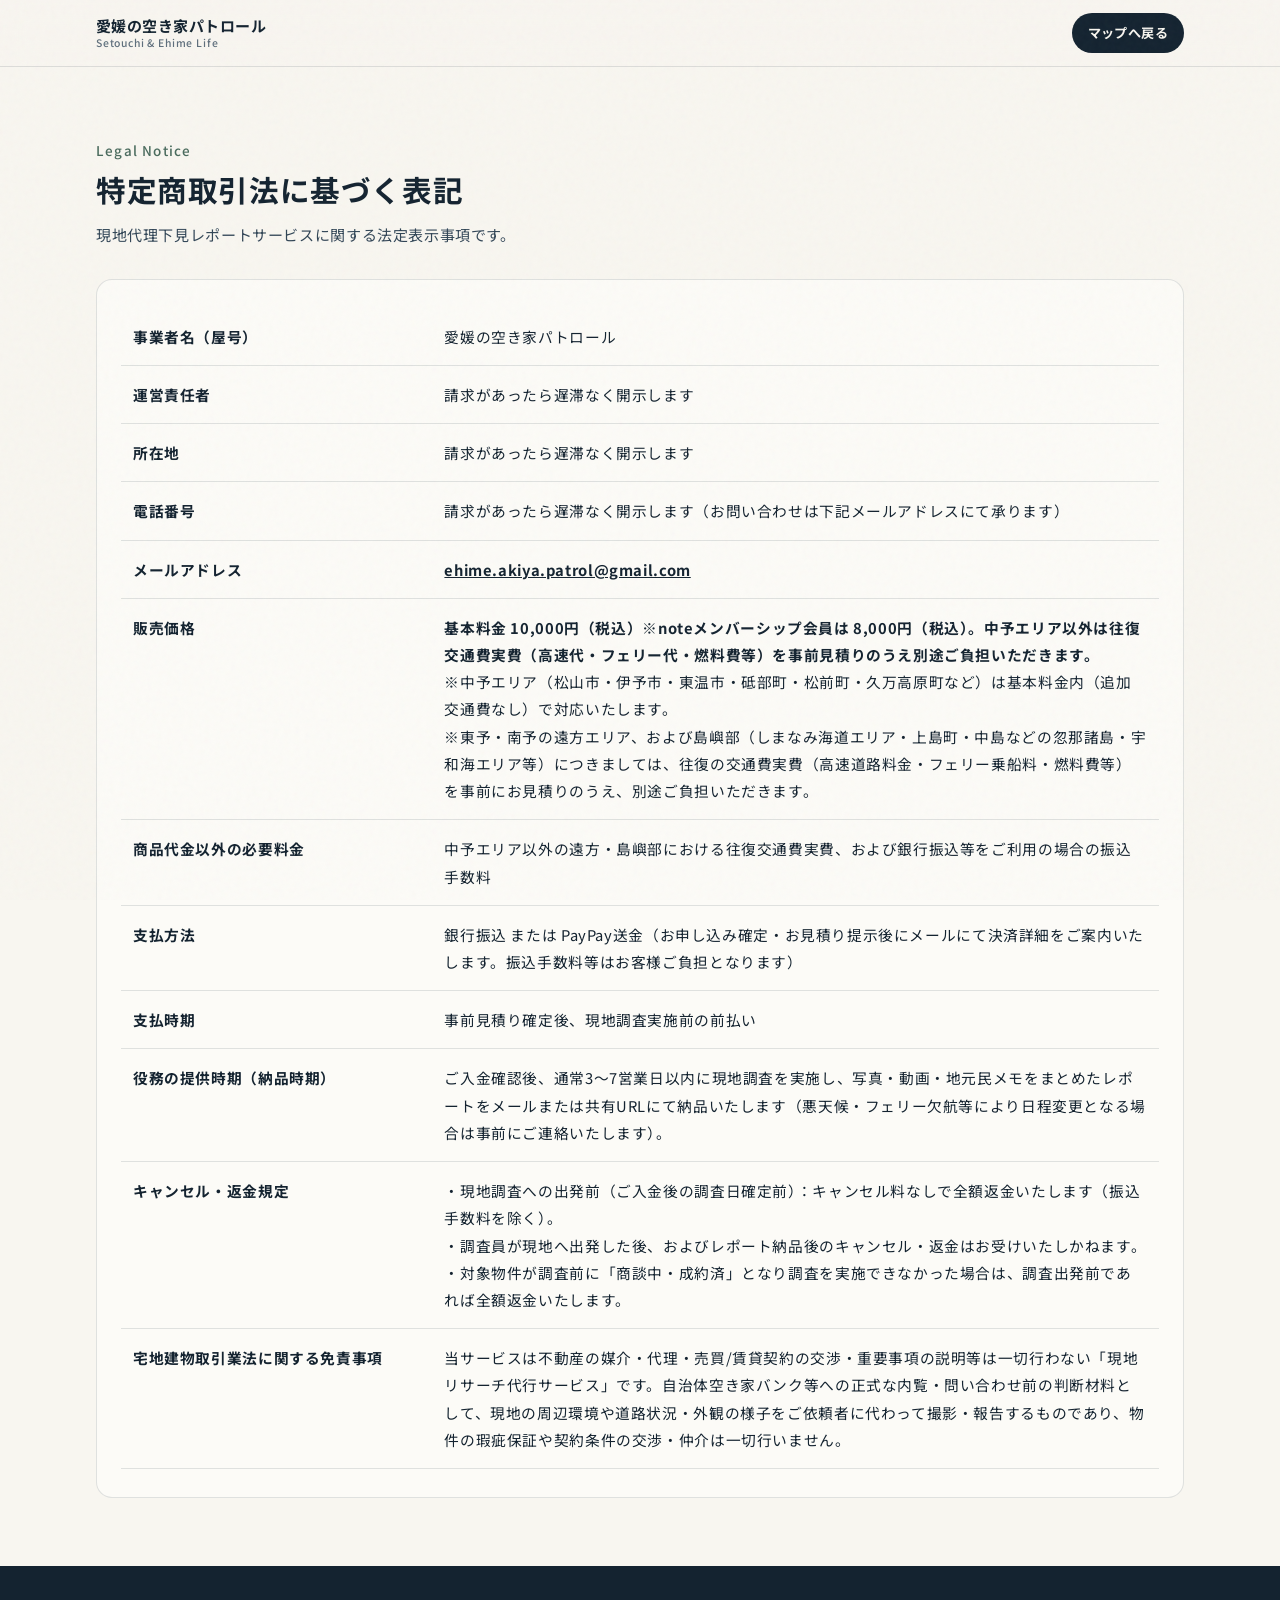
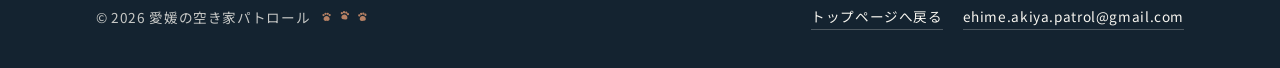
<file: web/tokushoho.html>
<!DOCTYPE html>
<html lang="ja">
<head>
  <meta charset="UTF-8" />
  <meta name="viewport" content="width=device-width, initial-scale=1.0" />
  <meta name="google-site-verification" content="HonV-8Y8ErfJvNBc_8k3rvhgHg0JrojRkz2hNtWZhTI" />
  <title>特定商取引法に基づく表記｜愛媛の空き家パトロール</title>
  <meta name="description" content="愛媛の空き家パトロール「現地代理下見レポート」に関する特定商取引法に基づく表記ページです。" />
  <link rel="canonical" href="https://ehime-akiya-patrol.pages.dev/tokushoho.html" />
  <link rel="icon" href="/assets/favicon.svg" type="image/svg+xml" />
  <meta property="og:type" content="website" />
  <meta property="og:site_name" content="愛媛の空き家パトロール" />
  <meta property="og:title" content="特定商取引法に基づく表記｜愛媛の空き家パトロール" />
  <meta property="og:description" content="愛媛の空き家パトロール「現地代理下見レポート」に関する特定商取引法に基づく表記ページです。" />
  <meta property="og:url" content="https://ehime-akiya-patrol.pages.dev/tokushoho.html" />
  <meta property="og:image" content="https://ehime-akiya-patrol.pages.dev/assets/ogp.jpg" />
  <meta name="twitter:card" content="summary_large_image" />
  <meta name="twitter:title" content="特定商取引法に基づく表記｜愛媛の空き家パトロール" />
  <meta name="twitter:description" content="愛媛の空き家パトロール「現地代理下見レポート」に関する特定商取引法に基づく表記ページです。" />
  <meta name="twitter:image" content="https://ehime-akiya-patrol.pages.dev/assets/ogp.jpg" />
  <link rel="preconnect" href="https://fonts.googleapis.com" />
  <link rel="preconnect" href="https://fonts.gstatic.com" crossorigin />
  <link href="https://fonts.googleapis.com/css2?family=Noto+Sans+JP:wght@400;500;700&display=swap" rel="stylesheet" />
  <link rel="stylesheet" href="css/style.css" />
</head>
<body>
  <header class="site-header">
    <div class="container header-inner">
      <a class="brand" href="index.html">
        <span>愛媛の空き家パトロール</span>
        <span class="brand-sub">Setouchi &amp; Ehime Life</span>
      </a>
      <a class="header-cta" href="index.html#map-section">マップへ戻る</a>
    </div>
  </header>

  <main class="section">
    <div class="container">
      <div class="section-head">
        <span class="en-kicker">Legal Notice</span>
        <h1 class="section-title">特定商取引法に基づく表記</h1>
        <p class="section-desc">現地代理下見レポートサービスに関する法定表示事項です。</p>
      </div>

      <div class="doc-sheet">
        <table class="spec-table">
          <tbody>
            <tr>
              <th>事業者名（屋号）</th>
              <td>愛媛の空き家パトロール</td>
            </tr>
            <tr>
              <th>運営責任者</th>
              <td>請求があったら遅滞なく開示します</td>
            </tr>
            <tr>
              <th>所在地</th>
              <td>請求があったら遅滞なく開示します</td>
            </tr>
            <tr>
              <th>電話番号</th>
              <td>請求があったら遅滞なく開示します（お問い合わせは下記メールアドレスにて承ります）</td>
            </tr>
            <tr>
              <th>メールアドレス</th>
              <td><a href="mailto:ehime.akiya.patrol@gmail.com" style="text-decoration:underline; font-weight:700;">ehime.akiya.patrol@gmail.com</a></td>
            </tr>
            <tr>
              <th>販売価格</th>
              <td>
                <strong>基本料金 10,000円（税込）※noteメンバーシップ会員は 8,000円（税込）。中予エリア以外は往復交通費実費（高速代・フェリー代・燃料費等）を事前見積りのうえ別途ご負担いただきます。</strong><br />
                ※中予エリア（松山市・伊予市・東温市・砥部町・松前町・久万高原町など）は基本料金内（追加交通費なし）で対応いたします。<br />
                ※東予・南予の遠方エリア、および島嶼部（しまなみ海道エリア・上島町・中島などの忽那諸島・宇和海エリア等）につきましては、往復の交通費実費（高速道路料金・フェリー乗船料・燃料費等）を事前にお見積りのうえ、別途ご負担いただきます。
              </td>
            </tr>
            <tr>
              <th>商品代金以外の必要料金</th>
              <td>中予エリア以外の遠方・島嶼部における往復交通費実費、および銀行振込等をご利用の場合の振込手数料</td>
            </tr>
            <tr>
              <th>支払方法</th>
              <td>銀行振込 または PayPay送金（お申し込み確定・お見積り提示後にメールにて決済詳細をご案内いたします。振込手数料等はお客様ご負担となります）</td>
            </tr>
            <tr>
              <th>支払時期</th>
              <td>事前見積り確定後、現地調査実施前の前払い</td>
            </tr>
            <tr>
              <th>役務の提供時期（納品時期）</th>
              <td>ご入金確認後、通常3〜7営業日以内に現地調査を実施し、写真・動画・地元民メモをまとめたレポートをメールまたは共有URLにて納品いたします（悪天候・フェリー欠航等により日程変更となる場合は事前にご連絡いたします）。</td>
            </tr>
            <tr>
              <th>キャンセル・返金規定</th>
              <td>
                ・現地調査への出発前（ご入金後の調査日確定前）：キャンセル料なしで全額返金いたします（振込手数料を除く）。<br />
                ・調査員が現地へ出発した後、およびレポート納品後のキャンセル・返金はお受けいたしかねます。<br />
                ・対象物件が調査前に「商談中・成約済」となり調査を実施できなかった場合は、調査出発前であれば全額返金いたします。
              </td>
            </tr>
            <tr>
              <th>宅地建物取引業法に関する免責事項</th>
              <td>
                当サービスは不動産の媒介・代理・売買/賃貸契約の交渉・重要事項の説明等は一切行わない「現地リサーチ代行サービス」です。自治体空き家バンク等への正式な内覧・問い合わせ前の判断材料として、現地の周辺環境や道路状況・外観の様子をご依頼者に代わって撮影・報告するものであり、物件の瑕疵保証や契約条件の交渉・仲介は一切行いません。
              </td>
            </tr>
          </tbody>
        </table>
      </div>
    </div>
  </main>

  <footer class="site-footer">
    <div class="container footer-inner">
      <div class="footer-brand-copy">
        <span>© 2026 愛媛の空き家パトロール</span>
        <span class="footer-paws" aria-label="パトロール隊3兄弟の肉球マーク" title="海忇（みろく）・仁（じん）・珀（はく）">
          <svg class="paw-icon" viewBox="0 0 24 24" aria-hidden="true"><circle cx="6.5" cy="7.5" r="2.1"/><circle cx="10.2" cy="5.2" r="2.1"/><circle cx="14.3" cy="5.2" r="2.1"/><circle cx="17.8" cy="7.5" r="2.1"/><path d="M12.2 9.4c-3.1 0-5.6 2.6-5.6 5.4 0 2.1 1.7 3.5 3.6 3.5.9 0 1.4-.3 2-.3s1.1.3 2 .3c1.9 0 3.6-1.4 3.6-3.5 0-2.8-2.5-5.4-5.6-5.4z"/></svg>
          <svg class="paw-icon" viewBox="0 0 24 24" aria-hidden="true"><circle cx="6.5" cy="7.5" r="2.1"/><circle cx="10.2" cy="5.2" r="2.1"/><circle cx="14.3" cy="5.2" r="2.1"/><circle cx="17.8" cy="7.5" r="2.1"/><path d="M12.2 9.4c-3.1 0-5.6 2.6-5.6 5.4 0 2.1 1.7 3.5 3.6 3.5.9 0 1.4-.3 2-.3s1.1.3 2 .3c1.9 0 3.6-1.4 3.6-3.5 0-2.8-2.5-5.4-5.6-5.4z"/></svg>
          <svg class="paw-icon" viewBox="0 0 24 24" aria-hidden="true"><circle cx="6.5" cy="7.5" r="2.1"/><circle cx="10.2" cy="5.2" r="2.1"/><circle cx="14.3" cy="5.2" r="2.1"/><circle cx="17.8" cy="7.5" r="2.1"/><path d="M12.2 9.4c-3.1 0-5.6 2.6-5.6 5.4 0 2.1 1.7 3.5 3.6 3.5.9 0 1.4-.3 2-.3s1.1.3 2 .3c1.9 0 3.6-1.4 3.6-3.5 0-2.8-2.5-5.4-5.6-5.4z"/></svg>
        </span>
      </div>
      <div class="footer-links">
        <a href="index.html">トップページへ戻る</a>
        <a href="mailto:ehime.akiya.patrol@gmail.com">ehime.akiya.patrol@gmail.com</a>
      </div>
    </div>
  </footer>
</body>
</html>
</file>
<file: web/css/style.css>
:root {
  /* Core Earth & Marine Palette */
  --washi: #F8F6F0;
  --washi-pure: #FCFBF7;
  --sand: #EAE5D9;
  --navy: #142330;
  --navy-soft: #314556;
  --muted: #5F6F7C;
  --mikan: #D96326;
  --mikan-dark: #B54B16;
  --mikan-soft: #FBF0EA;
  --sage: #4A6B5D;
  --sage-soft: #EDF3F0;
  --hairline: rgba(20, 35, 48, 0.12);
  --hairline-strong: rgba(20, 35, 48, 0.24);

  /* Unified Typography: Noto Sans JP */
  --font-base: "Noto Sans JP", -apple-system, BlinkMacSystemFont, "Hiragino Kaku Gothic ProN", "Meiryo", sans-serif;

  /* Motion */
  --ease-out-expo: cubic-bezier(0.22, 1, 0.36, 1);
}

*, *::before, *::after {
  box-sizing: border-box;
}

html {
  scroll-behavior: smooth;
}

body {
  margin: 0;
  font-family: var(--font-base);
  font-weight: 400;
  font-size: 15.5px;
  line-height: 1.85;
  letter-spacing: 0.04em;
  color: var(--navy);
  background-color: var(--washi);
  -webkit-font-smoothing: antialiased;
  overflow-x: hidden;
}

/* Subtle Washi paper noise overlay */
body::before {
  content: "";
  position: fixed;
  inset: 0;
  z-index: 100;
  pointer-events: none;
  opacity: 0.032;
  background-image: url("data:image/svg+xml,%3Csvg viewBox='0 0 200 200' xmlns='http://www.w3.org/2000/svg'%3E%3Cfilter id='n'%3E%3CfeTurbulence type='fractalNoise' baseFrequency='0.85' numOctaves='3' stitchTiles='stitch'/%3E%3C/filter%3E%3Crect width='100%25' height='100%25' filter='url(%23n)'/%3E%3C/svg%3E");
}

a {
  color: var(--navy);
  text-decoration: none;
  transition: color 0.2s var(--ease-out-expo);
}

a:focus-visible,
button:focus-visible {
  outline: 2px solid var(--mikan);
  outline-offset: 3px;
}

.container {
  width: 100%;
  max-width: 1160px;
  margin: 0 auto;
  padding: 0 22px;
}

.en-kicker {
  display: inline-block;
  font-family: var(--font-base);
  font-weight: 500;
  font-size: 0.84rem;
  letter-spacing: 0.09em;
  color: var(--sage);
  margin-bottom: 6px;
}

.num {
  font-family: var(--font-base);
  font-variant-numeric: tabular-nums;
  font-weight: 700;
}

/* =========================================================
   LUXUNA-Style Layout Shell:
   PC (>=1024px) Left Fixed Sidebar + Right Main Content
   Mobile/Tablet (<1024px) Slim Top Header + Slide-in Drawer
   ========================================================= */
:root {
  --sidebar-w: 252px;
}

.page-shell {
  width: 100%;
  min-width: 0;
}

/* Mobile / Tablet Slim Header */
.mobile-header {
  position: sticky;
  top: 0;
  z-index: 60;
  background: rgba(248, 246, 240, 0.94);
  backdrop-filter: blur(12px);
  -webkit-backdrop-filter: blur(12px);
  border-bottom: 1px solid var(--hairline);
}

.mobile-header-inner {
  display: flex;
  align-items: center;
  justify-content: space-between;
  gap: 10px;
  min-height: 60px;
  padding: 0 16px;
}

.brand {
  display: inline-flex;
  flex-direction: column;
  gap: 1px;
  font-family: var(--font-base);
  font-weight: 700;
  font-size: 0.94rem;
  line-height: 1.25;
  letter-spacing: 0.03em;
  color: var(--navy);
  white-space: nowrap;
}

.brand-sub {
  display: block;
  font-family: var(--font-base);
  font-size: 0.65rem;
  font-weight: 500;
  letter-spacing: 0.08em;
  color: var(--muted);
}

.mobile-header-actions {
  display: inline-flex;
  align-items: center;
  gap: 8px;
}

.mobile-cta {
  display: inline-flex;
  align-items: center;
  padding: 7px 12px;
  border-radius: 999px;
  background: var(--mikan);
  color: #fff !important;
  font-size: 0.76rem;
  font-weight: 700;
  letter-spacing: 0.03em;
  white-space: nowrap;
}

.menu-toggle {
  width: 40px;
  height: 40px;
  border-radius: 10px;
  border: 1px solid var(--hairline-strong);
  background: var(--washi-pure);
  display: inline-flex;
  flex-direction: column;
  align-items: center;
  justify-content: center;
  gap: 5px;
  cursor: pointer;
  padding: 0;
}

.menu-toggle span {
  display: block;
  width: 18px;
  height: 1.8px;
  background: var(--navy);
  border-radius: 2px;
  transition: transform 0.25s var(--ease-out-expo), opacity 0.2s ease;
}

/* Mobile Slide-in Drawer */
.drawer-backdrop {
  position: fixed;
  inset: 0;
  z-index: 80;
  background: rgba(14, 28, 40, 0.45);
  backdrop-filter: blur(3px);
  opacity: 0;
  pointer-events: none;
  transition: opacity 0.28s var(--ease-out-expo);
}

.drawer-backdrop.is-open {
  opacity: 1;
  pointer-events: auto;
}

.mobile-drawer {
  position: fixed;
  top: 0;
  right: 0;
  bottom: 0;
  width: min(300px, 84vw);
  z-index: 90;
  background: var(--washi);
  border-left: 1px solid var(--hairline);
  padding: 22px 22px 26px;
  display: flex;
  flex-direction: column;
  justify-content: space-between;
  gap: 20px;
  overflow-y: auto;
  transform: translateX(100%);
  transition: transform 0.34s var(--ease-out-expo);
  box-shadow: -12px 0 36px rgba(14, 28, 40, 0.16);
}

.mobile-drawer.is-open {
  transform: translateX(0);
}

.drawer-head {
  display: flex;
  align-items: flex-start;
  justify-content: space-between;
  gap: 10px;
  padding-bottom: 16px;
  border-bottom: 1px solid var(--hairline);
}

.drawer-close {
  width: 34px;
  height: 34px;
  border-radius: 50%;
  border: 1px solid var(--hairline-strong);
  background: var(--washi-pure);
  color: var(--navy);
  font-size: 1.25rem;
  line-height: 1;
  cursor: pointer;
}

.drawer-nav {
  display: flex;
  flex-direction: column;
  gap: 4px;
  flex: 1;
}

.drawer-nav a {
  display: block;
  padding: 10px 12px;
  border-radius: 10px;
  font-size: 0.92rem;
  font-weight: 500;
  color: var(--navy-soft);
}

.drawer-nav a.is-active,
.drawer-nav a:hover {
  background: var(--washi-pure);
  color: var(--navy);
  font-weight: 700;
}

/* PC Left Fixed Sidebar (hidden on < 1024px) */
.site-sidebar {
  display: none;
}

.sidebar-brand {
  display: flex;
  flex-direction: column;
  gap: 4px;
}

.sidebar-brand-title {
  font-family: var(--font-base);
  font-weight: 700;
  font-size: 1.02rem;
  line-height: 1.35;
  letter-spacing: 0.04em;
  color: var(--navy);
}

.sidebar-brand-sub {
  font-size: 0.69rem;
  font-weight: 500;
  letter-spacing: 0.1em;
  color: var(--sage);
}

.sidebar-nav {
  display: flex;
  flex-direction: column;
  gap: 4px;
  margin: 22px 0;
}

.sidebar-nav a {
  display: flex;
  align-items: center;
  gap: 10px;
  padding: 9px 12px;
  border-radius: 10px;
  font-size: 0.86rem;
  font-weight: 500;
  color: var(--navy-soft);
  letter-spacing: 0.03em;
  transition: background 0.22s var(--ease-out-expo), color 0.22s var(--ease-out-expo);
}

.sidebar-nav .nav-dot {
  width: 6px;
  height: 6px;
  border-radius: 50%;
  background: rgba(20, 35, 48, 0.2);
  flex-shrink: 0;
  transition: background 0.22s var(--ease-out-expo), transform 0.22s var(--ease-out-expo);
}

.sidebar-nav a:hover {
  background: rgba(20, 35, 48, 0.045);
  color: var(--navy);
}

.sidebar-nav a.is-active {
  background: var(--washi-pure);
  color: var(--navy);
  font-weight: 700;
  box-shadow: inset 3px 0 0 var(--mikan), 0 2px 8px rgba(20, 35, 48, 0.05);
}

.sidebar-nav a.is-active .nav-dot {
  background: var(--mikan);
  transform: scale(1.2);
}

.sidebar-foot {
  display: flex;
  flex-direction: column;
  gap: 12px;
  padding-top: 16px;
  border-top: 1px solid var(--hairline);
}

.sidebar-cta {
  display: inline-flex;
  align-items: center;
  justify-content: center;
  gap: 8px;
  width: 100%;
  padding: 13px 16px;
  border-radius: 999px;
  background: var(--mikan);
  color: #fff !important;
  font-size: 0.88rem;
  font-weight: 700;
  letter-spacing: 0.04em;
  box-shadow: 0 8px 20px rgba(217, 99, 38, 0.26);
  transition: background 0.25s var(--ease-out-expo), transform 0.25s var(--ease-out-expo);
}

.sidebar-cta:hover {
  background: var(--mikan-dark);
  transform: translateY(-2px);
}

.sidebar-socials {
  display: grid;
  grid-template-columns: 1fr 1fr;
  gap: 8px;
}

.social-pill {
  display: inline-flex;
  align-items: center;
  justify-content: center;
  gap: 6px;
  padding: 8px 10px;
  border-radius: 10px;
  border: 1px solid var(--hairline-strong);
  background: var(--washi-pure);
  color: var(--navy-soft);
  font-size: 0.78rem;
  font-weight: 700;
  transition: border-color 0.22s ease, color 0.22s ease, background 0.22s ease;
}

.social-pill svg {
  width: 14px;
  height: 14px;
  fill: currentColor;
  flex-shrink: 0;
}

.social-pill:hover {
  border-color: var(--navy);
  color: var(--navy);
  background: #fff;
}

/* Keep .site-header styling for standalone tokushoho.html */
.site-header {
  position: sticky;
  top: 0;
  z-index: 50;
  background: rgba(248, 246, 240, 0.9);
  backdrop-filter: blur(12px);
  -webkit-backdrop-filter: blur(12px);
  border-bottom: 1px solid var(--hairline);
}

.header-inner {
  display: flex;
  align-items: center;
  justify-content: space-between;
  gap: 14px;
  min-height: 66px;
}

.header-cta {
  display: inline-flex;
  align-items: center;
  padding: 8px 16px;
  border-radius: 999px;
  background: var(--navy);
  color: var(--washi) !important;
  font-size: 0.82rem;
  font-weight: 700;
  letter-spacing: 0.03em;
  white-space: nowrap;
}

/* =========================================================
   1. Full-Bleed Large Hero Visual (LUXUNA Style)
   ========================================================= */
.hero-stage {
  position: relative;
  width: 100%;
  background: var(--washi-pure);
}

.hero-media {
  position: absolute;
  inset: 0 0 68px 0;
  z-index: 0;
  overflow: hidden;
  background: #142330;
}

.hero-bg-img {
  width: 100%;
  height: 100%;
  object-fit: cover;
  object-position: 68% 72%;
  display: block;
}

.hero-scrim {
  position: absolute;
  inset: 0;
  background:
    linear-gradient(122deg, rgba(12, 27, 40, 0.72) 0%, rgba(16, 35, 50, 0.44) 40%, rgba(16, 35, 50, 0.06) 68%, transparent 100%),
    linear-gradient(0deg, rgba(12, 27, 40, 0.24) 0%, transparent 24%);
}

.hero-stage-inner {
  position: relative;
  z-index: 2;
  min-height: 600px;
  display: flex;
  flex-direction: column;
  justify-content: space-between;
  gap: 28px;
  width: 100%;
  max-width: 1200px;
  margin: 0 auto;
  padding: 40px 20px 18px;
}

.hero-overlay-copy {
  max-width: 560px;
}

.hero-kicker {
  display: inline-block;
  font-family: var(--font-base);
  font-size: 0.82rem;
  font-weight: 700;
  letter-spacing: 0.14em;
  color: rgba(252, 251, 247, 0.92);
  padding: 4px 12px;
  border-radius: 999px;
  background: rgba(14, 30, 44, 0.34);
  border: 1px solid rgba(252, 251, 247, 0.32);
  backdrop-filter: blur(6px);
  -webkit-backdrop-filter: blur(6px);
  margin-bottom: 16px;
}

.hero-headline {
  margin: 0 0 24px;
  font-family: var(--font-base);
  font-weight: 700;
  font-size: clamp(1.52rem, 3.6vw, 2.55rem);
  line-height: 1.44;
  letter-spacing: 0.04em;
  color: #FCFBF7;
  text-shadow: 0 3px 18px rgba(10, 22, 34, 0.48);
}

.hero-actions {
  display: flex;
  flex-wrap: wrap;
  gap: 12px;
}

.btn-hero-glass {
  background: rgba(252, 251, 247, 0.14);
  color: #FCFBF7 !important;
  border-color: rgba(252, 251, 247, 0.72);
  backdrop-filter: blur(8px);
  -webkit-backdrop-filter: blur(8px);
}

.btn-hero-glass:hover {
  background: rgba(252, 251, 247, 0.28);
  border-color: #FCFBF7;
  transform: translateY(-2px);
}

/* Live Status Bar (Frosted Glass Strip at Hero Bottom) */
.hero-live-wrap {
  width: 100%;
  margin-top: auto;
}

.live-bar {
  display: grid;
  grid-template-columns: repeat(2, 1fr);
  background: rgba(252, 251, 247, 0.86);
  backdrop-filter: blur(16px);
  -webkit-backdrop-filter: blur(16px);
  border: 1px solid rgba(255, 255, 255, 0.65);
  border-radius: 14px;
  overflow: hidden;
  box-shadow: 0 12px 30px rgba(10, 22, 34, 0.18);
}

.live-cell {
  padding: 12px 15px;
  border-bottom: 1px solid var(--hairline);
  border-right: 1px solid var(--hairline);
}

.live-cell:nth-child(2n) {
  border-right: none;
}
.live-cell:nth-last-child(-n+2) {
  border-bottom: none;
}

.live-label {
  font-size: 0.72rem;
  font-weight: 500;
  color: var(--muted);
  display: flex;
  align-items: center;
  gap: 6px;
}

.live-dot {
  width: 7px;
  height: 7px;
  border-radius: 50%;
  background: var(--sage);
  display: inline-block;
}

.live-val {
  font-family: var(--font-base);
  font-variant-numeric: tabular-nums;
  font-weight: 700;
  font-size: 1.2rem;
  letter-spacing: 0.02em;
  color: var(--navy);
  line-height: 1.3;
  margin-top: 2px;
}

.live-sub {
  font-size: 0.72rem;
  color: var(--muted);
}

/* =========================================================
   2. Concept Section (パトロールの想い)
   ========================================================= */
.section-concept {
  background: var(--washi-pure);
  border-bottom: 1px solid var(--hairline);
  padding: 76px 0;
}

.concept-grid {
  display: grid;
  grid-template-columns: 1fr;
  gap: 24px;
}

.concept-lead {
  margin: 0 0 18px;
  font-size: clamp(1.06rem, 2.1vw, 1.24rem);
  font-weight: 700;
  line-height: 1.8;
  color: var(--navy);
}

.concept-sub {
  margin: 0 0 30px;
  font-size: 0.93rem;
  line-height: 1.9;
  color: var(--navy-soft);
  max-width: 68ch;
}

.concept-pillars {
  display: grid;
  grid-template-columns: 1fr;
  gap: 16px;
  padding-top: 24px;
  border-top: 1px solid var(--hairline);
}

.concept-pillar {
  padding: 18px 18px 20px;
  background: var(--washi);
  border: 1px solid var(--hairline);
  border-radius: 14px;
}

.pillar-num {
  display: inline-block;
  font-size: 0.78rem;
  font-weight: 700;
  letter-spacing: 0.08em;
  color: var(--mikan);
  margin-bottom: 6px;
}

.concept-pillar h3 {
  margin: 0 0 6px;
  font-size: 0.96rem;
  font-weight: 700;
  color: var(--navy);
}

.concept-pillar p {
  margin: 0;
  font-size: 0.83rem;
  line-height: 1.72;
  color: var(--navy-soft);
}

.pc-only {
  display: none;
}

/* Buttons */
.btn {
  display: inline-flex;
  align-items: center;
  justify-content: center;
  gap: 10px;
  padding: 13px 22px;
  border-radius: 999px;
  font-family: var(--font-base);
  font-weight: 700;
  font-size: 0.9rem;
  letter-spacing: 0.04em;
  cursor: pointer;
  border: 1px solid transparent;
  transition: all 0.35s var(--ease-out-expo);
  text-decoration: none;
}

.btn-mikan {
  background: var(--mikan);
  color: #fff;
}
.btn-mikan:hover {
  background: var(--mikan-dark);
  transform: translateY(-2px);
}

.btn-navy {
  background: var(--navy);
  color: var(--washi);
}
.btn-navy:hover {
  background: #213749;
  transform: translateY(-2px);
}

.btn-ghost {
  background: transparent;
  color: var(--navy);
  border-color: var(--hairline-strong);
}
.btn-ghost:hover {
  border-color: var(--navy);
  background: rgba(20, 35, 48, 0.04);
}

.btn-arrow {
  display: inline-block;
  transition: transform 0.3s var(--ease-out-expo);
}
.btn:hover .btn-arrow {
  transform: translateX(4px);
}

/* Sections */
.section {
  padding: 68px 0;
}

.section-sand {
  background-color: var(--sand);
  border-top: 1px solid var(--hairline);
  border-bottom: 1px solid var(--hairline);
}

.section-paper {
  background-color: var(--washi-pure);
  border-top: 1px solid var(--hairline);
  border-bottom: 1px solid var(--hairline);
}

.section-head {
  margin-bottom: 30px;
  max-width: 680px;
}

.map-section-head {
  max-width: 100%;
  display: flex;
  flex-direction: column;
  gap: 18px;
  justify-content: space-between;
}

.map-haku-guide {
  display: inline-flex;
  align-items: center;
  gap: 12px;
  background: var(--washi-pure);
  border: 1.5px solid rgba(217, 99, 38, 0.36);
  border-radius: 16px;
  padding: 10px 15px;
  align-self: flex-start;
  box-shadow: 0 6px 16px rgba(20, 35, 48, 0.05);
}

.map-haku-avatar {
  width: 52px;
  height: 52px;
  border-radius: 50%;
  object-fit: cover;
  object-position: center 25%;
  border: 2px solid var(--mikan);
  background: #FBF7EE;
  flex-shrink: 0;
}

.map-haku-tag {
  display: inline-block;
  font-size: 0.68rem;
  font-weight: 700;
  letter-spacing: 0.08em;
  color: var(--mikan-dark);
  margin-bottom: 2px;
}

.map-haku-bubble p {
  margin: 0;
  font-size: 0.85rem;
  font-weight: 700;
  color: var(--navy);
  line-height: 1.45;
}

/* Playful Ehime Motif Divider */
.ehime-motif-divider {
  display: flex;
  align-items: center;
  justify-content: center;
  gap: 16px;
  padding: 4px 22px 14px;
  max-width: 720px;
  margin: 0 auto;
}

.ehime-motif-divider .motif-line {
  flex: 1;
  height: 1px;
  border-top: 1.5px dashed rgba(217, 99, 38, 0.32);
}

.ehime-motif-divider .motif-icons {
  font-size: 0.92rem;
  letter-spacing: 0.32em;
  color: var(--mikan);
  white-space: nowrap;
}

.section-title {
  margin: 0 0 10px;
  font-family: var(--font-base);
  font-weight: 700;
  font-size: clamp(1.36rem, 3vw, 1.85rem);
  line-height: 1.42;
  letter-spacing: 0.02em;
  color: var(--navy);
}

.section-desc {
  margin: 0;
  color: var(--navy-soft);
  font-size: 0.94rem;
}

/* Map Controls */
.atlas-toolbar {
  display: flex;
  flex-wrap: wrap;
  align-items: center;
  justify-content: space-between;
  gap: 14px;
  margin-bottom: 22px;
}

.region-pills {
  display: inline-flex;
  flex-wrap: wrap;
  gap: 6px;
  padding: 5px;
  background: var(--sand);
  border-radius: 999px;
  border: 1px solid var(--hairline);
}

.region-tab {
  border: none;
  background: transparent;
  padding: 7px 16px;
  border-radius: 999px;
  font-family: var(--font-base);
  font-size: 0.84rem;
  font-weight: 700;
  color: var(--navy-soft);
  cursor: pointer;
  transition: all 0.25s var(--ease-out-expo);
}

.region-tab.active {
  background: var(--navy);
  color: var(--washi);
}

.legend {
  display: flex;
  flex-wrap: wrap;
  align-items: center;
  gap: 12px;
  font-size: 0.78rem;
  color: var(--muted);
}

.legend-item {
  display: inline-flex;
  align-items: center;
  gap: 6px;
}

.swatch {
  width: 13px;
  height: 13px;
  border-radius: 4px;
  border: 1px solid rgba(20, 35, 48, 0.18);
}

/* Atlas Workspace */
.atlas-grid {
  display: grid;
  grid-template-columns: 1fr;
  gap: 28px;
  align-items: start;
}

.atlas-canvas {
  background: var(--washi-pure);
  border: 1px solid var(--hairline);
  border-radius: 18px;
  padding: 14px;
}

.svg-frame {
  border-radius: 12px;
  overflow: hidden;
  border: 1px solid rgba(20, 35, 48, 0.08);
  background: linear-gradient(165deg, #E8F0F3 0%, #DFEAEE 55%, #E4ECE9 100%);
}

#ehime-map {
  width: 100%;
  height: auto;
  display: block;
  user-select: none;
}

.muni-group {
  cursor: pointer;
  transform-box: fill-box;
  transform-origin: center;
  transition: opacity 0.3s var(--ease-out-expo), transform 0.35s var(--ease-out-expo);
}

.muni-shape {
  stroke: #F8F6F0;
  stroke-width: 1.05;
  stroke-linejoin: round;
  vector-effect: non-scaling-stroke;
  transition: fill 0.3s var(--ease-out-expo), stroke 0.25s var(--ease-out-expo), stroke-width 0.25s var(--ease-out-expo);
}

.muni-group:hover .muni-shape {
  stroke: var(--mikan);
  stroke-width: 2.1;
}

.muni-group.selected .muni-shape {
  stroke: var(--mikan);
  stroke-width: 2.6;
  filter: drop-shadow(0 4px 10px rgba(20, 35, 48, 0.24));
}

.muni-group.dimmed,
.muni-label-node.dimmed {
  opacity: 0.22;
}

.muni-leader-line {
  stroke: var(--navy);
  stroke-width: 1.1;
  stroke-dasharray: 2 2;
  opacity: 0.72;
  pointer-events: none;
}

.muni-leader-dot {
  fill: var(--mikan);
  stroke: #FCFBF7;
  stroke-width: 0.9;
  pointer-events: none;
}

.muni-label {
  font-family: var(--font-base);
  font-size: 10.5px;
  font-weight: 700;
  letter-spacing: 0.02em;
  fill: var(--navy);
  text-anchor: middle;
  paint-order: stroke fill;
  stroke: rgba(252, 251, 247, 0.92);
  stroke-width: 3px;
  stroke-linejoin: round;
  pointer-events: none;
}

.muni-label.light-text {
  fill: #FCFBF7;
  stroke: rgba(16, 35, 50, 0.88);
  stroke-width: 3px;
}

.muni-count-bg {
  fill: rgba(252, 251, 247, 0.95);
  stroke: rgba(20, 35, 48, 0.24);
  stroke-width: 0.9;
}

.muni-count-bg.selected-pill {
  fill: var(--mikan);
  stroke: #FCFBF7;
  stroke-width: 1.2;
}

.muni-count-pill {
  font-family: var(--font-base);
  font-variant-numeric: tabular-nums;
  font-size: 9.8px;
  font-weight: 700;
  fill: var(--navy);
  text-anchor: middle;
  pointer-events: none;
}

.muni-count-pill.selected-pill-text {
  fill: #FFFFFF;
}

.muni-chips {
  display: flex;
  flex-wrap: wrap;
  gap: 7px;
  margin-top: 16px;
}

.muni-chip {
  display: inline-flex;
  align-items: center;
  gap: 6px;
  border: 1px solid var(--hairline);
  background: var(--washi);
  color: var(--navy);
  border-radius: 999px;
  padding: 5px 12px;
  font-family: var(--font-base);
  font-size: 0.8rem;
  font-weight: 500;
  cursor: pointer;
  transition: all 0.22s var(--ease-out-expo);
}

.muni-chip:hover {
  border-color: var(--mikan);
  background: var(--mikan-soft);
}

.muni-chip.active {
  background: var(--navy);
  color: var(--washi);
  border-color: var(--navy);
}

.muni-chip .chip-cnt {
  font-family: var(--font-base);
  font-variant-numeric: tabular-nums;
  font-weight: 700;
  font-size: 0.74rem;
  opacity: 0.84;
}

/* Magazine-Style Detail Panel */
.detail-panel {
  background: var(--washi-pure);
  border: 1px solid var(--hairline);
  border-top: 3px solid var(--navy);
  border-radius: 16px;
  padding: 24px 22px;
  transition: opacity 0.28s var(--ease-out-expo), transform 0.28s var(--ease-out-expo);
}

.detail-panel.updating {
  opacity: 0.55;
  transform: translateY(4px);
}

.detail-head {
  display: flex;
  flex-wrap: wrap;
  align-items: flex-end;
  justify-content: space-between;
  gap: 10px;
  padding-bottom: 16px;
  border-bottom: 1px solid var(--hairline);
  margin-bottom: 18px;
}

.detail-region-tag {
  font-family: var(--font-base);
  font-weight: 500;
  font-size: 0.8rem;
  letter-spacing: 0.06em;
  color: var(--sage);
  display: block;
  margin-bottom: 2px;
}

.detail-title {
  margin: 0;
  font-family: var(--font-base);
  font-weight: 700;
  font-size: 1.55rem;
  line-height: 1.28;
  letter-spacing: 0.02em;
  color: var(--navy);
}

.detail-count-hero {
  text-align: right;
}

.detail-count-num {
  font-family: var(--font-base);
  font-variant-numeric: tabular-nums;
  font-size: 1.75rem;
  font-weight: 700;
  color: var(--mikan);
  line-height: 1;
}

.detail-count-unit {
  font-size: 0.78rem;
  color: var(--muted);
}

.editorial-metrics {
  display: grid;
  grid-template-columns: 1fr 1fr;
  gap: 14px;
  padding-bottom: 16px;
  border-bottom: 1px solid var(--hairline);
  margin-bottom: 14px;
}

.e-metric .k {
  font-size: 0.74rem;
  color: var(--muted);
}

.e-metric .v {
  font-family: var(--font-base);
  font-variant-numeric: tabular-nums;
  font-weight: 700;
  font-size: 1.02rem;
  color: var(--navy);
}

.tag-row {
  display: flex;
  flex-wrap: wrap;
  gap: 6px;
  margin-bottom: 20px;
}

.tag-pill {
  background: var(--sage-soft);
  color: var(--sage);
  border: 1px solid rgba(74, 107, 93, 0.22);
  border-radius: 999px;
  padding: 3px 10px;
  font-size: 0.76rem;
  font-weight: 700;
}

/* Municipality Subsidy Info Card */
.subsidy-box {
  background: linear-gradient(155deg, #F3F8F5 0%, #EBF3EE 100%);
  border: 1px solid rgba(74, 107, 93, 0.34);
  border-left: 4px solid var(--sage);
  border-radius: 12px;
  padding: 13px 15px;
  margin-bottom: 18px;
}

.subsidy-head {
  display: flex;
  flex-wrap: wrap;
  align-items: center;
  justify-content: space-between;
  gap: 6px;
  margin-bottom: 5px;
}

.subsidy-kicker {
  font-size: 0.74rem;
  font-weight: 700;
  color: var(--sage);
  letter-spacing: 0.04em;
}

.subsidy-chips {
  display: inline-flex;
  flex-wrap: wrap;
  gap: 5px;
}

.subsidy-chip {
  background: var(--washi-pure);
  color: var(--navy);
  border: 1px solid rgba(74, 107, 93, 0.28);
  border-radius: 999px;
  padding: 1px 8px;
  font-size: 0.7rem;
  font-weight: 700;
}

.subsidy-headline {
  font-size: 0.92rem;
  color: var(--navy);
  line-height: 1.5;
  margin-bottom: 3px;
}

.subsidy-headline strong {
  color: #2B5946;
  font-size: 1.02rem;
}

.subsidy-prog {
  font-size: 0.76rem;
  font-weight: 700;
  color: var(--navy-soft);
  margin-bottom: 4px;
}

.subsidy-cond {
  margin: 0 0 8px;
  font-size: 0.78rem;
  line-height: 1.6;
  color: var(--muted);
}

.subsidy-foot {
  display: flex;
  flex-wrap: wrap;
  align-items: center;
  justify-content: space-between;
  gap: 8px;
  padding-top: 7px;
  border-top: 1px dashed rgba(74, 107, 93, 0.25);
}

.subsidy-warn {
  font-size: 0.71rem;
  font-weight: 500;
  color: var(--muted);
}

.subsidy-link {
  font-size: 0.76rem;
  font-weight: 700;
  color: var(--sage);
  border-bottom: 1px solid var(--sage);
}

.subsidy-link:hover {
  color: var(--navy);
  border-bottom-color: var(--navy);
}

.featured-heading {
  margin: 0 0 12px;
  font-family: var(--font-base);
  font-weight: 700;
  font-size: 0.98rem;
  color: var(--navy);
}

.prop-list {
  display: flex;
  flex-direction: column;
  margin-bottom: 20px;
}

.prop-item {
  padding: 13px 0;
  border-bottom: 1px solid var(--hairline);
}

.prop-item:first-child {
  border-top: 1px solid var(--hairline);
}

.prop-top {
  display: flex;
  flex-wrap: wrap;
  align-items: baseline;
  justify-content: space-between;
  gap: 8px;
  margin-bottom: 3px;
}

.prop-id {
  font-size: 0.78rem;
  font-weight: 700;
  color: var(--sage);
}

.prop-price {
  font-family: var(--font-base);
  font-variant-numeric: tabular-nums;
  font-weight: 700;
  font-size: 1.05rem;
  color: var(--mikan-dark);
}

.prop-meta {
  font-size: 0.82rem;
  color: var(--navy-soft);
  margin-bottom: 4px;
}

.prop-notes {
  margin: 0 0 6px;
  font-size: 0.82rem;
  color: var(--muted);
}

.prop-link {
  font-size: 0.82rem;
  font-weight: 700;
  color: var(--navy);
  border-bottom: 1px solid var(--hairline-strong);
  padding-bottom: 1px;
}
.prop-link:hover {
  color: var(--mikan);
  border-bottom-color: var(--mikan);
}

.notice-box {
  background: var(--mikan-soft);
  border-left: 3px solid var(--mikan);
  padding: 13px 15px;
  border-radius: 6px;
  font-size: 0.86rem;
  color: var(--navy);
  margin-bottom: 18px;
}

/* Lock-style Membership Teaser Box in Detail Panel */
.member-teaser-box {
  position: relative;
  background: linear-gradient(155deg, #FCFBF7 0%, #F4EFE4 100%);
  border: 1px solid rgba(217, 99, 38, 0.32);
  border-left: 4px solid var(--mikan);
  border-radius: 12px;
  padding: 15px 16px;
  margin-bottom: 18px;
}

.member-teaser-head {
  display: flex;
  flex-wrap: wrap;
  align-items: center;
  justify-content: space-between;
  gap: 8px;
  margin-bottom: 7px;
}

.lock-badge {
  display: inline-flex;
  align-items: center;
  gap: 4px;
  background: var(--navy);
  color: var(--washi);
  font-size: 0.72rem;
  font-weight: 700;
  letter-spacing: 0.06em;
  padding: 2px 9px;
  border-radius: 999px;
}

.teaser-counts {
  font-size: 0.75rem;
  font-weight: 700;
  color: var(--mikan-dark);
}

.member-teaser-text {
  margin: 0 0 10px;
  font-size: 0.84rem;
  line-height: 1.65;
  color: var(--navy);
  font-weight: 500;
}

.member-teaser-link {
  display: inline-flex;
  align-items: center;
  gap: 6px;
  font-size: 0.82rem;
  font-weight: 700;
  color: var(--mikan-dark);
  border-bottom: 1.5px solid var(--mikan);
  padding-bottom: 1px;
}

.member-teaser-link:hover {
  color: var(--navy);
  border-bottom-color: var(--navy);
}

.detail-actions {
  display: flex;
  flex-direction: column;
  gap: 10px;
}
.detail-actions .btn {
  width: 100%;
}

/* Patrol Team: 3 Dogs Section */
.dog-cards-grid {
  display: grid;
  grid-template-columns: 1fr;
  gap: 22px;
  align-items: stretch;
}

.dog-card {
  background: var(--washi);
  border: 1px solid var(--hairline-strong);
  border-radius: 16px;
  overflow: hidden;
  display: flex;
  flex-direction: column;
  transition: transform 0.32s var(--ease-out-expo), box-shadow 0.32s var(--ease-out-expo);
}

.dog-card:hover {
  transform: translateY(-3px);
  box-shadow: 0 12px 26px rgba(20, 35, 48, 0.08);
}

.dog-photo-frame {
  position: relative;
  width: 100%;
  aspect-ratio: 4 / 3.4;
  background: var(--sand);
  overflow: hidden;
  border-bottom: 1px solid var(--hairline);
}

.dog-photo {
  width: 100%;
  height: 100%;
  display: block;
  object-fit: cover;
  object-position: center 22%;
  transition: transform 0.5s var(--ease-out-expo);
}

.dog-photo.is-miroku {
  object-position: center 18%;
}

.dog-photo.is-jin {
  object-position: center 20%;
}

.dog-photo.is-haku {
  object-position: center 24%;
}

.dog-card:hover .dog-photo {
  transform: scale(1.03);
}

.dog-illust-tag {
  position: absolute;
  top: 11px;
  right: 11px;
  background: rgba(20, 35, 48, 0.78);
  color: var(--washi-pure);
  backdrop-filter: blur(6px);
  -webkit-backdrop-filter: blur(6px);
  font-size: 0.71rem;
  font-weight: 700;
  letter-spacing: 0.04em;
  padding: 4px 10px;
  border-radius: 999px;
  border: 1px solid rgba(252, 251, 247, 0.24);
}

.dog-card-body {
  padding: 20px 20px 22px;
  display: flex;
  flex-direction: column;
  flex: 1;
}

.dog-role-badge {
  display: inline-block;
  align-self: flex-start;
  background: var(--mikan-soft);
  color: var(--mikan-dark);
  border: 1px solid rgba(217, 99, 38, 0.3);
  font-size: 0.74rem;
  font-weight: 700;
  letter-spacing: 0.04em;
  padding: 2px 10px;
  border-radius: 999px;
  margin-bottom: 8px;
}

.dog-role-badge.is-sub {
  background: var(--sage-soft);
  color: var(--sage);
  border-color: rgba(74, 107, 93, 0.3);
}

.dog-role-badge.is-rookie {
  background: #EBF1F5;
  color: var(--navy-soft);
  border-color: rgba(20, 35, 48, 0.22);
}

.dog-name-row {
  display: flex;
  flex-wrap: wrap;
  align-items: baseline;
  column-gap: 10px;
  row-gap: 4px;
  margin-bottom: 10px;
}

.dog-name {
  margin: 0;
  font-family: var(--font-base);
  font-size: 1.24rem;
  font-weight: 700;
  color: var(--navy);
  letter-spacing: 0.02em;
  white-space: nowrap;
  flex-shrink: 0;
}

.dog-breed {
  font-size: 0.8rem;
  font-weight: 500;
  color: var(--muted);
}

.dog-bio {
  margin: 0;
  font-size: 0.87rem;
  line-height: 1.75;
  color: var(--navy-soft);
}

/* 3 Brothers Dialogue Stage in Field Research Section */
.patrol-chat-stage {
  margin-top: 22px;
  padding: 18px 16px;
  background: rgba(252, 251, 247, 0.72);
  border: 1px dashed rgba(20, 35, 48, 0.22);
  border-radius: 16px;
  display: flex;
  flex-direction: column;
  gap: 12px;
}

.patrol-chat-header {
  font-size: 0.82rem;
  font-weight: 700;
  color: var(--navy);
  letter-spacing: 0.04em;
  padding-bottom: 6px;
  border-bottom: 1px solid var(--hairline);
}

.captain-speech-box {
  display: flex;
  align-items: center;
  gap: 14px;
  padding: 12px 14px;
  background: var(--washi-pure);
  border: 1px solid rgba(217, 99, 38, 0.32);
  border-radius: 14px;
}

.captain-speech-box.is-right {
  flex-direction: row-reverse;
}

.captain-speech-box.is-jin {
  border-color: rgba(74, 107, 93, 0.35);
}

.captain-speech-box.is-haku {
  border-color: rgba(58, 110, 136, 0.35);
}

.captain-avatar-wrap {
  display: flex;
  flex-direction: column;
  align-items: center;
  flex-shrink: 0;
  gap: 4px;
}

.captain-avatar {
  width: 54px;
  height: 54px;
  border-radius: 50%;
  object-fit: cover;
  object-position: center 25%;
  border: 2px solid var(--mikan);
  background: var(--sand);
}

.captain-speech-box.is-jin .captain-avatar {
  border-color: var(--sage);
}

.captain-speech-box.is-haku .captain-avatar {
  border-color: #3A6E88;
}

.captain-avatar-name {
  font-size: 0.68rem;
  font-weight: 700;
  color: var(--navy-soft);
  white-space: nowrap;
}

.captain-bubble {
  position: relative;
  background: var(--mikan-soft);
  border-radius: 11px;
  padding: 10px 13px;
  flex: 1;
}

.captain-speech-box.is-jin .captain-bubble {
  background: var(--sage-soft);
}

.captain-speech-box.is-haku .captain-bubble {
  background: #EBF2F6;
}

.captain-bubble::before {
  content: "";
  position: absolute;
  left: -7px;
  top: 50%;
  transform: translateY(-50%);
  border-width: 6px 7px 6px 0;
  border-style: solid;
  border-color: transparent var(--mikan-soft) transparent transparent;
}

.captain-speech-box.is-right .captain-bubble::before {
  left: auto;
  right: -7px;
  border-width: 6px 0 6px 7px;
  border-color: transparent transparent transparent var(--sage-soft);
}

.captain-speech-box.is-haku .captain-bubble::before {
  border-color: transparent #EBF2F6 transparent transparent;
}

.bubble-kicker {
  display: block;
  font-size: 0.72rem;
  font-weight: 700;
  color: var(--mikan-dark);
  margin-bottom: 3px;
}

.captain-speech-box.is-jin .bubble-kicker {
  color: var(--sage);
}

.captain-speech-box.is-haku .bubble-kicker {
  color: #26566E;
}

.captain-bubble p {
  margin: 0;
  font-size: 0.83rem;
  font-weight: 500;
  line-height: 1.62;
  color: var(--navy);
}

/* Service 1: Field Research Report (Editorial Story Layout) */
.story-grid {
  display: grid;
  grid-template-columns: 1fr;
  gap: 32px;
  align-items: start;
}

.research-items {
  border-top: 1px solid var(--hairline-strong);
}

.research-row {
  display: grid;
  grid-template-columns: 36px 1fr;
  gap: 12px;
  padding: 15px 0;
  border-bottom: 1px solid var(--hairline);
}

.research-num {
  font-family: var(--font-base);
  font-variant-numeric: tabular-nums;
  font-weight: 700;
  font-size: 0.92rem;
  color: var(--mikan);
  padding-top: 2px;
}

.research-row h4 {
  margin: 0 0 3px;
  font-family: var(--font-base);
  font-weight: 700;
  font-size: 1.02rem;
  color: var(--navy);
}

.research-row p {
  margin: 0;
  font-size: 0.88rem;
  color: var(--navy-soft);
}

.offer-panel {
  background: var(--washi-pure);
  border: 1px solid var(--hairline-strong);
  border-radius: 16px;
  padding: 26px 24px;
}

.offer-price-tag {
  font-family: var(--font-base);
  font-variant-numeric: tabular-nums;
  font-size: 2.05rem;
  font-weight: 700;
  letter-spacing: 0.02em;
  color: var(--navy);
  line-height: 1.25;
  margin: 6px 0 8px;
  display: flex;
  flex-wrap: wrap;
  align-items: baseline;
  gap: 8px;
}

.price-tier-label {
  font-size: 0.8rem;
  font-weight: 700;
  color: var(--navy-soft);
  background: var(--sand);
  padding: 3px 9px;
  border-radius: 6px;
}

.offer-price-tag small {
  font-family: var(--font-base);
  font-size: 0.88rem;
  font-weight: 500;
  color: var(--muted);
}

.member-discount-badge {
  background: var(--mikan-soft);
  border: 1.5px solid rgba(217, 99, 38, 0.45);
  border-radius: 12px;
  padding: 12px 14px;
  margin: 10px 0 12px;
}

.member-discount-title {
  font-size: 0.92rem;
  font-weight: 700;
  color: var(--mikan-dark);
  margin-bottom: 3px;
}

.member-discount-sub {
  margin: 0;
  font-size: 0.8rem;
  line-height: 1.55;
  color: var(--navy-soft);
}

.travel-policy {
  margin: 18px 0 22px;
  padding: 15px 16px;
  background: var(--washi);
  border-left: 3px solid var(--sage);
  font-size: 0.87rem;
  color: var(--navy-soft);
}

.legal-box {
  margin-top: 28px;
  padding: 18px 22px;
  background: var(--washi-pure);
  border: 1px solid var(--hairline-strong);
  border-left: 4px solid var(--navy);
  border-radius: 10px;
  font-size: 0.88rem;
  color: var(--navy-soft);
}

.legal-box strong {
  display: block;
  font-family: var(--font-base);
  font-weight: 700;
  font-size: 0.96rem;
  color: var(--navy);
  margin-bottom: 4px;
}

/* Membership Comparison & Benefits Showcase */
.tier-showcase {
  display: grid;
  grid-template-columns: 1fr;
  gap: 24px;
  margin-bottom: 36px;
}

.tier-compare-card {
  background: var(--washi-pure);
  border: 1px solid var(--hairline-strong);
  border-radius: 16px;
  padding: 22px 20px;
}

.tier-compare-header h3 {
  margin: 0 0 14px;
  font-size: 1.12rem;
  font-weight: 700;
  color: var(--navy);
}

.tier-table-wrap {
  overflow-x: auto;
}

.tier-table {
  width: 100%;
  border-collapse: collapse;
  font-size: 0.86rem;
}

.tier-table th,
.tier-table td {
  padding: 11px 12px;
  border-bottom: 1px solid var(--hairline);
  text-align: left;
  vertical-align: middle;
}

.tier-table thead th {
  font-weight: 700;
  color: var(--navy);
  background: var(--washi);
  border-bottom: 2px solid var(--hairline-strong);
}

.tier-table .is-member-col {
  background: var(--mikan-soft);
  color: var(--navy);
}

.tier-table thead .is-member-col {
  background: #F7E1D3;
  color: var(--mikan-dark);
}

.th-price {
  display: inline-block;
  font-size: 0.78rem;
  font-weight: 700;
  color: var(--navy);
}

.member-benefits-card {
  background: linear-gradient(155deg, #142330 0%, #1D3547 100%);
  color: var(--washi);
  border-radius: 16px;
  padding: 24px 22px;
  display: flex;
  flex-direction: column;
  justify-content: space-between;
}

.member-pill-tag {
  display: inline-block;
  align-self: flex-start;
  background: rgba(217, 99, 38, 0.25);
  border: 1px solid rgba(243, 165, 120, 0.45);
  color: #F7C2A3;
  font-size: 0.74rem;
  font-weight: 700;
  letter-spacing: 0.08em;
  padding: 3px 10px;
  border-radius: 999px;
  margin-bottom: 10px;
}

.member-benefits-card h3 {
  margin: 0 0 16px;
  font-size: 1.18rem;
  font-weight: 700;
  color: var(--washi);
}

.benefit-list {
  list-style: none;
  padding: 0;
  margin: 0 0 22px;
  display: flex;
  flex-direction: column;
  gap: 14px;
}

.benefit-list li {
  display: grid;
  grid-template-columns: 28px 1fr;
  gap: 10px;
  align-items: start;
}

.benefit-num {
  width: 26px;
  height: 26px;
  border-radius: 50%;
  background: var(--mikan);
  color: #fff;
  font-size: 0.8rem;
  font-weight: 700;
  display: inline-flex;
  align-items: center;
  justify-content: center;
  margin-top: 2px;
}

.benefit-list strong {
  display: block;
  font-size: 0.92rem;
  color: #fff;
  margin-bottom: 2px;
}

.benefit-list p {
  margin: 0;
  font-size: 0.81rem;
  line-height: 1.6;
  color: rgba(248, 246, 240, 0.8);
}

/* Media Strip */
.media-columns {
  display: grid;
  grid-template-columns: 1fr;
  border-top: 1px solid var(--hairline-strong);
}

.media-col {
  padding: 24px 0;
  border-bottom: 1px solid var(--hairline);
  display: flex;
  flex-direction: column;
  justify-content: space-between;
  gap: 14px;
}

.media-col h3 {
  margin: 0 0 8px;
  font-family: var(--font-base);
  font-weight: 700;
  font-size: 1.12rem;
  color: var(--navy);
}

.media-col p {
  margin: 0;
  font-size: 0.9rem;
  color: var(--navy-soft);
}

/* Contact / Form */
.form-sheet {
  background: var(--washi-pure);
  border: 1px solid var(--hairline-strong);
  border-radius: 18px;
  padding: 24px 20px;
  box-shadow: 0 10px 28px rgba(20, 35, 48, 0.05);
}

.form-guide-box {
  background: var(--washi);
  border: 1px solid var(--hairline);
  border-left: 4px solid var(--mikan);
  border-radius: 12px;
  padding: 14px 16px;
  margin-bottom: 18px;
}

.form-payment-note {
  margin: 0 0 6px;
  font-size: 0.87rem;
  font-weight: 500;
  color: var(--navy);
  line-height: 1.7;
}

.form-payment-note a {
  font-weight: 700;
  color: var(--mikan-dark);
  text-decoration: underline;
}

.form-fallback-note {
  margin: 0;
  font-size: 0.83rem;
  color: var(--navy-soft);
}

.form-fallback-note a {
  font-weight: 700;
  color: var(--navy);
  text-decoration: underline;
}

.form-fallback-note a:hover {
  color: var(--mikan);
}

.form-iframe-wrap {
  background: #FFFFFF;
  border: 1px solid var(--hairline);
  border-radius: 14px;
  overflow: hidden;
  box-shadow: inset 0 1px 3px rgba(20, 35, 48, 0.04);
}

.form-iframe {
  width: 100%;
  height: 1020px;
  min-height: 920px;
  border: none;
  display: block;
  background: #FFFFFF;
}

.form-bottom-bar {
  margin-top: 18px;
  padding-top: 16px;
  border-top: 1px dashed var(--hairline-strong);
  display: flex;
  flex-wrap: wrap;
  align-items: center;
  justify-content: space-between;
  gap: 12px;
  font-size: 0.84rem;
  color: var(--navy-soft);
}

.form-bottom-actions {
  display: flex;
  flex-wrap: wrap;
  gap: 10px;
}

/* Footer */
.site-footer {
  background: var(--navy);
  color: rgba(248, 246, 240, 0.78);
  padding: 38px 0;
  font-size: 0.85rem;
}

.footer-inner {
  display: flex;
  flex-direction: column;
  gap: 14px;
  align-items: flex-start;
  justify-content: space-between;
}

.footer-brand-copy {
  display: inline-flex;
  align-items: center;
  gap: 10px;
  flex-wrap: wrap;
}

.footer-paws {
  display: inline-flex;
  align-items: center;
  gap: 5px;
  opacity: 0.72;
}

.paw-icon {
  width: 13px;
  height: 13px;
  fill: #F3A578;
}

.paw-icon:nth-child(2) {
  transform: translateY(-1.5px) rotate(8deg);
}

.paw-icon:nth-child(3) {
  transform: rotate(-6deg);
}

.footer-links {
  display: flex;
  flex-wrap: wrap;
  gap: 20px;
}

.footer-links a {
  color: var(--washi);
  border-bottom: 1px solid rgba(248, 246, 240, 0.25);
}

.footer-links a:hover {
  color: #F3A578;
  border-bottom-color: #F3A578;
}

/* Tokushoho Table */
.doc-sheet {
  background: var(--washi-pure);
  border: 1px solid var(--hairline);
  border-radius: 16px;
  padding: 28px 24px;
}

.spec-table {
  width: 100%;
  border-collapse: collapse;
  font-size: 0.92rem;
}

.spec-table th,
.spec-table td {
  padding: 15px 12px;
  border-bottom: 1px solid var(--hairline);
  text-align: left;
  vertical-align: top;
}

.spec-table th {
  width: 30%;
  font-family: var(--font-base);
  color: var(--navy);
  font-weight: 700;
}

/* Scroll reveal (restrained, accessible) */
.reveal {
  opacity: 0;
  transform: translateY(14px);
  transition: opacity 0.65s var(--ease-out-expo), transform 0.65s var(--ease-out-expo);
}
.reveal.is-visible {
  opacity: 1;
  transform: translateY(0);
}

@media (prefers-reduced-motion: reduce) {
  html {
    scroll-behavior: auto;
  }
  .reveal {
    opacity: 1;
    transform: none;
    transition: none;
  }
  *, *::before, *::after {
    transition-duration: 0.01ms !important;
  }
}

/* Responsive Breakpoints */
@media (min-width: 768px) {
  .hero-stage {
    min-height: 680px;
  }
  .hero-stage-inner {
    padding: 58px 32px 28px;
  }
  .pc-only {
    display: inline;
  }
  .concept-pillars {
    grid-template-columns: repeat(3, 1fr);
    gap: 18px;
  }
  .map-section-head {
    flex-direction: row;
    align-items: flex-end;
  }
  .live-bar {
    grid-template-columns: repeat(4, 1fr);
  }
  .live-cell {
    border-bottom: none;
    border-right: 1px solid var(--hairline);
  }
  .live-cell:nth-child(2n) {
    border-right: 1px solid var(--hairline);
  }
  .live-cell:last-child {
    border-right: none;
  }
  .story-grid {
    grid-template-columns: 1.15fr 0.85fr;
    gap: 36px;
  }
  .dog-cards-grid {
    grid-template-columns: repeat(3, 1fr);
    gap: 22px;
  }
  .tier-showcase {
    grid-template-columns: 1.12fr 0.88fr;
    gap: 26px;
  }
  .media-columns {
    grid-template-columns: repeat(2, 1fr);
    gap: 28px;
    border-bottom: 1px solid var(--hairline);
  }
  .media-col {
    border-bottom: none;
    padding: 28px 0;
  }
  .footer-inner {
    flex-direction: row;
    align-items: center;
  }
}

@media (min-width: 1024px) {
  .mobile-header,
  .mobile-drawer,
  .drawer-backdrop {
    display: none !important;
  }
  .site-sidebar {
    display: flex;
    flex-direction: column;
    justify-content: space-between;
    position: fixed;
    left: 0;
    top: 0;
    width: var(--sidebar-w);
    height: 100vh;
    z-index: 60;
    background: var(--washi);
    border-right: 1px solid rgba(20, 35, 48, 0.11);
    padding: 32px 20px 26px;
    overflow-y: auto;
  }
  .page-shell {
    margin-left: var(--sidebar-w);
    width: calc(100% - var(--sidebar-w));
  }
  .hero-stage {
    min-height: 86vh;
  }
  .hero-media {
    inset: 0 0 54px 0;
  }
  .hero-stage-inner {
    min-height: 86vh;
    padding: 64px 42px 16px;
  }
  .hero-bg-img {
    object-position: 64% 76%;
  }
  .section-concept {
    padding: 78px 0 88px;
  }
  .concept-grid {
    grid-template-columns: 280px 1fr;
    gap: 44px;
    align-items: start;
  }
  .atlas-grid {
    grid-template-columns: 1.14fr 0.86fr;
    gap: 28px;
  }
}

@media (min-width: 1280px) {
  .container {
    padding: 0 36px;
  }
  .hero-stage-inner {
    padding: 76px 52px 34px;
  }
}
</file>
